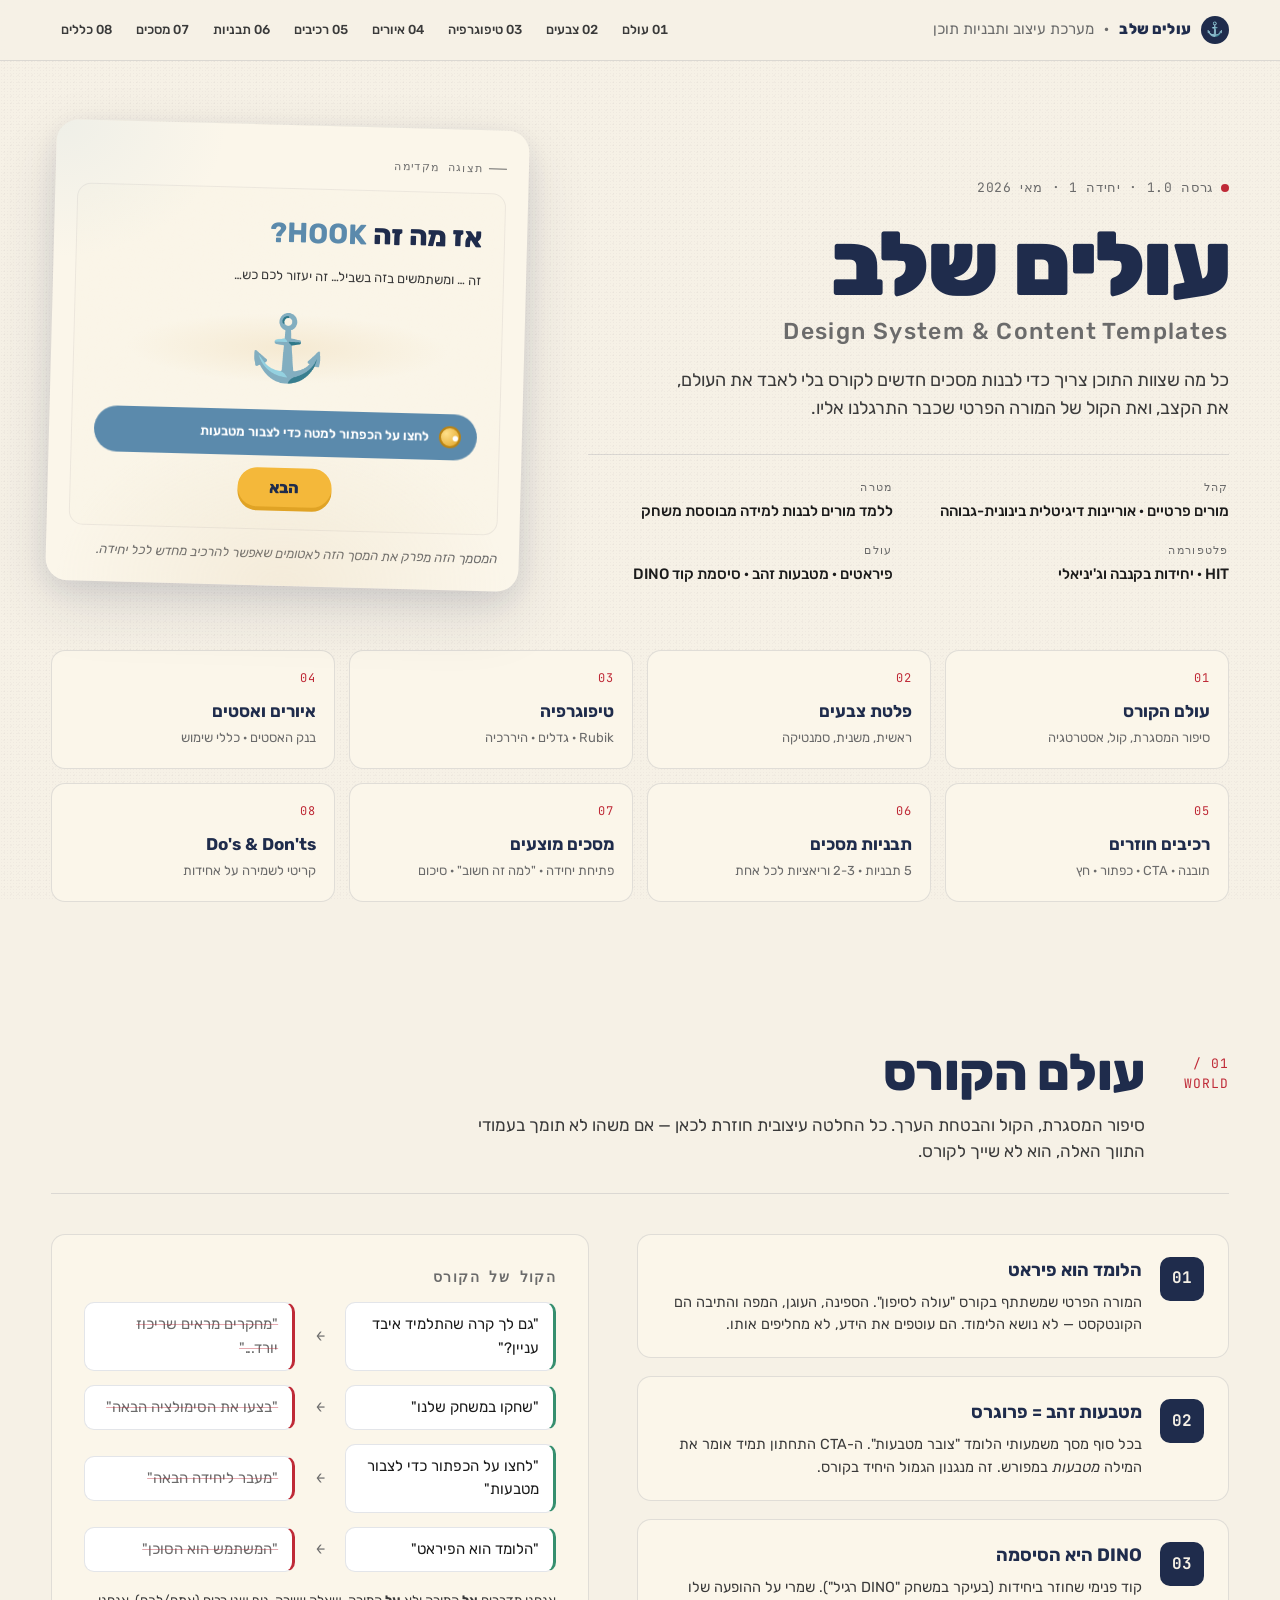
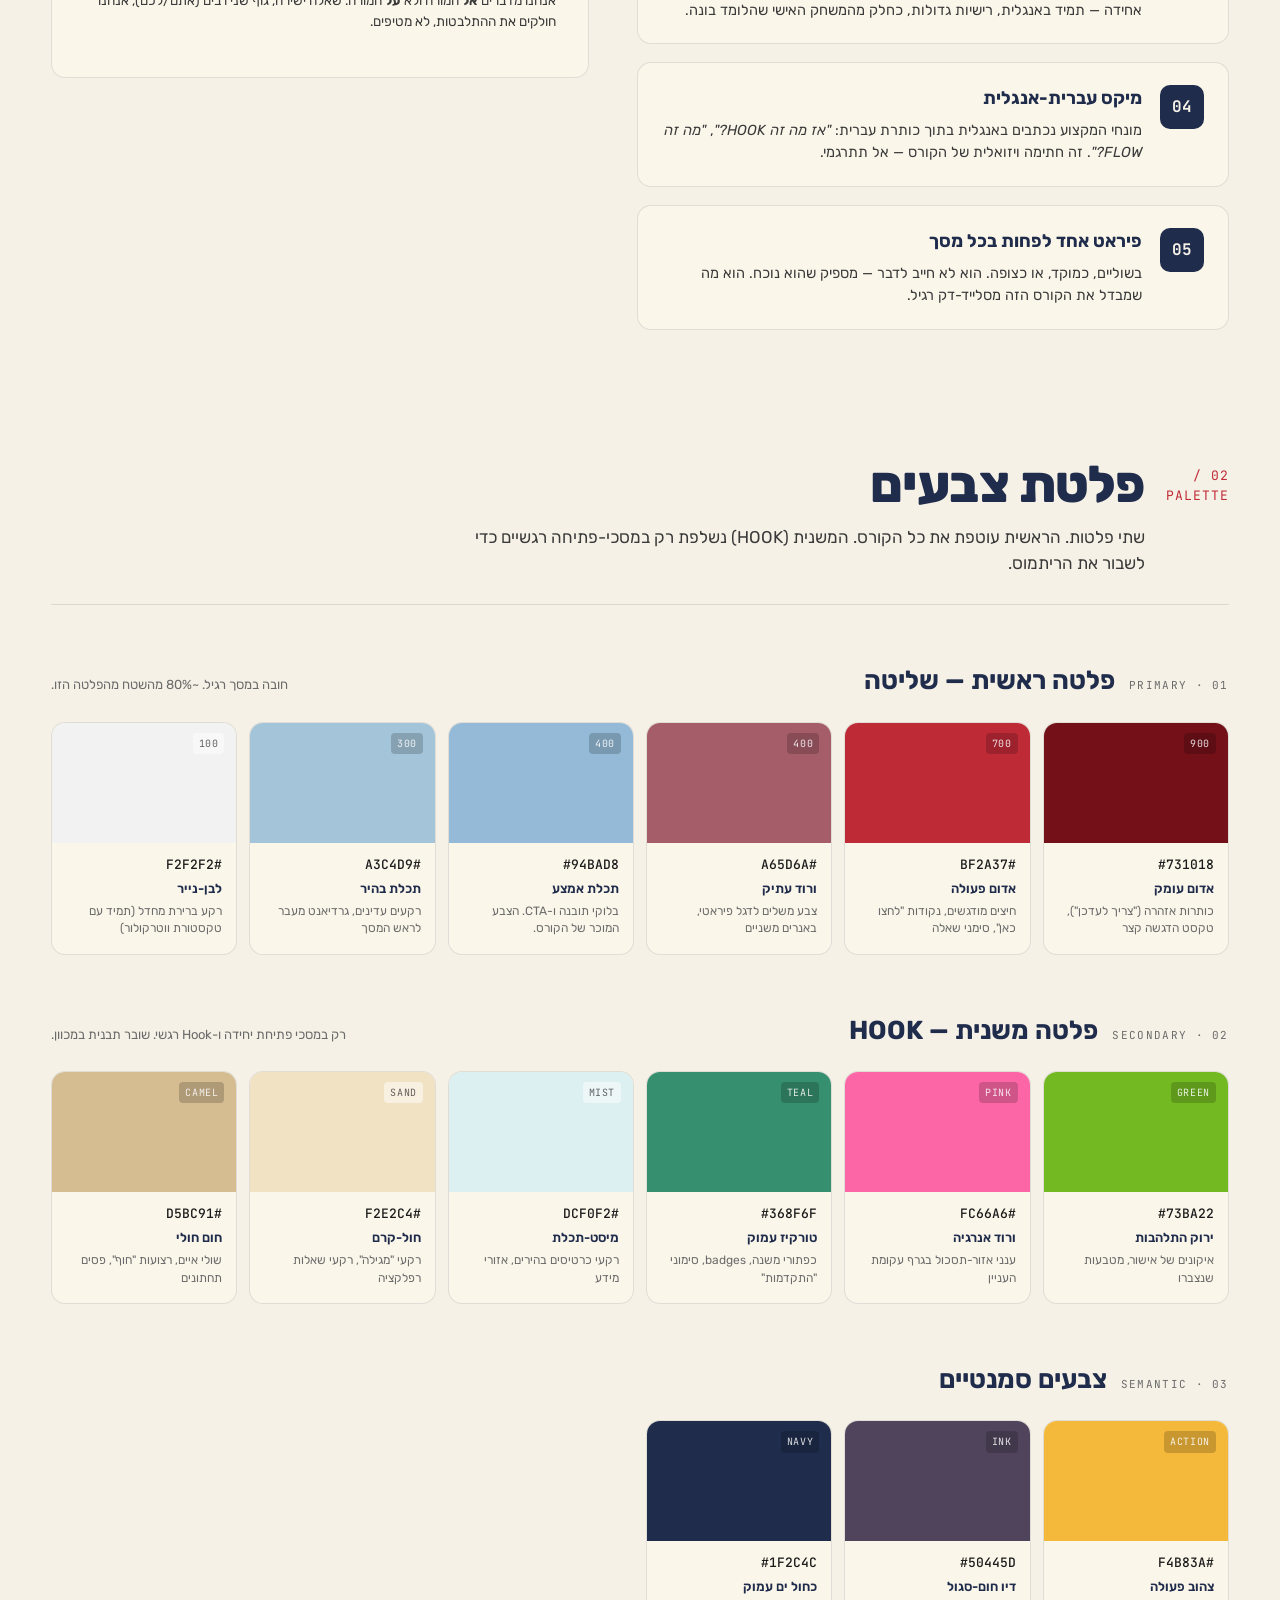
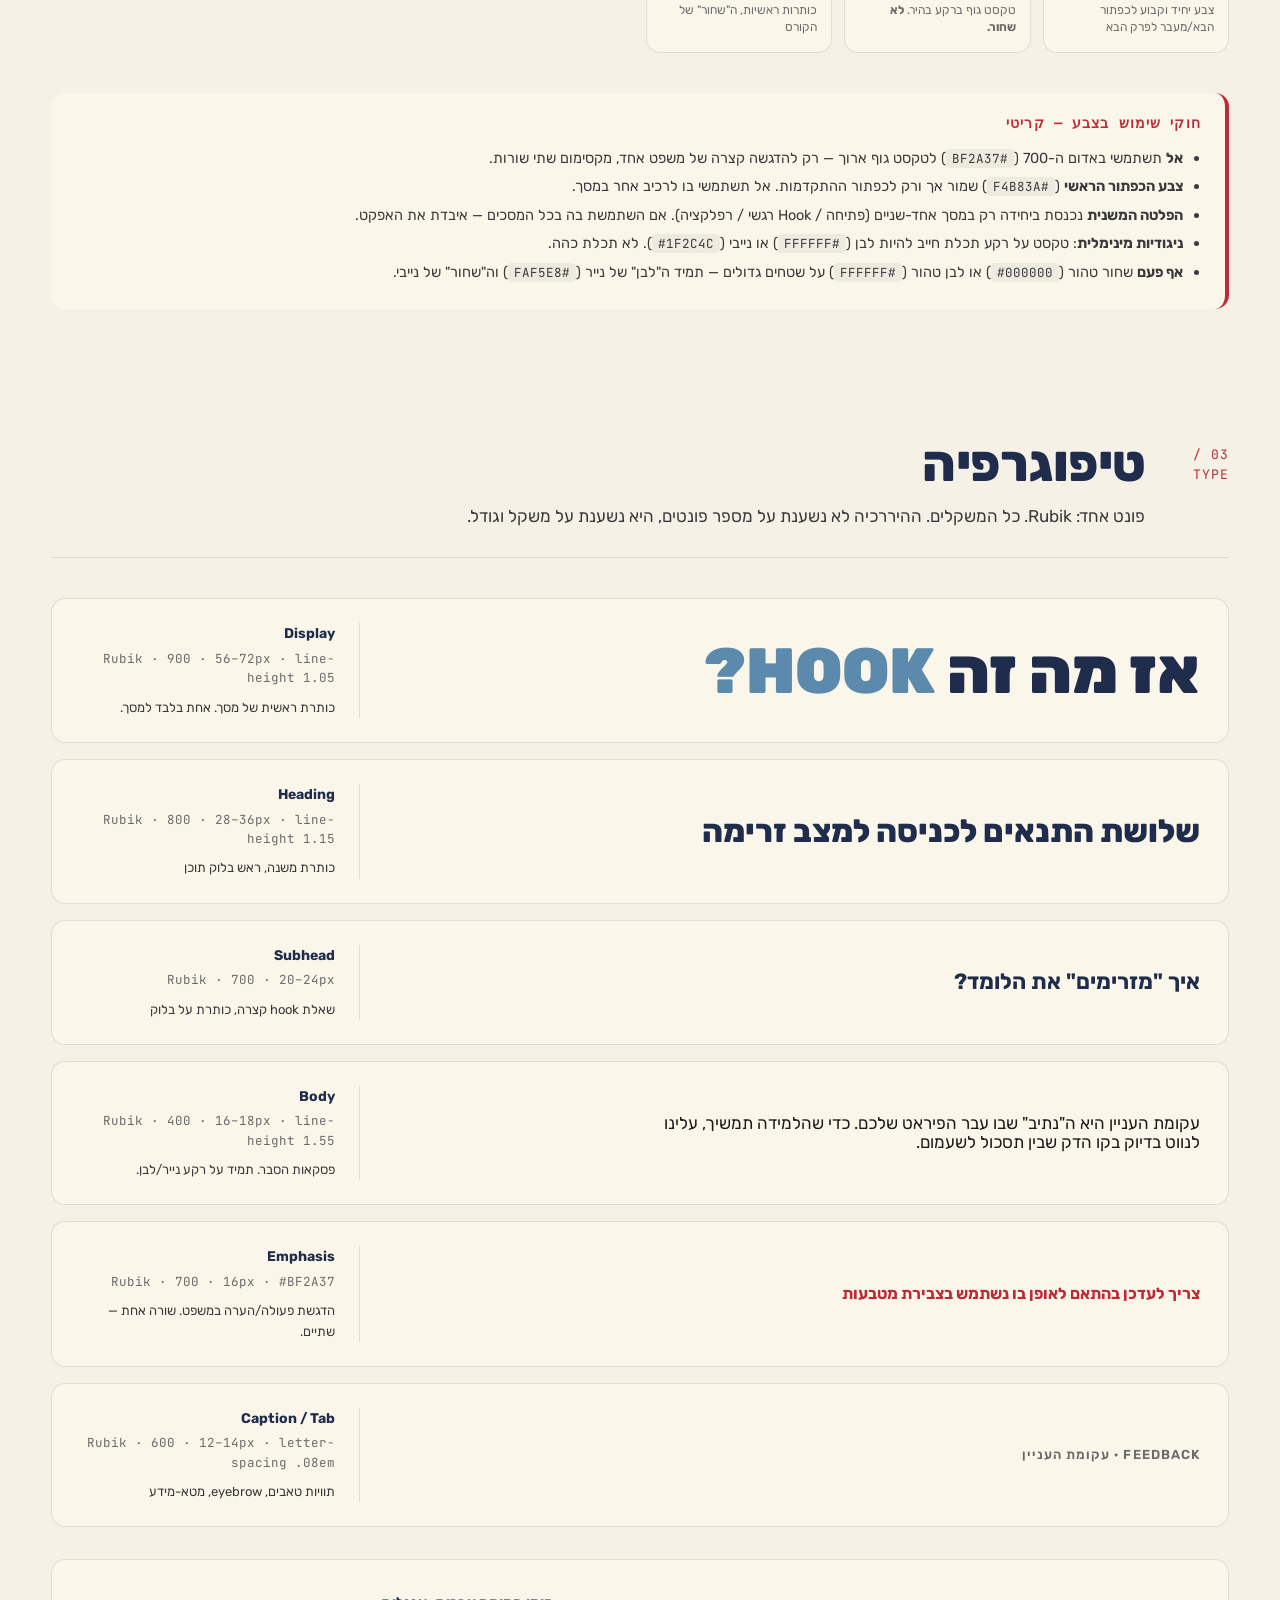
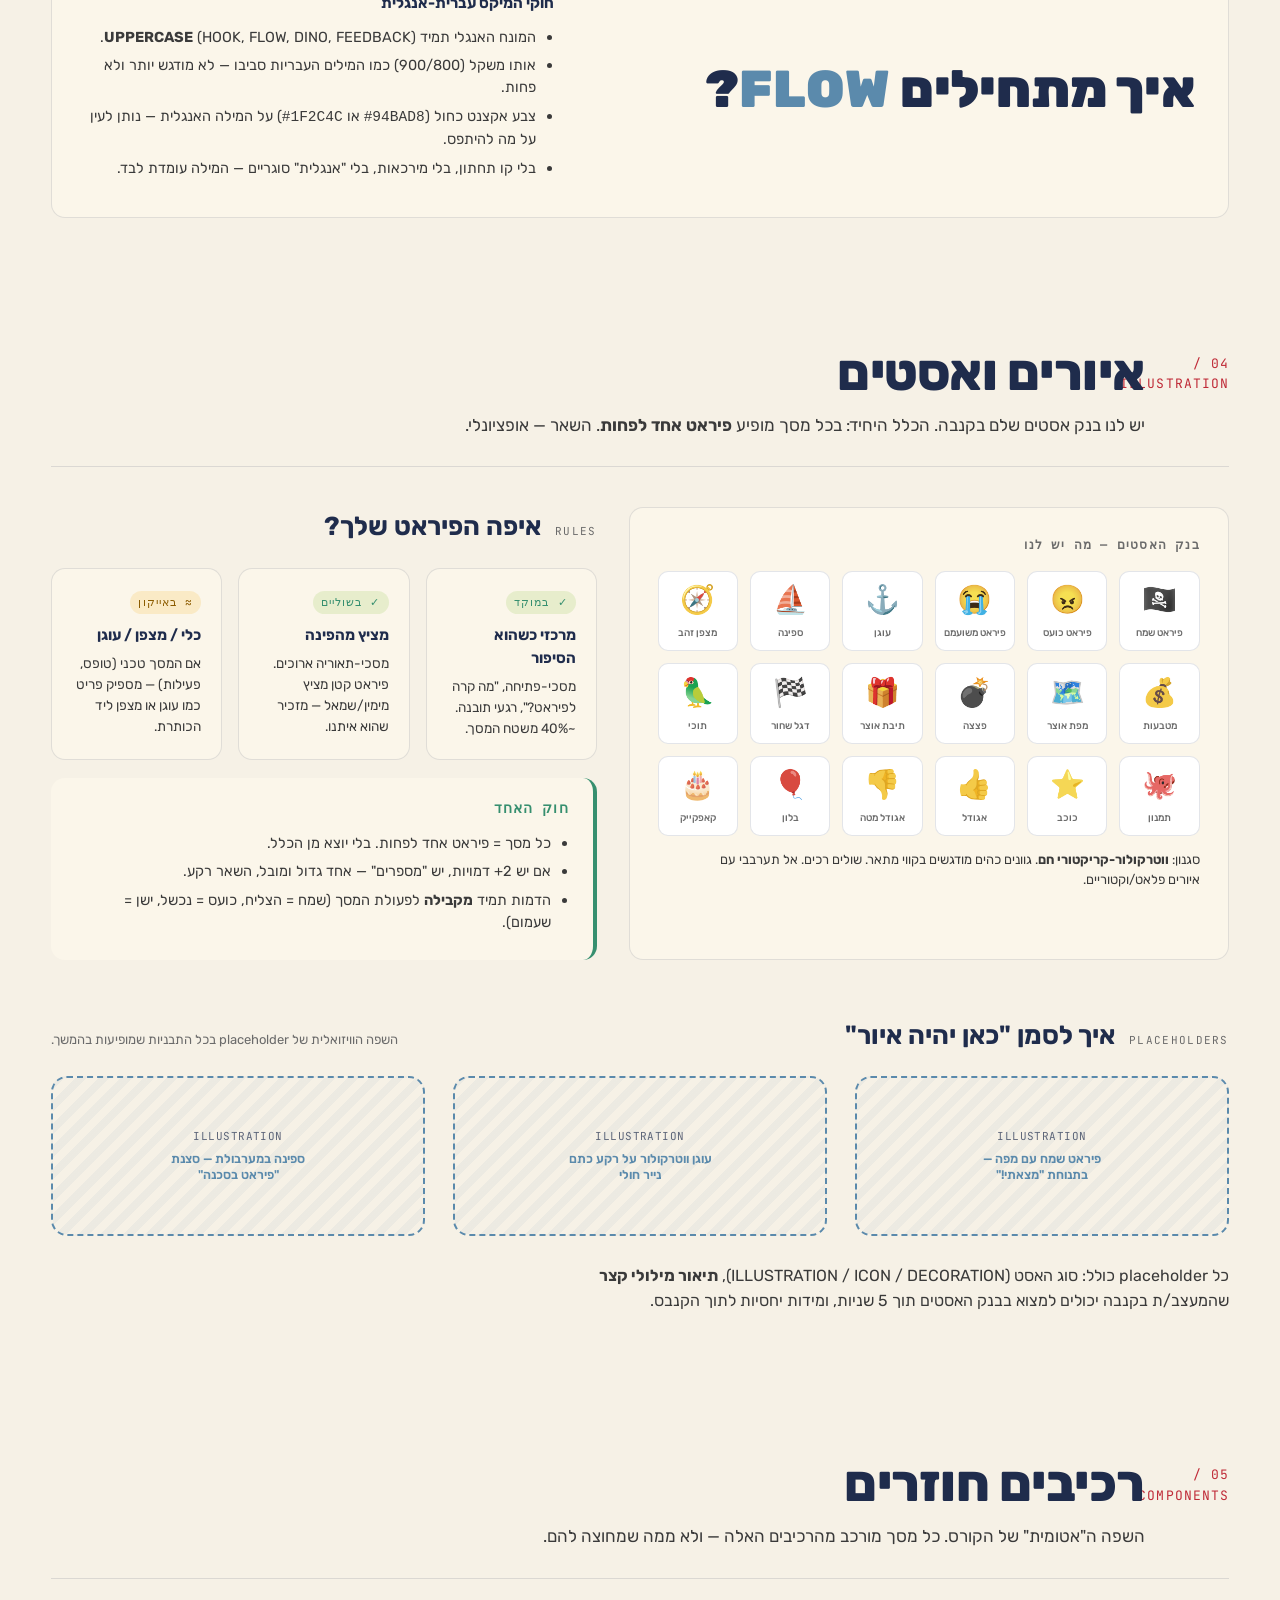
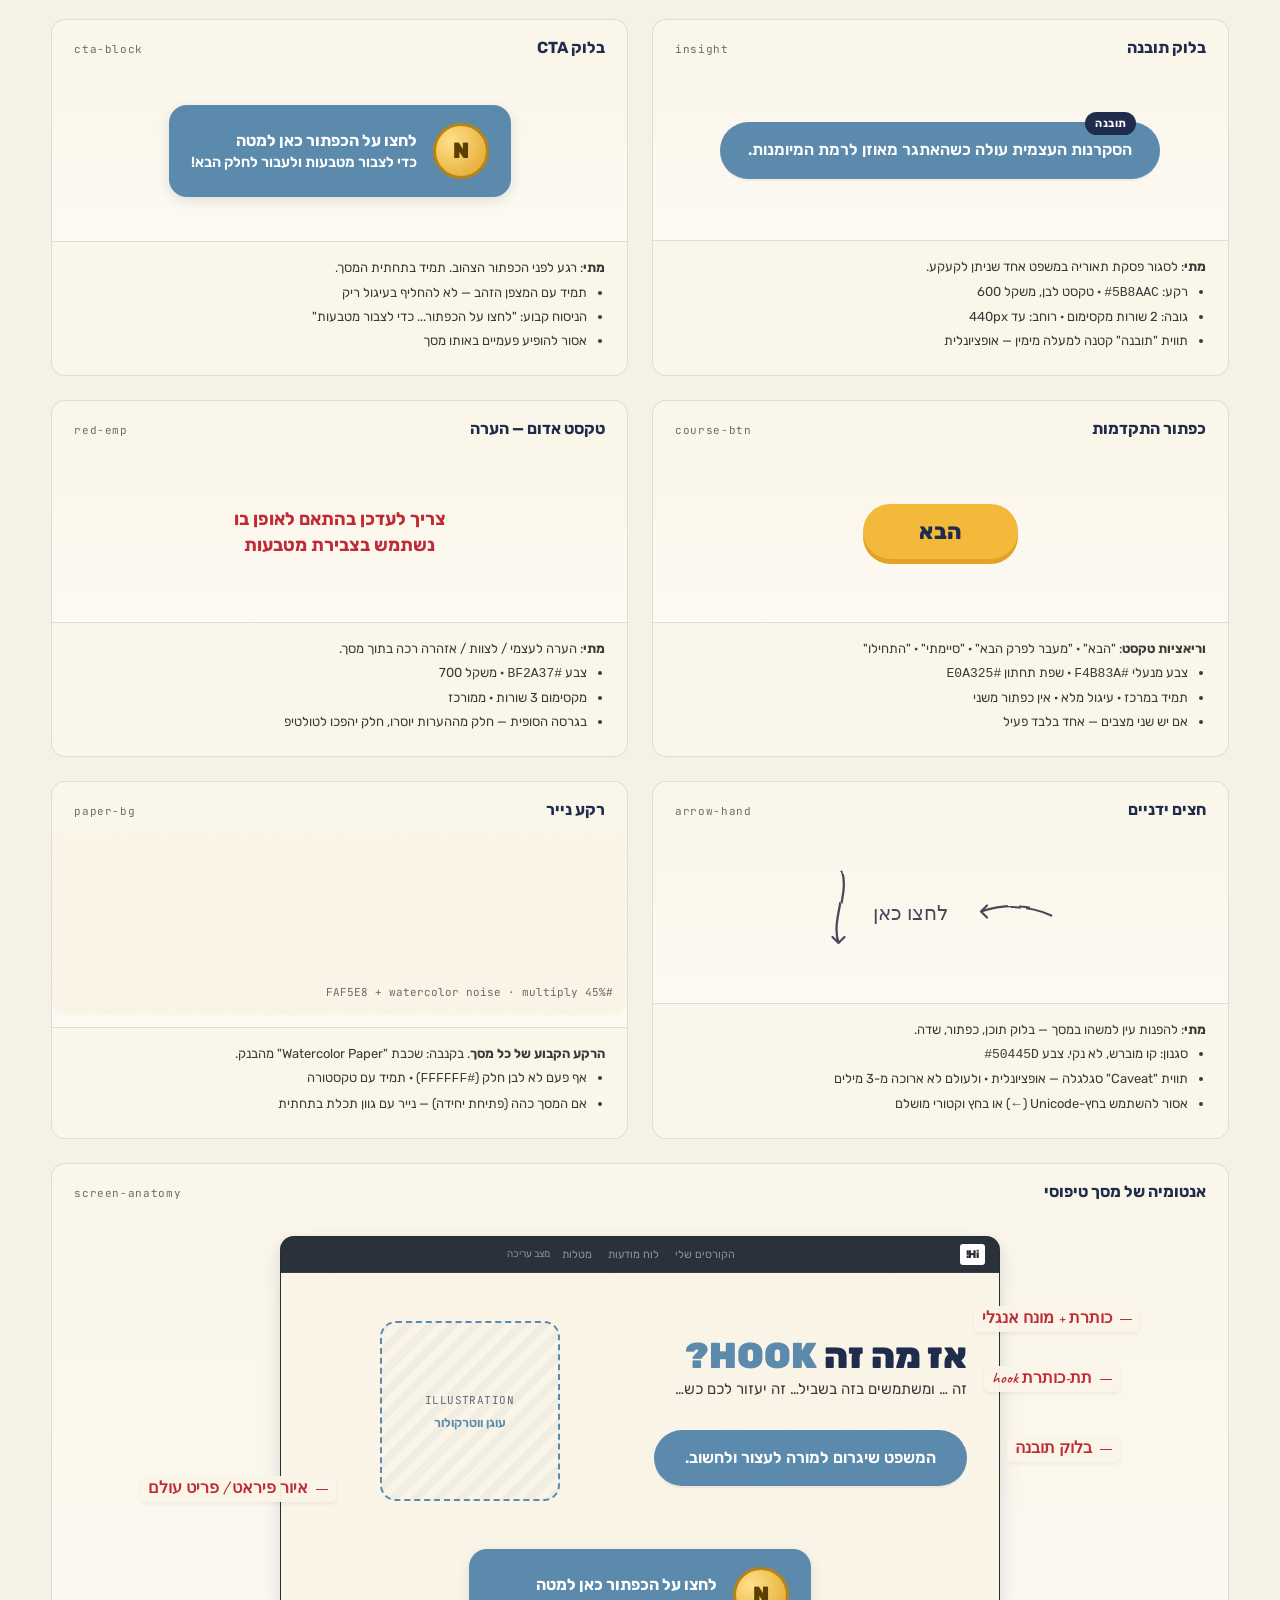
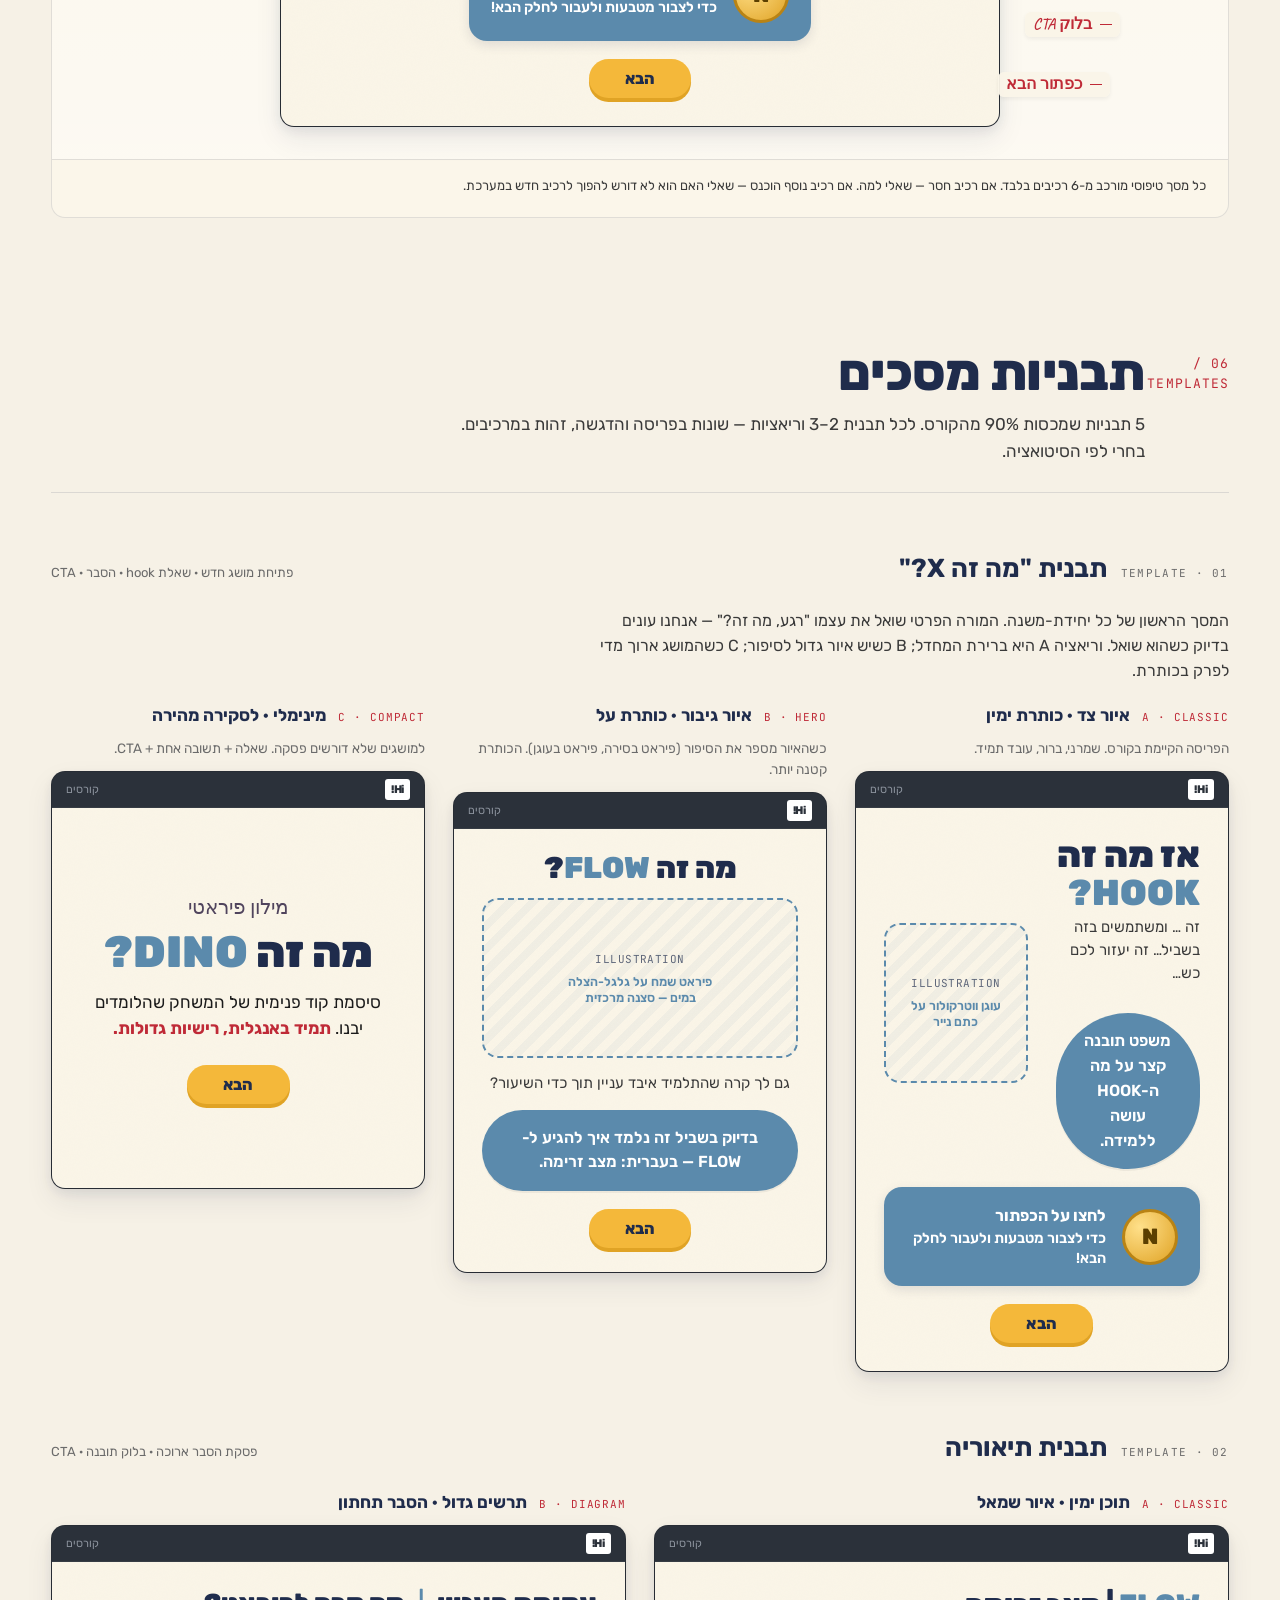
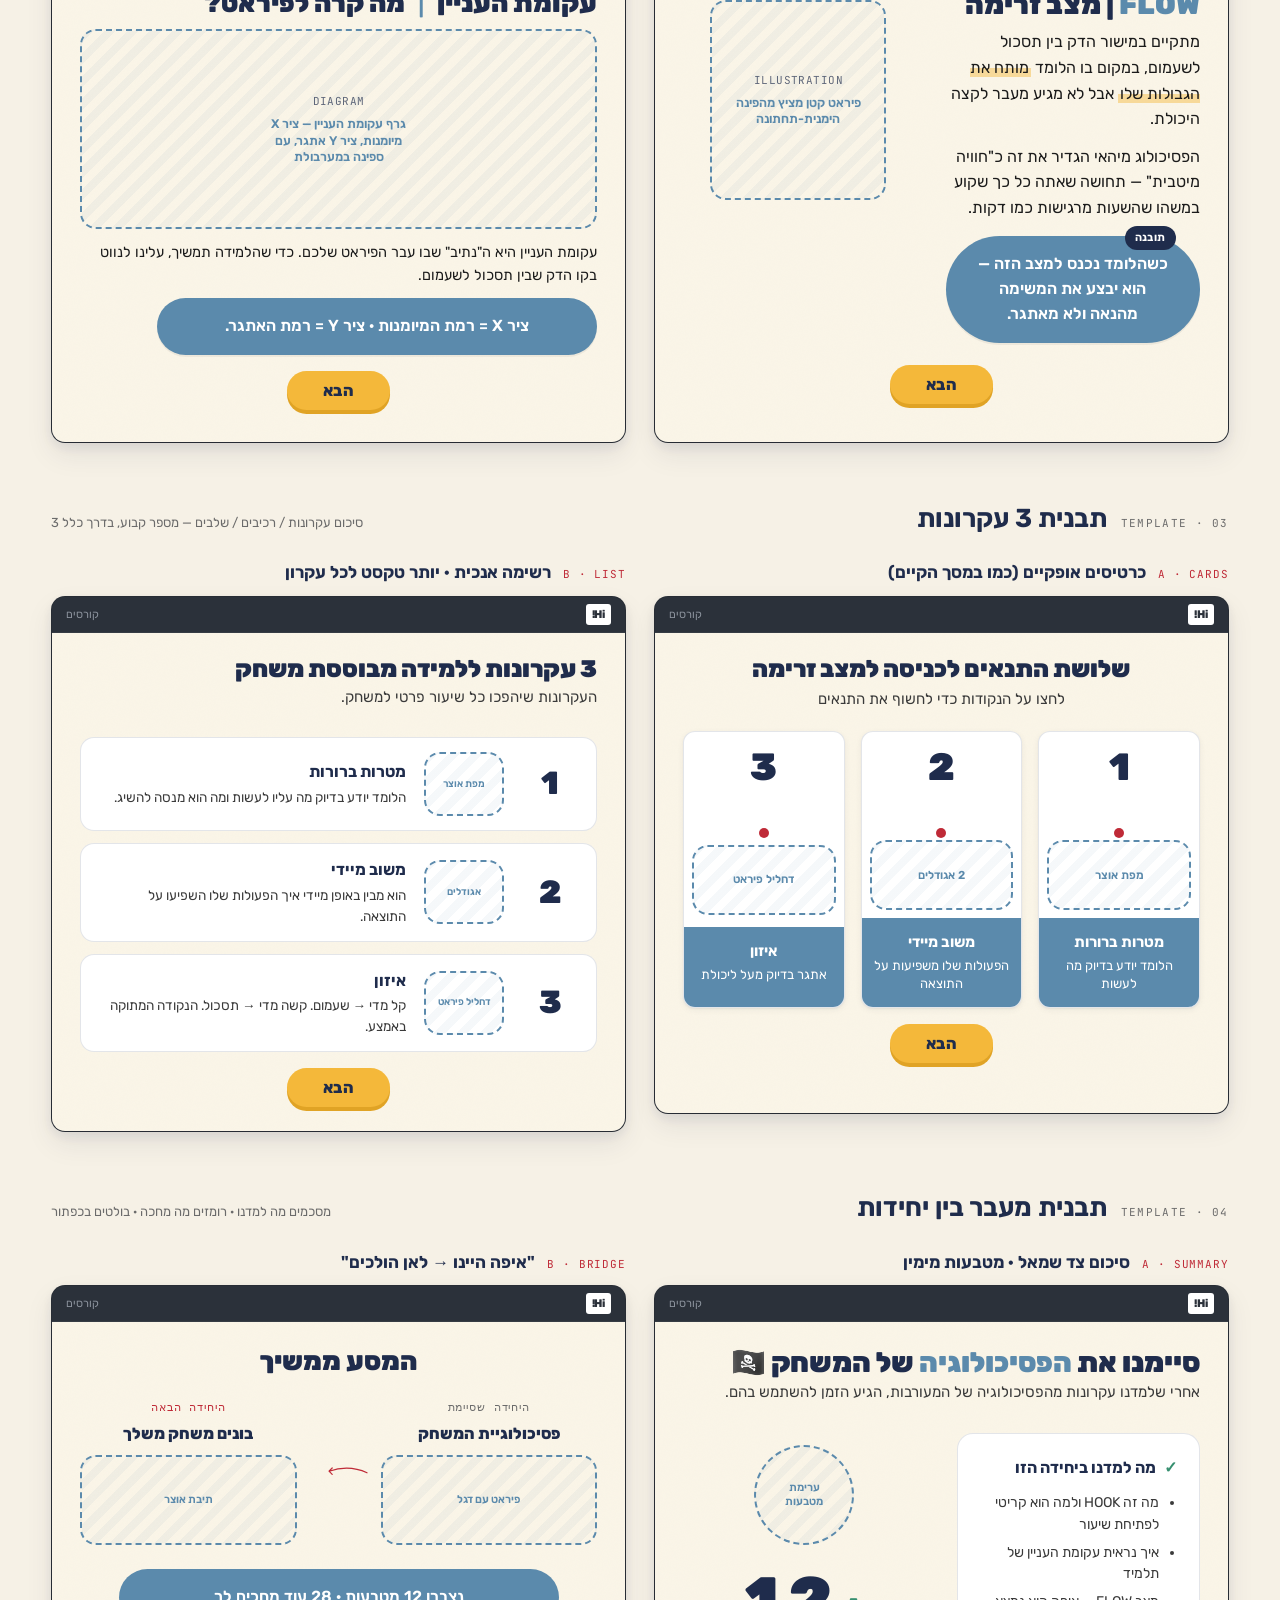
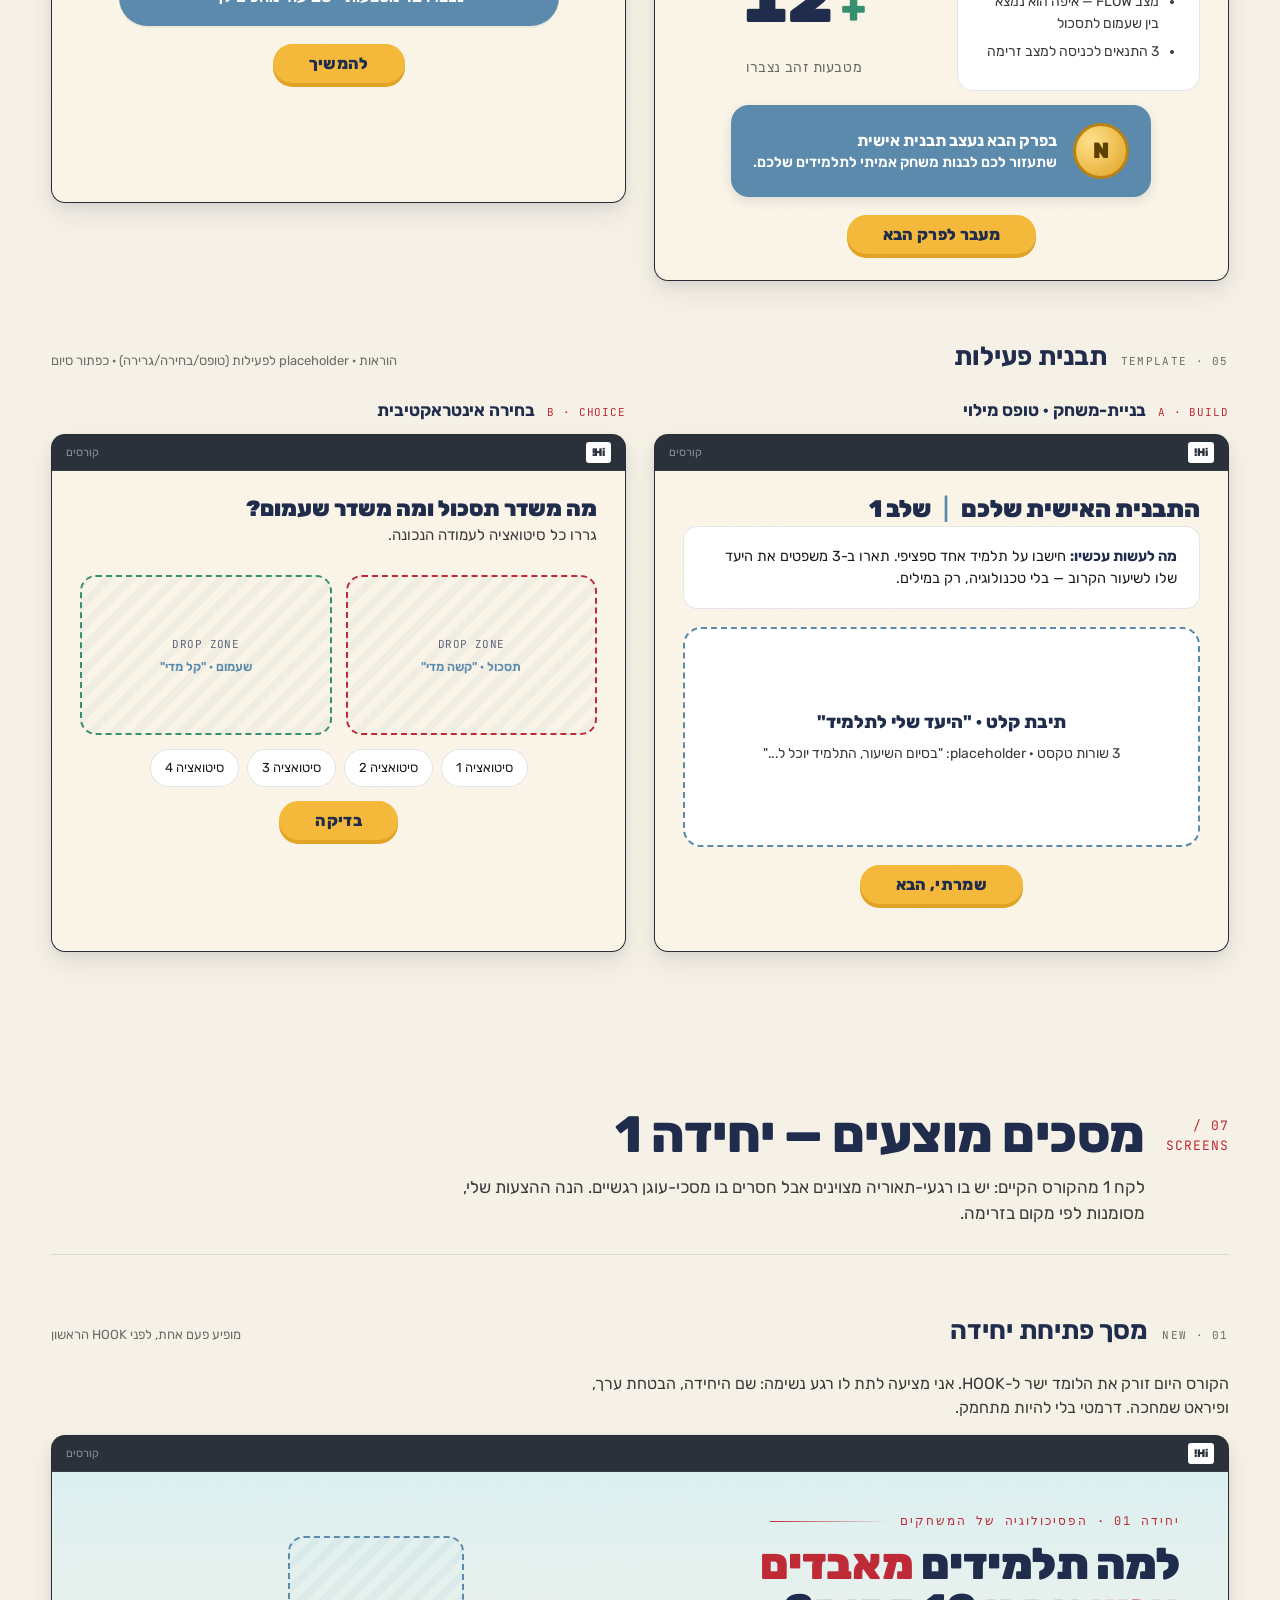
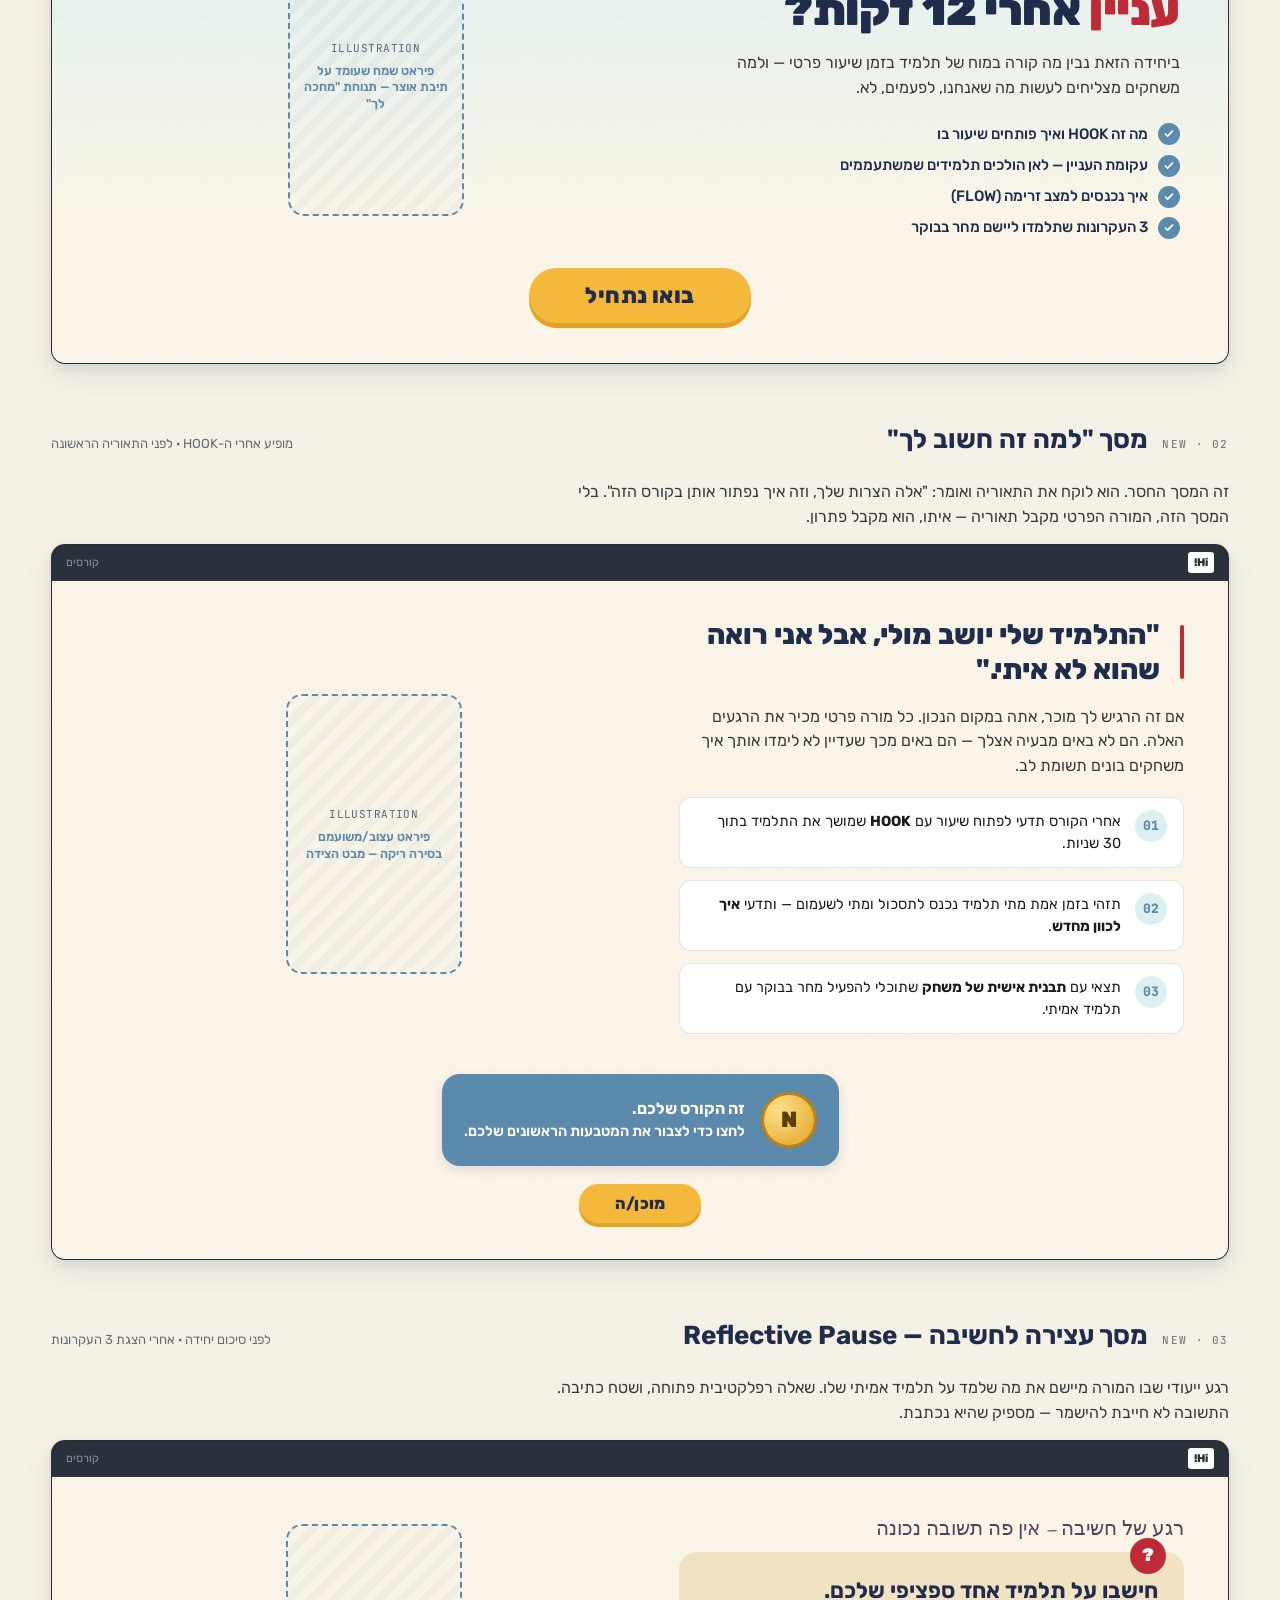
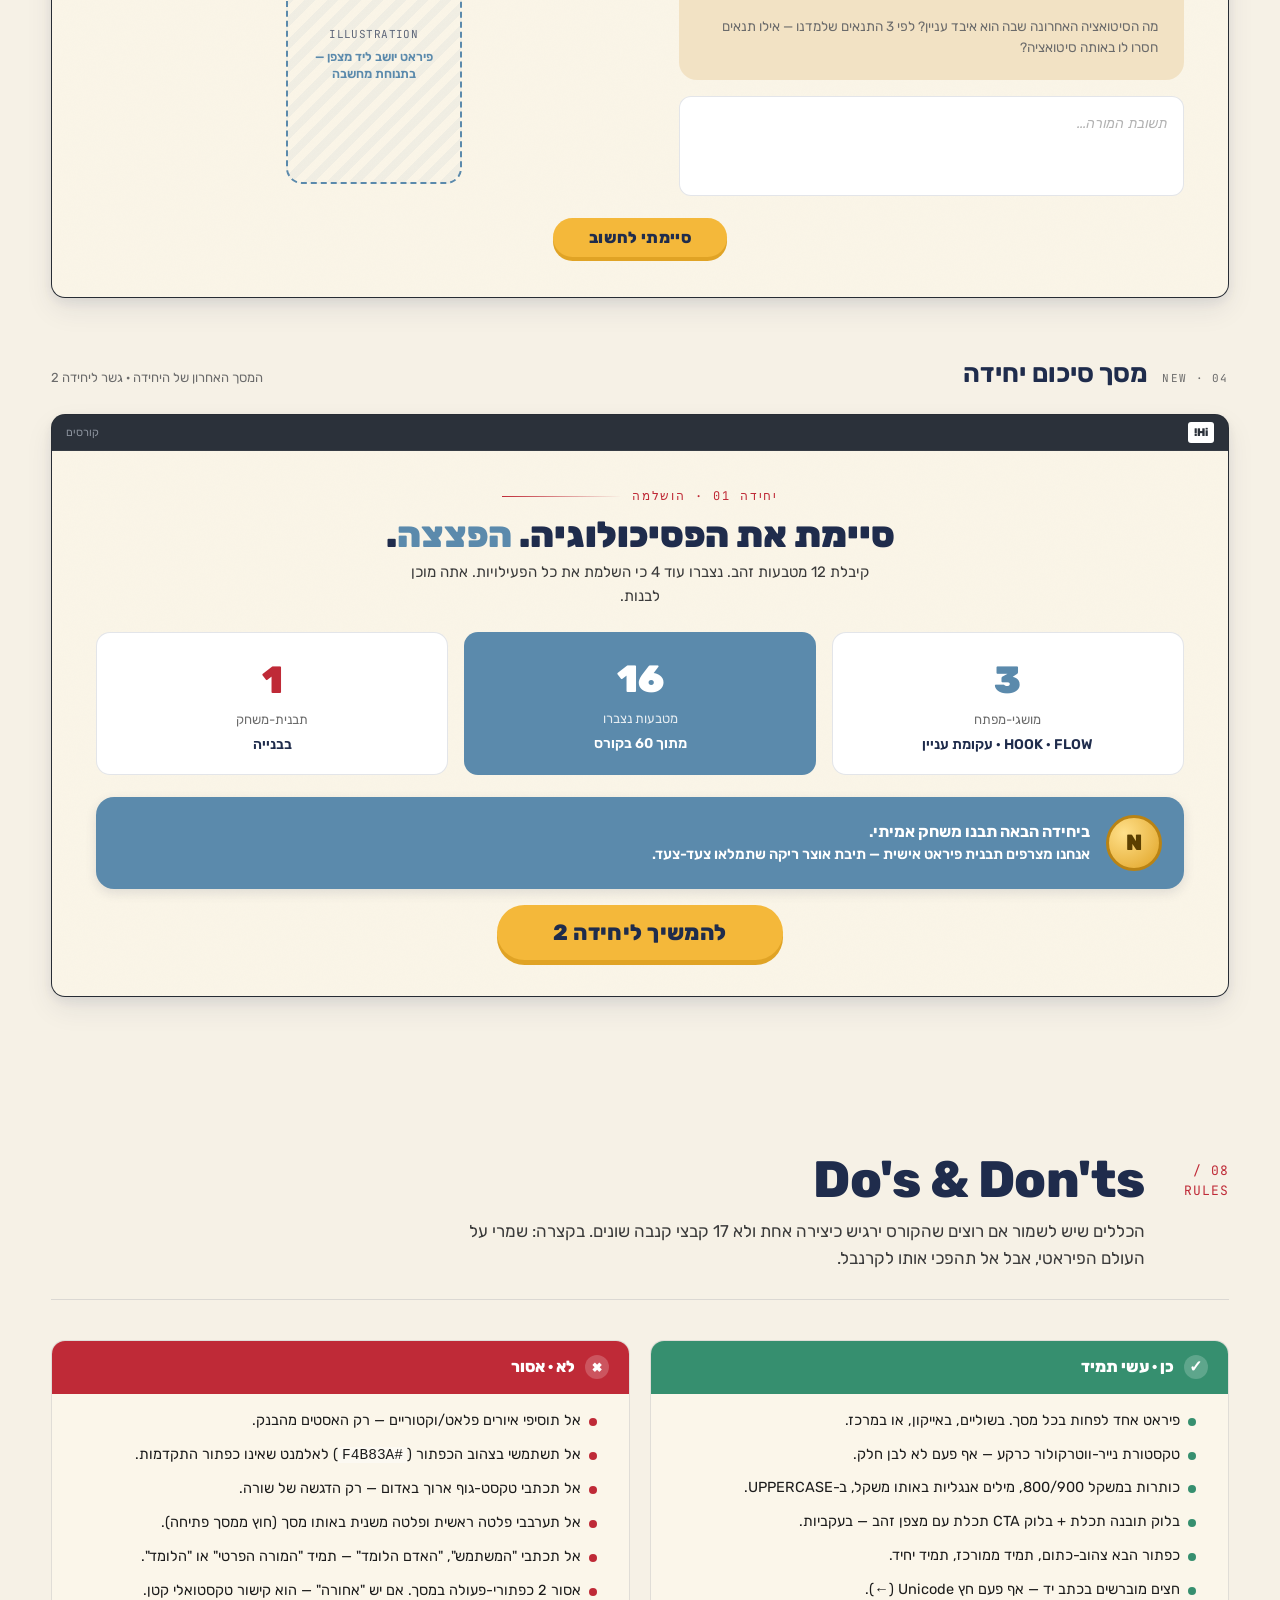
<file: index.html>
<!DOCTYPE html>
<html lang="he" dir="rtl">
<head>
<meta charset="UTF-8">
<meta name="viewport" content="width=device-width, initial-scale=1">
<title>עולים שלב · מערכת עיצוב ותבניות תוכן</title>
<link rel="preconnect" href="https://fonts.googleapis.com">
<link rel="preconnect" href="https://fonts.gstatic.com" crossorigin>
<link href="https://fonts.googleapis.com/css2?family=Rubik:ital,wght@0,300..900;1,300..900&family=Caveat:wght@400..700&family=JetBrains+Mono:wght@400;500&display=swap" rel="stylesheet">
<link rel="stylesheet" href="styles.css">
</head>
<body>

<!-- ============= PAPER TEXTURE (used as background fill via filter url(#paper)) ============= -->
<svg width="0" height="0" style="position:absolute" aria-hidden="true">
  <defs>
    <filter id="paper" x="0" y="0" width="100%" height="100%">
      <feTurbulence type="fractalNoise" baseFrequency="0.85" numOctaves="2" seed="3"/>
      <feColorMatrix values="0 0 0 0 0.95
                             0 0 0 0 0.92
                             0 0 0 0 0.86
                             0 0 0 0.07 0"/>
      <feComposite in2="SourceGraphic" operator="in"/>
    </filter>
    <filter id="paperDeep">
      <feTurbulence type="fractalNoise" baseFrequency="0.9" numOctaves="2" seed="7"/>
      <feColorMatrix values="0 0 0 0 0.9
                             0 0 0 0 0.84
                             0 0 0 0 0.74
                             0 0 0 0.13 0"/>
    </filter>
    <filter id="watercolorEdge" x="-10%" y="-10%" width="120%" height="120%">
      <feTurbulence type="fractalNoise" baseFrequency="0.012" numOctaves="2" seed="5"/>
      <feDisplacementMap in="SourceGraphic" scale="9"/>
    </filter>
    <!-- A hand-drawn arrow shape, used by <use href="#arrowR"> -->
    <symbol id="arrowR" viewBox="0 0 120 40">
      <path d="M5 22 C 35 8, 70 8, 100 18 L 92 10 M 100 18 L 92 26"
            fill="none" stroke="currentColor" stroke-width="3"
            stroke-linecap="round" stroke-linejoin="round"
            filter="url(#watercolorEdge)"/>
    </symbol>
    <symbol id="arrowDown" viewBox="0 0 40 120">
      <path d="M22 5 C 30 35, 8 70, 18 100 L 10 92 M 18 100 L 26 92"
            fill="none" stroke="currentColor" stroke-width="3"
            stroke-linecap="round" stroke-linejoin="round"
            filter="url(#watercolorEdge)"/>
    </symbol>
  </defs>
</svg>

<!-- ============= TOP RIBBON ============= -->
<header class="ribbon">
  <div class="ribbon-inner">
    <div class="brand">
      <span class="brand-mark" aria-hidden="true">⚓</span>
      <span class="brand-name">עולים שלב</span>
      <span class="brand-sep">·</span>
      <span class="brand-doc">מערכת עיצוב ותבניות תוכן</span>
    </div>
    <nav class="anchor-nav">
      <a href="#world">01 עולם</a>
      <a href="#palette">02 צבעים</a>
      <a href="#type">03 טיפוגרפיה</a>
      <a href="#illus">04 איורים</a>
      <a href="#components">05 רכיבים</a>
      <a href="#templates">06 תבניות</a>
      <a href="#screens">07 מסכים</a>
      <a href="#rules">08 כללים</a>
    </nav>
  </div>
</header>

<!-- ============= COVER ============= -->
<section class="cover">
  <div class="cover-grid">
    <div class="cover-text">
      <div class="eyebrow">
        <span class="dot"></span>
        <span>גרסה 1.0 · יחידה 1 · מאי 2026</span>
      </div>
      <h1 class="cover-title">
        <span class="line-1">עולים שלב</span>
        <span class="line-2">Design System &amp; Content Templates</span>
      </h1>
      <p class="cover-lede">
        כל מה שצוות התוכן צריך כדי לבנות מסכים חדשים לקורס בלי לאבד את העולם, את הקצב, ואת הקול של המורה הפרטי שכבר התרגלנו אליו.
      </p>
      <ul class="cover-meta">
        <li><span class="k">קהל</span><span class="v">מורים פרטיים · אוריינות דיגיטלית בינונית-גבוהה</span></li>
        <li><span class="k">מטרה</span><span class="v">ללמד מורים לבנות למידה מבוססת משחק</span></li>
        <li><span class="k">פלטפורמה</span><span class="v">HIT · יחידות בקנבה וג'יניאלי</span></li>
        <li><span class="k">עולם</span><span class="v">פיראטים · מטבעות זהב · סיסמת קוד DINO</span></li>
      </ul>
    </div>
    <aside class="cover-card">
      <div class="cover-card-paper">
        <div class="cover-card-tag">תצוגה מקדימה</div>
        <div class="cover-card-screen">
          <div class="mini-screen mini-screen--hook">
            <div class="mini-title">אז מה זה <strong>HOOK?</strong></div>
            <div class="mini-sub">זה … ומשתמשים בזה בשביל… זה יעזור לכם כש…</div>
            <div class="mini-illus" data-illus="עוגן ווטרקולור על רקע כתם נייר">⚓</div>
            <div class="mini-cta">
              <span class="coin" aria-hidden="true">●</span>
              לחצו על הכפתור למטה כדי לצבור מטבעות
            </div>
            <button class="mini-btn">הבא</button>
          </div>
        </div>
        <div class="cover-card-caption">
          המסמך הזה מפרק את המסך הזה לאטומים שאפשר להרכיב מחדש לכל יחידה.
        </div>
      </div>
    </aside>
  </div>

  <div class="cover-toc">
    <a class="toc-card" href="#world"><span class="toc-num">01</span><span class="toc-title">עולם הקורס</span><span class="toc-sub">סיפור המסגרת, קול, אסטרטגיה</span></a>
    <a class="toc-card" href="#palette"><span class="toc-num">02</span><span class="toc-title">פלטת צבעים</span><span class="toc-sub">ראשית, משנית, סמנטיקה</span></a>
    <a class="toc-card" href="#type"><span class="toc-num">03</span><span class="toc-title">טיפוגרפיה</span><span class="toc-sub">Rubik · גדלים · היררכיה</span></a>
    <a class="toc-card" href="#illus"><span class="toc-num">04</span><span class="toc-title">איורים ואסטים</span><span class="toc-sub">בנק האסטים · כללי שימוש</span></a>
    <a class="toc-card" href="#components"><span class="toc-num">05</span><span class="toc-title">רכיבים חוזרים</span><span class="toc-sub">תובנה · CTA · כפתור · חץ</span></a>
    <a class="toc-card" href="#templates"><span class="toc-num">06</span><span class="toc-title">תבניות מסכים</span><span class="toc-sub">5 תבניות · 2-3 וריאציות לכל אחת</span></a>
    <a class="toc-card" href="#screens"><span class="toc-num">07</span><span class="toc-title">מסכים מוצעים</span><span class="toc-sub">פתיחת יחידה · "למה זה חשוב" · סיכום</span></a>
    <a class="toc-card" href="#rules"><span class="toc-num">08</span><span class="toc-title">Do's &amp; Don'ts</span><span class="toc-sub">קריטי לשמירה על אחידות</span></a>
  </div>
</section>

<main id="main-content">

<!-- ============================================================
     SECTION 01 — WORLD OF THE COURSE
     ============================================================ -->
<section class="part" id="world">
  <header class="part-head">
    <div class="part-num">01 / WORLD</div>
    <div>
      <h2>עולם הקורס</h2>
      <p class="lede">סיפור המסגרת, הקול והבטחת הערך. כל החלטה עיצובית חוזרת לכאן — אם משהו לא תומך בעמודי התווך האלה, הוא לא שייך לקורס.</p>
    </div>
  </header>

  <div class="world-grid">
    <div class="world-pillars">
      <div class="pillar">
        <div class="pillar-num">01</div>
        <div>
          <h4>הלומד הוא פיראט</h4>
          <p>המורה הפרטי שמשתתף בקורס "עולה לסיפון". הספינה, העוגן, המפה והתיבה הם הקונטקסט — לא נושא הלימוד. הם עוטפים את הידע, לא מחליפים אותו.</p>
        </div>
      </div>
      <div class="pillar">
        <div class="pillar-num">02</div>
        <div>
          <h4>מטבעות זהב = פרוגרס</h4>
          <p>בכל סוף מסך משמעותי הלומד "צובר מטבעות". ה-CTA התחתון תמיד אומר את המילה <em>מטבעות</em> במפורש. זה מנגנון הגמול היחיד בקורס.</p>
        </div>
      </div>
      <div class="pillar">
        <div class="pillar-num">03</div>
        <div>
          <h4>DINO היא הסיסמה</h4>
          <p>קוד פנימי שחוזר ביחידות (בעיקר במשחק "DINO רגיל"). שמרי על ההופעה שלו אחידה — תמיד באנגלית, רישיות גדולות, כחלק מהמשחק האישי שהלומד בונה.</p>
        </div>
      </div>
      <div class="pillar">
        <div class="pillar-num">04</div>
        <div>
          <h4>מיקס עברית-אנגלית</h4>
          <p>מונחי המקצוע נכתבים באנגלית בתוך כותרת עברית: <em>"אז מה זה HOOK?"</em>, <em>"מה זה FLOW?"</em>. זה חתימה ויזואלית של הקורס — אל תתרגמי.</p>
        </div>
      </div>
      <div class="pillar">
        <div class="pillar-num">05</div>
        <div>
          <h4>פיראט אחד לפחות בכל מסך</h4>
          <p>בשוליים, כמוקד, או כצופה. הוא לא חייב לדבר — מספיק שהוא נוכח. הוא מה שמבדל את הקורס הזה מסלייד-דק רגיל.</p>
        </div>
      </div>
    </div>

    <aside class="world-voice">
      <h4>הקול של הקורס</h4>
      <div class="voice-list">
        <div class="voice-row">
          <div class="voice-good">"גם לך קרה שהתלמיד איבד עניין?"</div>
          <div class="voice-arrow">←</div>
          <div class="voice-bad">"מחקרים מראים שריכוז יורד..."</div>
        </div>
        <div class="voice-row">
          <div class="voice-good">"שחקו במשחק שלנו"</div>
          <div class="voice-arrow">←</div>
          <div class="voice-bad">"בצעו את הסימולציה הבאה"</div>
        </div>
        <div class="voice-row">
          <div class="voice-good">"לחצו על הכפתור כדי לצבור מטבעות"</div>
          <div class="voice-arrow">←</div>
          <div class="voice-bad">"מעבר ליחידה הבאה"</div>
        </div>
        <div class="voice-row">
          <div class="voice-good">"הלומד הוא הפיראט"</div>
          <div class="voice-arrow">←</div>
          <div class="voice-bad">"המשתמש הוא הסוכן"</div>
        </div>
      </div>
      <p class="body-copy" style="margin-top:18px; font-size:13.5px;">
        אנחנו מדברים <strong>אל</strong> המורה ולא <strong>על</strong> המורה. שאלה ישירה, גוף שני רבים (אתם/לכם), אנחנו חולקים את ההתלבטות, לא מטיפים.
      </p>
    </aside>
  </div>
</section>

<!-- ============================================================
     SECTION 02 — PALETTE
     ============================================================ -->
<section class="part" id="palette">
  <header class="part-head">
    <div class="part-num">02 / PALETTE</div>
    <div>
      <h2>פלטת צבעים</h2>
      <p class="lede">שתי פלטות. הראשית עוטפת את כל הקורס. המשנית (HOOK) נשלפת רק במסכי-פתיחה רגשיים כדי לשבור את הריתמוס.</p>
    </div>
  </header>

  <div class="palette-group">
    <div class="sub-head">
      <span class="tag">PRIMARY · 01</span>
      <h3>פלטה ראשית — שליטה</h3>
      <span class="note">חובה במסך רגיל. ~80% מהשטח מהפלטה הזו.</span>
    </div>
    <div class="palette-grid">
      <div class="swatch"><div class="chip" style="--c:#731018" data-label="900"></div>
        <div class="meta"><span class="hex">#731018</span><span class="role">אדום עומק</span><span class="use">כותרות אזהרה ("צריך לעדכן"), טקסט הדגשה קצר</span></div></div>
      <div class="swatch"><div class="chip" style="--c:#BF2A37" data-label="700"></div>
        <div class="meta"><span class="hex">#BF2A37</span><span class="role">אדום פעולה</span><span class="use">חיצים מודגשים, נקודות "לחצו כאן", סימני שאלה</span></div></div>
      <div class="swatch"><div class="chip" style="--c:#A65D6A" data-label="400"></div>
        <div class="meta"><span class="hex">#A65D6A</span><span class="role">ורוד עתיק</span><span class="use">צבע משלים לדגל פיראטי, באנרים משניים</span></div></div>
      <div class="swatch"><div class="chip" style="--c:#94BAD8" data-label="400"></div>
        <div class="meta"><span class="hex">#94BAD8</span><span class="role">תכלת אמצע</span><span class="use">בלוקי תובנה ו-CTA. הצבע המוכר של הקורס.</span></div></div>
      <div class="swatch"><div class="chip" style="--c:#A3C4D9" data-label="300"></div>
        <div class="meta"><span class="hex">#A3C4D9</span><span class="role">תכלת בהיר</span><span class="use">רקעים עדינים, גרדיאנט מעבר לראש המסך</span></div></div>
      <div class="swatch light"><div class="chip" style="--c:#F2F2F2" data-label="100"></div>
        <div class="meta"><span class="hex">#F2F2F2</span><span class="role">לבן-נייר</span><span class="use">רקע ברירת מחדל (תמיד עם טקסטורת ווטרקולור)</span></div></div>
    </div>
  </div>

  <div class="palette-group">
    <div class="sub-head">
      <span class="tag">SECONDARY · 02</span>
      <h3>פלטה משנית — HOOK</h3>
      <span class="note">רק במסכי פתיחת יחידה ו-Hook רגשי. שובר תבנית במכוון.</span>
    </div>
    <div class="palette-grid">
      <div class="swatch"><div class="chip" style="--c:#73BA22" data-label="GREEN"></div>
        <div class="meta"><span class="hex">#73BA22</span><span class="role">ירוק התלהבות</span><span class="use">איקונים של אישור, מטבעות שנצברו</span></div></div>
      <div class="swatch"><div class="chip" style="--c:#FC66A6" data-label="PINK"></div>
        <div class="meta"><span class="hex">#FC66A6</span><span class="role">ורוד אנרגיה</span><span class="use">ענני אזור-תסכול בגרף עקומת העניין</span></div></div>
      <div class="swatch"><div class="chip" style="--c:#368F6F" data-label="TEAL"></div>
        <div class="meta"><span class="hex">#368F6F</span><span class="role">טורקיז עמוק</span><span class="use">כפתורי משנה, badges, סימוני "התקדמות"</span></div></div>
      <div class="swatch light"><div class="chip" style="--c:#DCF0F2" data-label="MIST"></div>
        <div class="meta"><span class="hex">#DCF0F2</span><span class="role">מיסט-תכלת</span><span class="use">רקעי כרטיסים בהירים, אזורי מידע</span></div></div>
      <div class="swatch light"><div class="chip" style="--c:#F2E2C4" data-label="SAND"></div>
        <div class="meta"><span class="hex">#F2E2C4</span><span class="role">חול-קרם</span><span class="use">רקעי "מגילה", רקעי שאלות רפלקציה</span></div></div>
      <div class="swatch"><div class="chip" style="--c:#D5BC91" data-label="CAMEL"></div>
        <div class="meta"><span class="hex">#D5BC91</span><span class="role">חום חולי</span><span class="use">שולי איים, רצועות "חוף", פסים תחתונים</span></div></div>
    </div>
  </div>

  <div class="palette-group">
    <div class="sub-head">
      <span class="tag">SEMANTIC · 03</span>
      <h3>צבעים סמנטיים</h3>
    </div>
    <div class="palette-grid">
      <div class="swatch"><div class="chip" style="--c:#F4B83A" data-label="ACTION"></div>
        <div class="meta"><span class="hex">#F4B83A</span><span class="role">צהוב פעולה</span><span class="use">צבע יחיד וקבוע לכפתור הבא/מעבר לפרק הבא</span></div></div>
      <div class="swatch"><div class="chip" style="--c:#50445D" data-label="INK"></div>
        <div class="meta"><span class="hex">#50445D</span><span class="role">דיו חום-סגול</span><span class="use">טקסט גוף ברקע בהיר. <strong>לא שחור.</strong></span></div></div>
      <div class="swatch"><div class="chip" style="--c:#1F2C4C" data-label="NAVY"></div>
        <div class="meta"><span class="hex">#1F2C4C</span><span class="role">כחול ים עמוק</span><span class="use">כותרות ראשיות, ה"שחור" של הקורס</span></div></div>
    </div>
  </div>

  <div class="palette-rules">
    <h4>חוקי שימוש בצבע — קריטי</h4>
    <ul>
      <li><strong>אל</strong> תשתמשי באדום ה-700 (<code>#BF2A37</code>) לטקסט גוף ארוך — רק להדגשה קצרה של משפט אחד, מקסימום שתי שורות.</li>
      <li><strong>צבע הכפתור הראשי</strong> (<code>#F4B83A</code>) שמור אך ורק לכפתור ההתקדמות. אל תשתמשי בו לרכיב אחר במסך.</li>
      <li><strong>הפלטה המשנית</strong> נכנסת ביחידה רק במסך אחד-שניים (פתיחה / Hook רגשי / רפלקציה). אם השתמשת בה בכל המסכים — איבדת את האפקט.</li>
      <li><strong>ניגודיות מינימלית</strong>: טקסט על רקע תכלת חייב להיות לבן (<code>#FFFFFF</code>) או נייבי (<code>#1F2C4C</code>). לא תכלת כהה.</li>
      <li><strong>אף פעם</strong> שחור טהור (<code>#000000</code>) או לבן טהור (<code>#FFFFFF</code>) על שטחים גדולים — תמיד ה"לבן" של נייר (<code>#FAF5E8</code>) וה"שחור" של נייבי.</li>
    </ul>
  </div>
</section>

<!-- ============================================================
     SECTION 03 — TYPOGRAPHY
     ============================================================ -->
<section class="part" id="type">
  <header class="part-head">
    <div class="part-num">03 / TYPE</div>
    <div>
      <h2>טיפוגרפיה</h2>
      <p class="lede">פונט אחד: Rubik. כל המשקלים. ההיררכיה לא נשענת על מספר פונטים, היא נשענת על משקל וגודל.</p>
    </div>
  </header>

  <div class="type-stack">
    <div class="type-row">
      <div class="type-sample" style="font-size:64px; font-weight:900;">אז מה זה <span style="color:var(--blue-700)">HOOK?</span></div>
      <div class="type-meta">
        <span class="name">Display</span>
        <span class="spec">Rubik · 900 · 56–72px · line-height 1.05</span>
        <span class="use">כותרת ראשית של מסך. אחת בלבד למסך.</span>
      </div>
    </div>
    <div class="type-row">
      <div class="type-sample" style="font-size:32px; font-weight:800;">שלושת התנאים לכניסה למצב זרימה</div>
      <div class="type-meta">
        <span class="name">Heading</span>
        <span class="spec">Rubik · 800 · 28–36px · line-height 1.15</span>
        <span class="use">כותרת משנה, ראש בלוק תוכן</span>
      </div>
    </div>
    <div class="type-row">
      <div class="type-sample" style="font-size:22px; font-weight:700; color: var(--blue-900);">איך "מזרימים" את הלומד?</div>
      <div class="type-meta">
        <span class="name">Subhead</span>
        <span class="spec">Rubik · 700 · 20–24px</span>
        <span class="use">שאלת hook קצרה, כותרת על בלוק</span>
      </div>
    </div>
    <div class="type-row">
      <div class="type-sample" style="font-size:17px; font-weight:400; color: var(--ink); max-width: 50ch;">
        עקומת העניין היא ה"נתיב" שבו עבר הפיראט שלכם. כדי שהלמידה תמשיך, עלינו לנווט בדיוק בקו הדק שבין תסכול לשעמום.
      </div>
      <div class="type-meta">
        <span class="name">Body</span>
        <span class="spec">Rubik · 400 · 16–18px · line-height 1.55</span>
        <span class="use">פסקאות הסבר. תמיד על רקע נייר/לבן.</span>
      </div>
    </div>
    <div class="type-row">
      <div class="type-sample" style="font-size:16px; font-weight:700; color: var(--red-700);">צריך לעדכן בהתאם לאופן בו נשתמש בצבירת מטבעות</div>
      <div class="type-meta">
        <span class="name">Emphasis</span>
        <span class="spec">Rubik · 700 · 16px · #BF2A37</span>
        <span class="use">הדגשת פעולה/הערה במשפט. שורה אחת — שתיים.</span>
      </div>
    </div>
    <div class="type-row">
      <div class="type-sample" style="font-size:13px; font-weight:600; color: var(--ink-mute); letter-spacing: 0.08em;">FEEDBACK · עקומת העניין</div>
      <div class="type-meta">
        <span class="name">Caption / Tab</span>
        <span class="spec">Rubik · 600 · 12–14px · letter-spacing .08em</span>
        <span class="use">תוויות טאבים, eyebrow, מטא-מידע</span>
      </div>
    </div>
  </div>

  <div class="type-mix-demo">
    <div class="example">
      איך מתחילים <span class="en">FLOW</span>?
    </div>
    <div class="type-mix-rules">
      <h4>חוקי המיקס עברית-אנגלית</h4>
      <ul>
        <li>המונח האנגלי תמיד <strong>UPPERCASE</strong> (HOOK, FLOW, DINO, FEEDBACK).</li>
        <li>אותו משקל (900/800) כמו המילים העבריות סביבו — לא מודגש יותר ולא פחות.</li>
        <li>צבע אקצנט כחול (<code>#94BAD8</code> או <code>#1F2C4C</code>) על המילה האנגלית — נותן לעין על מה להיתפס.</li>
        <li>בלי קו תחתון, בלי מירכאות, בלי "אנגלית" סוגריים — המילה עומדת לבד.</li>
      </ul>
    </div>
  </div>
</section>

<!-- ============================================================
     SECTION 04 — ILLUSTRATIONS
     ============================================================ -->
<section class="part" id="illus">
  <header class="part-head">
    <div class="part-num">04 / ILLUSTRATION</div>
    <div>
      <h2>איורים ואסטים</h2>
      <p class="lede">יש לנו בנק אסטים שלם בקנבה. הכלל היחיד: בכל מסך מופיע <strong>פיראט אחד לפחות</strong>. השאר — אופציונלי.</p>
    </div>
  </header>

  <div class="illus-intro">
    <div class="asset-bank">
      <h4>בנק האסטים — מה יש לנו</h4>
      <div class="asset-grid">
        <div class="asset-tile"><div class="glyph">🏴‍☠️</div><div class="label">פיראט שמח</div></div>
        <div class="asset-tile"><div class="glyph">😠</div><div class="label">פיראט כועס</div></div>
        <div class="asset-tile"><div class="glyph">😭</div><div class="label">פיראט משועמם</div></div>
        <div class="asset-tile"><div class="glyph">⚓</div><div class="label">עוגן</div></div>
        <div class="asset-tile"><div class="glyph">⛵</div><div class="label">ספינה</div></div>
        <div class="asset-tile"><div class="glyph">🧭</div><div class="label">מצפן זהב</div></div>
        <div class="asset-tile"><div class="glyph">💰</div><div class="label">מטבעות</div></div>
        <div class="asset-tile"><div class="glyph">🗺️</div><div class="label">מפת אוצר</div></div>
        <div class="asset-tile"><div class="glyph">💣</div><div class="label">פצצה</div></div>
        <div class="asset-tile"><div class="glyph">🎁</div><div class="label">תיבת אוצר</div></div>
        <div class="asset-tile"><div class="glyph">🏁</div><div class="label">דגל שחור</div></div>
        <div class="asset-tile"><div class="glyph">🦜</div><div class="label">תוכי</div></div>
        <div class="asset-tile"><div class="glyph">🐙</div><div class="label">תמנון</div></div>
        <div class="asset-tile"><div class="glyph">⭐</div><div class="label">כוכב</div></div>
        <div class="asset-tile"><div class="glyph">👍</div><div class="label">אגודל</div></div>
        <div class="asset-tile"><div class="glyph">👎</div><div class="label">אגודל מטה</div></div>
        <div class="asset-tile"><div class="glyph">🎈</div><div class="label">בלון</div></div>
        <div class="asset-tile"><div class="glyph">🎂</div><div class="label">קאפקייק</div></div>
      </div>
      <p class="body-copy" style="margin-top:14px; font-size:13px;">
        סגנון: <strong>ווטרקולור-קריקטורי חם</strong>. גוונים כהים מודגשים בקווי מתאר. שולים רכים. אל תערבבי עם איורים פלאט/וקטוריים.
      </p>
    </div>

    <div>
      <div class="sub-head" style="margin-top:0">
        <span class="tag">RULES</span>
        <h3>איפה הפיראט שלך?</h3>
      </div>
      <div class="illus-usage">
        <div class="usage-card">
          <span class="badge ok">✓ במוקד</span>
          <h5>מרכזי כשהוא הסיפור</h5>
          <p>מסכי-פתיחה, "מה קרה לפיראט?", רגעי תובנה. ~40% משטח המסך.</p>
        </div>
        <div class="usage-card">
          <span class="badge ok">✓ בשוליים</span>
          <h5>מציץ מהפינה</h5>
          <p>מסכי-תאוריה ארוכים. פיראט קטן מציץ מימין/שמאל — מזכיר שהוא איתנו.</p>
        </div>
        <div class="usage-card">
          <span class="badge warn">≈ באייקון</span>
          <h5>כלי / מצפן / עוגן</h5>
          <p>אם המסך טכני (טופס, פעילות) — מספיק פריט כמו עוגן או מצפן ליד הכותרת.</p>
        </div>
      </div>
      <div class="palette-rules" style="margin-top:18px; border-color: var(--teal); border-right-color: var(--teal);">
        <h4 style="color: var(--teal);">חוק האחד</h4>
        <ul>
          <li>כל מסך = פיראט אחד לפחות. בלי יוצא מן הכלל.</li>
          <li>אם יש 2+ דמויות, יש "מספרים" — אחד גדול ומובל, השאר רקע.</li>
          <li>הדמות תמיד <strong>מקבילה</strong> לפעולת המסך (שמח = הצליח, כועס = נכשל, ישן = שעמום).</li>
        </ul>
      </div>
    </div>
  </div>

  <div class="sub-head">
    <span class="tag">PLACEHOLDERS</span>
    <h3>איך לסמן "כאן יהיה איור"</h3>
    <span class="note">השפה הוויזואלית של placeholder בכל התבניות שמופיעות בהמשך.</span>
  </div>
  <div class="frame-row cols-3">
    <div class="ph" style="height:160px">
      <div>
        <div class="ph-label">ILLUSTRATION</div>
        <div class="ph-desc">פיראט שמח עם מפה — בתנוחת "מצאתי!"</div>
      </div>
    </div>
    <div class="ph" style="height:160px">
      <div>
        <div class="ph-label">ILLUSTRATION</div>
        <div class="ph-desc">עוגן ווטרקולור על רקע כתם נייר חולי</div>
      </div>
    </div>
    <div class="ph" style="height:160px">
      <div>
        <div class="ph-label">ILLUSTRATION</div>
        <div class="ph-desc">ספינה במערבולת — סצנת "פיראט בסכנה"</div>
      </div>
    </div>
  </div>
  <p class="body-copy" style="margin-top:14px;">
    כל placeholder כולל: סוג האסט (ILLUSTRATION / ICON / DECORATION), <strong>תיאור מילולי קצר</strong> שהמעצב/ת בקנבה יכולים למצוא בבנק האסטים תוך 5 שניות, ומידות יחסיות לתוך הקנבס.
  </p>
</section>

<!-- ============================================================
     SECTION 05 — COMPONENTS
     ============================================================ -->
<section class="part" id="components">
  <header class="part-head">
    <div class="part-num">05 / COMPONENTS</div>
    <div>
      <h2>רכיבים חוזרים</h2>
      <p class="lede">השפה ה"אטומית" של הקורס. כל מסך מורכב מהרכיבים האלה — ולא ממה שמחוצה להם.</p>
    </div>
  </header>

  <div class="comp-grid">

    <!-- Insight block -->
    <div class="comp-card">
      <div class="comp-head">
        <span class="name">בלוק תובנה</span>
        <span class="id">insight</span>
      </div>
      <div class="comp-stage">
        <div class="insight tag">
          הסקרנות העצמית עולה כשהאתגר מאוזן לרמת המיומנות.
        </div>
      </div>
      <div class="comp-notes">
        <strong>מתי</strong>: לסגור פסקת תאוריה במשפט אחד שניתן לקעקע.<br>
        <ul>
          <li>רקע: <code>#5B8AAC</code> · טקסט לבן, משקל 600</li>
          <li>גובה: 2 שורות מקסימום · רוחב: עד 440px</li>
          <li>תווית "תובנה" קטנה למעלה מימין — אופציונלית</li>
        </ul>
      </div>
    </div>

    <!-- CTA block -->
    <div class="comp-card">
      <div class="comp-head">
        <span class="name">בלוק CTA</span>
        <span class="id">cta-block</span>
      </div>
      <div class="comp-stage">
        <div class="cta-block">
          <div class="compass">N</div>
          <div class="body">
            <strong>לחצו על הכפתור כאן למטה</strong>
            כדי לצבור מטבעות ולעבור לחלק הבא!
          </div>
        </div>
      </div>
      <div class="comp-notes">
        <strong>מתי</strong>: רגע לפני הכפתור הצהוב. תמיד בתחתית המסך.<br>
        <ul>
          <li>תמיד עם המצפן הזהב — לא להחליף בעיגול ריק</li>
          <li>הניסוח קבוע: "לחצו על הכפתור... כדי לצבור מטבעות"</li>
          <li>אסור להופיע פעמיים באותו מסך</li>
        </ul>
      </div>
    </div>

    <!-- Primary button -->
    <div class="comp-card">
      <div class="comp-head">
        <span class="name">כפתור התקדמות</span>
        <span class="id">course-btn</span>
      </div>
      <div class="comp-stage">
        <button class="course-btn">הבא</button>
      </div>
      <div class="comp-notes">
        <strong>וריאציות טקסט</strong>: "הבא" · "מעבר לפרק הבא" · "סיימתי" · "התחילו"<br>
        <ul>
          <li>צבע מנעלי <code>#F4B83A</code> · שפת תחתון <code>#E0A325</code></li>
          <li>תמיד במרכז · עיגול מלא · אין כפתור משני</li>
          <li>אם יש שני מצבים — אחד בלבד פעיל</li>
        </ul>
      </div>
    </div>

    <!-- Red emphasis -->
    <div class="comp-card">
      <div class="comp-head">
        <span class="name">טקסט אדום — הערה</span>
        <span class="id">red-emp</span>
      </div>
      <div class="comp-stage">
        <div class="red-emp">
          צריך לעדכן בהתאם לאופן בו<br>נשתמש בצבירת מטבעות
        </div>
      </div>
      <div class="comp-notes">
        <strong>מתי</strong>: הערה לעצמי / לצוות / אזהרה רכה בתוך מסך.<br>
        <ul>
          <li>צבע <code>#BF2A37</code> · משקל 700</li>
          <li>מקסימום 3 שורות · ממורכז</li>
          <li>בגרסה הסופית — חלק מההערות יוסרו, חלק יהפכו לטולטיפ</li>
        </ul>
      </div>
    </div>

    <!-- Hand-drawn arrows -->
    <div class="comp-card">
      <div class="comp-head">
        <span class="name">חצים ידניים</span>
        <span class="id">arrow-hand</span>
      </div>
      <div class="comp-stage">
        <div class="arrow-demo">
          <svg class="arrow-side" style="transform: scaleX(-1)"><use href="#arrowR"/></svg>
          <span class="caveat">לחצו כאן</span>
          <svg class="arrow-down"><use href="#arrowDown"/></svg>
        </div>
      </div>
      <div class="comp-notes">
        <strong>מתי</strong>: להפנות עין למשהו במסך — בלוק תוכן, כפתור, שדה.<br>
        <ul>
          <li>סגנון: קו מוברש, לא נקי. צבע <code>#50445D</code></li>
          <li>תווית "Caveat" סגלגלה — אופציונלית · ולעולם לא ארוכה מ-3 מילים</li>
          <li>אסור להשתמש בחץ-Unicode (←) או בחץ וקטורי מושלם</li>
        </ul>
      </div>
    </div>

    <!-- Paper background -->
    <div class="comp-card">
      <div class="comp-head">
        <span class="name">רקע נייר</span>
        <span class="id">paper-bg</span>
      </div>
      <div class="comp-stage" style="padding: 0;">
        <div style="width:100%; height: 180px; background: #FAF5E8; position: relative; overflow:hidden; border-radius: 0 0 14px 14px;">
          <div style="position:absolute; inset:0; background-image: url('data:image/svg+xml;utf8,<svg xmlns=%22http://www.w3.org/2000/svg%22 width=%22280%22 height=%22280%22><filter id=%22n%22><feTurbulence type=%22fractalNoise%22 baseFrequency=%220.85%22 numOctaves=%222%22 seed=%226%22/><feColorMatrix values=%220 0 0 0 0.88 0 0 0 0 0.82 0 0 0 0 0.7 0 0 0 0.13 0%22/></filter><rect width=%22280%22 height=%22280%22 filter=%22url(%23n)%22/></svg>'); opacity: 0.45; mix-blend-mode: multiply;"></div>
          <div style="position:absolute; bottom:14px; right:14px; font-family: 'JetBrains Mono', monospace; font-size: 11px; color: var(--ink-mute);">
            #FAF5E8 + watercolor noise · multiply 45%
          </div>
        </div>
      </div>
      <div class="comp-notes">
        <strong>הרקע הקבוע של כל מסך</strong>. בקנבה: שכבת "Watercolor Paper" מהבנק.<br>
        <ul>
          <li>אף פעם לא לבן חלק (<code>#FFFFFF</code>) · תמיד עם טקסטורה</li>
          <li>אם המסך כהה (פתיחת יחידה) — נייר עם גוון תכלת בתחתית</li>
        </ul>
      </div>
    </div>

    <!-- Compound: full screen anatomy -->
    <div class="comp-card full">
      <div class="comp-head">
        <span class="name">אנטומיה של מסך טיפוסי</span>
        <span class="id">screen-anatomy</span>
      </div>
      <div class="comp-stage anatomy" style="padding: 32px; align-items: stretch;">
        <div style="position: relative; width: 100%; max-width: 720px;">
          <div class="hit-frame">
            <div class="hit-topbar">
              <span class="hit-logo">Hi!</span>
              <span class="hit-tabs"><span>הקורסים שלי</span><span>לוח מודעות</span><span>מטלות</span></span>
              <span class="hit-toggle">מצב עריכה</span>
            </div>
            <div class="screen" style="min-height: 380px; padding: 28px 32px;">
              <div class="screen-grid">
                <div>
                  <h1 class="s-title">אז מה זה <em>HOOK?</em></h1>
                  <p class="s-sub">זה … ומשתמשים בזה בשביל… זה יעזור לכם כש…</p>
                  <div class="insight" style="margin-top: 14px;">המשפט שיגרום למורה לעצור ולחשוב.</div>
                </div>
                <div class="screen-side-illus">
                  <div class="ph" style="height: 180px; width: 180px;">
                    <div>
                      <div class="ph-label">ILLUSTRATION</div>
                      <div class="ph-desc">עוגן ווטרקולור</div>
                    </div>
                  </div>
                </div>
              </div>
              <div class="screen-bottom">
                <div class="cta-block" style="max-width:100%;">
                  <div class="compass">N</div>
                  <div class="body"><strong>לחצו על הכפתור כאן למטה</strong> כדי לצבור מטבעות ולעבור לחלק הבא!</div>
                </div>
                <button class="course-btn small">הבא</button>
              </div>
            </div>
          </div>

          <!-- Annotation pins -->
          <div class="annot" style="top: 70px; right: -140px;">כותרת + מונח אנגלי</div>
          <div class="annot" style="top: 130px; right: -120px;">תת-כותרת hook</div>
          <div class="annot" style="top: 200px; right: -120px;">בלוק תובנה</div>
          <div class="annot" style="top: 240px; left: -140px;">איור פיראט / פריט עולם</div>
          <div class="annot" style="bottom: 90px; right: -120px;">בלוק CTA</div>
          <div class="annot" style="bottom: 30px; right: -110px;">כפתור הבא</div>
        </div>
      </div>
      <div class="comp-notes">
        כל מסך טיפוסי מורכב מ-6 רכיבים בלבד. אם רכיב חסר — שאלי למה. אם רכיב נוסף הוכנס — שאלי האם הוא לא דורש להפוך לרכיב חדש במערכת.
      </div>
    </div>

  </div>
</section>

<!-- ============================================================
     SECTION 06 — TEMPLATES (with 2-3 variations each)
     ============================================================ -->
<section class="part" id="templates">
  <header class="part-head">
    <div class="part-num">06 / TEMPLATES</div>
    <div>
      <h2>תבניות מסכים</h2>
      <p class="lede">5 תבניות שמכסות 90% מהקורס. לכל תבנית 2–3 וריאציות — שונות בפריסה והדגשה, זהות במרכיבים. בחרי לפי הסיטואציה.</p>
    </div>
  </header>

  <!-- TEMPLATE 1: WHAT IS X -->
  <div class="sub-head">
    <span class="tag">TEMPLATE · 01</span>
    <h3>תבנית "מה זה X?"</h3>
    <span class="note">פתיחת מושג חדש · שאלת hook · הסבר · CTA</span>
  </div>
  <p class="body-copy" style="margin-bottom: 18px;">
    המסך הראשון של כל יחידת-משנה. המורה הפרטי שואל את עצמו "רגע, מה זה?" — אנחנו עונים בדיוק כשהוא שואל. וריאציה A היא ברירת המחדל; B כשיש איור גדול לסיפור; C כשהמושג ארוך מדי לפרק בכותרת.
  </p>

  <div class="frame-row cols-3">
    <!-- Variation A — current style (anchor-right) -->
    <div class="frame">
      <div class="frame-meta">
        <span class="label">A · CLASSIC</span>
        <span class="name">איור צד · כותרת ימין</span>
      </div>
      <div class="frame-desc">הפריסה הקיימת בקורס. שמרני, ברור, עובד תמיד.</div>
      <div class="hit-frame">
        <div class="hit-topbar"><span class="hit-logo">Hi!</span><span class="hit-tabs"><span>קורסים</span></span></div>
        <div class="screen" style="padding: 28px 28px; min-height: 380px;">
          <div class="screen-grid">
            <div>
              <h1 class="s-title">אז מה זה <em>HOOK?</em></h1>
              <p class="s-sub">זה … ומשתמשים בזה בשביל… זה יעזור לכם כש…</p>
              <div class="insight" style="margin-top: 14px;">משפט תובנה קצר על מה ה-HOOK עושה ללמידה.</div>
            </div>
            <div class="screen-side-illus">
              <div class="ph" style="height: 160px;">
                <div><div class="ph-label">ILLUSTRATION</div><div class="ph-desc">עוגן ווטרקולור על כתם נייר</div></div>
              </div>
            </div>
          </div>
          <div class="screen-bottom" style="margin-top: 18px;">
            <div class="cta-block"><div class="compass">N</div><div class="body"><strong>לחצו על הכפתור</strong> כדי לצבור מטבעות ולעבור לחלק הבא!</div></div>
            <button class="course-btn small">הבא</button>
          </div>
        </div>
      </div>
    </div>

    <!-- Variation B — large hero illustration -->
    <div class="frame">
      <div class="frame-meta">
        <span class="label">B · HERO</span>
        <span class="name">איור גיבור · כותרת על</span>
      </div>
      <div class="frame-desc">כשהאיור מספר את הסיפור (פיראט בסירה, פיראט בעוגן). הכותרת קטנה יותר.</div>
      <div class="hit-frame">
        <div class="hit-topbar"><span class="hit-logo">Hi!</span><span class="hit-tabs"><span>קורסים</span></span></div>
        <div class="screen" style="padding: 24px 28px; min-height: 380px;">
          <div style="text-align: center;">
            <h1 class="s-title" style="font-size: 30px; margin-bottom: 14px;">מה זה <em>FLOW</em>?</h1>
            <div class="ph" style="height: 160px; margin: 0 auto 14px; max-width: 380px;">
              <div><div class="ph-label">ILLUSTRATION</div><div class="ph-desc">פיראט שמח על גלגל-הצלה במים — סצנה מרכזית</div></div>
            </div>
            <p class="s-sub" style="margin: 0 auto 14px; text-align: center;">גם לך קרה שהתלמיד איבד עניין תוך כדי השיעור?</p>
            <div class="insight" style="margin: 0 auto;">בדיוק בשביל זה נלמד איך להגיע ל-FLOW — בעברית: מצב זרימה.</div>
          </div>
          <div class="screen-bottom" style="margin-top: 18px;">
            <button class="course-btn small">הבא</button>
          </div>
        </div>
      </div>
    </div>

    <!-- Variation C — compact, no insight -->
    <div class="frame">
      <div class="frame-meta">
        <span class="label">C · COMPACT</span>
        <span class="name">מינימלי · לסקירה מהירה</span>
      </div>
      <div class="frame-desc">למושגים שלא דורשים פסקה. שאלה + תשובה אחת + CTA.</div>
      <div class="hit-frame">
        <div class="hit-topbar"><span class="hit-logo">Hi!</span><span class="hit-tabs"><span>קורסים</span></span></div>
        <div class="screen" style="padding: 28px 28px; min-height: 380px; display: flex; flex-direction: column; justify-content: center; align-items: center; text-align: center;">
          <div class="caveat" style="margin-bottom: 6px;">מילון פיראטי</div>
          <h1 class="s-title" style="font-size: 44px; margin-bottom: 14px;">מה זה <em>DINO?</em></h1>
          <p style="font-size: 17px; color: var(--ink); max-width: 36ch; margin: 0 0 24px;">סיסמת קוד פנימית של המשחק שהלומדים יבנו. <strong style="color: var(--red-700)">תמיד באנגלית, רישיות גדולות.</strong></p>
          <button class="course-btn small">הבא</button>
        </div>
      </div>
    </div>
  </div>

  <!-- TEMPLATE 2: THEORY -->
  <div class="sub-head">
    <span class="tag">TEMPLATE · 02</span>
    <h3>תבנית תיאוריה</h3>
    <span class="note">פסקת הסבר ארוכה · בלוק תובנה · CTA</span>
  </div>

  <div class="frame-row">
    <!-- Variation A -->
    <div class="frame">
      <div class="frame-meta">
        <span class="label">A · CLASSIC</span>
        <span class="name">תוכן ימין · איור שמאל</span>
      </div>
      <div class="hit-frame">
        <div class="hit-topbar"><span class="hit-logo">Hi!</span><span class="hit-tabs"><span>קורסים</span></span></div>
        <div class="screen" style="padding: 28px;">
          <div class="theory-layout">
            <div>
              <h1 class="s-title" style="font-size: 28px;"><em>FLOW</em> | מצב זרימה</h1>
              <div class="theory-body" style="margin-top: 10px;">
                <p>מתקיים במישור הדק בין תסכול לשעמום, במקום בו הלומד <span class="hl">מותח את הגבולות שלו</span> אבל לא מגיע מעבר לקצה היכולת.</p>
                <p>הפסיכולוג מיהאי הגדיר את זה כ"חוויה מיטבית" — תחושה שאתה כל כך שקוע במשהו שהשעות מרגישות כמו דקות.</p>
              </div>
              <div class="insight tag" style="margin-top: 16px;">
                כשהלומד נכנס למצב הזה — הוא יבצע את המשימה מהנאה ולא מאתגר.
              </div>
            </div>
            <div class="screen-side-illus">
              <div class="ph" style="height: 200px;">
                <div><div class="ph-label">ILLUSTRATION</div><div class="ph-desc">פיראט קטן מציץ מהפינה הימנית-תחתונה</div></div>
              </div>
            </div>
          </div>
          <div class="screen-bottom" style="margin-top: 22px;">
            <button class="course-btn small">הבא</button>
          </div>
        </div>
      </div>
    </div>

    <!-- Variation B — image-as-figure -->
    <div class="frame">
      <div class="frame-meta">
        <span class="label">B · DIAGRAM</span>
        <span class="name">תרשים גדול · הסבר תחתון</span>
      </div>
      <div class="hit-frame">
        <div class="hit-topbar"><span class="hit-logo">Hi!</span><span class="hit-tabs"><span>קורסים</span></span></div>
        <div class="screen" style="padding: 28px;">
          <h1 class="s-title" style="font-size: 26px; margin-bottom: 10px;">עקומת העניין <span class="sep">|</span> מה קרה לפיראט?</h1>
          <div class="ph" style="height: 200px; margin: 12px 0;">
            <div><div class="ph-label">DIAGRAM</div><div class="ph-desc">גרף עקומת העניין — ציר X מיומנות, ציר Y אתגר, עם ספינה במערבולת</div></div>
          </div>
          <p style="font-size: 14.5px; color: var(--ink); margin: 0 0 12px;">
            עקומת העניין היא ה"נתיב" שבו עבר הפיראט שלכם. כדי שהלמידה תמשיך, עלינו לנווט בקו הדק שבין תסכול לשעמום.
          </p>
          <div class="insight" style="margin: 0;">ציר X = רמת המיומנות · ציר Y = רמת האתגר.</div>
          <div class="screen-bottom" style="margin-top: 16px;">
            <button class="course-btn small">הבא</button>
          </div>
        </div>
      </div>
    </div>
  </div>

  <!-- TEMPLATE 3: 3 PRINCIPLES -->
  <div class="sub-head">
    <span class="tag">TEMPLATE · 03</span>
    <h3>תבנית 3 עקרונות</h3>
    <span class="note">סיכום עקרונות / רכיבים / שלבים — מספר קבוע, בדרך כלל 3</span>
  </div>

  <div class="frame-row">
    <!-- Variation A — cards -->
    <div class="frame">
      <div class="frame-meta">
        <span class="label">A · CARDS</span>
        <span class="name">כרטיסים אופקיים (כמו במסך הקיים)</span>
      </div>
      <div class="hit-frame">
        <div class="hit-topbar"><span class="hit-logo">Hi!</span><span class="hit-tabs"><span>קורסים</span></span></div>
        <div class="screen" style="padding: 24px 28px;">
          <h1 class="s-title" style="font-size: 24px; text-align: center; margin-bottom: 6px;">שלושת התנאים לכניסה למצב זרימה</h1>
          <p class="s-sub" style="text-align: center; margin-bottom: 20px;">לחצו על הנקודות כדי לחשוף את התנאים</p>
          <div class="three-cards">
            <div class="principle-card">
              <div class="principle-num">1</div>
              <div class="principle-illus">
                <div class="ph small" style="height: 70px; width: 100%;"><div><div class="ph-desc">מפת אוצר</div></div></div>
              </div>
              <div class="principle-foot"><strong>מטרות ברורות</strong>הלומד יודע בדיוק מה לעשות</div>
            </div>
            <div class="principle-card">
              <div class="principle-num">2</div>
              <div class="principle-illus">
                <div class="ph small" style="height: 70px; width: 100%;"><div><div class="ph-desc">2 אגודלים</div></div></div>
              </div>
              <div class="principle-foot"><strong>משוב מיידי</strong>הפעולות שלו משפיעות על התוצאה</div>
            </div>
            <div class="principle-card">
              <div class="principle-num">3</div>
              <div class="principle-illus">
                <div class="ph small" style="height: 70px; width: 100%;"><div><div class="ph-desc">דחליל פיראט</div></div></div>
              </div>
              <div class="principle-foot"><strong>איזון</strong>אתגר בדיוק מעל ליכולת</div>
            </div>
          </div>
          <div class="screen-bottom" style="margin-top: 16px;">
            <button class="course-btn small">הבא</button>
          </div>
        </div>
      </div>
    </div>

    <!-- Variation B — list -->
    <div class="frame">
      <div class="frame-meta">
        <span class="label">B · LIST</span>
        <span class="name">רשימה אנכית · יותר טקסט לכל עקרון</span>
      </div>
      <div class="hit-frame">
        <div class="hit-topbar"><span class="hit-logo">Hi!</span><span class="hit-tabs"><span>קורסים</span></span></div>
        <div class="screen" style="padding: 24px 28px;">
          <h1 class="s-title" style="font-size: 24px;">3 עקרונות ללמידה מבוססת משחק</h1>
          <p class="s-sub">העקרונות שיהפכו כל שיעור פרטי למשחק.</p>
          <div class="principles-list">
            <div class="row">
              <div class="num">1</div>
              <div class="ph small" style="height: 64px; width: 80px;"><div><div class="ph-desc" style="font-size:10px;">מפת אוצר</div></div></div>
              <div><h5>מטרות ברורות</h5><p>הלומד יודע בדיוק מה עליו לעשות ומה הוא מנסה להשיג.</p></div>
            </div>
            <div class="row">
              <div class="num">2</div>
              <div class="ph small" style="height: 64px; width: 80px;"><div><div class="ph-desc" style="font-size:10px;">אגודלים</div></div></div>
              <div><h5>משוב מיידי</h5><p>הוא מבין באופן מיידי איך הפעולות שלו השפיעו על התוצאה.</p></div>
            </div>
            <div class="row">
              <div class="num">3</div>
              <div class="ph small" style="height: 64px; width: 80px;"><div><div class="ph-desc" style="font-size:10px;">דחליל פיראט</div></div></div>
              <div><h5>איזון</h5><p>קל מדי → שעמום. קשה מדי → תסכול. הנקודה המתוקה באמצע.</p></div>
            </div>
          </div>
          <div class="screen-bottom" style="margin-top: 16px;">
            <button class="course-btn small">הבא</button>
          </div>
        </div>
      </div>
    </div>
  </div>

  <!-- TEMPLATE 4: TRANSITION -->
  <div class="sub-head">
    <span class="tag">TEMPLATE · 04</span>
    <h3>תבנית מעבר בין יחידות</h3>
    <span class="note">מסכמים מה למדנו · רומזים מה מחכה · בולטים בכפתור</span>
  </div>

  <div class="frame-row">
    <div class="frame">
      <div class="frame-meta">
        <span class="label">A · SUMMARY</span>
        <span class="name">סיכום צד שמאל · מטבעות מימין</span>
      </div>
      <div class="hit-frame">
        <div class="hit-topbar"><span class="hit-logo">Hi!</span><span class="hit-tabs"><span>קורסים</span></span></div>
        <div class="screen" style="padding: 26px 28px;">
          <h1 class="s-title" style="font-size: 28px;">סיימנו את <em>הפסיכולוגיה</em> של המשחק 🏴‍☠️</h1>
          <p class="s-sub">אחרי שלמדנו עקרונות מהפסיכולוגיה של המעורבות, הגיע הזמן להשתמש בהם.</p>
          <div class="transition-screen" style="margin-top: 8px;">
            <div class="transition-summary">
              <h5>מה למדנו ביחידה הזו</h5>
              <ul>
                <li>מה זה HOOK ולמה הוא קריטי לפתיחת שיעור</li>
                <li>איך נראית עקומת העניין של תלמיד</li>
                <li>מצב FLOW — איפה הוא נמצא בין שעמום לתסכול</li>
                <li>3 התנאים לכניסה למצב זרימה</li>
              </ul>
            </div>
            <div class="coins-bag">
              <div class="ph circle" style="width: 100px; height: 100px;"><div><div class="ph-desc" style="font-size:11px;">ערימת מטבעות</div></div></div>
              <div class="count">12</div>
              <div class="lbl">מטבעות זהב נצברו</div>
            </div>
          </div>
          <div class="screen-bottom" style="margin-top: 14px;">
            <div class="cta-block"><div class="compass">N</div><div class="body"><strong>בפרק הבא נעצב תבנית אישית</strong> שתעזור לכם לבנות משחק אמיתי לתלמידים שלכם.</div></div>
            <button class="course-btn small">מעבר לפרק הבא</button>
          </div>
        </div>
      </div>
    </div>

    <div class="frame">
      <div class="frame-meta">
        <span class="label">B · BRIDGE</span>
        <span class="name">"איפה היינו → לאן הולכים"</span>
      </div>
      <div class="hit-frame">
        <div class="hit-topbar"><span class="hit-logo">Hi!</span><span class="hit-tabs"><span>קורסים</span></span></div>
        <div class="screen" style="padding: 26px 28px;">
          <h1 class="s-title" style="font-size: 26px; text-align: center;">המסע ממשיך</h1>
          <div style="display: grid; grid-template-columns: 1fr 60px 1fr; gap: 12px; align-items: center; margin: 24px 0;">
            <div style="text-align: center;">
              <div style="font-family: 'JetBrains Mono', monospace; font-size: 11px; color: var(--ink-mute); letter-spacing: 0.08em;">היחידה שסיימת</div>
              <div style="font-weight: 800; color: var(--blue-900); margin-top: 6px;">פסיכולוגיית המשחק</div>
              <div class="ph" style="height: 90px; margin-top: 8px;"><div><div class="ph-desc" style="font-size:11px;">פיראט עם דגל</div></div></div>
            </div>
            <div style="text-align: center; color: var(--red-700);">
              <svg style="width:48px; height:24px; transform: scaleX(-1);" viewBox="0 0 120 40"><path d="M5 22 C 35 8, 70 8, 100 18 L 92 10 M 100 18 L 92 26" fill="none" stroke="currentColor" stroke-width="3" stroke-linecap="round"/></svg>
            </div>
            <div style="text-align: center;">
              <div style="font-family: 'JetBrains Mono', monospace; font-size: 11px; color: var(--red-700); letter-spacing: 0.08em;">היחידה הבאה</div>
              <div style="font-weight: 800; color: var(--blue-900); margin-top: 6px;">בונים משחק משלך</div>
              <div class="ph" style="height: 90px; margin-top: 8px;"><div><div class="ph-desc" style="font-size:11px;">תיבת אוצר</div></div></div>
            </div>
          </div>
          <div class="insight" style="margin: 0 auto;">נצברו 12 מטבעות · 28 עוד מחכים לך</div>
          <div class="screen-bottom" style="margin-top: 18px;">
            <button class="course-btn small">להמשיך</button>
          </div>
        </div>
      </div>
    </div>
  </div>

  <!-- TEMPLATE 5: ACTIVITY -->
  <div class="sub-head">
    <span class="tag">TEMPLATE · 05</span>
    <h3>תבנית פעילות</h3>
    <span class="note">הוראות · placeholder לפעילות (טופס/בחירה/גרירה) · כפתור סיום</span>
  </div>

  <div class="frame-row">
    <div class="frame">
      <div class="frame-meta">
        <span class="label">A · BUILD</span>
        <span class="name">בניית-משחק · טופס מילוי</span>
      </div>
      <div class="hit-frame">
        <div class="hit-topbar"><span class="hit-logo">Hi!</span><span class="hit-tabs"><span>קורסים</span></span></div>
        <div class="screen" style="padding: 26px 28px;">
          <h1 class="s-title" style="font-size: 24px;">התבנית האישית שלכם <span class="sep">|</span> שלב 1</h1>
          <div class="activity-instructions">
            <strong>מה לעשות עכשיו:</strong> חישבו על תלמיד אחד ספציפי. תארו ב-3 משפטים את היעד שלו לשיעור הקרוב — בלי טכנולוגיה, רק במילים.
          </div>
          <div class="activity-card">
            <div>
              <div class="h">תיבת קלט · "היעד שלי לתלמיד"</div>
              <div class="p">3 שורות טקסט · placeholder: "בסיום השיעור, התלמיד יוכל ל..."</div>
            </div>
          </div>
          <div class="screen-bottom" style="margin-top: 18px;">
            <button class="course-btn small">שמרתי, הבא</button>
          </div>
        </div>
      </div>
    </div>

    <div class="frame">
      <div class="frame-meta">
        <span class="label">B · CHOICE</span>
        <span class="name">בחירה אינטראקטיבית</span>
      </div>
      <div class="hit-frame">
        <div class="hit-topbar"><span class="hit-logo">Hi!</span><span class="hit-tabs"><span>קורסים</span></span></div>
        <div class="screen" style="padding: 26px 28px;">
          <h1 class="s-title" style="font-size: 22px;">מה משדר תסכול ומה משדר שעמום?</h1>
          <p class="s-sub">גררו כל סיטואציה לעמודה הנכונה.</p>
          <div style="display: grid; grid-template-columns: 1fr 1fr; gap: 14px; margin-top: 14px;">
            <div class="ph" style="height: 160px; border-color: var(--red-700); color: var(--red-700);">
              <div><div class="ph-label">DROP ZONE</div><div class="ph-desc">תסכול · "קשה מדי"</div></div>
            </div>
            <div class="ph" style="height: 160px; border-color: var(--teal); color: var(--teal);">
              <div><div class="ph-label">DROP ZONE</div><div class="ph-desc">שעמום · "קל מדי"</div></div>
            </div>
          </div>
          <div style="display: flex; gap: 8px; margin-top: 14px; justify-content: center; flex-wrap: wrap;">
            <span style="background: #fff; border: 1px solid var(--line); border-radius: 999px; padding: 8px 14px; font-size: 13px; color: var(--ink);">סיטואציה 1</span>
            <span style="background: #fff; border: 1px solid var(--line); border-radius: 999px; padding: 8px 14px; font-size: 13px; color: var(--ink);">סיטואציה 2</span>
            <span style="background: #fff; border: 1px solid var(--line); border-radius: 999px; padding: 8px 14px; font-size: 13px; color: var(--ink);">סיטואציה 3</span>
            <span style="background: #fff; border: 1px solid var(--line); border-radius: 999px; padding: 8px 14px; font-size: 13px; color: var(--ink);">סיטואציה 4</span>
          </div>
          <div class="screen-bottom" style="margin-top: 14px;">
            <button class="course-btn small">בדיקה</button>
          </div>
        </div>
      </div>
    </div>
  </div>
</section>

<!-- ============================================================
     SECTION 07 — SUGGESTED SCREENS FOR UNIT 1
     ============================================================ -->
<section class="part" id="screens">
  <header class="part-head">
    <div class="part-num">07 / SCREENS</div>
    <div>
      <h2>מסכים מוצעים — יחידה 1</h2>
      <p class="lede">לקח 1 מהקורס הקיים: יש בו רגעי-תאוריה מצוינים אבל חסרים בו מסכי-עוגן רגשיים. הנה ההצעות שלי, מסומנות לפי מקום בזרימה.</p>
    </div>
  </header>

  <!-- Screen 1: Unit Opening -->
  <div class="sub-head">
    <span class="tag">NEW · 01</span>
    <h3>מסך פתיחת יחידה</h3>
    <span class="note">מופיע פעם אחת, לפני HOOK הראשון</span>
  </div>
  <p class="body-copy" style="margin-bottom: 14px;">
    הקורס היום זורק את הלומד ישר ל-HOOK. אני מציעה לתת לו רגע נשימה: שם היחידה, הבטחת ערך, ופיראט שמחכה. דרמטי בלי להיות מתחמק.
  </p>
  <div class="frame-row cols-1">
    <div class="frame">
      <div class="hit-frame">
        <div class="hit-topbar"><span class="hit-logo">Hi!</span><span class="hit-tabs"><span>קורסים</span></span></div>
        <div class="screen unit-intro" style="padding: 40px 48px; min-height: 460px;">
          <div class="screen-grid title-left">
            <div>
              <div class="unit-eyebrow">יחידה 01 · הפסיכולוגיה של המשחקים</div>
              <h1 class="unit-hook">למה תלמידים <span style="color: var(--red-700)">מאבדים עניין</span> אחרי 12 דקות?</h1>
              <p class="unit-promise">
                ביחידה הזאת נבין מה קורה במוח של תלמיד בזמן שיעור פרטי — ולמה משחקים מצליחים לעשות מה שאנחנו, לפעמים, לא.
              </p>
              <div class="unit-checklist">
                <div class="ch">מה זה HOOK ואיך פותחים שיעור בו</div>
                <div class="ch">עקומת העניין — לאן הולכים תלמידים שמשתעממים</div>
                <div class="ch">איך נכנסים למצב זרימה (FLOW)</div>
                <div class="ch">3 העקרונות שתלמדו ליישם מחר בבוקר</div>
              </div>
            </div>
            <div class="screen-side-illus">
              <div class="ph" style="height: 280px;">
                <div><div class="ph-label">ILLUSTRATION</div><div class="ph-desc">פיראט שמח שעומד על תיבת אוצר — תנוחת "מחכה לך"</div></div>
              </div>
            </div>
          </div>
          <div class="screen-bottom" style="margin-top: 28px;">
            <button class="course-btn">בואו נתחיל</button>
          </div>
        </div>
      </div>
    </div>
  </div>

  <!-- Screen 2: Why this matters to you -->
  <div class="sub-head">
    <span class="tag">NEW · 02</span>
    <h3>מסך "למה זה חשוב לך"</h3>
    <span class="note">מופיע אחרי ה-HOOK · לפני התאוריה הראשונה</span>
  </div>
  <p class="body-copy" style="margin-bottom: 14px;">
    זה המסך החסר. הוא לוקח את התאוריה ואומר: "אלה הצרות שלך, וזה איך נפתור אותן בקורס הזה". בלי המסך הזה, המורה הפרטי מקבל תאוריה — איתו, הוא מקבל פתרון.
  </p>
  <div class="frame-row cols-1">
    <div class="frame">
      <div class="hit-frame">
        <div class="hit-topbar"><span class="hit-logo">Hi!</span><span class="hit-tabs"><span>קורסים</span></span></div>
        <div class="screen" style="padding: 36px 44px; min-height: 460px;">
          <div class="screen-grid title-left">
            <div>
              <h1 class="why-quote">
                "התלמיד שלי יושב מולי, אבל אני רואה שהוא לא איתי."
              </h1>
              <p style="font-size: 16px; color: var(--ink-soft); max-width: 50ch; margin: 0 0 6px;">
                אם זה הרגיש לך מוכר, אתה במקום הנכון. כל מורה פרטי מכיר את הרגעים האלה. הם לא באים מבעיה אצלך — הם באים מכך שעדיין לא לימדו אותך איך משחקים בונים תשומת לב.
              </p>
              <div class="why-list">
                <div class="why-row"><div class="ico">01</div><div>אחרי הקורס תדעי לפתוח שיעור עם <strong>HOOK</strong> שמושך את התלמיד בתוך 30 שניות.</div></div>
                <div class="why-row"><div class="ico">02</div><div>תזהי בזמן אמת מתי תלמיד נכנס לתסכול ומתי לשעמום — ותדעי <strong>איך לכוון מחדש</strong>.</div></div>
                <div class="why-row"><div class="ico">03</div><div>תצאי עם <strong>תבנית אישית של משחק</strong> שתוכלי להפעיל מחר בבוקר עם תלמיד אמיתי.</div></div>
              </div>
            </div>
            <div class="screen-side-illus">
              <div class="ph" style="height: 280px;">
                <div><div class="ph-label">ILLUSTRATION</div><div class="ph-desc">פיראט עצוב/משועמם בסירה ריקה — מבט הצידה</div></div>
              </div>
            </div>
          </div>
          <div class="screen-bottom" style="margin-top: 22px;">
            <div class="cta-block"><div class="compass">N</div><div class="body"><strong>זה הקורס שלכם.</strong> לחצו כדי לצבור את המטבעות הראשונים שלכם.</div></div>
            <button class="course-btn small">מוכן/ה</button>
          </div>
        </div>
      </div>
    </div>
  </div>

  <!-- Screen 3: Reflection / Feedback -->
  <div class="sub-head">
    <span class="tag">NEW · 03</span>
    <h3>מסך עצירה לחשיבה — Reflective Pause</h3>
    <span class="note">לפני סיכום יחידה · אחרי הצגת 3 העקרונות</span>
  </div>
  <p class="body-copy" style="margin-bottom: 14px;">
    רגע ייעודי שבו המורה מיישם את מה שלמד על תלמיד אמיתי שלו. שאלה רפלקטיבית פתוחה, ושטח כתיבה. התשובה לא חייבת להישמר — מספיק שהיא נכתבת.
  </p>
  <div class="frame-row cols-1">
    <div class="frame">
      <div class="hit-frame">
        <div class="hit-topbar"><span class="hit-logo">Hi!</span><span class="hit-tabs"><span>קורסים</span></span></div>
        <div class="screen" style="padding: 36px 44px; min-height: 420px;">
          <div class="screen-grid title-left">
            <div>
              <div class="caveat" style="margin-bottom: 8px;">רגע של חשיבה — אין פה תשובה נכונה</div>
              <div class="reflect-prompt">
                <p class="q">חישבו על תלמיד אחד ספציפי שלכם.</p>
                <p class="hint">מה הסיטואציה האחרונה שבה הוא איבד עניין? לפי 3 התנאים שלמדנו — אילו תנאים חסרו לו באותה סיטואציה?</p>
              </div>
              <div class="reflect-input"></div>
            </div>
            <div class="screen-side-illus">
              <div class="ph" style="height: 260px;">
                <div><div class="ph-label">ILLUSTRATION</div><div class="ph-desc">פיראט יושב ליד מצפן — בתנוחת מחשבה</div></div>
              </div>
            </div>
          </div>
          <div class="screen-bottom" style="margin-top: 22px;">
            <button class="course-btn small">סיימתי לחשוב</button>
          </div>
        </div>
      </div>
    </div>
  </div>

  <!-- Screen 4: Unit Summary -->
  <div class="sub-head">
    <span class="tag">NEW · 04</span>
    <h3>מסך סיכום יחידה</h3>
    <span class="note">המסך האחרון של היחידה · גשר ליחידה 2</span>
  </div>
  <div class="frame-row cols-1">
    <div class="frame">
      <div class="hit-frame">
        <div class="hit-topbar"><span class="hit-logo">Hi!</span><span class="hit-tabs"><span>קורסים</span></span></div>
        <div class="screen" style="padding: 36px 44px; min-height: 480px;">
          <div style="text-align: center; margin-bottom: 24px;">
            <div class="unit-eyebrow" style="justify-content: center;">יחידה 01 · הושלמה</div>
            <h1 class="s-title" style="font-size: 36px; margin-bottom: 8px;">סיימת את הפסיכולוגיה. <em>הפצצה</em>.</h1>
            <p class="s-sub" style="margin: 0 auto; max-width: 50ch;">קיבלת 12 מטבעות זהב. נצברו עוד 4 כי השלמת את כל הפעילויות. אתה מוכן לבנות.</p>
          </div>
          <div style="display: grid; grid-template-columns: 1fr 1fr 1fr; gap: 16px; margin-bottom: 22px;">
            <div style="background: #fff; border: 1px solid var(--line); border-radius: 14px; padding: 18px; text-align: center;">
              <div style="font-size: 38px; font-weight: 900; color: var(--blue-700);">3</div>
              <div style="font-size: 13px; color: var(--ink-mute);">מושגי-מפתח</div>
              <div style="font-size: 14px; font-weight: 600; color: var(--blue-900); margin-top: 4px;">HOOK · FLOW · עקומת עניין</div>
            </div>
            <div style="background: var(--blue-700); color: #fff; border-radius: 14px; padding: 18px; text-align: center;">
              <div style="font-size: 38px; font-weight: 900;">16</div>
              <div style="font-size: 13px; opacity: 0.85;">מטבעות נצברו</div>
              <div style="font-size: 14px; font-weight: 600; margin-top: 4px;">מתוך 60 בקורס</div>
            </div>
            <div style="background: #fff; border: 1px solid var(--line); border-radius: 14px; padding: 18px; text-align: center;">
              <div style="font-size: 38px; font-weight: 900; color: var(--red-700);">1</div>
              <div style="font-size: 13px; color: var(--ink-mute);">תבנית-משחק</div>
              <div style="font-size: 14px; font-weight: 600; color: var(--blue-900); margin-top: 4px;">בבנייה</div>
            </div>
          </div>
          <div class="cta-block" style="max-width: 100%;"><div class="compass">N</div><div class="body"><strong>ביחידה הבאה תבנו משחק אמיתי.</strong> אנחנו מצרפים תבנית פיראט אישית — תיבת אוצר ריקה שתמלאו צעד-צעד.</div></div>
          <div class="screen-bottom" style="margin-top: 16px;">
            <button class="course-btn">להמשיך ליחידה 2</button>
          </div>
        </div>
      </div>
    </div>
  </div>
</section>

<!-- ============================================================
     SECTION 08 — DO'S & DON'TS
     ============================================================ -->
<section class="part" id="rules">
  <header class="part-head">
    <div class="part-num">08 / RULES</div>
    <div>
      <h2>Do's &amp; Don'ts</h2>
      <p class="lede">הכללים שיש לשמור אם רוצים שהקורס ירגיש כיצירה אחת ולא 17 קבצי קנבה שונים. בקצרה: שמרי על העולם הפיראטי, אבל אל תהפכי אותו לקרנבל.</p>
    </div>
  </header>

  <div class="dodont-grid">
    <div class="dodont do">
      <div class="dodont-head"><span class="icon">✓</span> כן · עשי תמיד</div>
      <ul>
        <li>פיראט אחד לפחות בכל מסך. בשוליים, באייקון, או במרכז.</li>
        <li>טקסטורת נייר-ווטרקולור כרקע — אף פעם לא לבן חלק.</li>
        <li>כותרות במשקל 800/900, מילים אנגליות באותו משקל, ב-UPPERCASE.</li>
        <li>בלוק תובנה תכלת + בלוק CTA תכלת עם מצפן זהב — בעקביות.</li>
        <li>כפתור הבא צהוב-כתום, תמיד ממורכז, תמיד יחיד.</li>
        <li>חצים מוברשים בכתב יד — אף פעם חץ Unicode (←).</li>
        <li>הניסוח שלך, גוף שני רבים, ישיר ושואל. "גם לך קרה ש...?"</li>
        <li>צבירת מטבעות כל סוף-מקטע — ה-CTA מציין את המילה.</li>
      </ul>
    </div>
    <div class="dodont no">
      <div class="dodont-head"><span class="icon">×</span> לא · אסור</div>
      <ul>
        <li>אל תוסיפי איורים פלאט/וקטוריים — רק האסטים מהבנק.</li>
        <li>אל תשתמשי בצהוב הכפתור (<code style="background:rgba(255,255,255,0.4); padding: 0 4px;">#F4B83A</code>) לאלמנט שאינו כפתור התקדמות.</li>
        <li>אל תכתבי טקסט-גוף ארוך באדום — רק הדגשה של שורה.</li>
        <li>אל תערבבי פלטה ראשית ופלטה משנית באותו מסך (חוץ ממסך פתיחה).</li>
        <li>אל תכתבי "המשתמש", "האדם הלומד" — תמיד "המורה הפרטי" או "הלומד".</li>
        <li>אסור 2 כפתורי-פעולה במסך. אם יש "אחורה" — הוא קישור טקסטואלי קטן.</li>
        <li>אל תכתבי "next" באנגלית בכפתור — תמיד "הבא"/"להמשיך".</li>
        <li>אל תוסיפי מסכי-וידאו ארוכים בלי טקסט סיכום מתחת.</li>
      </ul>
    </div>
  </div>

  <div class="palette-rules" style="margin-top: 32px; border-color: var(--blue-700); border-right-color: var(--blue-700);">
    <h4 style="color: var(--blue-700);">בדיקת-איכות לפני פרסום</h4>
    <ul>
      <li>פיראט אחד נמצא במסך? ✓</li>
      <li>טקסטורת נייר ולא לבן? ✓</li>
      <li>יש בלוק תובנה או CTA — לא שניהם כפולים? ✓</li>
      <li>הכפתור הראשי בצהוב והוא היחיד? ✓</li>
      <li>מילה באנגלית נכתבת ב-UPPERCASE? ✓</li>
      <li>הניסוח בגוף שני רבים? ✓</li>
      <li>אם זה מסך-סיכום — יש ספירת מטבעות? ✓</li>
    </ul>
  </div>
</section>

</main>

<footer class="page-footer">
  <div class="footer-inner">
    <div class="footer-brand">עולים שלב · Design System v1.0</div>
    <div class="footer-meta">נבנה ככלי עבודה לצוות התוכן · מאי 2026</div>
  </div>
</footer>

</body>
</html>
</file>
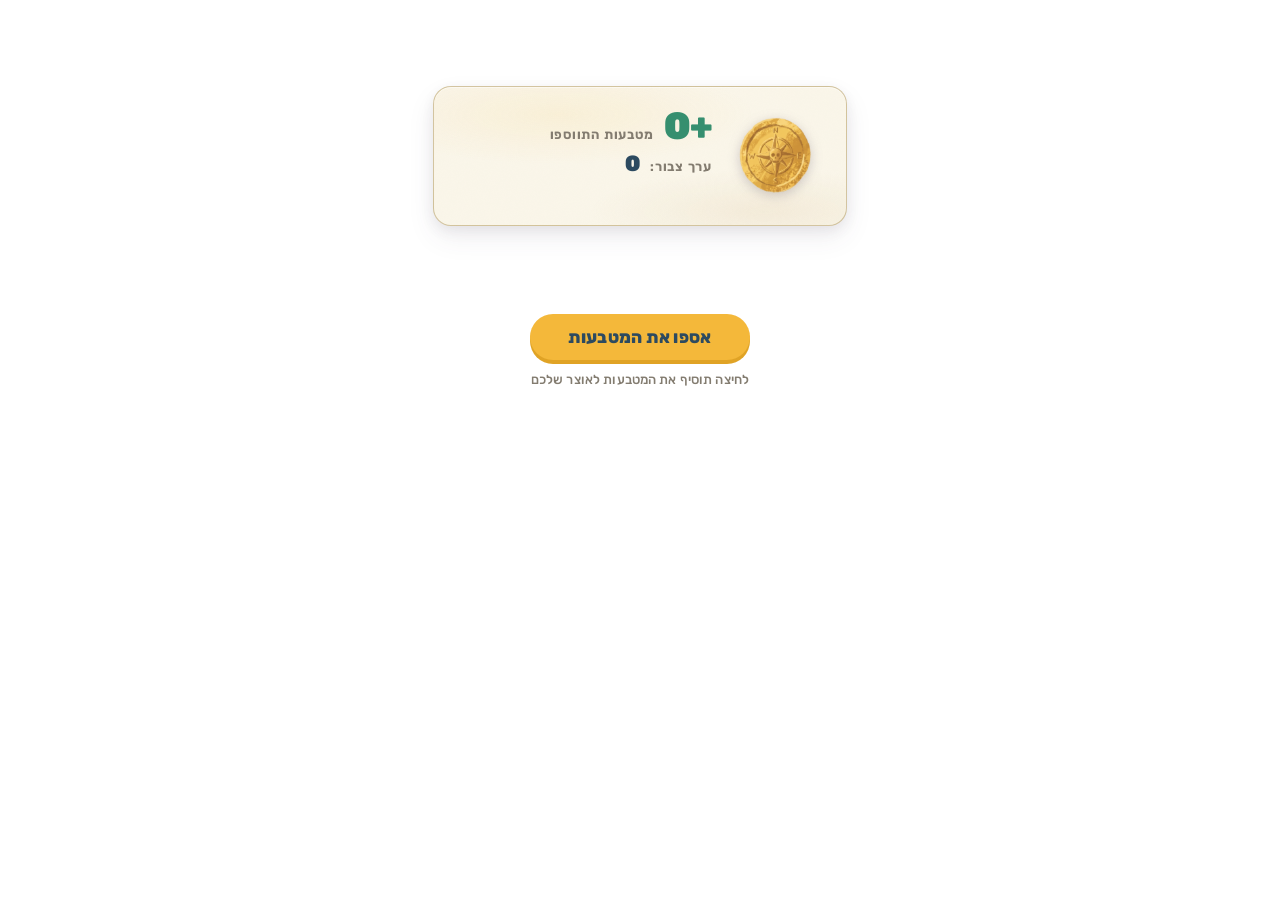
<file: coin-collect.html>
<!DOCTYPE html>
<html lang="he" dir="rtl">

<head>
  <meta charset="UTF-8">
  <meta name="viewport" content="width=device-width, initial-scale=1">
  <title>אוצר מטבעות · עולים שלב</title>
  <link rel="preconnect" href="https://fonts.googleapis.com">
  <link rel="preconnect" href="https://fonts.gstatic.com" crossorigin>
  <link href="https://fonts.googleapis.com/css2?family=Rubik:wght@400;500;600;700;800;900&display=swap"
    rel="stylesheet">
  <style>
    html,
    body {
      margin: 0;
      padding: 0;
      background: transparent;
    }

    /* ============================================================
     רכיב "אוצר מטבעות" — סקשן סיום פרק עולים שלב
     ============================================================
     שימוש בסיסי (HTML):
       מטמיעים את כל הקובץ הזה בתוך פסקה מעוצבת ב-HIT.
       מגדירים את הערכים בעריכה (חפשי את שורות data- בתוך הקוד).

     שימוש כ-iframe (אם רוצים):
       <iframe src="coin-collect.html?add=4&before=..." width="100%" height="380">

     פרמטרים נתמכים (גם כ-data attribute וגם כ-URL):
       data-coins-add       / ?add=4         — כמה מטבעות נצברו בפרק הזה
       data-text-before     / ?before=...    — טקסט לפני האנימציה
       data-text-after      / ?after=...     — טקסט אחרי האנימציה
       data-button-before   / ?btn=...       — טקסט כפתור לפני
       data-button-after    / ?btnAfter=...  — טקסט כפתור אחרי
       data-button-link     / ?link=...      — קישור שהלחיצה על הכפתור תוביל אליו בסיום
       data-show-total      / ?total=1|0     — האם להציג סכום כולל (ברירת מחדל: 1)
       data-auto            / ?auto=0|1      — להפעיל אוטומטית בטעינה (ברירת מחדל: 0)
       data-start-balance   / ?start=0       — יתרת פתיחה (כאשר לא משתמשים באחסון מקומי)
       data-use-storage     / ?useStorage=1|0 — האם להשתמש באחסון מקומי (ברירת מחדל: 0)
  */

    .ols-treasure {
      direction: rtl;
      font-family: 'Rubik', 'Helvetica Neue', Arial, sans-serif;
      color: #2A2620;
      max-width: 760px;
      margin: 0 auto;
      padding: 16px;
      position: relative;
    }

    /* "במה" — שטח שבו המטבעות יכולים לעוף */
    .ols-stage {
      position: relative;
      height: 280px;
      display: grid;
      place-items: center;
      overflow: visible;
    }

    /* הקלף האוצר במרכז */
    .ols-card {
      position: relative;
      background-color: #FAF6EA;
      background-image:
        radial-gradient(ellipse 80% 60% at 30% 20%, rgba(244, 184, 58, 0.10), transparent 60%),
        radial-gradient(ellipse 70% 50% at 80% 90%, rgba(213, 188, 145, 0.18), transparent 60%);
      border: 1.5px solid rgba(139, 105, 20, 0.35);
      border-radius: 18px;
      padding: 20px 28px 20px 24px;
      display: flex;
      align-items: center;
      gap: 22px;
      box-shadow:
        inset 0 1px 0 rgba(255, 255, 255, 0.5),
        0 4px 14px rgba(80, 68, 93, 0.10),
        0 12px 28px rgba(80, 68, 93, 0.08);
      min-width: 360px;
      z-index: 1;
      transition: transform 0.3s cubic-bezier(.25, 1.4, .5, 1), box-shadow 0.3s;
    }

    .ols-card::before {
      /* טקסטורת נייר עדינה */
      content: "";
      position: absolute;
      inset: 0;
      border-radius: inherit;
      background-image: url("data:image/svg+xml;utf8,<svg xmlns='http://www.w3.org/2000/svg' width='200' height='200'><filter id='n'><feTurbulence type='fractalNoise' baseFrequency='0.85' numOctaves='2' seed='4'/><feColorMatrix values='0 0 0 0 0.85 0 0 0 0 0.78 0 0 0 0 0.65 0 0 0 0.12 0'/></filter><rect width='200' height='200' filter='url(%23n)'/></svg>");
      opacity: 0.5;
      pointer-events: none;
      mix-blend-mode: multiply;
    }

    .ols-card>* {
      position: relative;
      z-index: 1;
    }

    .ols-card.ols-card--bump {
      transform: scale(1.05);
      box-shadow:
        inset 0 1px 0 rgba(255, 255, 255, 0.5),
        0 6px 18px rgba(244, 184, 58, 0.25),
        0 14px 32px rgba(80, 68, 93, 0.12);
    }

    .ols-card-coin {
      width: 84px;
      height: 84px;
      flex-shrink: 0;
      filter: drop-shadow(0 3px 6px rgba(80, 68, 93, 0.25));
      transform-origin: 50% 55%;
      transition: transform 0.3s;
    }

    .ols-card.ols-card--bump .ols-card-coin {
      animation: ols-coin-spin 0.5s ease-out;
    }

    @keyframes ols-coin-spin {
      from {
        transform: rotate(-15deg) scale(1);
      }

      50% {
        transform: rotate(8deg) scale(1.15);
      }

      to {
        transform: rotate(0) scale(1);
      }
    }

    .ols-card-text {
      flex: 1;
      text-align: right;
    }

    .ols-card-balance {
      font-family: 'Rubik', sans-serif;
      font-size: 38px;
      font-weight: 900;
      color: #2C4A60;
      line-height: 1;
      font-variant-numeric: tabular-nums;
      letter-spacing: -0.02em;
      display: flex;
      align-items: baseline;
      gap: 10px;
    }

    .ols-card-balance .ols-balance-num {
      color: #2C4A60;
      transition: color 0.3s;
    }

    .ols-card.ols-card--bump .ols-balance-num {
      color: #B8860B;
    }

    .ols-card-balance .ols-balance-label {
      font-size: 13px;
      font-weight: 700;
      color: #837C70;
      letter-spacing: 0.06em;
      text-transform: uppercase;
    }

    .ols-card-msg {
      font-size: 14.5px;
      color: #4A453E;
      margin-top: 8px;
      line-height: 1.5;
      font-weight: 500;
      min-height: 1.5em;
      transition: opacity 0.3s;
      max-width: 32ch;
    }

    .ols-card-msg.ols-msg-fade {
      opacity: 0;
    }

    .ols-card-msg.ols-msg--success {
      color: #368F6F;
      font-weight: 700;
    }

    /* כפתור הפעלה */
    .ols-trigger {
      display: block;
      margin: 18px auto 0;
      background: #F4B83A;
      color: #2C4A60;
      border: none;
      border-radius: 999px;
      padding: 13px 38px;
      font-family: inherit;
      font-weight: 800;
      font-size: 17px;
      box-shadow: 0 4px 0 #E0A325;
      cursor: pointer;
      letter-spacing: 0.02em;
      min-width: 200px;
      transition: transform .12s, box-shadow .12s, opacity .25s;
    }

    .ols-trigger:hover:not(:disabled) {
      transform: translateY(-1px);
      box-shadow: 0 5px 0 #E0A325;
    }

    .ols-trigger:active:not(:disabled) {
      transform: translateY(3px);
      box-shadow: 0 1px 0 #E0A325;
    }

    .ols-trigger:disabled {
      opacity: 0.55;
      cursor: default;
    }

    /* רמז עדין */
    .ols-hint {
      text-align: center;
      margin-top: 12px;
      font-size: 13px;
      color: #837C70;
      font-weight: 500;
      min-height: 1em;
      transition: opacity 0.3s;
      font-family: 'Rubik', sans-serif;
      letter-spacing: 0.01em;
    }

    .ols-hint.ols-hint--success {
      color: #368F6F;
      font-weight: 700;
    }

    /* מטבעות מעופפים */
    .ols-flying {
      position: absolute;
      width: 64px;
      height: 64px;
      background-image: url("[data-uri]");
      background-size: contain;
      background-repeat: no-repeat;
      pointer-events: none;
      z-index: 10;
      filter: drop-shadow(0 6px 10px rgba(110, 75, 15, 0.4));
      will-change: transform, opacity;
      transform: translate(-50%, -50%) scale(0);
      opacity: 0;
      top: 0;
      left: 0;
    }

    /* פעימת רקע — נצנוץ סביב הקלף בעת הצבירה */
    .ols-card-glow {
      position: absolute;
      inset: -30px;
      border-radius: 50%;
      background: radial-gradient(circle, rgba(244, 184, 58, 0.35) 0%, transparent 65%);
      opacity: 0;
      z-index: 0;
      pointer-events: none;
      transition: opacity 0.4s;
    }

    .ols-card.ols-card--bump .ols-card-glow {
      opacity: 1;
      animation: ols-glow-pulse 0.8s ease-out;
    }

    @keyframes ols-glow-pulse {
      0% {
        transform: scale(0.7);
        opacity: 0.9;
      }

      100% {
        transform: scale(1.3);
        opacity: 0;
      }
    }
  </style>
</head>

<body>

  <!-- ======== עורכים את הערכים כאן ↓ ======== -->
  <div class="ols-treasure" id="ols-treasure" data-coins-add="4" data-text-before=""
    data-text-after="✓ המטבעות נכנסו לאוצר שלכם" data-button-before="אספו את המטבעות"
    data-button-after="המשך לפרק הבא" data-button-link="" data-show-total="1" data-auto="0" data-start-balance="0"
    data-use-storage="0">

    <div class="ols-stage" id="ols-stage">
      <div class="ols-card" id="ols-card">
        <div class="ols-card-glow"></div>
        <img class="ols-card-coin" id="ols-card-coin" alt=""
          src="[data-uri]">
        <div class="ols-card-text">
          <div class="ols-card-balance">
            <span class="ols-balance-num" id="ols-added" style="color: #368F6F;">+0</span>
            <span class="ols-balance-label">מטבעות התווספו</span>
          </div>
          <div class="ols-card-balance" style="font-size: 22px; margin-top: 8px;">
            <span class="ols-balance-label" style="font-size: 13px;">ערך צבור:</span>
            <span class="ols-balance-num" id="ols-balance">0</span>
          </div>
          <div class="ols-card-msg" id="ols-msg"></div>
        </div>
      </div>
    </div>

    <button class="ols-trigger" id="ols-trigger" type="button">אספו את המטבעות</button>
    <div class="ols-hint" id="ols-hint">לחיצה תוסיף את המטבעות לאוצר שלכם</div>

  </div>

  <script>
    (function () {
      // ============ helpers ============
      const root = document.getElementById('ols-treasure');
      const stage = document.getElementById('ols-stage');
      const card = document.getElementById('ols-card');
      const balanceEl = document.getElementById('ols-balance');
      const addedEl = document.getElementById('ols-added');
      const msgEl = document.getElementById('ols-msg');
      const triggerBtn = document.getElementById('ols-trigger');
      const hintEl = document.getElementById('ols-hint');

      // קריאת פרמטרים מ-URL (גם אם משובץ כ-iframe)
      const params = new URLSearchParams(window.location.search);
      function attr(name, urlKey, def) {
        const fromUrl = params.get(urlKey);
        const fromAttr = root.dataset[name];
        if (fromUrl !== null && fromUrl !== '') return fromUrl;
        if (fromAttr !== undefined && fromAttr !== '') return fromAttr;
        return def;
      }
      const coinsAdd = Math.max(1, parseInt(attr('coinsAdd', 'add', '4'), 10));
      const textBefore = attr('textBefore', 'textBefore', ''); // Ignore 'before' parameter for text
      const textAfter = attr('textAfter', 'textAfter', '✓ המטבעות נכנסו לאוצר שלכם').replace('{add}', coinsAdd); // Ignore 'after' parameter for text
      const buttonBefore = attr('buttonBefore', 'btn', 'אספו את המטבעות');
      const buttonAfter = attr('buttonAfter', 'btnAfter', 'המשך');
      const buttonLink = attr('buttonLink', 'link', '');
      const showTotal = attr('showTotal', 'total', '1') !== '0';
      const autoStart = attr('auto', 'auto', '0') === '1';
      const urlParams = new URLSearchParams(window.location.search);
      let startVal = urlParams.get('start');
      if (startVal === null) startVal = urlParams.get('before'); // Fallback to 'before' for legacy iframes
      const startParam = startVal !== null ? (parseInt(startVal, 10) || 0) : (parseInt(document.getElementById('ols-treasure')?.getAttribute('data-start-balance'), 10) || 0);
      
      let afterVal = urlParams.get('after');
      let targetEndBalance = null;
      if (afterVal !== null && !isNaN(parseInt(afterVal, 10))) {
          targetEndBalance = parseInt(afterVal, 10);
      }
      const useStorage = attr('useStorage', 'useStorage', '0') === '1';

      // ============ storage ============
      const STORAGE_KEY = 'olsCoins';
      let memoryFallback = startParam;
      function readStore() {
        if (useStorage) {
          try { const v = localStorage.getItem(STORAGE_KEY); if (v !== null) return parseInt(v, 10) || 0; } catch (e) { }
          try { const v = sessionStorage.getItem(STORAGE_KEY); if (v !== null) return parseInt(v, 10) || 0; } catch (e) { }
        }
        return memoryFallback;
      }
      function writeStore(n) {
        memoryFallback = n;
        if (useStorage) {
          try { localStorage.setItem(STORAGE_KEY, String(n)); } catch (e) { }
          try { sessionStorage.setItem(STORAGE_KEY, String(n)); } catch (e) { }
        }
        try { window.parent.postMessage({ type: 'ols-coins-updated', value: n }, '*'); } catch (e) { }
      }

      // ============ initial state ============
      const startBalance = readStore();
      balanceEl.textContent = startBalance;
      addedEl.textContent = '+0';
      msgEl.textContent = textBefore;
      triggerBtn.textContent = buttonBefore;
      hintEl.textContent = 'לחיצה תוסיף את המטבעות לאוצר שלכם';

      // ============ flight logic ============
      let isRunning = false;
      let isCollected = false;

      function spawnCoin(idx, total, onArrive) {
        const coin = document.createElement('div');
        coin.className = 'ols-flying';
        stage.appendChild(coin);

        // מיקום היעד = מרכז הקלף ביחס לבמה
        const stageRect = stage.getBoundingClientRect();
        const cardRect = card.getBoundingClientRect();
        const endX = cardRect.left + cardRect.width / 2 - stageRect.left;
        const endY = cardRect.top + cardRect.height / 2 - stageRect.top;

        // מיקום מוצא = פינה אקראית של הבמה (נכנסים מבחוץ)
        const sw = stage.clientWidth;
        const sh = stage.clientHeight;
        const side = idx % 4;
        let startX, startY;
        const margin = 40;
        switch (side) {
          case 0: startX = sw + margin; startY = sh * (0.15 + Math.random() * 0.7); break; // ימין
          case 1: startX = -margin; startY = sh * (0.15 + Math.random() * 0.7); break; // שמאל
          case 2: startX = sw * (0.15 + Math.random() * 0.7); startY = -margin; break; // למעלה
          default: startX = sw * (0.15 + Math.random() * 0.7); startY = sh + margin;
        }

        // נקודת בקרה לקשת
        const midX = (startX + endX) / 2 + (Math.random() - 0.5) * 120;
        const midY = Math.min(startY, endY) - 80 - Math.random() * 60;

        coin.style.left = '0';
        coin.style.top = '0';

        const dur = 950 + idx * 80 + Math.random() * 250;
        const rotStart = (Math.random() - 0.5) * 360;
        const rotEnd = rotStart + 540 + Math.random() * 360;

        const t0 = performance.now();
        const tickInterval = 16; // ~60fps
        const intervalId = setInterval(() => {
          const t = performance.now();
          const k = Math.min(1, (t - t0) / dur);
          const eased = k;
          const u = 1 - eased;
          const x = u * u * startX + 2 * u * eased * midX + eased * eased * endX;
          const y = u * u * startY + 2 * u * eased * midY + eased * eased * endY;
          const scale = 0.7 + 0.4 * Math.sin(k * Math.PI);
          const land = k > 0.88 ? (k - 0.88) / 0.12 : 0;
          const finalScale = scale * (1 - land * 0.6);
          const rot = rotStart + (rotEnd - rotStart) * k;
          const opacity = k < 0.08 ? k / 0.08 : (k > 0.96 ? Math.max(0, (1 - k) / 0.04) : 1);

          coin.style.transform =
            'translate(' + x + 'px,' + y + 'px) translate(-50%,-50%) rotate(' + rot + 'deg) scale(' + Math.max(0.05, finalScale) + ')';
          coin.style.opacity = opacity;

          if (k >= 1) {
            clearInterval(intervalId);
            coin.remove();
            if (onArrive) onArrive();
          }
        }, tickInterval);
      }

      function bumpCard() {
        card.classList.remove('ols-card--bump');
        void card.offsetWidth;
        card.classList.add('ols-card--bump');
        setTimeout(() => card.classList.remove('ols-card--bump'), 600);
      }

      function animateBalance(fromBal, toBal, fromAdd, toAdd, duration) {
        const t0 = performance.now();
        const id = setInterval(() => {
          const t = performance.now();
          const k = Math.min(1, (t - t0) / duration);
          const eased = 1 - Math.pow(1 - k, 3);
          const vBal = Math.round(fromBal + (toBal - fromBal) * eased);
          const vAdd = Math.round(fromAdd + (toAdd - fromAdd) * eased);
          balanceEl.textContent = vBal;
          addedEl.textContent = '+' + vAdd;
          if (k >= 1) clearInterval(id);
        }, 16);
      }

      function fadeMsgTo(text, success = false) {
        msgEl.classList.add('ols-msg-fade');
        setTimeout(() => {
          msgEl.textContent = text;
          if (success) {
            msgEl.classList.add('ols-msg--success');
          } else {
            msgEl.classList.remove('ols-msg--success');
          }
          msgEl.classList.remove('ols-msg-fade');
        }, 220);
      }

      // ============ main run ============
      function run() {
        if (isRunning) return;
        isRunning = true;
        triggerBtn.disabled = true;
        hintEl.textContent = 'המטבעות בדרך…';
        hintEl.classList.remove('ols-hint--success');

        let arrived = 0;
        for (let i = 0; i < coinsAdd; i++) {
          setTimeout(() => {
            spawnCoin(i, coinsAdd, () => {
              arrived++;
              bumpCard();
              // עדכון מספר אגרסיבי בכל הגעה
              const prevAdd = arrived - 1;
              const nextAdd = arrived;
              
              const prevBal = targetEndBalance !== null ? Math.round(startBalance + (targetEndBalance - startBalance) * (prevAdd / coinsAdd)) : startBalance + prevAdd;
              const nextBal = targetEndBalance !== null ? Math.round(startBalance + (targetEndBalance - startBalance) * (nextAdd / coinsAdd)) : startBalance + nextAdd;
              
              writeStore(nextBal);
              // אנימציית ספירה (קצרה) למספר הבא
              animateBalance(prevBal, nextBal, prevAdd, nextAdd, 350);

              if (arrived === coinsAdd) {
                // סיום
                setTimeout(() => {
                  fadeMsgTo(textAfter, true);
                  triggerBtn.textContent = buttonAfter;
                  triggerBtn.disabled = false;
                  hintEl.textContent = '';
                  hintEl.classList.remove('ols-hint--success');
                  isRunning = false;
                  isCollected = true;
                }, 250);
              }
            });
          }, i * 180);
        }
      }

      // ============ wiring ============
      triggerBtn.addEventListener('click', () => {
        if (!isCollected) {
          run();
        } else {
          if (buttonLink) {
            let parts = buttonLink.split('#');
            let baseUrl = parts[0];
            let hash = parts[1];

            if (hash) {
              let separator = baseUrl.includes('?') ? '&' : '?';
              window.top.location.href = baseUrl + separator + 'reload=' + Date.now() + '#' + hash;
            } else {
              window.top.location.href = buttonLink;
            }
          } else {
            try { window.parent.postMessage({ type: 'ols-treasure-next' }, '*'); } catch (e) { }
          }
        }
      });

      // חשיפה גלובלית — לבדיקות
      window.olsCollect = run;
      window.olsResetCoins = () => {
        writeStore(0);
        balanceEl.textContent = 0;
        addedEl.textContent = '+0';
        msgEl.textContent = textBefore;
        msgEl.classList.remove('ols-msg--success');
        triggerBtn.textContent = buttonBefore;
        triggerBtn.disabled = false;
        hintEl.textContent = 'לחיצה תוסיף את המטבעות לאוצר שלכם';
        hintEl.classList.remove('ols-hint--success');
        isCollected = false;
      };

      if (autoStart) setTimeout(run, 500);
    })();
  </script>
</body>

</html>
</file>
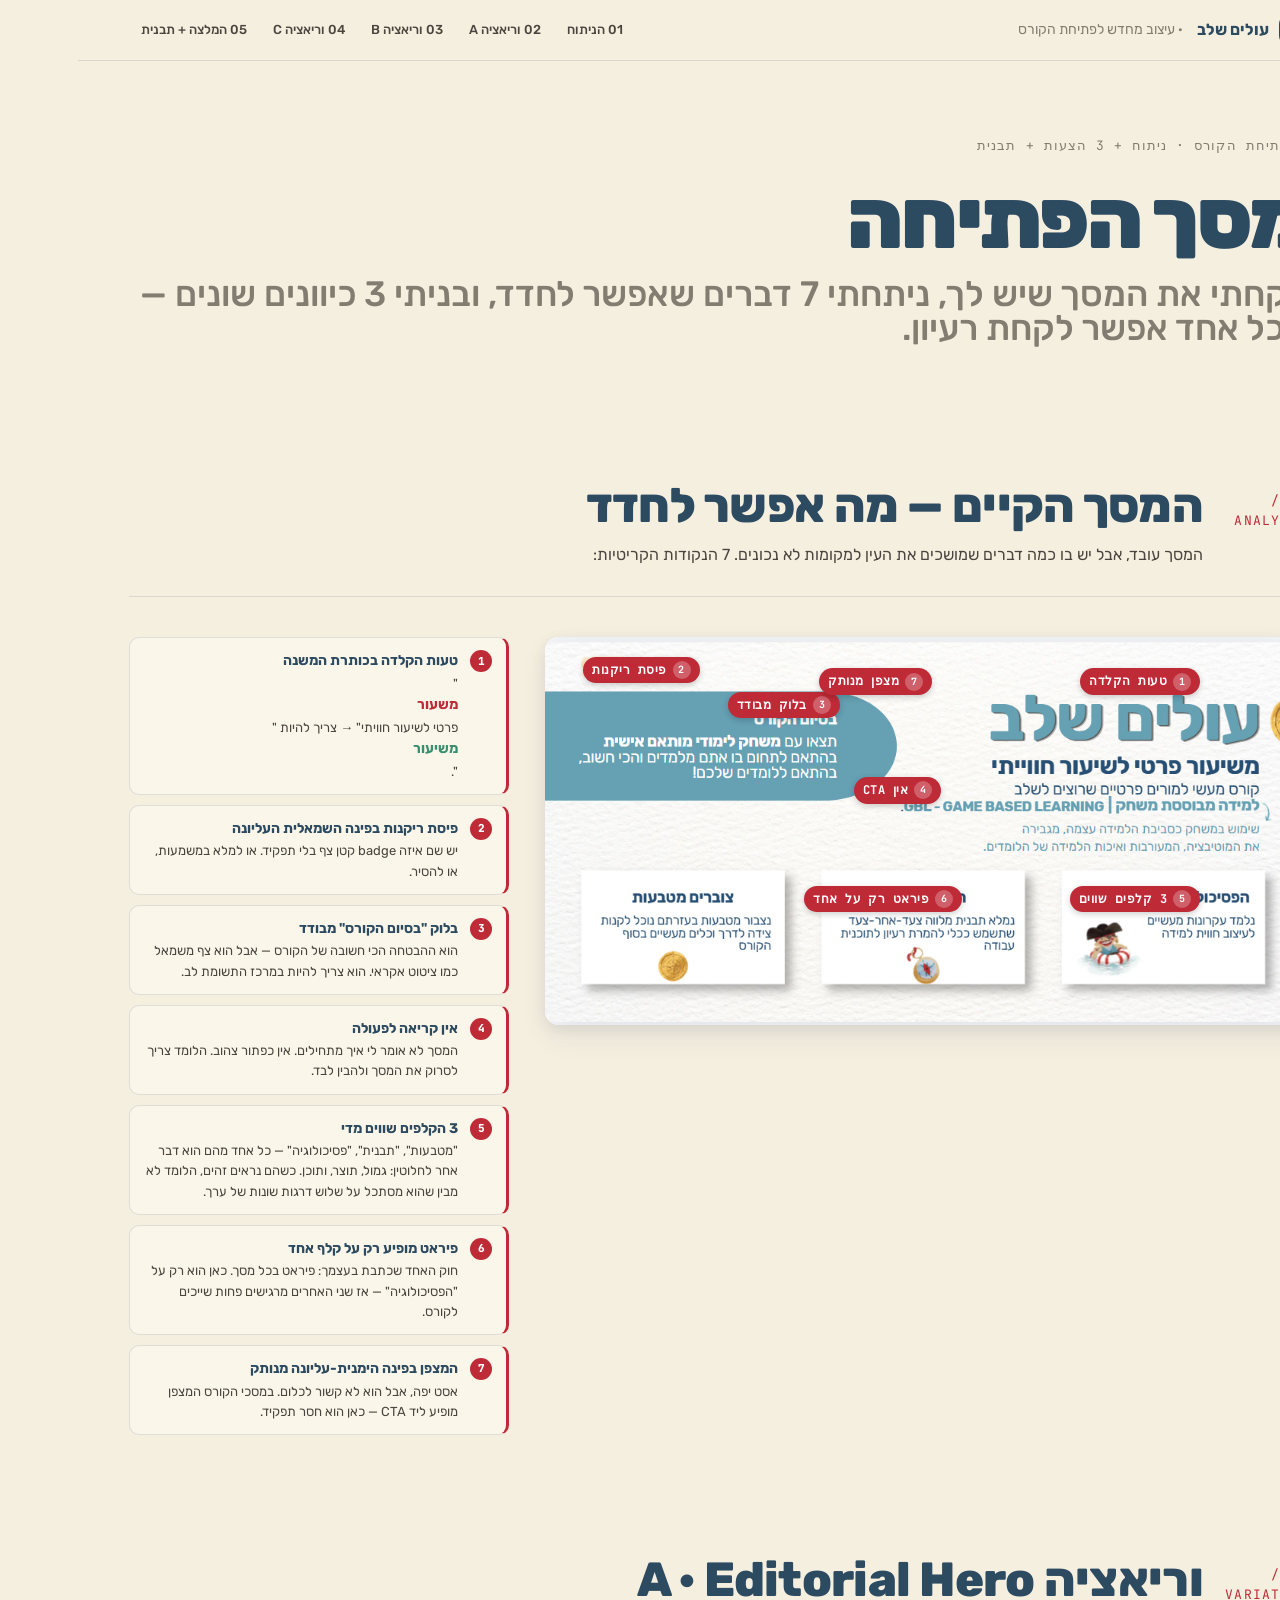
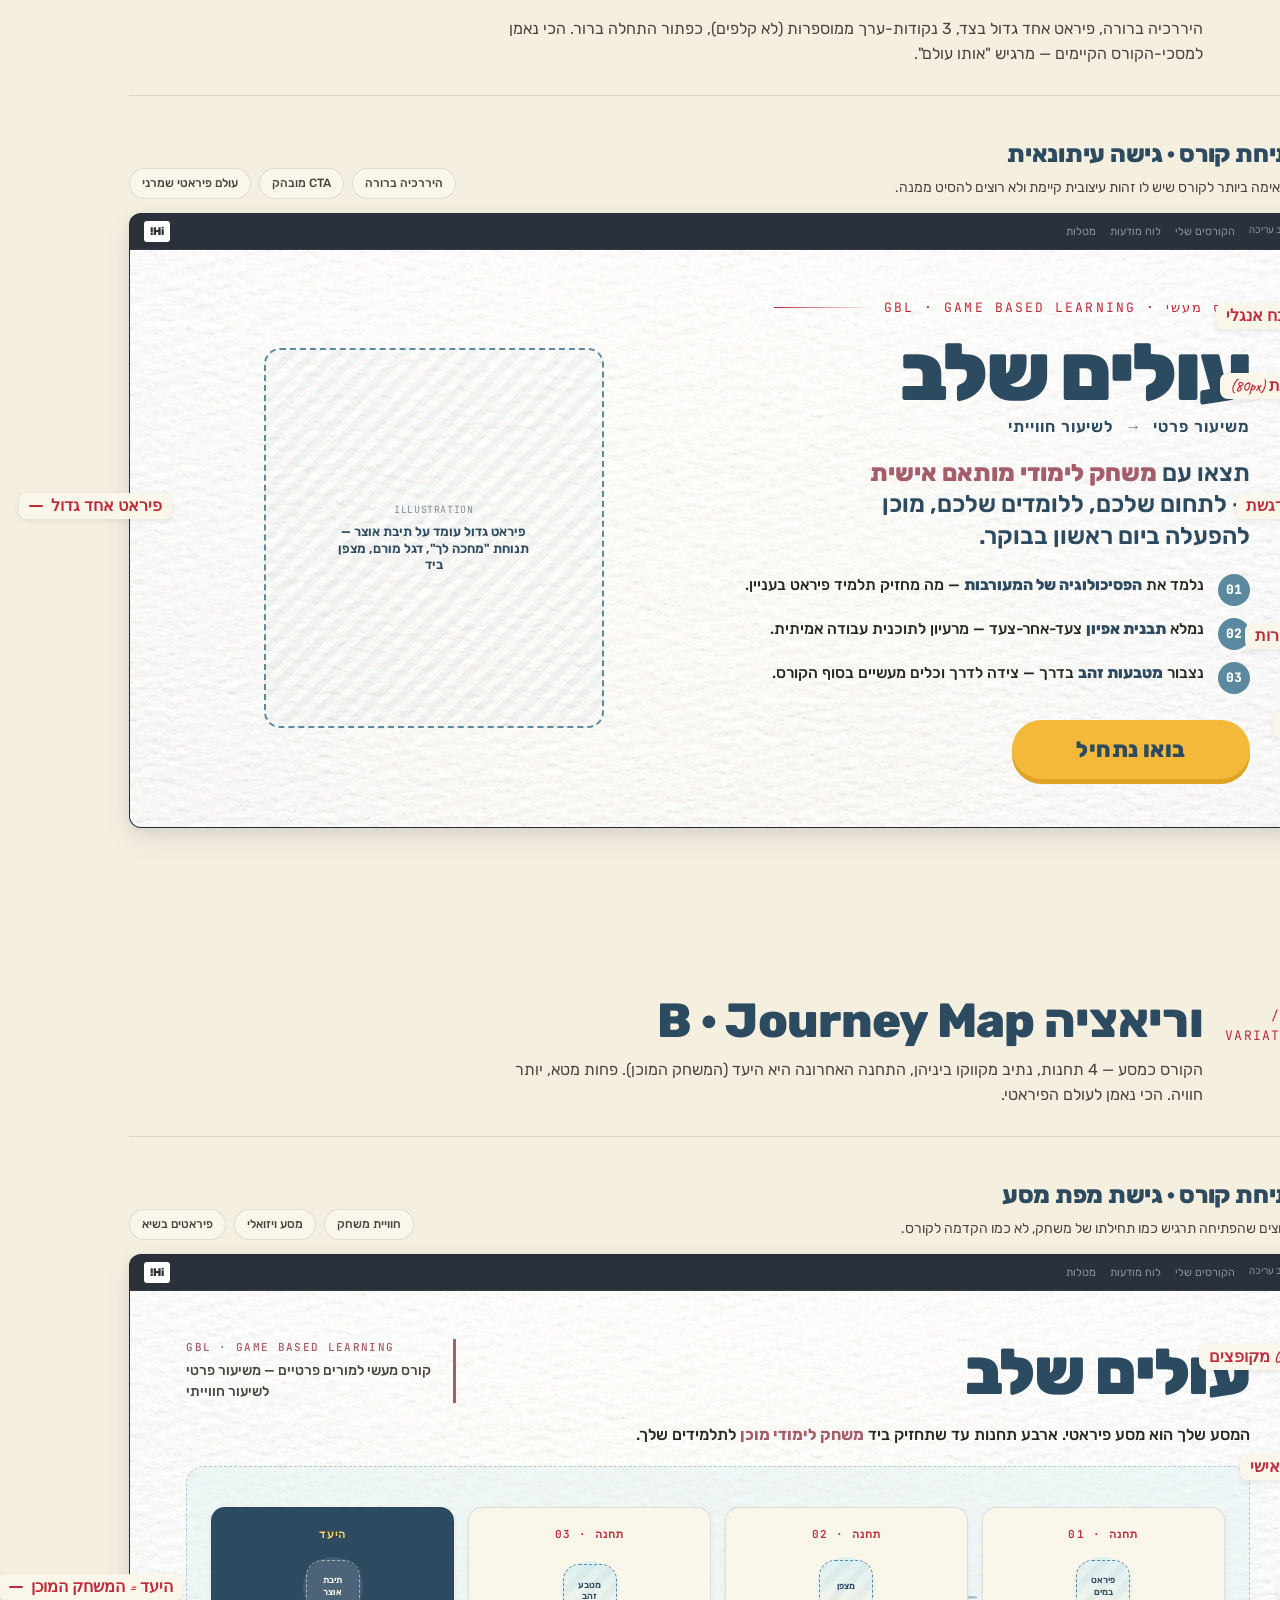
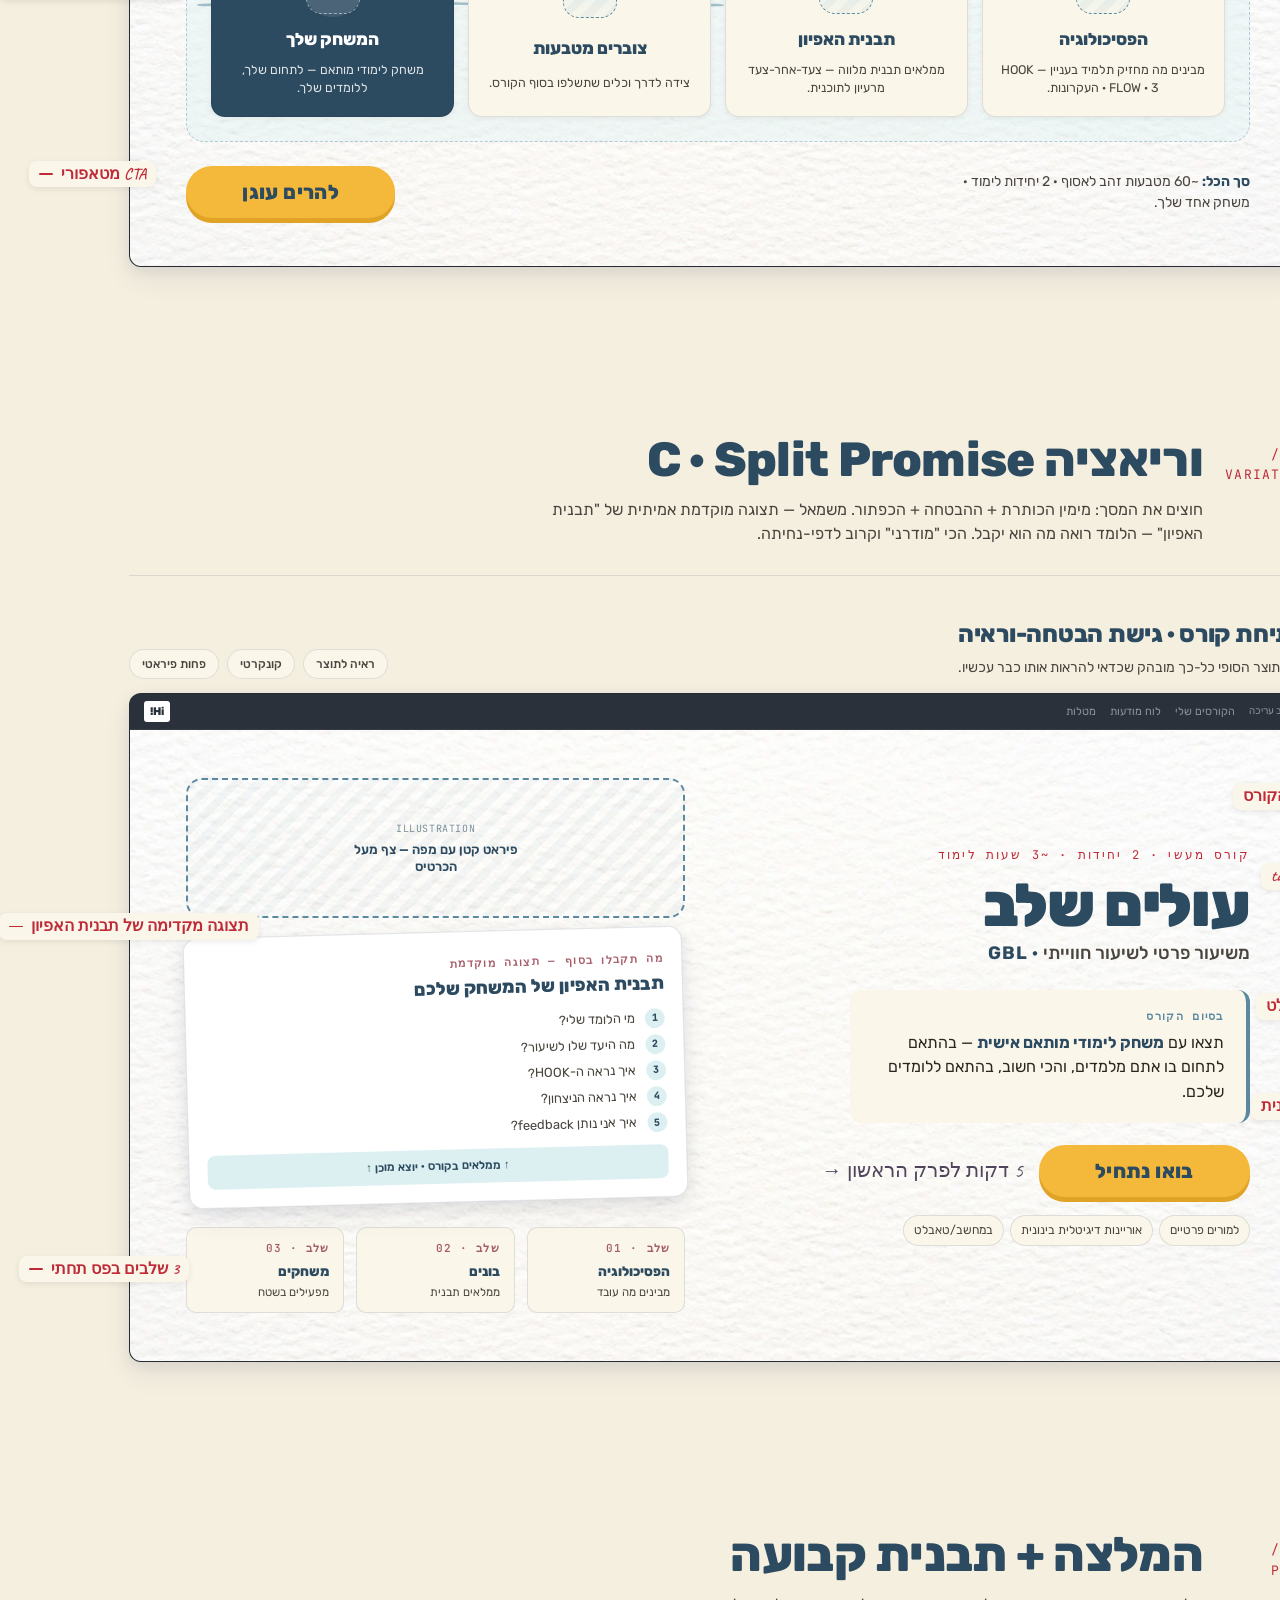
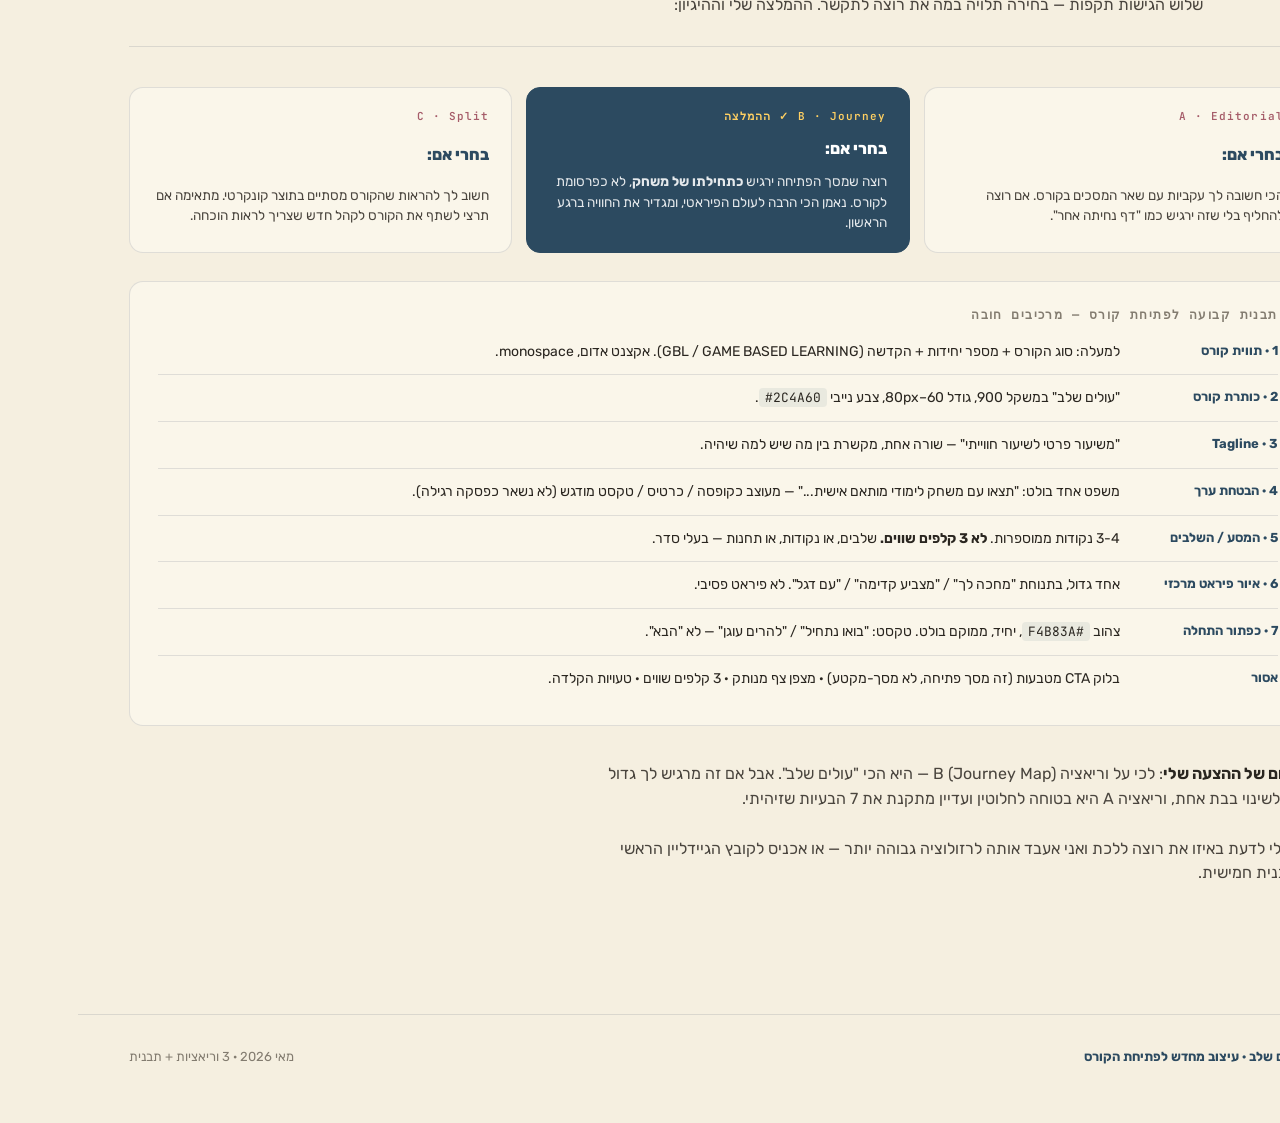
<file: Course Opening - Redesign.html>
<!DOCTYPE html>
<html lang="he" dir="rtl">
<head>
<meta charset="UTF-8">
<meta name="viewport" content="width=device-width, initial-scale=1">
<title>עולים שלב · עיצוב מחדש לפתיחת הקורס</title>
<link rel="preconnect" href="https://fonts.googleapis.com">
<link rel="preconnect" href="https://fonts.gstatic.com" crossorigin>
<link href="https://fonts.googleapis.com/css2?family=Rubik:wght@300;400;500;600;700;800;900&family=Caveat:wght@500;700&family=JetBrains+Mono:wght@400;500&display=swap" rel="stylesheet">
<style>
:root {
  --red-900:#731018; --red-700:#BF2A37; --red-400:#A65D6A;
  --blue-100:#F2F2F2; --blue-200:#DCF0F2; --blue-300:#A3C4D9; --blue-400:#94BAD8;
  --blue-600:#5B8AA0; --blue-700:#2C4A60; --blue-900:#1F2C4C;
  --green:#73BA22; --teal:#368F6F; --pink:#FC66A6;
  --sand:#D5BC91; --cream:#F2E2C4; --plum:#50445D;
  --yellow:#F4B83A; --yellow-d:#E0A325; --highlight:#F2D547;
  --paper:#F5EFE0; --paper-card:#FAF6EA;
  --ink:#2A2620; --ink-soft:#4A453E; --ink-mute:#837C70;
  --line:rgba(31,44,76,0.12);
  --shadow-md:0 4px 14px rgba(31,44,76,0.08), 0 12px 28px rgba(31,44,76,0.07);
  --r-md:14px;
  --pad: clamp(20px, 4vw, 56px);
  --max: 1280px;
}
*,*::before,*::after{box-sizing:border-box;}
html,body{margin:0;padding:0;background:var(--paper);color:var(--ink);font-family:'Rubik','Helvetica Neue',Arial,sans-serif;line-height:1.55;-webkit-font-smoothing:antialiased;}
img,svg{display:block;max-width:100%;}

/* ===== RIBBON ===== */
.ribbon{position:sticky;top:0;z-index:50;background:rgba(245,239,224,0.92);backdrop-filter:saturate(140%) blur(10px);-webkit-backdrop-filter:saturate(140%) blur(10px);border-bottom:1px solid var(--line);}
.ribbon-inner{max-width:var(--max);margin:0 auto;padding:14px var(--pad);display:flex;align-items:center;justify-content:space-between;gap:24px;}
.brand{display:flex;align-items:center;gap:10px;font-weight:700;color:var(--blue-700);}
.brand-mark{width:28px;height:28px;border-radius:8px;background:var(--blue-700);color:var(--paper);display:grid;place-items:center;font-size:14px;}
.brand-doc{color:var(--ink-mute);font-weight:400;font-size:14px;margin-inline-start:4px;}
.anchor-nav{display:flex;gap:2px;flex-wrap:wrap;}
.anchor-nav a{font-size:13px;padding:6px 12px;border-radius:999px;color:var(--ink-soft);font-weight:500;text-decoration:none;}
.anchor-nav a:hover{background:rgba(44,74,96,0.08);color:var(--blue-700);}

/* ===== COVER ===== */
.cover{max-width:var(--max);margin:0 auto;padding:72px var(--pad) 32px;}
.eyebrow{display:inline-flex;align-items:center;gap:10px;color:var(--ink-mute);font-size:13px;letter-spacing:0.08em;font-family:'JetBrains Mono',monospace;margin-bottom:24px;}
.eyebrow .dot{width:8px;height:8px;background:var(--red-700);border-radius:999px;}
.cover h1{font-size:clamp(48px,7vw,84px);line-height:0.95;font-weight:900;letter-spacing:-0.025em;color:var(--blue-700);margin:0 0 16px;}
.cover h1 .small{display:block;font-size:0.42em;font-weight:500;color:var(--ink-mute);margin-top:18px;letter-spacing:0;}
.cover-lede{font-size:clamp(17px,1.3vw,21px);color:var(--ink-soft);max-width:64ch;margin:0 0 32px;text-wrap:pretty;}

/* ===== PART ===== */
.part{max-width:var(--max);margin:0 auto;padding:88px var(--pad) 32px;scroll-margin-top:80px;}
.part-head{display:grid;grid-template-columns:80px 1fr;gap:24px;align-items:start;padding-bottom:28px;margin-bottom:40px;border-bottom:1px solid var(--line);}
.part-num{font-family:'JetBrains Mono',monospace;font-size:13px;color:var(--red-700);letter-spacing:0.08em;padding-top:10px;}
.part-head h2{font-size:clamp(32px,4vw,48px);line-height:1.05;margin:0 0 12px;color:var(--blue-700);font-weight:800;letter-spacing:-0.015em;}
.part-head .lede{font-size:clamp(16px,1.25vw,19px);color:var(--ink-soft);max-width:70ch;margin:0;text-wrap:pretty;}

.sub-head{display:flex;align-items:baseline;gap:14px;margin:48px 0 16px;flex-wrap:wrap;}
.sub-head .tag{font-family:'JetBrains Mono',monospace;font-size:11px;color:var(--ink-mute);letter-spacing:0.12em;text-transform:uppercase;}
.sub-head h3{font-size:22px;font-weight:700;color:var(--blue-700);margin:0;}
.sub-head .note{margin-right:auto;font-size:13px;color:var(--ink-mute);}

.body-copy{font-size:16px;color:var(--ink-soft);max-width:70ch;text-wrap:pretty;}
.body-copy p{margin:0 0 12px;}
.body-copy strong{color:var(--ink);}
code{font-family:'JetBrains Mono',monospace;background:rgba(44,74,96,0.08);padding:1px 6px;border-radius:4px;font-size:0.92em;}

/* ===== CURRENT SCREEN ANALYSIS ===== */
.analysis-grid{display:grid;grid-template-columns:1fr 380px;gap:36px;align-items:start;}
.analysis-img-wrap{position:relative;border-radius:14px;overflow:hidden;box-shadow:var(--shadow-md);background:#fff;}
.analysis-img-wrap img{width:100%;display:block;}
.analysis-pins{position:absolute;inset:0;pointer-events:none;}
.pin{
  position:absolute;
  display:flex;align-items:center;gap:6px;
  background:var(--red-700);color:#fff;
  font-weight:700;font-size:12px;
  padding:4px 9px;border-radius:999px;
  font-family:'JetBrains Mono',monospace;
  letter-spacing:0.04em;
  box-shadow:0 2px 6px rgba(0,0,0,0.2);
}
.pin .n{
  background:rgba(255,255,255,0.25);
  width:18px;height:18px;border-radius:999px;
  display:grid;place-items:center;font-size:10px;
}
.issues-list{display:grid;gap:10px;}
.issue{
  background:var(--paper-card);
  border:1px solid var(--line);
  border-right:3px solid var(--red-700);
  border-radius:10px;
  padding:12px 14px;
  display:grid;grid-template-columns:24px 1fr;gap:10px;align-items:start;
  font-size:14px;color:var(--ink);
}
.issue .n{
  background:var(--red-700);color:#fff;
  width:22px;height:22px;border-radius:999px;
  display:grid;place-items:center;
  font-family:'JetBrains Mono',monospace;
  font-size:11px;font-weight:800;
}
.issue strong{color:var(--blue-700);display:block;margin-bottom:2px;font-size:14px;}
.issue .det{color:var(--ink-soft);font-size:13px;}

/* ===== VARIATION CARD ===== */
.var-block{margin-bottom:48px;}
.var-meta{display:flex;align-items:end;justify-content:space-between;gap:24px;margin-bottom:14px;flex-wrap:wrap;}
.var-meta .left h4{font-size:24px;font-weight:800;color:var(--blue-700);margin:0 0 4px;letter-spacing:-0.01em;}
.var-meta .left .when{font-size:14px;color:var(--ink-soft);}
.var-meta .right{display:flex;gap:8px;flex-wrap:wrap;}
.var-tag{
  background:var(--paper-card);border:1px solid var(--line);
  border-radius:999px;padding:5px 12px;font-size:12px;color:var(--ink-soft);font-weight:500;
}
.var-tag.primary{background:var(--blue-700);color:#fff;border-color:var(--blue-700);}

/* ===== HIT FRAME + SCREEN ===== */
.hit-frame{background:#2B313A;border-radius:12px;overflow:hidden;box-shadow:var(--shadow-md);border:1px solid rgba(0,0,0,0.1);}
.hit-topbar{height:36px;background:#2B313A;display:flex;align-items:center;padding:0 14px;gap:14px;color:#B6BDC8;font-size:11px;border-bottom:1px solid rgba(255,255,255,0.05);}
.hit-topbar .hit-toggle{font-size:10px;opacity:0.7;}
.hit-topbar .hit-logo{background:#fff;color:#2B313A;font-weight:800;font-size:11px;padding:2px 6px;border-radius:3px;margin-inline-start:auto;letter-spacing:-0.02em;}
.hit-topbar .hit-tabs{display:flex;gap:14px;}
.hit-topbar .hit-tabs span{opacity:0.7;}

.screen{
  background-image:url("assets/paper-texture.png");
  background-size:cover;background-position:center;background-color:#FAF6EA;
  padding:48px 56px;min-height:560px;position:relative;font-family:'Rubik',sans-serif;color:var(--ink);
}

/* ===== PLACEHOLDERS ===== */
.ph{
  position:relative;display:grid;place-items:center;text-align:center;
  border:2px dashed var(--blue-600);border-radius:16px;
  background:repeating-linear-gradient(135deg,rgba(91,138,160,0.06) 0,rgba(91,138,160,0.06) 8px,transparent 8px,transparent 16px);
  color:var(--blue-700);padding:14px;min-height:60px;
}
.ph-label{font-family:'JetBrains Mono',monospace;font-size:10px;letter-spacing:0.06em;color:var(--blue-700);text-transform:uppercase;opacity:0.6;margin-bottom:6px;}
.ph-desc{font-size:13px;font-weight:600;color:var(--blue-700);line-height:1.3;max-width:22ch;}
.ph.small{padding:10px;min-height:48px;}
.ph.small .ph-desc{font-size:11.5px;}

/* ===== COURSE BUTTON ===== */
.course-btn{
  background:var(--yellow);color:var(--blue-700);border:none;border-radius:999px;
  padding:14px 56px;font-family:inherit;font-weight:800;font-size:20px;
  box-shadow:0 5px 0 var(--yellow-d);cursor:pointer;letter-spacing:0.02em;
}
.course-btn.small{font-size:15px;padding:10px 32px;box-shadow:0 4px 0 var(--yellow-d);}
.course-btn.large{font-size:22px;padding:16px 64px;}

/* ===== CTA BLOCK ===== */
.cta-block{
  background:var(--blue-600);color:#fff;border-radius:16px;
  padding:16px 22px;display:flex;align-items:center;gap:16px;max-width:520px;
}
.cta-block .compass{
  width:50px;height:50px;flex-shrink:0;border-radius:999px;
  background:radial-gradient(circle at 32% 30%,#FFE598 0%,#E5B339 55%,#B68119 100%);
  border:3px solid #6B4A12;display:grid;place-items:center;color:#4A3209;
  font-weight:900;font-size:14px;font-family:'JetBrains Mono',monospace;
}
.cta-block .body{font-size:14px;line-height:1.4;font-weight:600;}
.cta-block .body strong{display:block;font-weight:800;font-size:15px;margin-bottom:2px;}

/* ===== HIGHLIGHT UNDER EN ===== */
.hl-en{position:relative;display:inline-block;z-index:0;}
.hl-en::after{content:"";position:absolute;left:0;right:0;bottom:0.05em;height:0.32em;background:var(--highlight);z-index:-1;opacity:0.7;border-radius:2px;}

/* ===== VARIATION A — EDITORIAL HERO ===== */
.var-a{display:grid;grid-template-columns:1.05fr 1fr;gap:48px;align-items:center;}
.var-a .course-label{
  font-family:'JetBrains Mono',monospace;font-size:13px;
  color:var(--red-700);letter-spacing:0.16em;text-transform:uppercase;
  display:flex;align-items:center;gap:10px;margin-bottom:18px;
}
.var-a .course-label::after{
  content:"";flex:1;height:1px;
  background:linear-gradient(90deg,var(--red-700),transparent);max-width:100px;
}
.var-a h1.hero{
  font-size:80px;font-weight:900;color:var(--blue-700);
  margin:0 0 6px;line-height:0.92;letter-spacing:-0.03em;
}
.var-a .promise-en{
  font-size:16px;color:var(--blue-700);font-weight:600;
  letter-spacing:0.06em;direction:ltr;text-align:right;
  margin:0 0 18px;
}
.var-a .promise-en .pipe{color:var(--ink-mute);margin:0 6px;}
.var-a .promise-line{
  font-size:24px;color:var(--blue-700);font-weight:600;line-height:1.3;
  margin:0 0 22px;max-width:24ch;
}
.var-a .promise-line strong{color:var(--red-400);font-weight:800;}
.var-a .points{display:grid;gap:12px;margin-bottom:26px;}
.var-a .pt{display:grid;grid-template-columns:32px 1fr;gap:14px;align-items:start;}
.var-a .pt .n{
  width:32px;height:32px;border-radius:999px;
  background:var(--blue-600);color:#fff;
  display:grid;place-items:center;font-weight:900;
  font-family:'JetBrains Mono',monospace;font-size:13px;
}
.var-a .pt .txt{font-size:15.5px;color:var(--ink);line-height:1.5;font-weight:500;}
.var-a .pt .txt strong{color:var(--blue-700);font-weight:800;}
.var-a-illus{
  position:relative;display:grid;place-items:center;
}

/* ===== VARIATION B — JOURNEY MAP ===== */
.var-b{position:relative;}
.var-b .title-row{display:flex;align-items:flex-end;justify-content:space-between;margin-bottom:20px;gap:20px;}
.var-b h1.title{font-size:64px;font-weight:900;color:var(--blue-700);margin:0;line-height:0.95;letter-spacing:-0.02em;}
.var-b .title-row .sub{
  font-size:14px;color:var(--ink-soft);max-width:30ch;text-align:left;
  border-right:3px solid var(--red-400);padding-right:14px;font-weight:500;
}
.var-b .title-row .sub .en{
  display:block;font-family:'JetBrains Mono',monospace;font-size:11px;
  color:var(--red-400);letter-spacing:0.12em;margin-bottom:4px;
}
.var-b .map-wrap{
  position:relative;padding:40px 24px 24px;
  background:rgba(220,240,242,0.4);
  border-radius:18px;
  border:1px dashed rgba(91,138,160,0.4);
}
.var-b .map-path{
  position:absolute;inset:0;pointer-events:none;
}
.var-b .stops{display:grid;grid-template-columns:repeat(4,1fr);gap:14px;position:relative;z-index:1;}
.var-b .stop{
  background:var(--paper-card);
  border-radius:14px;padding:18px 16px 20px;
  box-shadow:0 2px 6px rgba(0,0,0,0.05);
  border:1px solid var(--line);
  display:grid;gap:8px;text-align:center;
}
.var-b .stop .num{
  font-family:'JetBrains Mono',monospace;font-size:11px;
  color:var(--red-700);letter-spacing:0.1em;font-weight:600;
}
.var-b .stop h5{font-size:17px;font-weight:800;color:var(--blue-700);margin:0;line-height:1.2;}
.var-b .stop p{font-size:12.5px;color:var(--ink-soft);margin:4px 0 0;line-height:1.4;}
.var-b .stop .icon-slot{
  width:60px;height:60px;margin:6px auto 4px;
  display:grid;place-items:center;
  background:linear-gradient(180deg,var(--blue-200),transparent);
  border-radius:999px;
}
.var-b .stop.final{
  background:var(--blue-700);color:#fff;
}
.var-b .stop.final .num{color:#FFD062;}
.var-b .stop.final h5{color:#fff;}
.var-b .stop.final p{color:rgba(255,255,255,0.85);}
.var-b .stop.final .icon-slot{background:rgba(255,255,255,0.1);}
.var-b .bottom-row{display:flex;justify-content:space-between;align-items:center;margin-top:24px;gap:20px;flex-wrap:wrap;}

/* ===== VARIATION C — SPLIT PROMISE ===== */
.var-c{display:grid;grid-template-columns:1fr 0.95fr;gap:40px;align-items:stretch;}
.var-c .left-col{display:flex;flex-direction:column;justify-content:center;}
.var-c .course-label{
  font-family:'JetBrains Mono',monospace;font-size:12px;
  color:var(--red-700);letter-spacing:0.18em;text-transform:uppercase;
  margin-bottom:12px;
}
.var-c h1{font-size:60px;font-weight:900;color:var(--blue-700);margin:0 0 6px;line-height:0.95;letter-spacing:-0.02em;}
.var-c .tagline{font-size:18px;color:var(--ink-soft);font-weight:500;margin:0 0 22px;}
.var-c .tagline .en{font-family:'Rubik',sans-serif;color:var(--blue-700);font-weight:700;letter-spacing:0.04em;}
.var-c .promise-card{
  background:var(--paper-card);border-right:4px solid var(--blue-600);
  border-radius:12px;padding:18px 22px;margin:0 0 22px;
  font-size:16px;color:var(--ink);line-height:1.55;max-width:40ch;
}
.var-c .promise-card .lb{
  font-family:'JetBrains Mono',monospace;font-size:11px;
  color:var(--blue-600);letter-spacing:0.12em;text-transform:uppercase;
  margin-bottom:6px;display:block;font-weight:600;
}
.var-c .promise-card strong{color:var(--blue-700);}
.var-c .cta-row{display:flex;align-items:center;gap:16px;}
.var-c .meta-tags{display:flex;gap:6px;margin-top:18px;}
.var-c .meta-tags span{
  font-size:12px;background:var(--paper-card);border:1px solid var(--line);
  padding:5px 10px;border-radius:999px;color:var(--ink-soft);
}
.var-c .right-col{position:relative;}
.var-c .preview-card{
  background:#fff;border-radius:14px;padding:18px;
  box-shadow:var(--shadow-md);transform:rotate(-1.5deg);
  margin-top:14px;border:1px solid var(--line);
}
.var-c .preview-card .lb{
  font-family:'JetBrains Mono',monospace;font-size:11px;
  color:var(--red-400);letter-spacing:0.12em;text-transform:uppercase;
  margin-bottom:10px;font-weight:600;
}
.var-c .preview-card h5{font-size:18px;font-weight:800;color:var(--blue-700);margin:0 0 10px;}
.var-c .preview-steps{display:grid;gap:6px;margin-bottom:12px;}
.var-c .preview-steps .ps{
  display:grid;grid-template-columns:22px 1fr;gap:8px;align-items:center;
  font-size:13px;color:var(--ink-soft);
}
.var-c .preview-steps .ps .n{
  width:20px;height:20px;border-radius:999px;background:var(--blue-200);
  color:var(--blue-700);display:grid;place-items:center;
  font-family:'JetBrains Mono',monospace;font-size:10px;font-weight:800;
}
.var-c .process-strip{
  margin-top:24px;display:grid;grid-template-columns:repeat(3,1fr);gap:12px;
}
.var-c .process-strip .ps-card{
  background:var(--paper-card);border:1px solid var(--line);
  border-radius:10px;padding:12px 14px;
}
.var-c .process-strip .ps-card .n{
  font-family:'JetBrains Mono',monospace;font-size:11px;
  color:var(--red-400);letter-spacing:0.1em;font-weight:600;margin-bottom:4px;
}
.var-c .process-strip .ps-card h6{font-size:13.5px;font-weight:800;color:var(--blue-700);margin:0 0 2px;}
.var-c .process-strip .ps-card p{font-size:11.5px;color:var(--ink-soft);margin:0;line-height:1.4;}

/* ===== ANNOTATIONS ===== */
.annot-wrap{position:relative;}
.annot{
  position:absolute;font-family:'Caveat',cursive;font-weight:600;
  color:var(--red-700);font-size:16px;line-height:1.15;
  background:var(--paper-card);border-radius:8px;padding:4px 10px;
  box-shadow:0 2px 6px rgba(0,0,0,0.08);pointer-events:none;
  display:flex;align-items:center;gap:8px;white-space:nowrap;
}
.annot::before{content:"";width:14px;height:1.5px;background:var(--red-700);border-radius:1px;}
.annot.left::before{order:2;}

/* ===== RECOMMENDATION ===== */
.rec-grid{display:grid;grid-template-columns:repeat(3,1fr);gap:14px;}
.rec-card{
  background:var(--paper-card);border:1px solid var(--line);border-radius:14px;
  padding:20px 22px;display:grid;gap:6px;
}
.rec-card .lbl{
  font-family:'JetBrains Mono',monospace;font-size:11px;
  color:var(--red-400);letter-spacing:0.1em;font-weight:600;margin-bottom:6px;
}
.rec-card h5{font-size:16px;font-weight:800;color:var(--blue-700);margin:0;}
.rec-card p{font-size:13.5px;color:var(--ink-soft);margin:4px 0 0;line-height:1.5;}
.rec-card.pick{background:var(--blue-700);color:#fff;border-color:var(--blue-700);}
.rec-card.pick .lbl{color:#FFD062;}
.rec-card.pick h5{color:#fff;}
.rec-card.pick p{color:rgba(255,255,255,0.88);}

.template-summary{
  background:var(--paper-card);border:1px solid var(--line);border-radius:14px;
  padding:24px 28px;margin-top:28px;
}
.template-summary h4{
  font-family:'JetBrains Mono',monospace;color:var(--ink-mute);
  font-size:12px;letter-spacing:0.12em;text-transform:uppercase;
  margin:0 0 16px;
}
.template-summary .row{
  display:grid;grid-template-columns:140px 1fr;gap:18px;align-items:start;
  padding:12px 0;border-top:1px solid var(--line);
}
.template-summary .row:first-of-type{border-top:none;padding-top:0;}
.template-summary .row .k{
  font-size:13px;font-weight:700;color:var(--blue-700);
}
.template-summary .row .v{font-size:14px;color:var(--ink);line-height:1.55;}
.template-summary .row .v code{font-size:0.92em;}

/* ===== FOOTER ===== */
.page-footer{max-width:var(--max);margin:80px auto 0;padding:32px var(--pad) 56px;border-top:1px solid var(--line);font-size:13px;color:var(--ink-mute);display:flex;justify-content:space-between;flex-wrap:wrap;gap:8px;}
.page-footer .brand{font-weight:700;color:var(--blue-700);}

@media (max-width:1050px){
  .anchor-nav{display:none;}
  .analysis-grid,.var-a,.var-c{grid-template-columns:1fr;}
  .var-b .stops{grid-template-columns:1fr 1fr;}
  .rec-grid,.var-c .process-strip{grid-template-columns:1fr;}
}
</style>
</head>
<body>

<svg width="0" height="0" style="position:absolute" aria-hidden="true">
  <defs>
    <filter id="watercolorEdge"><feTurbulence type="fractalNoise" baseFrequency="0.012" numOctaves="2" seed="5"/><feDisplacementMap in="SourceGraphic" scale="9"/></filter>
    <symbol id="pathArrow" viewBox="0 0 200 30">
      <path d="M2 15 C 40 5, 80 25, 120 12 S 180 18, 196 12 L 188 5 M 196 12 L 188 19"
            fill="none" stroke="currentColor" stroke-width="2.5" stroke-linecap="round" stroke-linejoin="round"
            filter="url(#watercolorEdge)" stroke-dasharray="2 6"/>
    </symbol>
  </defs>
</svg>

<header class="ribbon">
  <div class="ribbon-inner">
    <div class="brand">
      <span class="brand-mark" aria-hidden="true">⚓</span>
      <span>עולים שלב</span>
      <span class="brand-doc">· עיצוב מחדש לפתיחת הקורס</span>
    </div>
    <nav class="anchor-nav">
      <a href="#current">01 הניתוח</a>
      <a href="#var-a">02 וריאציה A</a>
      <a href="#var-b">03 וריאציה B</a>
      <a href="#var-c">04 וריאציה C</a>
      <a href="#recommend">05 המלצה + תבנית</a>
    </nav>
  </div>
</header>

<section class="cover">
  <div class="eyebrow">
    <span class="dot"></span>
    <span>פתיחת הקורס · ניתוח + 3 הצעות + תבנית</span>
  </div>
  <h1>
    מסך הפתיחה
    <span class="small">לקחתי את המסך שיש לך, ניתחתי 7 דברים שאפשר לחדד, ובניתי 3 כיוונים שונים — מכל אחד אפשר לקחת רעיון.</span>
  </h1>
</section>

<main>

<!-- ============== CURRENT SCREEN ANALYSIS ============== -->
<section class="part" id="current">
  <header class="part-head">
    <div class="part-num">01 / ANALYSIS</div>
    <div>
      <h2>המסך הקיים — מה אפשר לחדד</h2>
      <p class="lede">המסך עובד, אבל יש בו כמה דברים שמושכים את העין למקומות לא נכונים. 7 הנקודות הקריטיות:</p>
    </div>
  </header>

  <div class="analysis-grid">
    <div class="analysis-img-wrap">
      <img src="refs/course-opening-current.png" alt="מסך הפתיחה הנוכחי">
      <div class="analysis-pins">
        <div class="pin" style="top:8%; right:14%;"><span class="n">1</span> טעות הקלדה</div>
        <div class="pin" style="top:5%; left:5%;"><span class="n">2</span> פיסת ריקנות</div>
        <div class="pin" style="top:14%; left:24%;"><span class="n">3</span> בלוק מבודד</div>
        <div class="pin" style="top:36%; right:48%;"><span class="n">4</span> אין CTA</div>
        <div class="pin" style="top:64%; right:14%;"><span class="n">5</span> 3 קלפים שווים</div>
        <div class="pin" style="top:64%; left:34%;"><span class="n">6</span> פיראט רק על אחד</div>
        <div class="pin" style="top:8%; left:36%;"><span class="n">7</span> מצפן מנותק</div>
      </div>
    </div>

    <div class="issues-list">
      <div class="issue"><div class="n">1</div><div><strong>טעות הקלדה בכותרת המשנה</strong><div class="det">"<strong style="color:var(--red-700)">משעור</strong> פרטי לשיעור חוויתי" → צריך להיות "<strong style="color:var(--teal)">משיעור</strong>".</div></div></div>

      <div class="issue"><div class="n">2</div><div><strong>פיסת ריקנות בפינה השמאלית העליונה</strong><div class="det">יש שם איזה badge קטן צף בלי תפקיד. או למלא במשמעות, או להסיר.</div></div></div>

      <div class="issue"><div class="n">3</div><div><strong>בלוק "בסיום הקורס" מבודד</strong><div class="det">הוא ההבטחה הכי חשובה של הקורס — אבל הוא צף משמאל כמו ציטוט אקראי. הוא צריך להיות במרכז התשומת לב.</div></div></div>

      <div class="issue"><div class="n">4</div><div><strong>אין קריאה לפעולה</strong><div class="det">המסך לא אומר לי איך מתחילים. אין כפתור צהוב. הלומד צריך לסרוק את המסך ולהבין לבד.</div></div></div>

      <div class="issue"><div class="n">5</div><div><strong>3 הקלפים שווים מדי</strong><div class="det">"מטבעות", "תבנית", "פסיכולוגיה" — כל אחד מהם הוא דבר אחר לחלוטין: גמול, תוצר, ותוכן. כשהם נראים זהים, הלומד לא מבין שהוא מסתכל על שלוש דרגות שונות של ערך.</div></div></div>

      <div class="issue"><div class="n">6</div><div><strong>פיראט מופיע רק על קלף אחד</strong><div class="det">חוק האחד שכתבת בעצמך: פיראט בכל מסך. כאן הוא רק על "הפסיכולוגיה" — אז שני האחרים מרגישים פחות שייכים לקורס.</div></div></div>

      <div class="issue"><div class="n">7</div><div><strong>המצפן בפינה הימנית-עליונה מנותק</strong><div class="det">אסט יפה, אבל הוא לא קשור לכלום. במסכי הקורס המצפן מופיע ליד CTA — כאן הוא חסר תפקיד.</div></div></div>
    </div>
  </div>
</section>

<!-- ============== VARIATION A — EDITORIAL HERO ============== -->
<section class="part" id="var-a">
  <header class="part-head">
    <div class="part-num">02 / VARIATION A</div>
    <div>
      <h2>וריאציה A · Editorial Hero</h2>
      <p class="lede">היררכיה ברורה, פיראט אחד גדול בצד, 3 נקודות-ערך ממוספרות (לא קלפים), כפתור התחלה ברור. הכי נאמן למסכי-הקורס הקיימים — מרגיש "אותו עולם".</p>
    </div>
  </header>

  <div class="var-block">
    <div class="var-meta">
      <div class="left">
        <h4>פתיחת קורס · גישה עיתונאית</h4>
        <div class="when">המתאימה ביותר לקורס שיש לו זהות עיצובית קיימת ולא רוצים להסיט ממנה.</div>
      </div>
      <div class="right">
        <span class="var-tag">היררכיה ברורה</span>
        <span class="var-tag">CTA מובהק</span>
        <span class="var-tag">עולם פיראטי שמרני</span>
      </div>
    </div>

    <div class="annot-wrap">
      <div class="hit-frame">
        <div class="hit-topbar">
          <span class="hit-toggle">מצב עריכה</span>
          <span class="hit-tabs"><span>הקורסים שלי</span><span>לוח מודעות</span><span>מטלות</span></span>
          <span class="hit-logo">Hi!</span>
        </div>
        <div class="screen var-a">
          <div>
            <div class="course-label">קורס מעשי · GBL · GAME BASED LEARNING</div>
            <h1 class="hero">עולים שלב</h1>
            <p class="promise-en">משיעור פרטי <span class="pipe">→</span> לשיעור חווייתי</p>
            <p class="promise-line">
              תצאו עם <strong>משחק לימודי מותאם אישית</strong> — לתחום שלכם, ללומדים שלכם, מוכן להפעלה ביום ראשון בבוקר.
            </p>
            <div class="points">
              <div class="pt"><span class="n">01</span><span class="txt">נלמד את <strong>הפסיכולוגיה של המעורבות</strong> — מה מחזיק תלמיד פיראט בעניין.</span></div>
              <div class="pt"><span class="n">02</span><span class="txt">נמלא <strong>תבנית אפיון</strong> צעד-אחר-צעד — מרעיון לתוכנית עבודה אמיתית.</span></div>
              <div class="pt"><span class="n">03</span><span class="txt">נצבור <strong>מטבעות זהב</strong> בדרך — צידה לדרך וכלים מעשיים בסוף הקורס.</span></div>
            </div>
            <button class="course-btn large">בואו נתחיל</button>
          </div>
          <div class="var-a-illus">
            <div class="ph" style="height:380px;width:100%;max-width:340px;">
              <div>
                <div class="ph-label">ILLUSTRATION</div>
                <div class="ph-desc">פיראט גדול עומד על תיבת אוצר — תנוחת "מחכה לך", דגל מורם, מצפן ביד</div>
              </div>
            </div>
          </div>
        </div>
      </div>

      <div class="annot" style="top:90px;right:-110px;">תווית קורס + מונח אנגלי</div>
      <div class="annot" style="top:160px;right:-90px;">כותרת מסיבית (80px)</div>
      <div class="annot" style="top:280px;right:-110px;">הבטחת ערך מודגשת</div>
      <div class="annot" style="top:410px;right:-110px;">3 נקודות ממוספרות</div>
      <div class="annot" style="bottom:90px;right:-100px;">CTA יחיד וברור</div>
      <div class="annot left" style="top:280px;left:-110px;">פיראט אחד גדול</div>
    </div>
  </div>
</section>

<!-- ============== VARIATION B — JOURNEY MAP ============== -->
<section class="part" id="var-b">
  <header class="part-head">
    <div class="part-num">03 / VARIATION B</div>
    <div>
      <h2>וריאציה B · Journey Map</h2>
      <p class="lede">הקורס כמסע — 4 תחנות, נתיב מקווקו ביניהן, התחנה האחרונה היא היעד (המשחק המוכן). פחות מטא, יותר חוויה. הכי נאמן לעולם הפיראטי.</p>
    </div>
  </header>

  <div class="var-block">
    <div class="var-meta">
      <div class="left">
        <h4>פתיחת קורס · גישת מפת מסע</h4>
        <div class="when">כשרוצים שהפתיחה תרגיש כמו תחילתו של משחק, לא כמו הקדמה לקורס.</div>
      </div>
      <div class="right">
        <span class="var-tag">חוויית משחק</span>
        <span class="var-tag">מסע ויזואלי</span>
        <span class="var-tag">פיראטים בשיא</span>
      </div>
    </div>

    <div class="annot-wrap">
      <div class="hit-frame">
        <div class="hit-topbar">
          <span class="hit-toggle">מצב עריכה</span>
          <span class="hit-tabs"><span>הקורסים שלי</span><span>לוח מודעות</span><span>מטלות</span></span>
          <span class="hit-logo">Hi!</span>
        </div>
        <div class="screen var-b">
          <div class="title-row">
            <h1 class="title">עולים שלב</h1>
            <div class="sub">
              <span class="en">GBL · GAME BASED LEARNING</span>
              קורס מעשי למורים פרטיים — משיעור פרטי לשיעור חווייתי
            </div>
          </div>

          <p style="font-size:16px;color:var(--ink);margin:0 0 18px;max-width:60ch;font-weight:500;">
            המסע שלך הוא מסע פיראטי. ארבע תחנות עד שתחזיק ביד <strong style="color:var(--red-400);">משחק לימודי מוכן</strong> לתלמידים שלך.
          </p>

          <div class="map-wrap">
            <svg style="position:absolute; left:0; right:0; top:50%; width:100%; height:30px; transform:translateY(-50%); color:var(--blue-600); opacity:0.5;" preserveAspectRatio="none" viewBox="0 0 200 30">
              <use href="#pathArrow"/>
            </svg>
            <div class="stops">
              <div class="stop">
                <div class="num">תחנה · 01</div>
                <div class="icon-slot">
                  <div class="ph small" style="width:54px;height:54px;border:1.5px dashed var(--blue-600);"><div><div class="ph-desc" style="font-size:9px;">פיראט במים</div></div></div>
                </div>
                <h5>הפסיכולוגיה</h5>
                <p>מבינים מה מחזיק תלמיד בעניין — HOOK · FLOW · 3 העקרונות.</p>
              </div>
              <div class="stop">
                <div class="num">תחנה · 02</div>
                <div class="icon-slot">
                  <div class="ph small" style="width:54px;height:54px;border:1.5px dashed var(--blue-600);"><div><div class="ph-desc" style="font-size:9px;">מצפן</div></div></div>
                </div>
                <h5>תבנית האפיון</h5>
                <p>ממלאים תבנית מלווה — צעד-אחר-צעד מרעיון לתוכנית.</p>
              </div>
              <div class="stop">
                <div class="num">תחנה · 03</div>
                <div class="icon-slot">
                  <div class="ph small" style="width:54px;height:54px;border:1.5px dashed var(--blue-600);"><div><div class="ph-desc" style="font-size:9px;">מטבע זהב</div></div></div>
                </div>
                <h5>צוברים מטבעות</h5>
                <p>צידה לדרך וכלים שתשלפו בסוף הקורס.</p>
              </div>
              <div class="stop final">
                <div class="num">היעד</div>
                <div class="icon-slot">
                  <div class="ph small" style="width:54px;height:54px;border:1.5px dashed rgba(255,255,255,0.5);background:rgba(255,255,255,0.05);"><div><div class="ph-desc" style="font-size:9px;color:#fff;">תיבת אוצר</div></div></div>
                </div>
                <h5>המשחק שלך</h5>
                <p>משחק לימודי מותאם — לתחום שלך, ללומדים שלך.</p>
              </div>
            </div>
          </div>

          <div class="bottom-row">
            <div style="font-size:14px;color:var(--ink-soft);max-width:34ch;">
              <strong style="color:var(--blue-700);">סך הכל:</strong> ~60 מטבעות זהב לאסוף · 2 יחידות לימוד · משחק אחד שלך.
            </div>
            <button class="course-btn">להרים עוגן</button>
          </div>
        </div>
      </div>

      <div class="annot" style="top:90px;right:-110px;">כותרת + תיוג GBL מקופצים</div>
      <div class="annot" style="top:200px;right:-100px;">משפט פתיחה אישי</div>
      <div class="annot" style="top:320px;right:-110px;">4 תחנות במסע</div>
      <div class="annot left" style="top:320px;left:-130px;">היעד = המשחק המוכן</div>
      <div class="annot" style="bottom:80px;right:-110px;">סיכום כמותי</div>
      <div class="annot left" style="bottom:80px;left:-100px;">CTA מטאפורי</div>
    </div>
  </div>
</section>

<!-- ============== VARIATION C — SPLIT PROMISE ============== -->
<section class="part" id="var-c">
  <header class="part-head">
    <div class="part-num">04 / VARIATION C</div>
    <div>
      <h2>וריאציה C · Split Promise</h2>
      <p class="lede">חוצים את המסך: מימין הכותרת + ההבטחה + הכפתור. משמאל — תצוגה מוקדמת אמיתית של "תבנית האפיון" — הלומד רואה מה הוא יקבל. הכי "מודרני" וקרוב לדפי-נחיתה.</p>
    </div>
  </header>

  <div class="var-block">
    <div class="var-meta">
      <div class="left">
        <h4>פתיחת קורס · גישת הבטחה-וראיה</h4>
        <div class="when">כשהתוצר הסופי כל-כך מובהק שכדאי להראות אותו כבר עכשיו.</div>
      </div>
      <div class="right">
        <span class="var-tag">ראיה לתוצר</span>
        <span class="var-tag">קונקרטי</span>
        <span class="var-tag">פחות פיראטי</span>
      </div>
    </div>

    <div class="annot-wrap">
      <div class="hit-frame">
        <div class="hit-topbar">
          <span class="hit-toggle">מצב עריכה</span>
          <span class="hit-tabs"><span>הקורסים שלי</span><span>לוח מודעות</span><span>מטלות</span></span>
          <span class="hit-logo">Hi!</span>
        </div>
        <div class="screen var-c">
          <div class="left-col">
            <div class="course-label">קורס מעשי · 2 יחידות · ~3 שעות לימוד</div>
            <h1>עולים שלב</h1>
            <p class="tagline">משיעור פרטי לשיעור חווייתי <span class="en">· GBL</span></p>
            <div class="promise-card">
              <span class="lb">בסיום הקורס</span>
              תצאו עם <strong>משחק לימודי מותאם אישית</strong> — בהתאם לתחום בו אתם מלמדים, והכי חשוב, בהתאם ללומדים שלכם.
            </div>
            <div class="cta-row">
              <button class="course-btn">בואו נתחיל</button>
              <span class="caveat" style="font-family:'Caveat',cursive;font-size:20px;color:var(--plum);">5 דקות לפרק הראשון →</span>
            </div>
            <div class="meta-tags">
              <span>למורים פרטיים</span>
              <span>אוריינות דיגיטלית בינונית</span>
              <span>במחשב/טאבלט</span>
            </div>
          </div>
          <div class="right-col">
            <div class="ph" style="height:140px;margin-bottom:8px;">
              <div><div class="ph-label">ILLUSTRATION</div><div class="ph-desc">פיראט קטן עם מפה — צף מעל הכרטיס</div></div>
            </div>
            <div class="preview-card">
              <span class="lb">מה תקבלו בסוף — תצוגה מוקדמת</span>
              <h5>תבנית האפיון של המשחק שלכם</h5>
              <div class="preview-steps">
                <div class="ps"><span class="n">1</span> מי הלומד שלי?</div>
                <div class="ps"><span class="n">2</span> מה היעד שלו לשיעור?</div>
                <div class="ps"><span class="n">3</span> איך נראה ה-HOOK?</div>
                <div class="ps"><span class="n">4</span> איך נראה הניצחון?</div>
                <div class="ps"><span class="n">5</span> איך אני נותן feedback?</div>
              </div>
              <div style="background:var(--blue-200);border-radius:8px;padding:8px 12px;font-size:11.5px;color:var(--blue-700);font-weight:600;text-align:center;">
                ↑ ממלאים בקורס · יוצא מוכן ↑
              </div>
            </div>
            <div class="process-strip">
              <div class="ps-card"><div class="n">שלב · 01</div><h6>הפסיכולוגיה</h6><p>מבינים מה עובד</p></div>
              <div class="ps-card"><div class="n">שלב · 02</div><h6>בונים</h6><p>ממלאים תבנית</p></div>
              <div class="ps-card"><div class="n">שלב · 03</div><h6>משחקים</h6><p>מפעילים בשטח</p></div>
            </div>
          </div>
        </div>
      </div>

      <div class="annot" style="top:90px;right:-110px;">מטא-מידע על הקורס</div>
      <div class="annot" style="top:170px;right:-90px;">כותרת + tagline</div>
      <div class="annot" style="top:300px;right:-130px;">הבטחה בכרטיס בולט</div>
      <div class="annot" style="top:400px;right:-100px;">CTA + הערה ידנית</div>
      <div class="annot left" style="top:220px;left:-130px;">תצוגה מקדימה של תבנית האפיון</div>
      <div class="annot left" style="bottom:80px;left:-110px;">3 שלבים בפס תחתי</div>
    </div>
  </div>
</section>

<!-- ============== RECOMMENDATION + TEMPLATE ============== -->
<section class="part" id="recommend">
  <header class="part-head">
    <div class="part-num">05 / PICK</div>
    <div>
      <h2>המלצה + תבנית קבועה</h2>
      <p class="lede">שלוש הגישות תקפות — בחירה תלויה במה את רוצה לתקשר. ההמלצה שלי וההיגיון:</p>
    </div>
  </header>

  <div class="rec-grid">
    <div class="rec-card">
      <span class="lbl">A · Editorial</span>
      <h5>בחרי אם:</h5>
      <p>הכי חשובה לך עקביות עם שאר המסכים בקורס. אם רוצה להחליף בלי שזה ירגיש כמו "דף נחיתה אחר".</p>
    </div>
    <div class="rec-card pick">
      <span class="lbl">B · Journey ✓ ההמלצה</span>
      <h5>בחרי אם:</h5>
      <p>רוצה שמסך הפתיחה ירגיש <strong>כתחילתו של משחק</strong>, לא כפרסומת לקורס. נאמן הכי הרבה לעולם הפיראטי, ומגדיר את החוויה ברגע הראשון.</p>
    </div>
    <div class="rec-card">
      <span class="lbl">C · Split</span>
      <h5>בחרי אם:</h5>
      <p>חשוב לך להראות שהקורס מסתיים בתוצר קונקרטי. מתאימה אם תרצי לשתף את הקורס לקהל חדש שצריך לראות הוכחה.</p>
    </div>
  </div>

  <div class="template-summary">
    <h4>תבנית קבועה לפתיחת קורס — מרכיבים חובה</h4>
    <div class="row"><div class="k">1 · תווית קורס</div><div class="v">למעלה: סוג הקורס + מספר יחידות + הקדשה (GBL / GAME BASED LEARNING). אקצנט אדום, monospace.</div></div>
    <div class="row"><div class="k">2 · כותרת קורס</div><div class="v">"עולים שלב" במשקל 900, גודל 60–80px, צבע נייבי <code>#2C4A60</code>.</div></div>
    <div class="row"><div class="k">3 · Tagline</div><div class="v">"משיעור פרטי לשיעור חווייתי" — שורה אחת, מקשרת בין מה שיש למה שיהיה.</div></div>
    <div class="row"><div class="k">4 · הבטחת ערך</div><div class="v">משפט אחד בולט: "תצאו עם משחק לימודי מותאם אישית..." — מעוצב כקופסה / כרטיס / טקסט מודגש (לא נשאר כפסקה רגילה).</div></div>
    <div class="row"><div class="k">5 · המסע / השלבים</div><div class="v">3-4 נקודות ממוספרות. <strong>לא 3 קלפים שווים.</strong> שלבים, או נקודות, או תחנות — בעלי סדר.</div></div>
    <div class="row"><div class="k">6 · איור פיראט מרכזי</div><div class="v">אחד גדול, בתנוחת "מחכה לך" / "מצביע קדימה" / "עם דגל". לא פיראט פסיבי.</div></div>
    <div class="row"><div class="k">7 · כפתור התחלה</div><div class="v">צהוב <code>#F4B83A</code>, יחיד, ממוקם בולט. טקסט: "בואו נתחיל" / "להרים עוגן" — לא "הבא".</div></div>
    <div class="row"><div class="k">אסור</div><div class="v">בלוק CTA מטבעות (זה מסך פתיחה, לא מסך-מקטע) · מצפן צף מנותק · 3 קלפים שווים · טעויות הקלדה.</div></div>
  </div>

  <p class="body-copy" style="margin-top:36px;">
    <strong>סיכום של ההצעה שלי</strong>: לכי על וריאציה B (Journey Map) — היא הכי "עולים שלב". אבל אם זה מרגיש לך גדול מדי לשינוי בבת אחת, וריאציה A היא בטוחה לחלוטין ועדיין מתקנת את 7 הבעיות שזיהיתי.
    <br><br>
    תני לי לדעת באיזו את רוצה ללכת ואני אעבד אותה לרזולוציה גבוהה יותר — או אכניס לקובץ הגיידליין הראשי כתבנית חמישית.
  </p>
</section>

</main>

<footer class="page-footer">
  <span class="brand">עולים שלב · עיצוב מחדש לפתיחת הקורס</span>
  <span>מאי 2026 · 3 וריאציות + תבנית</span>
</footer>

</body>
</html>
</file>
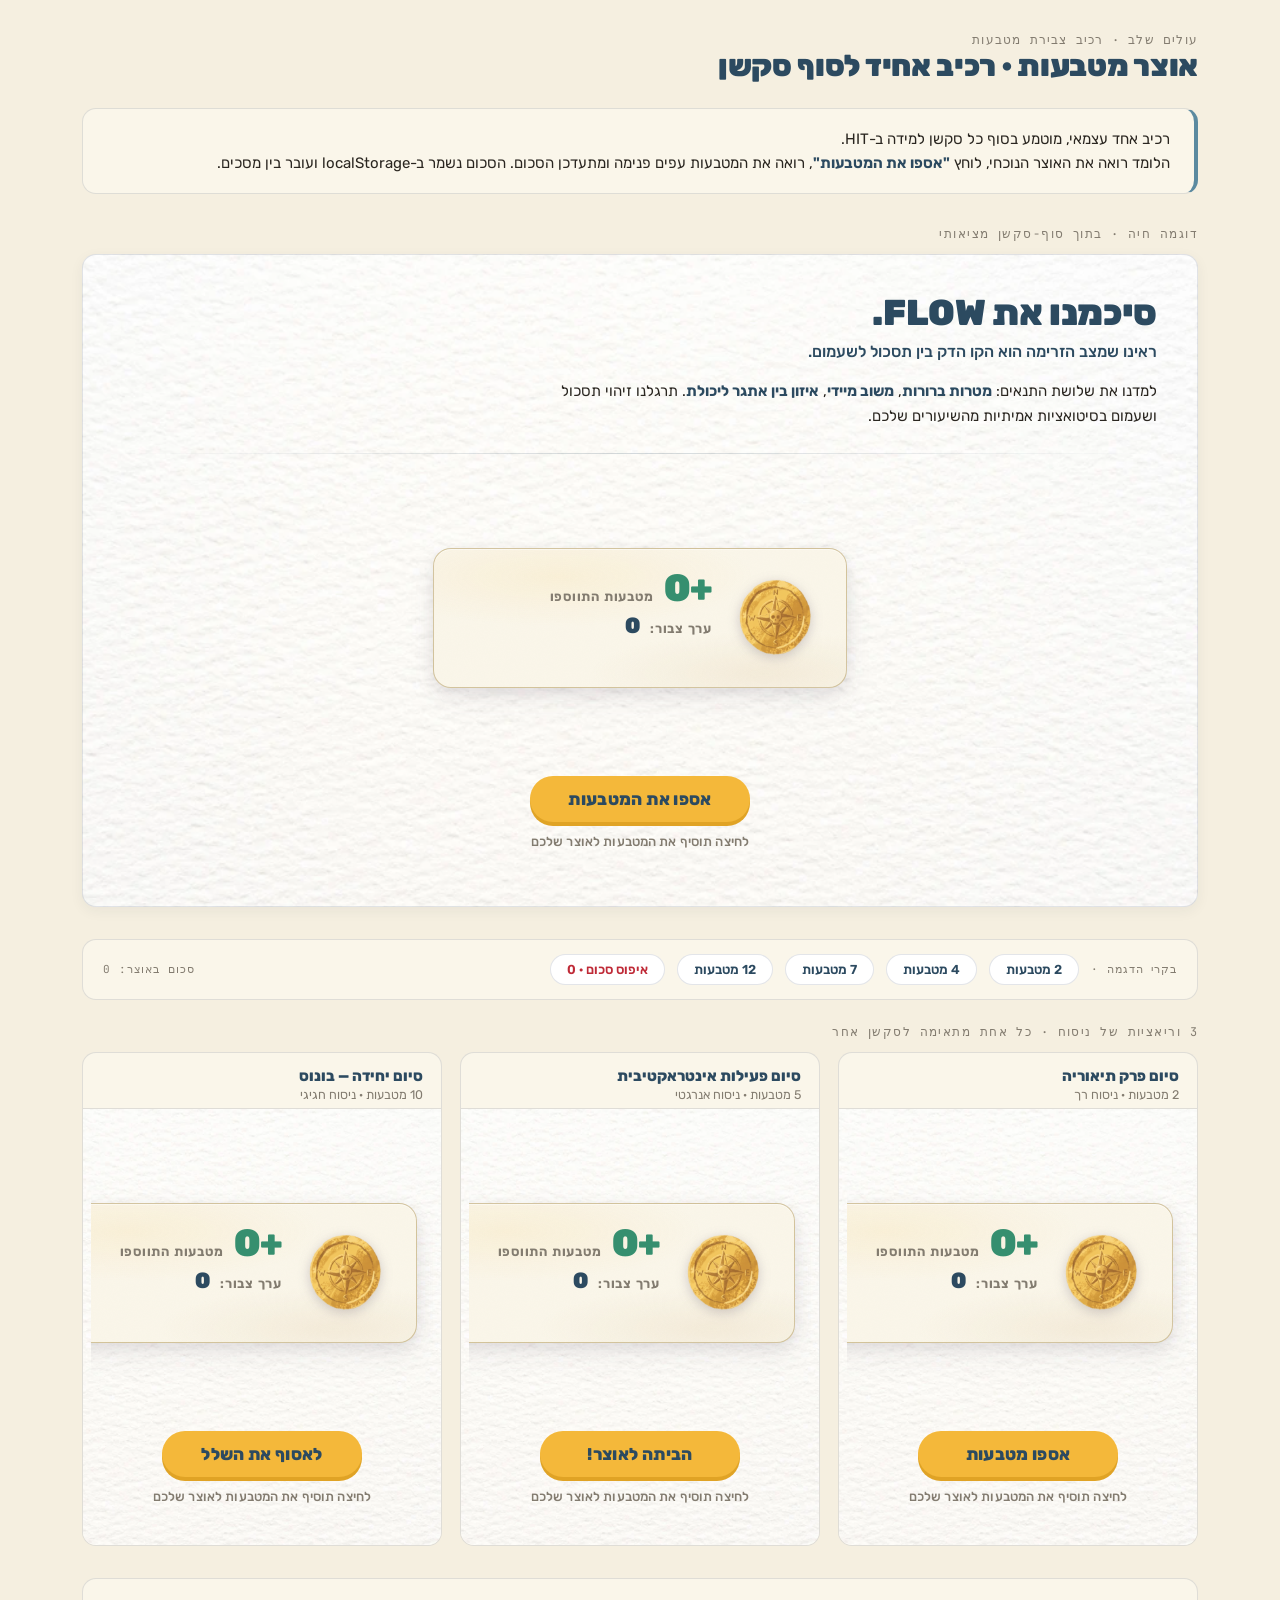
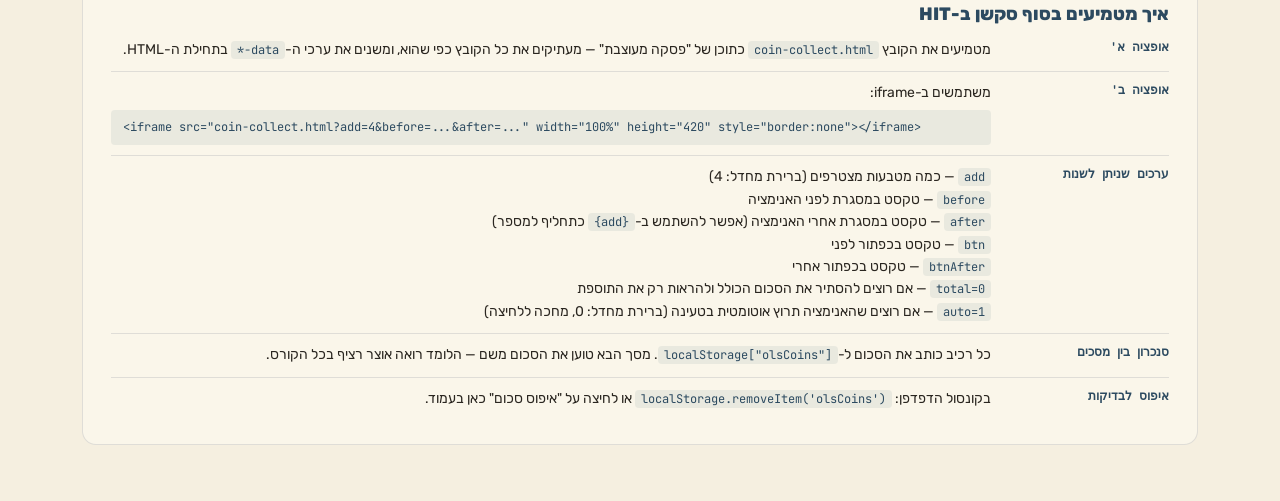
<file: demo-coins.html>
<!DOCTYPE html>
<html lang="he" dir="rtl">
<head>
<meta charset="UTF-8">
<meta name="viewport" content="width=device-width, initial-scale=1">
<title>הדגמה · רכיב צבירת מטבעות · עולים שלב</title>
<link rel="preconnect" href="https://fonts.googleapis.com">
<link rel="preconnect" href="https://fonts.gstatic.com" crossorigin>
<link href="https://fonts.googleapis.com/css2?family=Rubik:wght@400;500;600;700;800;900&family=JetBrains+Mono:wght@400;500&display=swap" rel="stylesheet">
<style>
:root {
  --paper:#F5EFE0; --paper-card:#FAF6EA;
  --blue-700:#2C4A60; --blue-600:#5B8AA0; --blue-200:#DCF0F2;
  --red-700:#BF2A37; --red-400:#A65D6A;
  --yellow:#F4B83A; --yellow-d:#E0A325;
  --ink:#2A2620; --ink-soft:#4A453E; --ink-mute:#837C70;
  --line:rgba(31,44,76,0.12);
}
*{box-sizing:border-box;}
html,body{margin:0;padding:0;background:var(--paper);font-family:'Rubik',sans-serif;color:var(--ink);}

.page{max-width:1180px;margin:0 auto;padding:32px 32px 56px;}

/* ===== HEADER ===== */
.demo-header{
  display:flex;align-items:center;justify-content:space-between;margin-bottom:24px;gap:18px;flex-wrap:wrap;
}
.demo-header h1{font-size:30px;font-weight:900;color:var(--blue-700);margin:0;letter-spacing:-0.01em;}
.demo-header .crumb{font-family:'JetBrains Mono',monospace;font-size:12px;color:var(--ink-mute);letter-spacing:0.1em;text-transform:uppercase;}

.intro{
  background:var(--paper-card);border:1px solid var(--line);
  border-right:4px solid var(--blue-600);
  border-radius:14px;padding:18px 24px;margin-bottom:32px;
  font-size:15px;color:var(--ink);line-height:1.6;
}
.intro strong{color:var(--blue-700);}

/* ===== VARIANT GRID ===== */
.section-title{
  font-family:'JetBrains Mono',monospace;font-size:12px;letter-spacing:0.12em;
  text-transform:uppercase;color:var(--ink-mute);margin:24px 0 12px;
}

.variant-grid{display:grid;grid-template-columns:repeat(3,1fr);gap:18px;margin-bottom:32px;}
.variant-card{
  background:var(--paper-card);border:1px solid var(--line);
  border-radius:14px;padding:0;overflow:hidden;
}
.variant-head{padding:14px 18px 6px;border-bottom:1px solid var(--line);}
.variant-head h3{font-size:15px;font-weight:800;color:var(--blue-700);margin:0 0 2px;}
.variant-head .desc{font-size:12.5px;color:var(--ink-mute);}
.variant-body{padding:8px;background:#FAF6EA;
  background-image:url("assets/paper-texture.png");
  background-size:cover;background-position:center;
}
.variant-body iframe{
  width:100%; height:420px; border:none; background:transparent; display:block;
}

/* ===== LIVE EXAMPLE — inside a mock course screen ===== */
.mock-screen{
  background-image:url("assets/paper-texture.png");
  background-size:cover;background-position:center;background-color:#FAF6EA;
  border-radius:14px;padding:36px 40px 24px;border:1px solid var(--line);
  margin-bottom:32px;box-shadow:0 4px 14px rgba(31,44,76,0.06);
}
.mock-screen h2{font-size:36px;font-weight:900;color:var(--blue-700);margin:0 0 8px;letter-spacing:-0.01em;}
.mock-screen h2 .en{position:relative;display:inline-block;}
.mock-screen h2 .en::after{content:"";position:absolute;left:0;right:0;bottom:0.05em;height:0.32em;background:#F2D547;z-index:-1;opacity:0.7;border-radius:2px;}
.mock-screen .lead{font-size:16px;color:var(--blue-700);font-weight:500;margin:0 0 18px;max-width:60ch;}
.mock-screen .body-text{font-size:15px;color:var(--ink);line-height:1.65;margin:0 0 12px;max-width:60ch;}
.mock-screen .body-text strong{color:var(--blue-700);}
.mock-screen .divider{
  margin:24px 0 8px;height:1px;
  background:linear-gradient(90deg,transparent,rgba(44,74,96,0.2),transparent);
}

/* ===== HOW TO USE PANEL ===== */
.howto{
  background:var(--paper-card);border:1px solid var(--line);
  border-radius:14px;padding:24px 28px;margin-top:32px;
}
.howto h3{font-size:18px;font-weight:800;color:var(--blue-700);margin:0 0 14px;}
.howto-row{
  display:grid;grid-template-columns:160px 1fr;gap:18px;
  padding:10px 0;border-top:1px solid var(--line);
}
.howto-row:first-of-type{border-top:none;padding-top:0;}
.howto-row .k{font-family:'JetBrains Mono',monospace;font-size:12px;color:var(--blue-700);font-weight:600;}
.howto-row .v{font-size:14px;color:var(--ink);line-height:1.6;}
.howto-row .v code{
  background:rgba(44,74,96,0.08);color:var(--blue-700);
  padding:1px 6px;border-radius:4px;
  font-family:'JetBrains Mono',monospace;font-size:12px;direction:ltr;
}

/* ===== CONTROLS ===== */
.controls{
  background:var(--paper-card);border:1px solid var(--line);border-radius:14px;
  padding:14px 20px;display:flex;align-items:center;gap:12px;flex-wrap:wrap;margin-top:18px;
}
.controls .lbl{font-family:'JetBrains Mono',monospace;font-size:11px;color:var(--ink-mute);letter-spacing:0.08em;text-transform:uppercase;}
.controls button{
  background:#fff;border:1px solid var(--line);color:var(--blue-700);
  border-radius:999px;padding:7px 16px;font-family:inherit;font-weight:600;
  font-size:13px;cursor:pointer;
}
.controls button:hover{background:var(--blue-200);border-color:var(--blue-600);}
.controls button.danger{color:var(--red-700);}

@media (max-width:900px){
  .variant-grid{grid-template-columns:1fr;}
  .demo-header{flex-direction:column;align-items:flex-start;}
  .mock-screen{padding:24px;}
}
</style>
</head>
<body>

<div class="page">

  <div class="demo-header">
    <div>
      <div class="crumb">עולים שלב · רכיב צבירת מטבעות</div>
      <h1>אוצר מטבעות · רכיב אחיד לסוף סקשן</h1>
    </div>
  </div>

  <div class="intro">
    רכיב אחד עצמאי, מוטמע בסוף כל סקשן למידה ב-HIT.<br>
    הלומד רואה את האוצר הנוכחי, לוחץ <strong>"אספו את המטבעות"</strong>, רואה את המטבעות עפים פנימה ומתעדכן הסכום. הסכום נשמר ב-localStorage ועובר בין מסכים.
  </div>

  <!-- ====== LIVE EXAMPLE INSIDE A COURSE SCREEN ====== -->
  <div class="section-title">דוגמה חיה · בתוך סוף-סקשן מציאותי</div>

  <div class="mock-screen">
    <h2>סיכמנו את <span class="en">FLOW</span>.</h2>
    <p class="lead">ראינו שמצב הזרימה הוא הקו הדק בין תסכול לשעמום.</p>
    <p class="body-text">
      למדנו את שלושת התנאים: <strong>מטרות ברורות</strong>, <strong>משוב מיידי</strong>, <strong>איזון בין אתגר ליכולת</strong>. תרגלנו זיהוי תסכול ושעמום בסיטואציות אמיתיות מהשיעורים שלכם.
    </p>
    <div class="divider"></div>

    <!-- ↓↓↓ הרכיב המוטמע ↓↓↓ -->
    <iframe
      id="live-frame"
      src="coin-collect.html?add=4"
      width="100%" height="420"
      style="border:none;display:block;background:transparent;"
      title="צבירת מטבעות זהב">
    </iframe>
    <!-- ↑↑↑ -->
  </div>

  <div class="controls">
    <span class="lbl">בקרי הדגמה ·</span>
    <button onclick="reloadWith(2)">2 מטבעות</button>
    <button onclick="reloadWith(4)">4 מטבעות</button>
    <button onclick="reloadWith(7)">7 מטבעות</button>
    <button onclick="reloadWith(12)">12 מטבעות</button>
    <button class="danger" onclick="resetAll()">איפוס סכום · 0</button>
    <span class="lbl" id="current-state" style="margin-inline-start:auto;">סכום באוצר: 0</span>
  </div>

  <!-- ====== VARIANTS ====== -->
  <div class="section-title">3 וריאציות של ניסוח · כל אחת מתאימה לסקשן אחר</div>

  <div class="variant-grid">
    <div class="variant-card">
      <div class="variant-head">
        <h3>סיום פרק תיאוריה</h3>
        <div class="desc">2 מטבעות · ניסוח רך</div>
      </div>
      <div class="variant-body">
        <iframe src="coin-collect.html?add=2&before=סיימת+את+הפרק!+אספ%2Fי+את+שני+המטבעות+שצברת&after=%2B2+מטבעות+נכנסו+לאוצר.+כל+הכבוד!&btn=אספו+מטבעות&btnAfter=המשך" loading="lazy"></iframe>
      </div>
    </div>
    <div class="variant-card">
      <div class="variant-head">
        <h3>סיום פעילות אינטראקטיבית</h3>
        <div class="desc">5 מטבעות · ניסוח אנרגטי</div>
      </div>
      <div class="variant-body">
        <iframe src="coin-collect.html?add=5&before=הפעלת+חשיבה+מעמיקה+—+מגיע+לך!&after=%2B5+מטבעות+על+חשיבה+פעילה+%E2%9C%A8&btn=הביתה+לאוצר!&btnAfter=הבא" loading="lazy"></iframe>
      </div>
    </div>
    <div class="variant-card">
      <div class="variant-head">
        <h3>סיום יחידה — בונוס</h3>
        <div class="desc">10 מטבעות · ניסוח חגיגי</div>
      </div>
      <div class="variant-body">
        <iframe src="coin-collect.html?add=10&before=סיימת+יחידה+שלמה+%E2%80%94+זה+שלל+פיראטי+אמיתי&after=ענק!+%2B10+מטבעות+על+יחידה+מושלמת&btn=לאסוף+את+השלל&btnAfter=ליחידה+הבאה" loading="lazy"></iframe>
      </div>
    </div>
  </div>

  <!-- ====== HOW TO USE ====== -->
  <div class="howto">
    <h3>איך מטמיעים בסוף סקשן ב-HIT</h3>
    <div class="howto-row">
      <div class="k">אופציה א'</div>
      <div class="v">
        מטמיעים את הקובץ <code>coin-collect.html</code> כתוכן של "פסקה מעוצבת" — מעתיקים את כל הקובץ כפי שהוא, ומשנים את ערכי ה-<code>data-*</code> בתחילת ה-HTML.
      </div>
    </div>
    <div class="howto-row">
      <div class="k">אופציה ב'</div>
      <div class="v">
        משתמשים ב-iframe:
        <code style="display:block;padding:8px 12px;margin-top:6px;direction:ltr;text-align:left;">
&lt;iframe src="coin-collect.html?add=4&before=...&after=..." width="100%" height="420" style="border:none"&gt;&lt;/iframe&gt;
        </code>
      </div>
    </div>
    <div class="howto-row">
      <div class="k">ערכים שניתן לשנות</div>
      <div class="v">
        <div><code>add</code> — כמה מטבעות מצטרפים (ברירת מחדל: 4)</div>
        <div><code>before</code> — טקסט במסגרת לפני האנימציה</div>
        <div><code>after</code> — טקסט במסגרת אחרי האנימציה (אפשר להשתמש ב-<code>{add}</code> כתחליף למספר)</div>
        <div><code>btn</code> — טקסט בכפתור לפני</div>
        <div><code>btnAfter</code> — טקסט בכפתור אחרי</div>
        <div><code>total=0</code> — אם רוצים להסתיר את הסכום הכולל ולהראות רק את התוספת</div>
        <div><code>auto=1</code> — אם רוצים שהאנימציה תרוץ אוטומטית בטעינה (ברירת מחדל: 0, מחכה ללחיצה)</div>
      </div>
    </div>
    <div class="howto-row">
      <div class="k">סנכרון בין מסכים</div>
      <div class="v">
        כל רכיב כותב את הסכום ל-<code>localStorage["olsCoins"]</code>. מסך הבא טוען את הסכום משם — הלומד רואה אוצר רציף בכל הקורס.
      </div>
    </div>
    <div class="howto-row">
      <div class="k">איפוס לבדיקות</div>
      <div class="v">
        בקונסול הדפדפן: <code>localStorage.removeItem('olsCoins')</code> או לחיצה על "איפוס סכום" כאן בעמוד.
      </div>
    </div>
  </div>

</div>

<script>
function updateState(){
  const v = parseInt(localStorage.getItem('olsCoins') || '0', 10);
  document.getElementById('current-state').textContent = 'סכום באוצר: ' + v;
}
updateState();
setInterval(updateState, 400);

function reloadWith(add){
  const f = document.getElementById('live-frame');
  f.src = 'coin-collect.html?add=' + add + '&_t=' + Date.now();
}

function resetAll(){
  localStorage.setItem('olsCoins', '0');
  updateState();
  // טען מחדש את כל ה-iframes כדי שיציגו 0
  document.querySelectorAll('iframe').forEach(f => { f.src = f.src.split('&_t=')[0] + '&_t=' + Date.now(); });
}

// האזנה לעדכונים מתוך iframes
window.addEventListener('message', (e) => {
  if (e.data && e.data.type === 'ols-coins-updated') updateState();
});
</script>

</body>
</html>
</file>
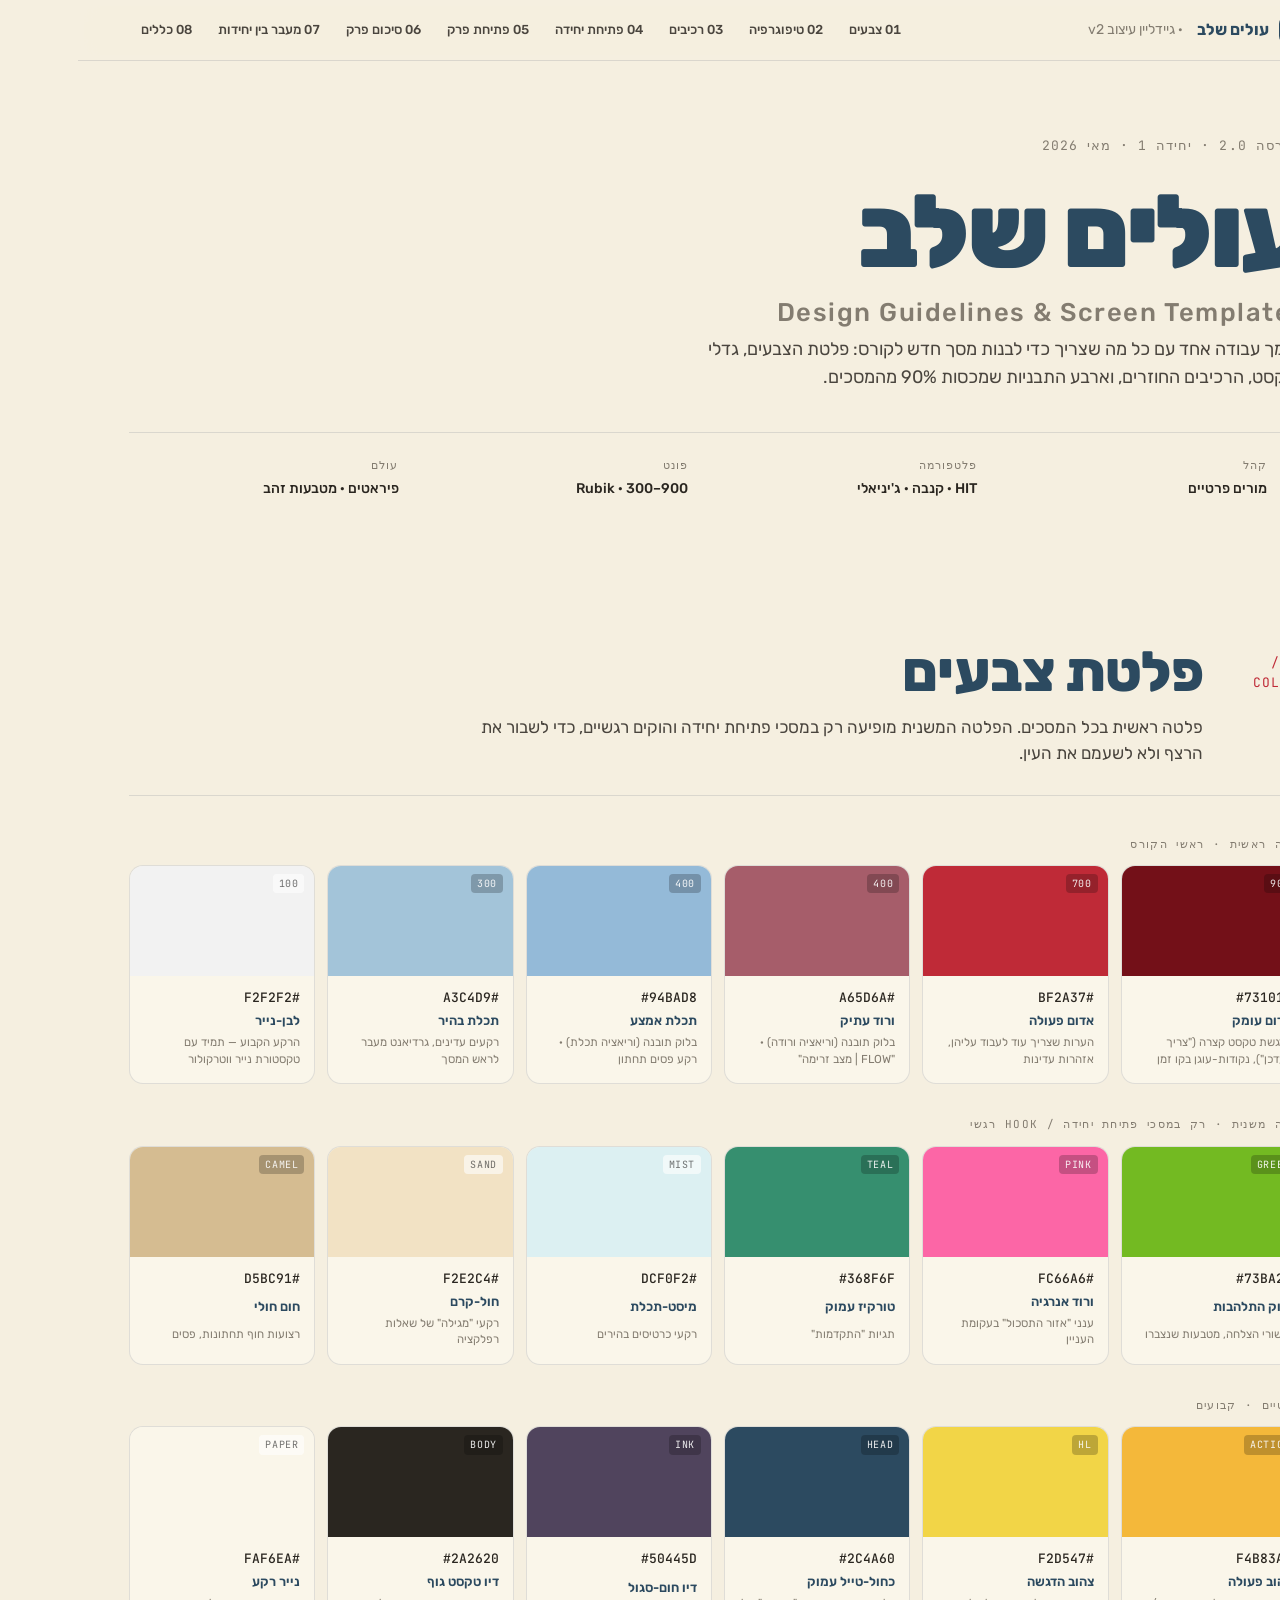
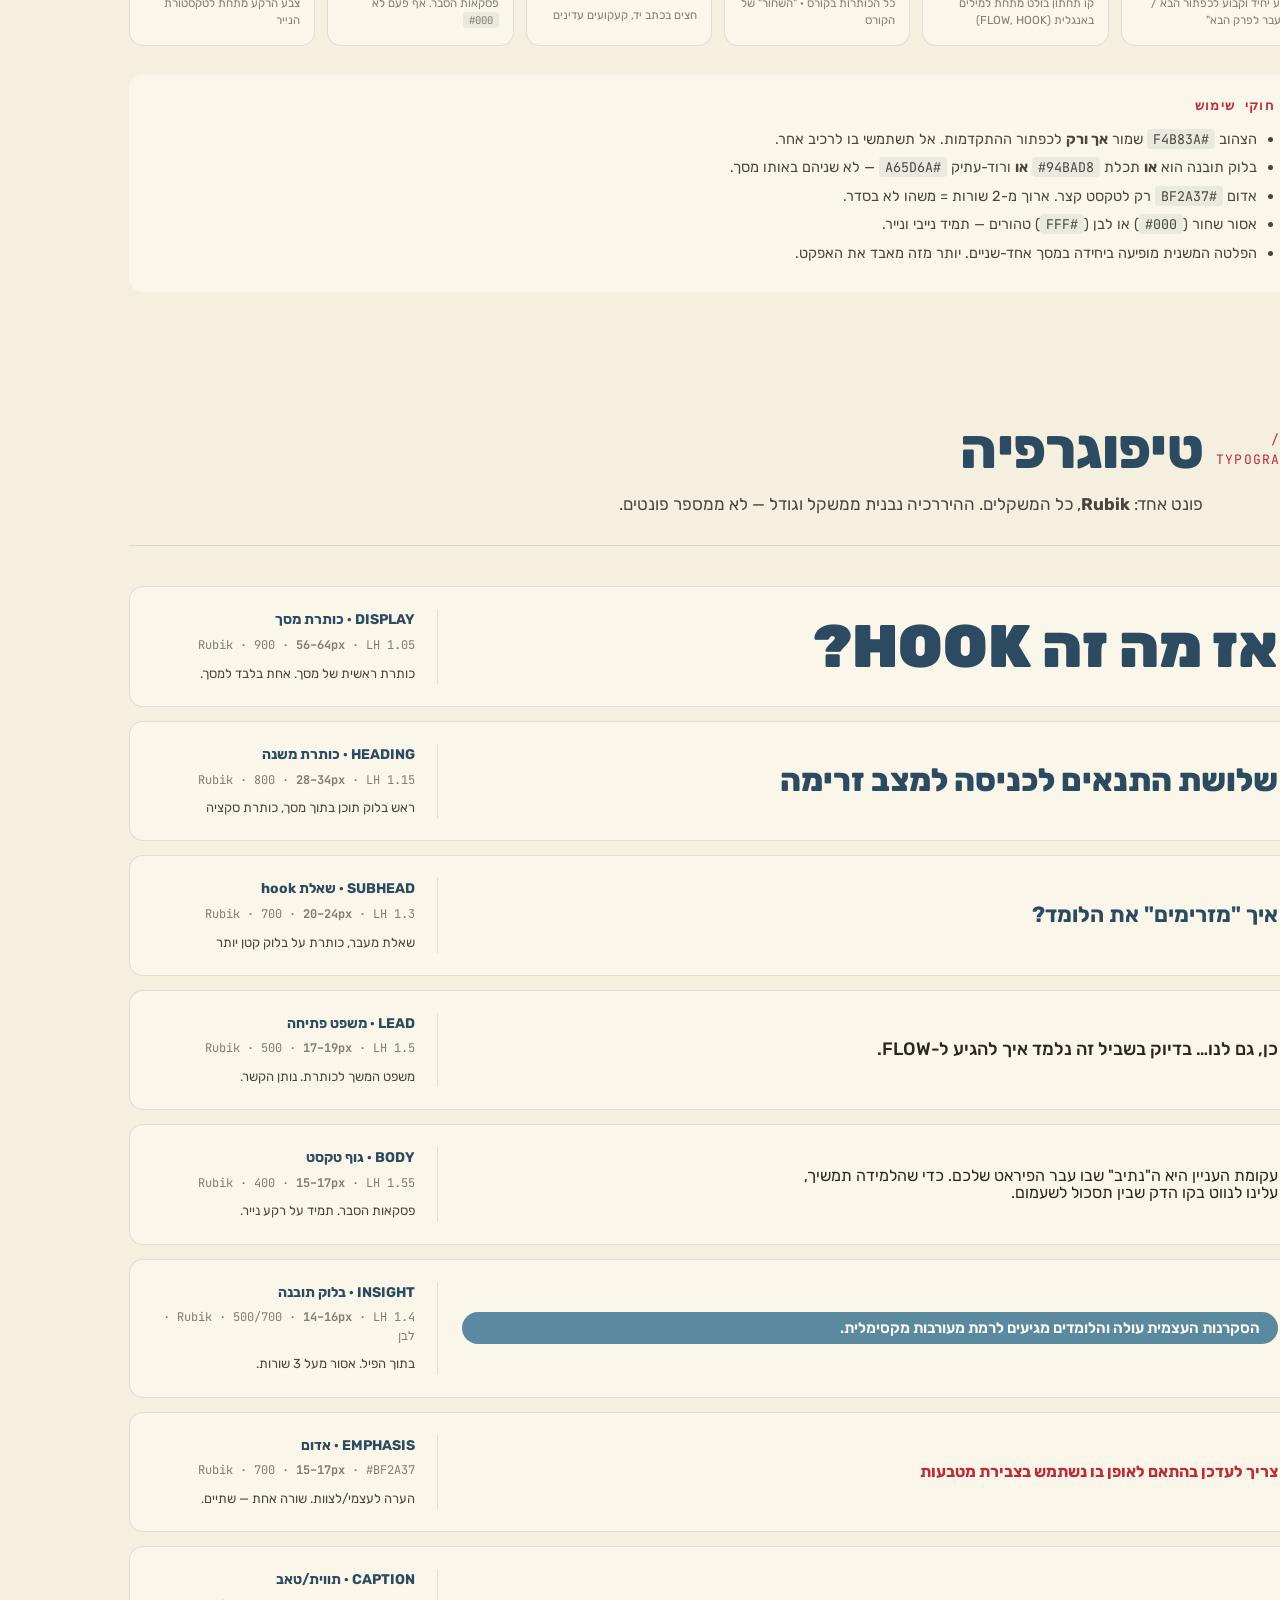
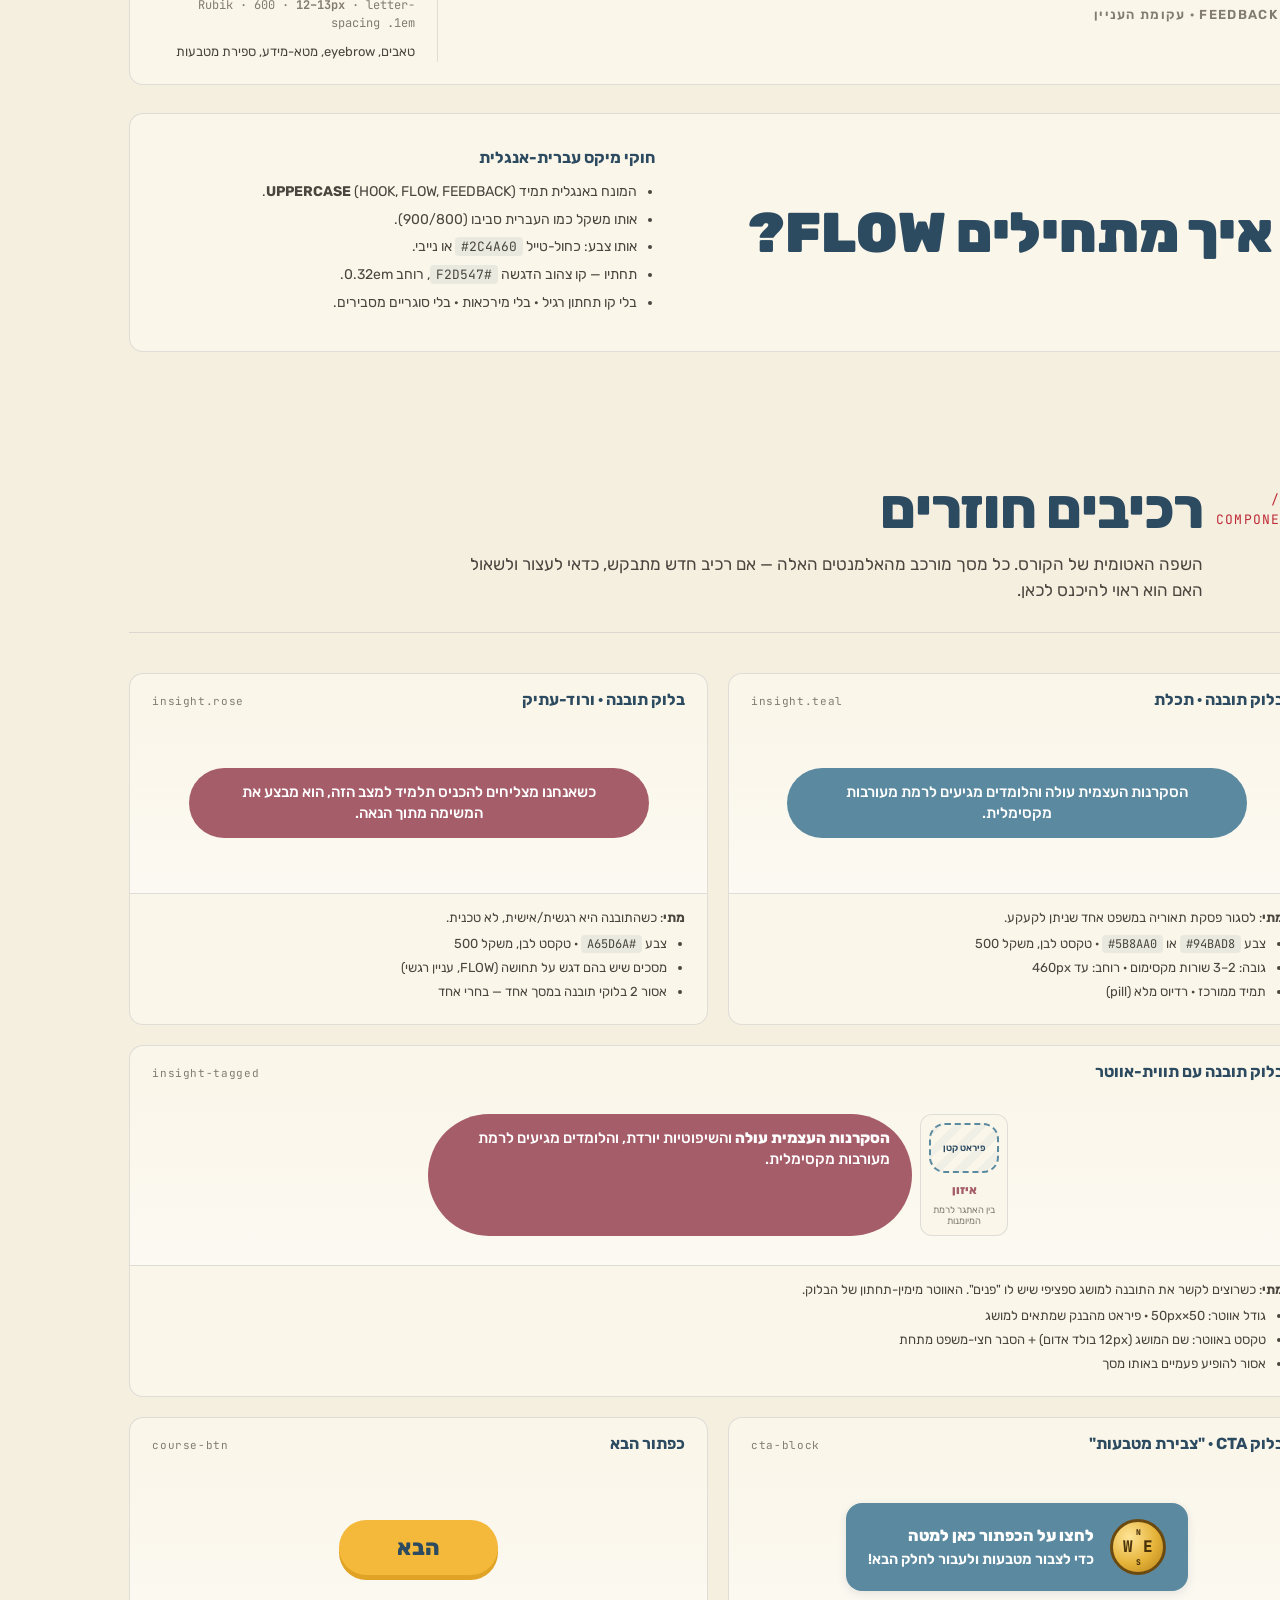
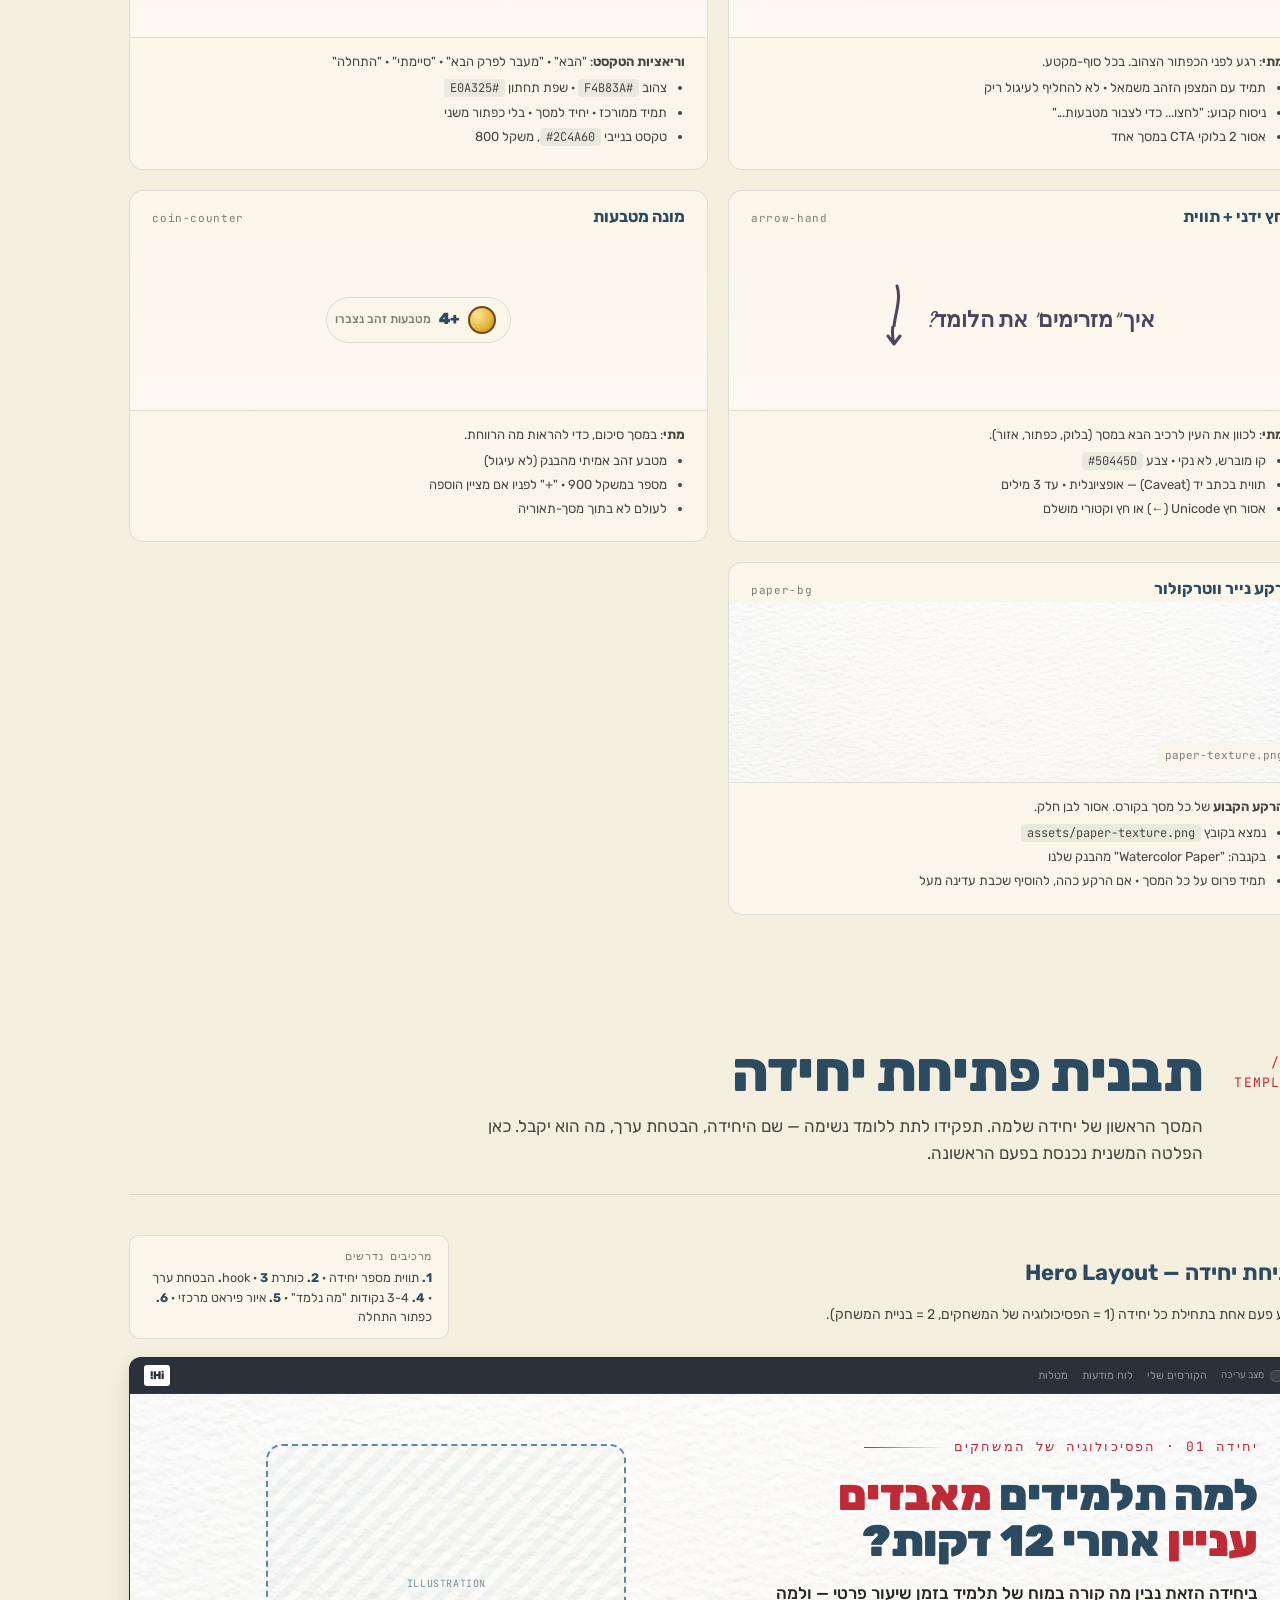
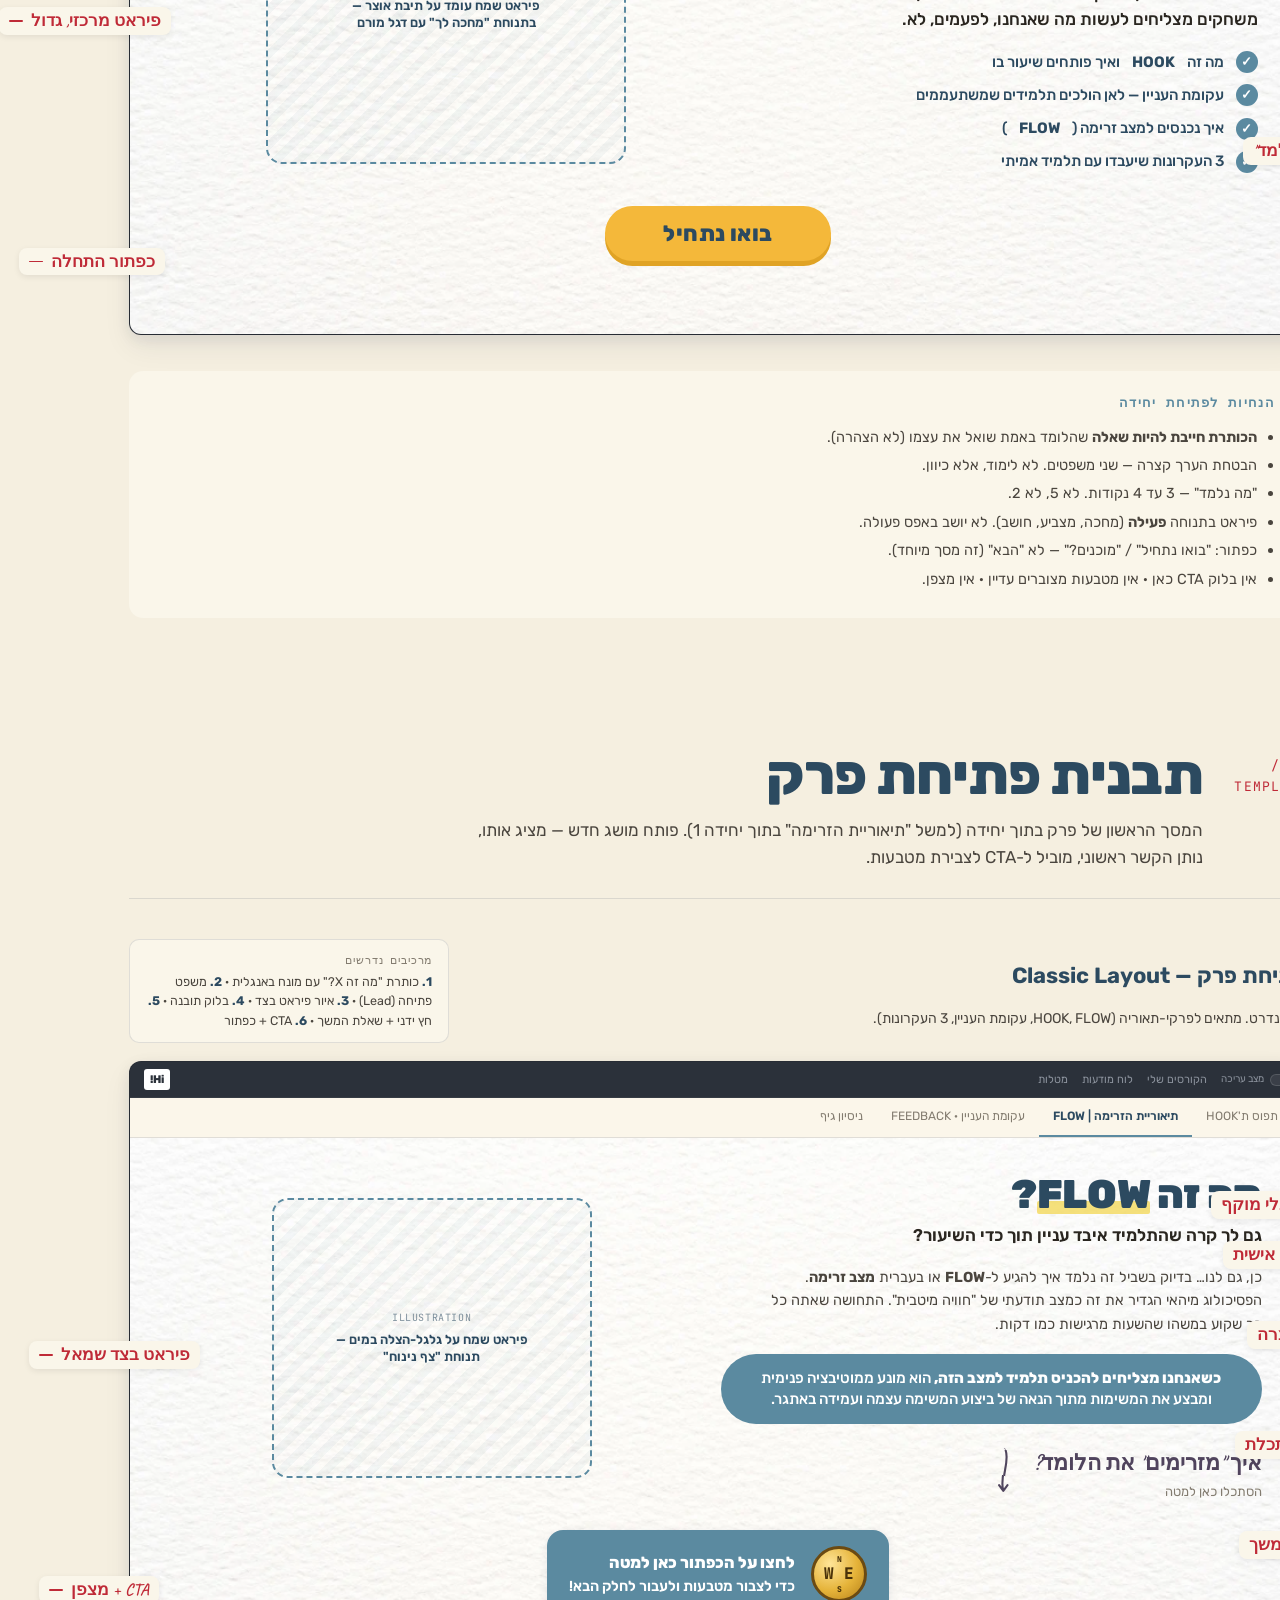
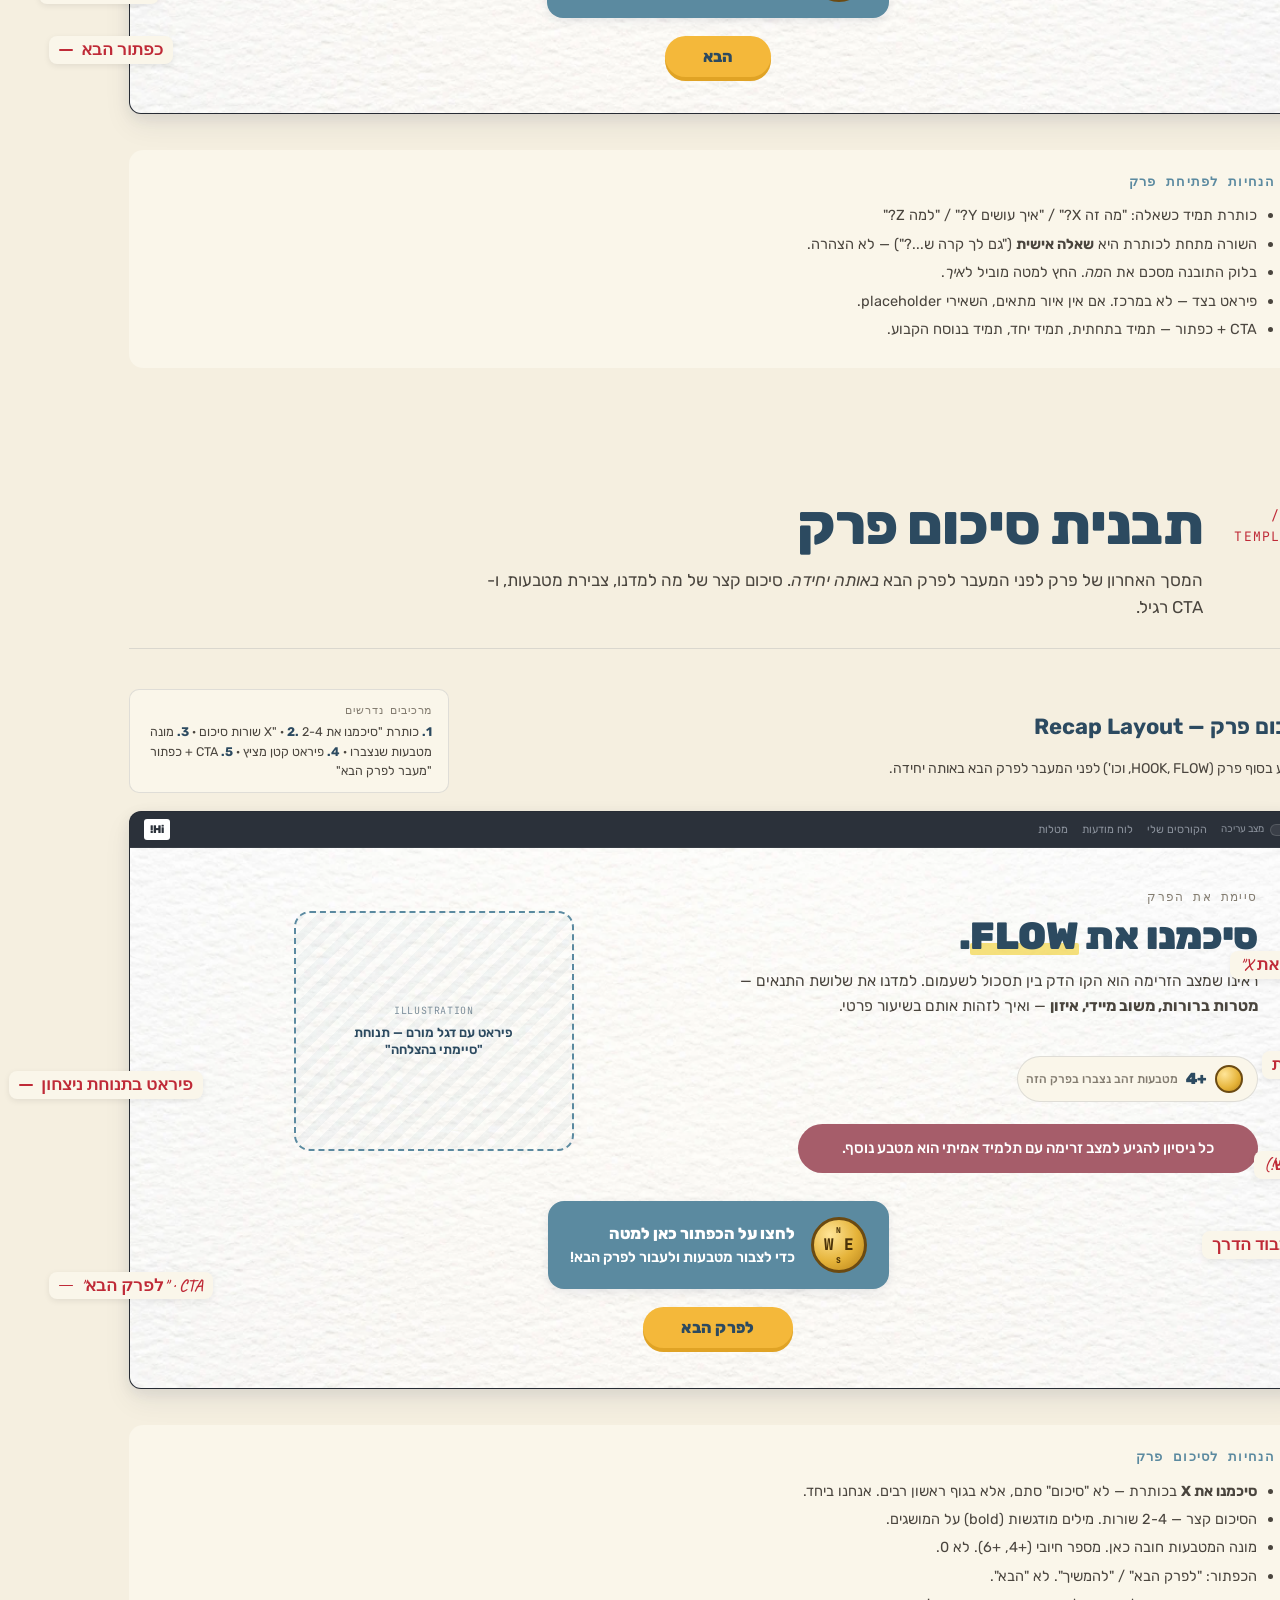
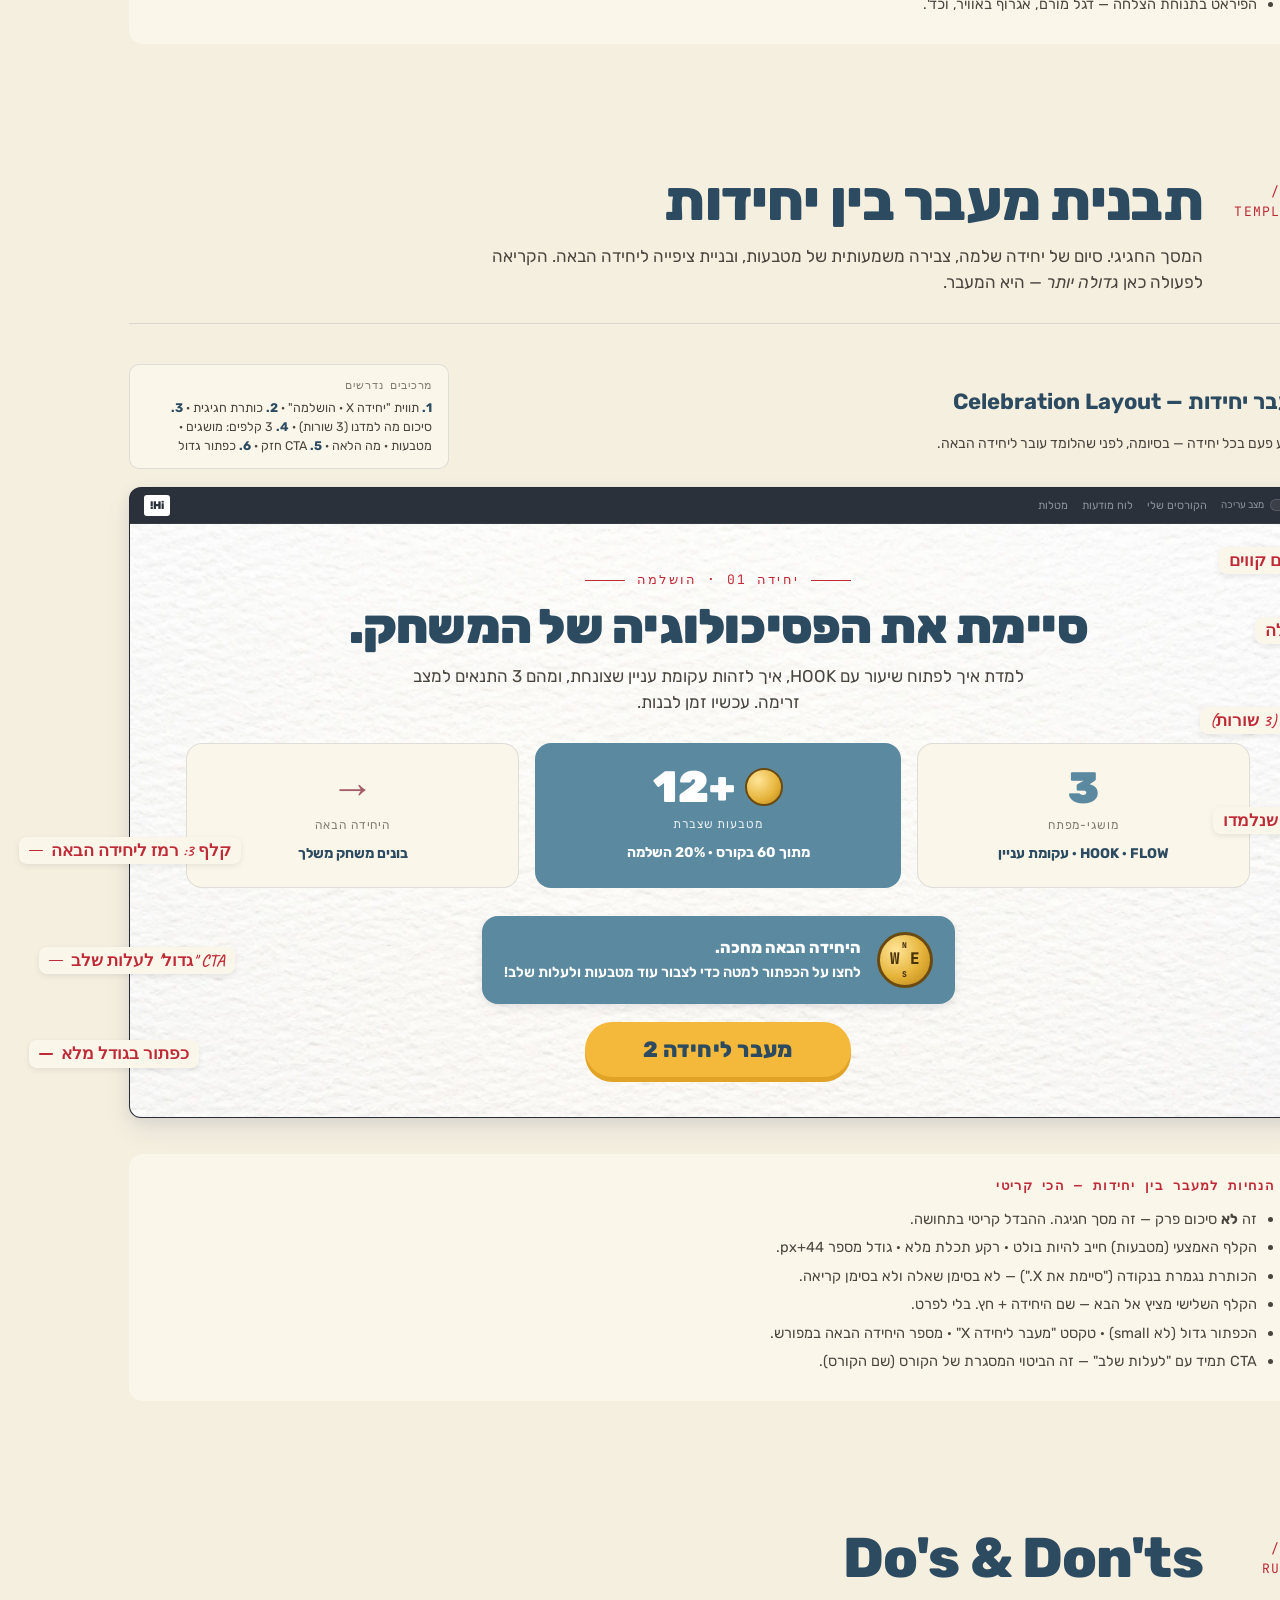
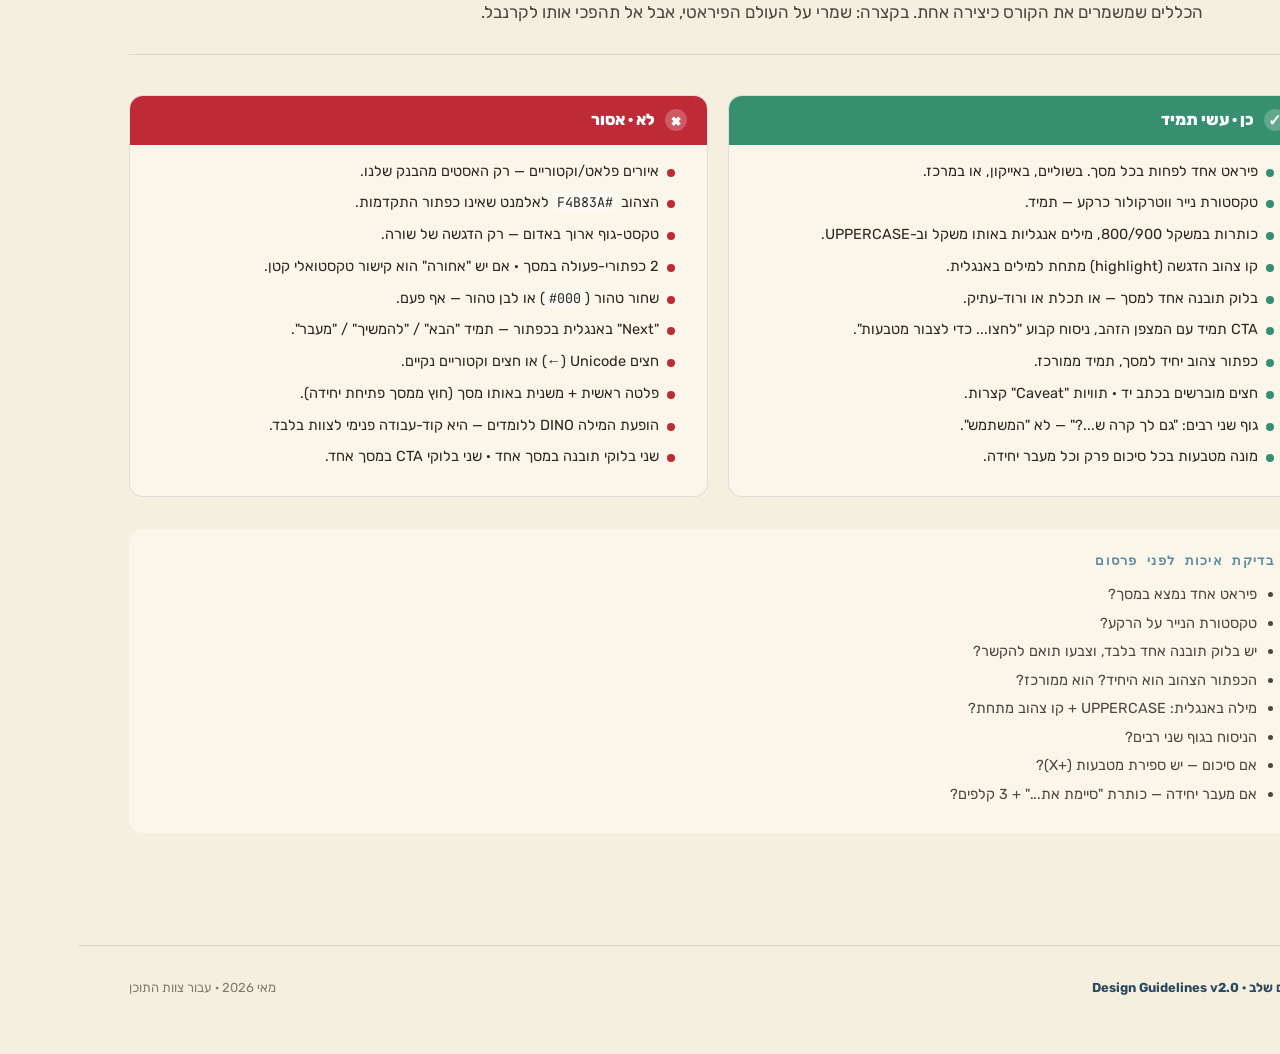
<file: Design System v2.html>
<!DOCTYPE html>
<html lang="he" dir="rtl">
<head>
<meta charset="UTF-8">
<meta name="viewport" content="width=device-width, initial-scale=1">
<title>עולים שלב · גיידליין עיצוב + תבניות</title>
<link rel="preconnect" href="https://fonts.googleapis.com">
<link rel="preconnect" href="https://fonts.gstatic.com" crossorigin>
<link href="https://fonts.googleapis.com/css2?family=Rubik:wght@300;400;500;600;700;800;900&family=Caveat:wght@500;700&family=JetBrains+Mono:wght@400;500&display=swap" rel="stylesheet">
<style>
/* ============================================================
   עולים שלב · Design System v2
   Tight, focused. Uses real paper-texture asset.
   ============================================================ */

:root {
  /* PALETTE — primary */
  --red-900:  #731018;
  --red-700:  #BF2A37;
  --red-400:  #A65D6A;  /* insight pill — rose variant */

  --blue-100: #F2F2F2;
  --blue-200: #DCF0F2;
  --blue-300: #A3C4D9;
  --blue-400: #94BAD8;
  --blue-600: #5B8AA0;  /* insight pill — teal variant */
  --blue-700: #2C4A60;  /* the dark teal-navy used for headings + FLOW term */
  --blue-900: #1F2C4C;

  /* PALETTE — secondary (used sparingly) */
  --green:    #73BA22;
  --teal:     #368F6F;
  --pink:     #FC66A6;

  --sand:     #D5BC91;
  --cream:    #F2E2C4;
  --plum:     #50445D;

  /* SEMANTIC */
  --yellow:   #F4B83A;
  --yellow-d: #E0A325;
  --highlight: #F2D547; /* yellow underline pad */

  /* DOC chrome */
  --paper:        #F5EFE0;
  --paper-card:   #FAF6EA;
  --ink:          #2A2620;
  --ink-soft:     #4A453E;
  --ink-mute:     #837C70;
  --line:         rgba(31, 44, 76, 0.12);
  --line-strong:  rgba(31, 44, 76, 0.22);
  --shadow-sm:    0 1px 2px rgba(31,44,76,0.05), 0 2px 6px rgba(31,44,76,0.06);
  --shadow-md:    0 4px 14px rgba(31,44,76,0.08), 0 12px 28px rgba(31,44,76,0.07);

  --r-sm: 8px;
  --r-md: 14px;
  --r-lg: 22px;
  --pad: clamp(20px, 4vw, 56px);
  --max: 1280px;
}

*, *::before, *::after { box-sizing: border-box; }

html, body {
  margin: 0; padding: 0;
  background: var(--paper);
  color: var(--ink);
  font-family: 'Rubik', 'Helvetica Neue', Arial, sans-serif;
  line-height: 1.55;
  -webkit-font-smoothing: antialiased;
  text-rendering: optimizeLegibility;
}

a { color: inherit; text-decoration: none; }
img, svg { display: block; max-width: 100%; }

/* ===================== TOP RIBBON ===================== */
.ribbon {
  position: sticky; top: 0; z-index: 50;
  background: rgba(245, 239, 224, 0.92);
  backdrop-filter: saturate(140%) blur(10px);
  -webkit-backdrop-filter: saturate(140%) blur(10px);
  border-bottom: 1px solid var(--line);
}
.ribbon-inner {
  max-width: var(--max); margin: 0 auto;
  padding: 14px var(--pad);
  display: flex; align-items: center; justify-content: space-between;
  gap: 24px;
}
.brand {
  display: flex; align-items: center; gap: 10px;
  font-weight: 700; color: var(--blue-700);
}
.brand-mark {
  width: 28px; height: 28px; border-radius: 8px;
  background: var(--blue-700); color: var(--paper);
  display: grid; place-items: center; font-size: 14px;
}
.brand-doc { color: var(--ink-mute); font-weight: 400; font-size: 14px; margin-inline-start: 4px; }
.anchor-nav { display: flex; gap: 2px; flex-wrap: wrap; }
.anchor-nav a {
  font-size: 13px; padding: 6px 12px; border-radius: 999px;
  color: var(--ink-soft); font-weight: 500;
  transition: background .15s, color .15s;
  font-variant-numeric: tabular-nums;
}
.anchor-nav a:hover { background: rgba(44, 74, 96, 0.08); color: var(--blue-700); }

/* ===================== COVER ===================== */
.cover { max-width: var(--max); margin: 0 auto; padding: 72px var(--pad) 32px; }
.cover-eyebrow {
  display: inline-flex; align-items: center; gap: 10px;
  color: var(--ink-mute); font-size: 13px;
  letter-spacing: 0.08em;
  font-family: 'JetBrains Mono', monospace;
  margin-bottom: 28px;
}
.cover-eyebrow .dot {
  width: 8px; height: 8px; background: var(--red-700); border-radius: 999px;
}
.cover h1 {
  font-size: clamp(56px, 8vw, 104px);
  line-height: 0.95;
  font-weight: 900;
  letter-spacing: -0.025em;
  color: var(--blue-700);
  margin: 0 0 12px;
}
.cover h1 .en {
  display: block;
  font-size: clamp(20px, 2vw, 28px);
  font-weight: 500;
  letter-spacing: 0.06em;
  color: var(--ink-mute);
  margin-top: 18px;
  direction: ltr;
  text-align: right;
}
.cover-lede {
  font-size: clamp(18px, 1.4vw, 22px);
  color: var(--ink-soft);
  max-width: 60ch;
  margin: 8px 0 40px;
  text-wrap: pretty;
}
.cover-meta {
  display: grid; grid-template-columns: repeat(4, 1fr); gap: 20px;
  border-top: 1px solid var(--line);
  padding-top: 24px;
}
.cover-meta li { list-style: none; display: grid; gap: 4px; }
.cover-meta .k {
  font-family: 'JetBrains Mono', monospace;
  font-size: 11px; letter-spacing: 0.1em; text-transform: uppercase;
  color: var(--ink-mute);
}
.cover-meta .v { font-size: 14px; color: var(--ink); font-weight: 500; }
.cover-meta ul { padding: 0; margin: 0; display: contents; }

/* ===================== PART (section) ===================== */
.part {
  max-width: var(--max); margin: 0 auto;
  padding: 96px var(--pad) 32px;
  scroll-margin-top: 80px;
}
.part-head {
  display: grid; grid-template-columns: 80px 1fr;
  gap: 24px; align-items: start;
  padding-bottom: 28px; margin-bottom: 40px;
  border-bottom: 1px solid var(--line);
}
.part-num {
  font-family: 'JetBrains Mono', monospace;
  font-size: 13px; color: var(--red-700); letter-spacing: 0.08em;
  padding-top: 10px;
}
.part-head h2 {
  font-size: clamp(36px, 4.5vw, 56px);
  line-height: 1.05; margin: 0 0 12px;
  color: var(--blue-700); font-weight: 800;
  letter-spacing: -0.015em;
}
.part-head .lede {
  font-size: clamp(17px, 1.3vw, 20px);
  color: var(--ink-soft); max-width: 68ch; margin: 0;
  text-wrap: pretty;
}

.sub-head {
  display: flex; align-items: baseline; gap: 14px;
  margin: 56px 0 16px;
  flex-wrap: wrap;
}
.sub-head .tag {
  font-family: 'JetBrains Mono', monospace;
  font-size: 11px; color: var(--ink-mute);
  letter-spacing: 0.12em; text-transform: uppercase;
}
.sub-head h3 { font-size: 26px; font-weight: 700; color: var(--blue-700); margin: 0; }
.sub-head .note { margin-right: auto; font-size: 13px; color: var(--ink-mute); }

.body-copy { font-size: 16px; color: var(--ink-soft); max-width: 70ch; text-wrap: pretty; }
.body-copy p { margin: 0 0 12px; }
.body-copy strong { color: var(--ink); }
code {
  font-family: 'JetBrains Mono', monospace;
  background: rgba(44,74,96,0.08); padding: 1px 6px; border-radius: 4px;
  font-size: 0.92em;
}

/* ===================== PALETTE ===================== */
.palette-grid {
  display: grid; grid-template-columns: repeat(6, 1fr); gap: 12px;
}
.swatch {
  background: var(--paper-card);
  border-radius: var(--r-md); overflow: hidden;
  border: 1px solid var(--line);
  display: grid; grid-template-rows: 110px 1fr;
}
.swatch .chip { background: var(--c); position: relative; }
.swatch .chip::after {
  content: attr(data-tag);
  position: absolute; top: 8px; right: 10px;
  font-family: 'JetBrains Mono', monospace;
  font-size: 10px; letter-spacing: 0.06em;
  background: rgba(0,0,0,0.22); color: rgba(255,255,255,0.9);
  padding: 2px 6px; border-radius: 4px;
}
.swatch.light .chip::after { background: rgba(255,255,255,0.6); color: rgba(0,0,0,0.55); }
.swatch .meta { padding: 12px 14px 16px; display: grid; gap: 3px; }
.swatch .hex { font-family: 'JetBrains Mono', monospace; font-size: 13px; font-weight: 500; }
.swatch .role { font-size: 13px; color: var(--blue-700); font-weight: 600; }
.swatch .use { font-size: 11.5px; color: var(--ink-mute); line-height: 1.45; }

.palette-section-title {
  font-family: 'JetBrains Mono', monospace;
  font-size: 11px; letter-spacing: 0.12em; text-transform: uppercase;
  color: var(--ink-mute); margin: 32px 0 12px;
}
.palette-section-title:first-of-type { margin-top: 0; }

.palette-rules {
  margin-top: 28px;
  background: var(--paper-card);
  border-right: 4px solid var(--red-700);
  border-radius: var(--r-md);
  padding: 22px 28px;
}
.palette-rules h4 {
  margin: 0 0 12px; color: var(--red-700); font-size: 13px;
  letter-spacing: 0.1em; font-family: 'JetBrains Mono', monospace;
  text-transform: uppercase;
}
.palette-rules ul { margin: 0; padding-inline-start: 18px; color: var(--ink-soft); }
.palette-rules li { margin-bottom: 6px; font-size: 14.5px; }

/* ===================== TYPOGRAPHY ===================== */
.type-stack { display: grid; gap: 14px; }
.type-row {
  background: var(--paper-card);
  border: 1px solid var(--line);
  border-radius: var(--r-md);
  padding: 22px 28px;
  display: grid;
  grid-template-columns: 1fr 280px;
  gap: 24px; align-items: center;
}
.type-sample { color: var(--blue-700); line-height: 1.1; }
.type-meta {
  border-right: 1px solid var(--line);
  padding-right: 22px;
  display: grid; gap: 5px;
}
.type-meta .name { font-weight: 700; color: var(--blue-700); font-size: 14px; }
.type-meta .spec {
  font-family: 'JetBrains Mono', monospace;
  color: var(--ink-mute); font-size: 12px;
}
.type-meta .use { color: var(--ink-soft); margin-top: 4px; font-size: 13px; }

.type-mix {
  margin-top: 28px;
  background: var(--paper-card);
  border-radius: var(--r-md);
  border: 1px solid var(--line);
  padding: 32px;
  display: grid;
  grid-template-columns: 1.2fr 1fr;
  gap: 28px; align-items: center;
}
.type-mix .example {
  font-size: 56px; font-weight: 900;
  color: var(--blue-700); line-height: 1;
}
.type-mix .example .en {
  position: relative;
  display: inline-block;
}
.type-mix .example .en::after {
  content: ""; position: absolute;
  left: 0; right: 0; bottom: 4px;
  height: 8px; background: var(--highlight);
  z-index: -1; opacity: 0.7;
  border-radius: 2px;
}
.type-mix h4 { color: var(--blue-700); margin: 0 0 10px; font-size: 16px; }
.type-mix ul { margin: 0; padding-inline-start: 18px; font-size: 14px; color: var(--ink-soft); }
.type-mix li { margin-bottom: 6px; }

/* ===================== COMPONENTS / RECURRING ELEMENTS ===================== */
.comp-grid { display: grid; grid-template-columns: 1fr 1fr; gap: 20px; }
.comp-card {
  background: var(--paper-card);
  border: 1px solid var(--line);
  border-radius: var(--r-md);
  overflow: hidden;
  display: grid;
  grid-template-rows: auto 1fr auto;
}
.comp-card.full { grid-column: 1 / -1; }
.comp-head {
  padding: 14px 22px 0;
  display: flex; align-items: baseline; justify-content: space-between;
  gap: 14px;
}
.comp-head .name { font-weight: 700; color: var(--blue-700); font-size: 16px; }
.comp-head .id {
  font-family: 'JetBrains Mono', monospace;
  font-size: 11px; color: var(--ink-mute); letter-spacing: 0.06em;
}
.comp-stage {
  padding: 24px; display: grid; place-items: center;
  background: linear-gradient(180deg, transparent, rgba(255,255,255,0.4));
  min-height: 180px;
}
.comp-notes {
  padding: 14px 22px 18px;
  border-top: 1px solid var(--line);
  font-size: 13px; color: var(--ink-soft);
}
.comp-notes ul { margin: 6px 0 0; padding-inline-start: 18px; }
.comp-notes li { margin-bottom: 4px; }

/* — Insight pill (TEAL variant — for technical/cognitive insight) — */
.insight {
  border-radius: 999px;
  padding: 14px 28px;
  color: #fff; font-weight: 500;
  text-align: center;
  font-size: 15px;
  max-width: 460px;
  line-height: 1.4;
  background: var(--blue-600);
}
.insight.rose { background: var(--red-400); }
.insight.teal { background: var(--blue-600); }
.insight strong { font-weight: 800; }

/* — Insight with attached avatar tag (like איזון in references) — */
.insight-tagged {
  display: grid;
  grid-template-columns: 88px 1fr;
  gap: 8px;
  align-items: stretch;
  max-width: 580px;
}
.insight-tag {
  background: var(--paper-card);
  border-radius: 12px;
  border: 1px solid var(--line);
  padding: 8px;
  text-align: center;
  display: grid; gap: 4px; align-content: center;
}
.insight-tag .av {
  width: 50px; height: 50px; border-radius: 8px;
  margin: 0 auto;
  background: var(--blue-200);
  display: grid; place-items: center;
  font-size: 22px;
}
.insight-tag .lb { font-weight: 800; font-size: 12px; color: var(--red-400); }
.insight-tag .ln { font-size: 9.5px; color: var(--ink-mute); line-height: 1.2; }
.insight-tagged .insight { padding: 14px 22px; text-align: right; max-width: none; }

/* — CTA block (always with compass) — */
.cta-block {
  background: var(--blue-600);
  color: #fff;
  border-radius: 16px;
  padding: 16px 22px;
  display: flex; align-items: center; gap: 16px;
  max-width: 520px;
  box-shadow: 0 3px 10px rgba(31,44,76,0.10);
}
.cta-block .compass {
  width: 56px; height: 56px; flex-shrink: 0;
  border-radius: 999px;
  background:
    radial-gradient(circle at 32% 30%, #FFE598 0%, #E5B339 55%, #B68119 100%);
  border: 3px solid #6B4A12;
  display: grid; place-items: center;
  color: #4A3209;
  font-weight: 900; font-size: 16px;
  font-family: 'JetBrains Mono', monospace;
  position: relative;
}
.cta-block .compass::before {
  content: "N"; position: absolute; top: 4px;
  font-size: 8px;
}
.cta-block .compass::after {
  content: "S"; position: absolute; bottom: 4px;
  font-size: 8px;
}
.cta-block .body {
  font-size: 14.5px; line-height: 1.4; font-weight: 600;
}
.cta-block .body strong { display: block; font-weight: 800; font-size: 16px; margin-bottom: 2px; }

/* — Primary button (yellow) — */
.course-btn {
  background: var(--yellow);
  color: var(--blue-700);
  border: none;
  border-radius: 999px;
  padding: 14px 58px;
  font-family: inherit;
  font-weight: 800; font-size: 22px;
  box-shadow: 0 5px 0 var(--yellow-d);
  cursor: pointer;
  letter-spacing: 0.02em;
}
.course-btn.small { font-size: 16px; padding: 11px 38px; box-shadow: 0 4px 0 var(--yellow-d); }

/* — Hand-drawn arrow — */
.arrow-down-svg { width: 30px; height: 80px; color: var(--plum); }
.arrow-side-svg { width: 90px; height: 36px; color: var(--plum); }
.caveat-label {
  font-family: 'Caveat', cursive;
  color: var(--plum);
  font-size: 22px; font-weight: 600;
}

/* — Yellow highlight under English term — */
.hl-en {
  position: relative; display: inline-block;
  z-index: 0;
}
.hl-en::after {
  content: ""; position: absolute;
  left: 0; right: 0; bottom: 0.05em;
  height: 0.32em;
  background: var(--highlight);
  z-index: -1;
  opacity: 0.7;
  border-radius: 2px;
}

/* ===================== TEMPLATE MOCKUPS ===================== */
/* Frame wrap with annotation pins outside */
.template-block { margin-bottom: 36px; }
.template-meta {
  display: grid;
  grid-template-columns: 1fr 320px;
  gap: 32px;
  margin-bottom: 18px;
  align-items: end;
}
.template-meta h4 {
  font-size: 22px; font-weight: 700;
  color: var(--blue-700); margin: 0 0 6px;
}
.template-meta .when {
  font-size: 14px; color: var(--ink-soft);
}
.template-meta .ingredients {
  background: var(--paper-card);
  border: 1px solid var(--line);
  border-radius: 10px;
  padding: 12px 16px;
  font-size: 12.5px;
  color: var(--ink-soft);
}
.template-meta .ingredients .k {
  font-family: 'JetBrains Mono', monospace;
  font-size: 10.5px; letter-spacing: 0.08em;
  color: var(--ink-mute); text-transform: uppercase;
  display: block; margin-bottom: 4px;
}
.template-meta .ingredients .v strong { color: var(--blue-700); }

/* — HIT browser-frame around the screen — */
.hit-frame {
  background: #2B313A;
  border-radius: 12px;
  overflow: hidden;
  box-shadow: var(--shadow-md);
  border: 1px solid rgba(0,0,0,0.1);
}
.hit-topbar {
  height: 36px; background: #2B313A;
  display: flex; align-items: center;
  padding: 0 14px; gap: 14px;
  color: #B6BDC8; font-size: 11px;
  border-bottom: 1px solid rgba(255,255,255,0.05);
}
.hit-topbar .hit-toggle {
  font-size: 10px; opacity: 0.7;
  display: flex; align-items: center; gap: 6px;
}
.hit-topbar .hit-toggle::before {
  content: ""; width: 22px; height: 12px; border-radius: 999px;
  background: rgba(255,255,255,0.1); border: 1px solid rgba(255,255,255,0.2);
  position: relative;
}
.hit-topbar .hit-logo {
  background: #fff; color: #2B313A;
  font-weight: 800; font-size: 11px;
  padding: 2px 6px; border-radius: 3px;
  margin-inline-start: auto;
  letter-spacing: -0.02em;
}
.hit-topbar .hit-tabs { display: flex; gap: 14px; }
.hit-topbar .hit-tabs span { opacity: 0.7; }
.hit-tabs-secondary {
  background: #FBF6EA;
  display: flex; padding: 0 14px;
  font-size: 12px; color: var(--ink-mute);
  border-bottom: 1px solid var(--line);
  gap: 0;
}
.hit-tabs-secondary .tab { padding: 9px 14px; border-bottom: 2px solid transparent; }
.hit-tabs-secondary .tab.active {
  color: var(--blue-700);
  border-bottom-color: var(--blue-600);
  font-weight: 600;
}

/* — The actual course screen (paper texture) — */
.screen {
  background-image: url("assets/paper-texture.png");
  background-size: cover;
  background-position: center;
  background-color: #FAF6EA;
  padding: 40px 48px 44px;
  min-height: 540px;
  position: relative;
  font-family: 'Rubik', sans-serif;
  color: var(--ink);
}

.screen h1.s-title {
  font-size: 38px;
  font-weight: 900;
  color: var(--blue-700);
  margin: 0 0 6px;
  line-height: 1.05;
  letter-spacing: -0.01em;
}
.screen h1.s-title em { font-style: normal; color: var(--blue-700); }
.screen h1.s-title .en {
  direction: ltr; display: inline-block; letter-spacing: -0.02em;
}
.screen h1.s-title .sep { color: var(--blue-700); margin: 0 6px; font-weight: 600; }
.screen .s-sub {
  color: var(--ink); font-size: 16px;
  margin: 0 0 18px; max-width: 60ch; font-weight: 500;
}
.screen .s-body {
  color: var(--ink-soft); font-size: 14.5px; line-height: 1.6;
  margin: 0 0 16px; max-width: 56ch;
}

.screen-grid-2 {
  display: grid;
  grid-template-columns: 1.05fr 1fr;
  gap: 32px; align-items: center;
}
.screen-grid-2.left { grid-template-columns: 1fr 1.05fr; }

.screen-bottom {
  margin-top: 28px;
  display: flex; flex-direction: column; align-items: center; gap: 18px;
}

/* ===================== ILLUSTRATION PLACEHOLDERS ===================== */
.ph {
  position: relative;
  display: grid; place-items: center;
  text-align: center;
  border: 2px dashed var(--blue-600);
  border-radius: 16px;
  background:
    repeating-linear-gradient(135deg,
      rgba(91,138,160,0.06) 0,
      rgba(91,138,160,0.06) 8px,
      transparent 8px, transparent 16px);
  color: var(--blue-700);
  padding: 14px;
  min-height: 60px;
}
.ph-label {
  font-family: 'JetBrains Mono', monospace;
  font-size: 10px; letter-spacing: 0.06em;
  color: var(--blue-700); text-transform: uppercase;
  opacity: 0.6; margin-bottom: 6px;
}
.ph-desc {
  font-size: 13px; font-weight: 600;
  color: var(--blue-700); line-height: 1.3;
  max-width: 22ch;
}
.ph.small { padding: 10px; min-height: 48px; }
.ph.small .ph-desc { font-size: 11.5px; }

/* ===================== ANNOTATIONS ===================== */
.annot-wrap { position: relative; }
.annot {
  position: absolute;
  font-family: 'Caveat', cursive;
  font-weight: 600;
  color: var(--red-700);
  font-size: 17px;
  line-height: 1.15;
  background: var(--paper-card);
  border-radius: 8px;
  padding: 4px 10px;
  box-shadow: 0 2px 6px rgba(0,0,0,0.08);
  pointer-events: none;
  display: flex; align-items: center; gap: 8px;
  white-space: nowrap;
}
.annot::before {
  content: "";
  width: 14px; height: 1.5px;
  background: var(--red-700);
  border-radius: 1px;
}
.annot.left::before { order: 2; }

/* ===================== COIN COUNTER ===================== */
.coin-counter {
  display: inline-flex; align-items: center; gap: 8px;
  background: var(--paper-card);
  border: 1px solid var(--line);
  border-radius: 999px;
  padding: 8px 14px 8px 8px;
  font-weight: 700; color: var(--blue-700);
  font-size: 16px;
}
.coin-counter .coin {
  width: 28px; height: 28px; border-radius: 999px;
  background: radial-gradient(circle at 32% 30%, #FFE598, #E5B339 60%, #B68119);
  border: 2px solid #6B4A12;
}
.coin-counter .num { font-variant-numeric: tabular-nums; font-weight: 900; }
.coin-counter .label { color: var(--ink-mute); font-size: 12px; font-weight: 500; }

/* ===================== DO / DON'T ===================== */
.dodont-grid { display: grid; grid-template-columns: 1fr 1fr; gap: 20px; }
.dodont {
  background: var(--paper-card);
  border-radius: var(--r-md);
  overflow: hidden;
  border: 1px solid var(--line);
}
.dodont-head {
  padding: 12px 20px;
  display: flex; align-items: center; gap: 10px;
  font-weight: 800; font-size: 16px; color: #fff;
}
.dodont.do .dodont-head { background: var(--teal); }
.dodont.no .dodont-head { background: var(--red-700); }
.dodont-head .icon {
  width: 22px; height: 22px; border-radius: 999px;
  background: rgba(255,255,255,0.22);
  display: grid; place-items: center; font-weight: 900;
}
.dodont ul { margin: 0; padding: 16px 32px 18px 20px; list-style: none; }
.dodont li {
  position: relative; padding-right: 16px;
  margin-bottom: 10px; font-size: 14.5px;
  color: var(--ink); line-height: 1.5;
}
.dodont li::before {
  content: ""; position: absolute;
  right: 0; top: 8px;
  width: 8px; height: 8px; border-radius: 999px;
}
.dodont.do li::before { background: var(--teal); }
.dodont.no li::before { background: var(--red-700); }

/* ===================== FOOTER ===================== */
.page-footer {
  max-width: var(--max); margin: 80px auto 0;
  padding: 32px var(--pad) 56px;
  border-top: 1px solid var(--line);
  font-size: 13px; color: var(--ink-mute);
  display: flex; justify-content: space-between; flex-wrap: wrap; gap: 8px;
}
.page-footer .brand { font-weight: 700; color: var(--blue-700); }

/* ===================== RESPONSIVE ===================== */
@media (max-width: 1050px) {
  .anchor-nav { display: none; }
  .palette-grid { grid-template-columns: repeat(3, 1fr); }
  .cover-meta { grid-template-columns: 1fr 1fr; }
  .comp-grid, .dodont-grid { grid-template-columns: 1fr; }
  .type-row { grid-template-columns: 1fr; }
  .type-meta { border-right: none; border-top: 1px solid var(--line); padding: 14px 0 0; }
  .template-meta { grid-template-columns: 1fr; }
  .type-mix { grid-template-columns: 1fr; }
  .screen-grid-2, .screen-grid-2.left { grid-template-columns: 1fr; }
}
</style>
</head>
<body>

<!-- SVG defs (arrows) -->
<svg width="0" height="0" style="position:absolute" aria-hidden="true">
  <defs>
    <filter id="watercolorEdge" x="-10%" y="-10%" width="120%" height="120%">
      <feTurbulence type="fractalNoise" baseFrequency="0.012" numOctaves="2" seed="5"/>
      <feDisplacementMap in="SourceGraphic" scale="9"/>
    </filter>
    <symbol id="arrowDownHand" viewBox="0 0 30 80">
      <path d="M16 5 C 22 22, 8 44, 14 64 L 8 56 M 14 64 L 20 56"
            fill="none" stroke="currentColor" stroke-width="3"
            stroke-linecap="round" stroke-linejoin="round"
            filter="url(#watercolorEdge)"/>
    </symbol>
    <symbol id="arrowSideHand" viewBox="0 0 90 36">
      <path d="M4 18 C 26 8, 56 8, 84 16 L 76 8 M 84 16 L 76 24"
            fill="none" stroke="currentColor" stroke-width="3"
            stroke-linecap="round" stroke-linejoin="round"
            filter="url(#watercolorEdge)"/>
    </symbol>
  </defs>
</svg>

<!-- ============== RIBBON ============== -->
<header class="ribbon">
  <div class="ribbon-inner">
    <div class="brand">
      <span class="brand-mark" aria-hidden="true">⚓</span>
      <span>עולים שלב</span>
      <span class="brand-doc">· גיידליין עיצוב v2</span>
    </div>
    <nav class="anchor-nav">
      <a href="#colors">01 צבעים</a>
      <a href="#type">02 טיפוגרפיה</a>
      <a href="#components">03 רכיבים</a>
      <a href="#tpl-unit">04 פתיחת יחידה</a>
      <a href="#tpl-chapter">05 פתיחת פרק</a>
      <a href="#tpl-summary">06 סיכום פרק</a>
      <a href="#tpl-transition">07 מעבר בין יחידות</a>
      <a href="#rules">08 כללים</a>
    </nav>
  </div>
</header>

<!-- ============== COVER ============== -->
<section class="cover">
  <div class="cover-eyebrow">
    <span class="dot"></span>
    <span>גרסה 2.0 · יחידה 1 · מאי 2026</span>
  </div>
  <h1>
    עולים שלב
    <span class="en">Design Guidelines &amp; Screen Templates</span>
  </h1>
  <p class="cover-lede">
    מסמך עבודה אחד עם כל מה שצריך כדי לבנות מסך חדש לקורס: פלטת הצבעים, גדלי הטקסט, הרכיבים החוזרים, וארבע התבניות שמכסות 90% מהמסכים.
  </p>
  <ul class="cover-meta">
    <li><span class="k">קהל</span><span class="v">מורים פרטיים</span></li>
    <li><span class="k">פלטפורמה</span><span class="v">HIT · קנבה · ג'יניאלי</span></li>
    <li><span class="k">פונט</span><span class="v">Rubik · 300–900</span></li>
    <li><span class="k">עולם</span><span class="v">פיראטים · מטבעות זהב</span></li>
  </ul>
</section>

<main>

<!-- ============== 01 · COLORS ============== -->
<section class="part" id="colors">
  <header class="part-head">
    <div class="part-num">01 / COLORS</div>
    <div>
      <h2>פלטת צבעים</h2>
      <p class="lede">פלטה ראשית בכל המסכים. הפלטה המשנית מופיעה רק במסכי פתיחת יחידה והוקים רגשיים, כדי לשבור את הרצף ולא לשעמם את העין.</p>
    </div>
  </header>

  <div class="palette-section-title">פלטה ראשית · ראשי הקורס</div>
  <div class="palette-grid">
    <div class="swatch">
      <div class="chip" style="--c:#731018" data-tag="900"></div>
      <div class="meta">
        <span class="hex">#731018</span>
        <span class="role">אדום עומק</span>
        <span class="use">הדגשת טקסט קצרה ("צריך לעדכן"), נקודות-עוגן בקו זמן</span>
      </div>
    </div>
    <div class="swatch">
      <div class="chip" style="--c:#BF2A37" data-tag="700"></div>
      <div class="meta">
        <span class="hex">#BF2A37</span>
        <span class="role">אדום פעולה</span>
        <span class="use">הערות שצריך עוד לעבוד עליהן, אזהרות עדינות</span>
      </div>
    </div>
    <div class="swatch">
      <div class="chip" style="--c:#A65D6A" data-tag="400"></div>
      <div class="meta">
        <span class="hex">#A65D6A</span>
        <span class="role">ורוד עתיק</span>
        <span class="use">בלוק תובנה (וריאציה ורודה) · "FLOW | מצב זרימה"</span>
      </div>
    </div>
    <div class="swatch">
      <div class="chip" style="--c:#94BAD8" data-tag="400"></div>
      <div class="meta">
        <span class="hex">#94BAD8</span>
        <span class="role">תכלת אמצע</span>
        <span class="use">בלוק תובנה (וריאציה תכלת) · רקע פסים תחתון</span>
      </div>
    </div>
    <div class="swatch">
      <div class="chip" style="--c:#A3C4D9" data-tag="300"></div>
      <div class="meta">
        <span class="hex">#A3C4D9</span>
        <span class="role">תכלת בהיר</span>
        <span class="use">רקעים עדינים, גרדיאנט מעבר לראש המסך</span>
      </div>
    </div>
    <div class="swatch light">
      <div class="chip" style="--c:#F2F2F2" data-tag="100"></div>
      <div class="meta">
        <span class="hex">#F2F2F2</span>
        <span class="role">לבן-נייר</span>
        <span class="use">הרקע הקבוע — תמיד עם טקסטורת נייר ווטרקולור</span>
      </div>
    </div>
  </div>

  <div class="palette-section-title">פלטה משנית · רק במסכי פתיחת יחידה / Hook רגשי</div>
  <div class="palette-grid">
    <div class="swatch"><div class="chip" style="--c:#73BA22" data-tag="GREEN"></div>
      <div class="meta"><span class="hex">#73BA22</span><span class="role">ירוק התלהבות</span><span class="use">אישורי הצלחה, מטבעות שנצברו</span></div></div>
    <div class="swatch"><div class="chip" style="--c:#FC66A6" data-tag="PINK"></div>
      <div class="meta"><span class="hex">#FC66A6</span><span class="role">ורוד אנרגיה</span><span class="use">ענני "אזור התסכול" בעקומת העניין</span></div></div>
    <div class="swatch"><div class="chip" style="--c:#368F6F" data-tag="TEAL"></div>
      <div class="meta"><span class="hex">#368F6F</span><span class="role">טורקיז עמוק</span><span class="use">תגיות "התקדמות"</span></div></div>
    <div class="swatch light"><div class="chip" style="--c:#DCF0F2" data-tag="MIST"></div>
      <div class="meta"><span class="hex">#DCF0F2</span><span class="role">מיסט-תכלת</span><span class="use">רקעי כרטיסים בהירים</span></div></div>
    <div class="swatch light"><div class="chip" style="--c:#F2E2C4" data-tag="SAND"></div>
      <div class="meta"><span class="hex">#F2E2C4</span><span class="role">חול-קרם</span><span class="use">רקעי "מגילה" של שאלות רפלקציה</span></div></div>
    <div class="swatch"><div class="chip" style="--c:#D5BC91" data-tag="CAMEL"></div>
      <div class="meta"><span class="hex">#D5BC91</span><span class="role">חום חולי</span><span class="use">רצועות חוף תחתונות, פסים</span></div></div>
  </div>

  <div class="palette-section-title">סמנטיים · קבועים</div>
  <div class="palette-grid">
    <div class="swatch"><div class="chip" style="--c:#F4B83A" data-tag="ACTION"></div>
      <div class="meta"><span class="hex">#F4B83A</span><span class="role">צהוב פעולה</span><span class="use">צבע יחיד וקבוע לכפתור הבא / "מעבר לפרק הבא"</span></div></div>
    <div class="swatch"><div class="chip" style="--c:#F2D547" data-tag="HL"></div>
      <div class="meta"><span class="hex">#F2D547</span><span class="role">צהוב הדגשה</span><span class="use">קו תחתון בולט מתחת למילים באנגלית (FLOW, HOOK)</span></div></div>
    <div class="swatch"><div class="chip" style="--c:#2C4A60" data-tag="HEAD"></div>
      <div class="meta"><span class="hex">#2C4A60</span><span class="role">כחול-טייל עמוק</span><span class="use">כל הכותרות בקורס · "השחור" של הקורס</span></div></div>
    <div class="swatch"><div class="chip" style="--c:#50445D" data-tag="INK"></div>
      <div class="meta"><span class="hex">#50445D</span><span class="role">דיו חום-סגול</span><span class="use">חצים בכתב יד, קעקועים עדינים</span></div></div>
    <div class="swatch"><div class="chip" style="--c:#2A2620" data-tag="BODY"></div>
      <div class="meta"><span class="hex">#2A2620</span><span class="role">דיו טקסט גוף</span><span class="use">פסקאות הסבר. אף פעם לא <code>#000</code></span></div></div>
    <div class="swatch light"><div class="chip" style="--c:#FAF6EA" data-tag="PAPER"></div>
      <div class="meta"><span class="hex">#FAF6EA</span><span class="role">נייר רקע</span><span class="use">צבע הרקע מתחת לטקסטורת הנייר</span></div></div>
  </div>

  <div class="palette-rules">
    <h4>חוקי שימוש</h4>
    <ul>
      <li>הצהוב <code>#F4B83A</code> שמור <strong>אך ורק</strong> לכפתור ההתקדמות. אל תשתמשי בו לרכיב אחר.</li>
      <li>בלוק תובנה הוא <strong>או</strong> תכלת <code>#94BAD8</code> <strong>או</strong> ורוד-עתיק <code>#A65D6A</code> — לא שניהם באותו מסך.</li>
      <li>אדום <code>#BF2A37</code> רק לטקסט קצר. ארוך מ-2 שורות = משהו לא בסדר.</li>
      <li>אסור שחור (<code>#000</code>) או לבן (<code>#FFF</code>) טהורים — תמיד נייבי ונייר.</li>
      <li>הפלטה המשנית מופיעה ביחידה במסך אחד-שניים. יותר מזה מאבד את האפקט.</li>
    </ul>
  </div>
</section>

<!-- ============== 02 · TYPOGRAPHY ============== -->
<section class="part" id="type">
  <header class="part-head">
    <div class="part-num">02 / TYPOGRAPHY</div>
    <div>
      <h2>טיפוגרפיה</h2>
      <p class="lede">פונט אחד: <strong>Rubik</strong>, כל המשקלים. ההיררכיה נבנית ממשקל וגודל — לא ממספר פונטים.</p>
    </div>
  </header>

  <div class="type-stack">
    <div class="type-row">
      <div class="type-sample" style="font-size:60px; font-weight:900;">אז מה זה <span style="color:var(--blue-700)">HOOK?</span></div>
      <div class="type-meta">
        <span class="name">DISPLAY · כותרת מסך</span>
        <span class="spec">Rubik · 900 · <strong>56–64px</strong> · LH 1.05</span>
        <span class="use">כותרת ראשית של מסך. אחת בלבד למסך.</span>
      </div>
    </div>
    <div class="type-row">
      <div class="type-sample" style="font-size:32px; font-weight:800;">שלושת התנאים לכניסה למצב זרימה</div>
      <div class="type-meta">
        <span class="name">HEADING · כותרת משנה</span>
        <span class="spec">Rubik · 800 · <strong>28–34px</strong> · LH 1.15</span>
        <span class="use">ראש בלוק תוכן בתוך מסך, כותרת סקציה</span>
      </div>
    </div>
    <div class="type-row">
      <div class="type-sample" style="font-size:22px; font-weight:700; color:var(--blue-700);">איך "מזרימים" את הלומד?</div>
      <div class="type-meta">
        <span class="name">SUBHEAD · שאלת hook</span>
        <span class="spec">Rubik · 700 · <strong>20–24px</strong> · LH 1.3</span>
        <span class="use">שאלת מעבר, כותרת על בלוק קטן יותר</span>
      </div>
    </div>
    <div class="type-row">
      <div class="type-sample" style="font-size:18px; font-weight:500; color: var(--ink);">
        כן, גם לנו… בדיוק בשביל זה נלמד איך להגיע ל-FLOW.
      </div>
      <div class="type-meta">
        <span class="name">LEAD · משפט פתיחה</span>
        <span class="spec">Rubik · 500 · <strong>17–19px</strong> · LH 1.5</span>
        <span class="use">משפט המשך לכותרת. נותן הקשר.</span>
      </div>
    </div>
    <div class="type-row">
      <div class="type-sample" style="font-size:16px; font-weight:400; color: var(--ink); max-width: 50ch;">
        עקומת העניין היא ה"נתיב" שבו עבר הפיראט שלכם. כדי שהלמידה תמשיך, עלינו לנווט בקו הדק שבין תסכול לשעמום.
      </div>
      <div class="type-meta">
        <span class="name">BODY · גוף טקסט</span>
        <span class="spec">Rubik · 400 · <strong>15–17px</strong> · LH 1.55</span>
        <span class="use">פסקאות הסבר. תמיד על רקע נייר.</span>
      </div>
    </div>
    <div class="type-row">
      <div class="type-sample" style="font-size:15px; font-weight:600; color: #fff; background: var(--blue-600); padding: 8px 18px; border-radius: 999px; display: inline-block;">
        הסקרנות העצמית עולה והלומדים מגיעים לרמת מעורבות מקסימלית.
      </div>
      <div class="type-meta">
        <span class="name">INSIGHT · בלוק תובנה</span>
        <span class="spec">Rubik · 500/700 · <strong>14–16px</strong> · LH 1.4 · לבן</span>
        <span class="use">בתוך הפיל. אסור מעל 3 שורות.</span>
      </div>
    </div>
    <div class="type-row">
      <div class="type-sample" style="font-size:16px; font-weight:700; color: var(--red-700);">צריך לעדכן בהתאם לאופן בו נשתמש בצבירת מטבעות</div>
      <div class="type-meta">
        <span class="name">EMPHASIS · אדום</span>
        <span class="spec">Rubik · 700 · <strong>15–17px</strong> · #BF2A37</span>
        <span class="use">הערה לעצמי/לצוות. שורה אחת — שתיים.</span>
      </div>
    </div>
    <div class="type-row">
      <div class="type-sample" style="font-size:13px; font-weight:600; color: var(--ink-mute); letter-spacing: 0.1em; text-transform: uppercase;">FEEDBACK · עקומת העניין</div>
      <div class="type-meta">
        <span class="name">CAPTION · תווית/טאב</span>
        <span class="spec">Rubik · 600 · <strong>12–13px</strong> · letter-spacing .1em</span>
        <span class="use">טאבים, eyebrow, מטא-מידע, ספירת מטבעות</span>
      </div>
    </div>
  </div>

  <div class="type-mix">
    <div class="example">
      איך מתחילים <span class="en">FLOW</span>?
    </div>
    <div>
      <h4>חוקי מיקס עברית-אנגלית</h4>
      <ul>
        <li>המונח באנגלית תמיד <strong>UPPERCASE</strong> (HOOK, FLOW, FEEDBACK).</li>
        <li>אותו משקל כמו העברית סביבו (900/800).</li>
        <li>אותו צבע: כחול-טייל <code>#2C4A60</code> או נייבי.</li>
        <li>תחתיו — קו צהוב הדגשה <code>#F2D547</code>, רוחב 0.32em.</li>
        <li>בלי קו תחתון רגיל · בלי מירכאות · בלי סוגריים מסבירים.</li>
      </ul>
    </div>
  </div>
</section>

<!-- ============== 03 · COMPONENTS ============== -->
<section class="part" id="components">
  <header class="part-head">
    <div class="part-num">03 / COMPONENTS</div>
    <div>
      <h2>רכיבים חוזרים</h2>
      <p class="lede">השפה האטומית של הקורס. כל מסך מורכב מהאלמנטים האלה — אם רכיב חדש מתבקש, כדאי לעצור ולשאול האם הוא ראוי להיכנס לכאן.</p>
    </div>
  </header>

  <div class="comp-grid">

    <!-- Insight pill — teal -->
    <div class="comp-card">
      <div class="comp-head">
        <span class="name">בלוק תובנה · תכלת</span>
        <span class="id">insight.teal</span>
      </div>
      <div class="comp-stage">
        <div class="insight teal">
          הסקרנות העצמית עולה והלומדים מגיעים לרמת מעורבות מקסימלית.
        </div>
      </div>
      <div class="comp-notes">
        <strong>מתי</strong>: לסגור פסקת תאוריה במשפט אחד שניתן לקעקע.
        <ul>
          <li>צבע <code>#94BAD8</code> או <code>#5B8AA0</code> · טקסט לבן, משקל 500</li>
          <li>גובה: 2–3 שורות מקסימום · רוחב: עד 460px</li>
          <li>תמיד ממורכז · רדיוס מלא (pill)</li>
        </ul>
      </div>
    </div>

    <!-- Insight pill — rose -->
    <div class="comp-card">
      <div class="comp-head">
        <span class="name">בלוק תובנה · ורוד-עתיק</span>
        <span class="id">insight.rose</span>
      </div>
      <div class="comp-stage">
        <div class="insight rose">
          כשאנחנו מצליחים להכניס תלמיד למצב הזה, הוא מבצע את המשימה מתוך הנאה.
        </div>
      </div>
      <div class="comp-notes">
        <strong>מתי</strong>: כשהתובנה היא רגשית/אישית, לא טכנית.
        <ul>
          <li>צבע <code>#A65D6A</code> · טקסט לבן, משקל 500</li>
          <li>מסכים שיש בהם דגש על תחושה (FLOW, עניין רגשי)</li>
          <li>אסור 2 בלוקי תובנה במסך אחד — בחרי אחד</li>
        </ul>
      </div>
    </div>

    <!-- Insight with avatar tag -->
    <div class="comp-card full">
      <div class="comp-head">
        <span class="name">בלוק תובנה עם תווית-אווטר</span>
        <span class="id">insight-tagged</span>
      </div>
      <div class="comp-stage">
        <div class="insight-tagged">
          <div class="insight-tag">
            <div class="ph small" style="height: 50px; margin-bottom: 4px;"><div><div class="ph-desc" style="font-size:9.5px;">פיראט קטן</div></div></div>
            <div class="lb">איזון</div>
            <div class="ln">בין האתגר לרמת המיומנות</div>
          </div>
          <div class="insight rose">
            <strong>הסקרנות העצמית עולה</strong> והשיפוטיות יורדת, והלומדים מגיעים לרמת מעורבות מקסימלית.
          </div>
        </div>
      </div>
      <div class="comp-notes">
        <strong>מתי</strong>: כשרוצים לקשר את התובנה למושג ספציפי שיש לו "פנים". האווטר מימין-תחתון של הבלוק.
        <ul>
          <li>גודל אווטר: 50×50px · פיראט מהבנק שמתאים למושג</li>
          <li>טקסט באווטר: שם המושג (12px בולד אדום) + הסבר חצי-משפט מתחת</li>
          <li>אסור להופיע פעמיים באותו מסך</li>
        </ul>
      </div>
    </div>

    <!-- CTA block -->
    <div class="comp-card">
      <div class="comp-head">
        <span class="name">בלוק CTA · "צבירת מטבעות"</span>
        <span class="id">cta-block</span>
      </div>
      <div class="comp-stage">
        <div class="cta-block">
          <div class="compass">W&nbsp;E</div>
          <div class="body">
            <strong>לחצו על הכפתור כאן למטה</strong>
            כדי לצבור מטבעות ולעבור לחלק הבא!
          </div>
        </div>
      </div>
      <div class="comp-notes">
        <strong>מתי</strong>: רגע לפני הכפתור הצהוב. בכל סוף-מקטע.
        <ul>
          <li>תמיד עם המצפן הזהב משמאל · לא להחליף לעיגול ריק</li>
          <li>ניסוח קבוע: "לחצו... כדי לצבור מטבעות..."</li>
          <li>אסור 2 בלוקי CTA במסך אחד</li>
        </ul>
      </div>
    </div>

    <!-- Primary button -->
    <div class="comp-card">
      <div class="comp-head">
        <span class="name">כפתור הבא</span>
        <span class="id">course-btn</span>
      </div>
      <div class="comp-stage">
        <button class="course-btn">הבא</button>
      </div>
      <div class="comp-notes">
        <strong>וריאציות הטקסט</strong>: "הבא" · "מעבר לפרק הבא" · "סיימתי" · "התחלה"
        <ul>
          <li>צהוב <code>#F4B83A</code> · שפת תחתון <code>#E0A325</code></li>
          <li>תמיד ממורכז · יחיד למסך · בלי כפתור משני</li>
          <li>טקסט בנייבי <code>#2C4A60</code>, משקל 800</li>
        </ul>
      </div>
    </div>

    <!-- Hand-drawn arrow -->
    <div class="comp-card">
      <div class="comp-head">
        <span class="name">חץ ידני + תווית</span>
        <span class="id">arrow-hand</span>
      </div>
      <div class="comp-stage">
        <div style="display: flex; align-items: center; gap: 16px;">
          <span class="caveat-label">איך "מזרימים" את הלומד?</span>
          <svg class="arrow-down-svg"><use href="#arrowDownHand"/></svg>
        </div>
      </div>
      <div class="comp-notes">
        <strong>מתי</strong>: לכוון את העין לרכיב הבא במסך (בלוק, כפתור, אזור).
        <ul>
          <li>קו מוברש, לא נקי · צבע <code>#50445D</code></li>
          <li>תווית בכתב יד (Caveat) — אופציונלית · עד 3 מילים</li>
          <li>אסור חץ Unicode (←) או חץ וקטורי מושלם</li>
        </ul>
      </div>
    </div>

    <!-- Coin counter -->
    <div class="comp-card">
      <div class="comp-head">
        <span class="name">מונה מטבעות</span>
        <span class="id">coin-counter</span>
      </div>
      <div class="comp-stage">
        <div class="coin-counter">
          <span class="coin"></span>
          <span class="num">+4</span>
          <span class="label">מטבעות זהב נצברו</span>
        </div>
      </div>
      <div class="comp-notes">
        <strong>מתי</strong>: במסך סיכום, כדי להראות מה הרווחת.
        <ul>
          <li>מטבע זהב אמיתי מהבנק (לא עיגול)</li>
          <li>מספר במשקל 900 · "+" לפניו אם מציין הוספה</li>
          <li>לעולם לא בתוך מסך-תאוריה</li>
        </ul>
      </div>
    </div>

    <!-- Paper texture -->
    <div class="comp-card">
      <div class="comp-head">
        <span class="name">רקע נייר ווטרקולור</span>
        <span class="id">paper-bg</span>
      </div>
      <div class="comp-stage" style="padding: 0;">
        <div style="width:100%; height: 180px; background-image: url('assets/paper-texture.png'); background-size: cover; background-position: center; position: relative;">
          <div style="position:absolute; bottom:14px; right:14px; font-family: 'JetBrains Mono', monospace; font-size: 11px; color: var(--ink-mute); background: rgba(250,246,234,0.85); padding: 4px 8px; border-radius: 4px;">
            paper-texture.png
          </div>
        </div>
      </div>
      <div class="comp-notes">
        <strong>הרקע הקבוע</strong> של כל מסך בקורס. אסור לבן חלק.
        <ul>
          <li>נמצא בקובץ <code>assets/paper-texture.png</code></li>
          <li>בקנבה: "Watercolor Paper" מהבנק שלנו</li>
          <li>תמיד פרוס על כל המסך · אם הרקע כהה, להוסיף שכבת עדינה מעל</li>
        </ul>
      </div>
    </div>

  </div>
</section>

<!-- ============== 04 · UNIT OPENING TEMPLATE ============== -->
<section class="part" id="tpl-unit">
  <header class="part-head">
    <div class="part-num">04 / TEMPLATE</div>
    <div>
      <h2>תבנית פתיחת יחידה</h2>
      <p class="lede">המסך הראשון של יחידה שלמה. תפקידו לתת ללומד נשימה — שם היחידה, הבטחת ערך, מה הוא יקבל. כאן הפלטה המשנית נכנסת בפעם הראשונה.</p>
    </div>
  </header>

  <div class="template-block">
    <div class="template-meta">
      <div>
        <h4>פתיחת יחידה — Hero Layout</h4>
        <p class="when">מופיע פעם אחת בתחילת כל יחידה (1 = הפסיכולוגיה של המשחקים, 2 = בניית המשחק).</p>
      </div>
      <div class="ingredients">
        <span class="k">מרכיבים נדרשים</span>
        <span class="v">
          <strong>1.</strong> תווית מספר יחידה · <strong>2.</strong> כותרת hook · <strong>3.</strong> הבטחת ערך · <strong>4.</strong> 3-4 נקודות "מה נלמד" · <strong>5.</strong> איור פיראט מרכזי · <strong>6.</strong> כפתור התחלה
        </span>
      </div>
    </div>

    <div class="annot-wrap">
      <div class="hit-frame">
        <div class="hit-topbar">
          <span class="hit-toggle">מצב עריכה</span>
          <span class="hit-tabs"><span>הקורסים שלי</span><span>לוח מודעות</span><span>מטלות</span></span>
          <span class="hit-logo">Hi!</span>
        </div>
        <div class="screen" style="background-color: #EEF6F8;">
          <div class="screen-grid-2 left">
            <div>
              <div style="display: inline-flex; align-items: center; gap: 10px; font-family: 'JetBrains Mono', monospace; font-size: 13px; color: var(--red-700); letter-spacing: 0.16em; margin-bottom: 14px;">
                יחידה 01 · הפסיכולוגיה של המשחקים
                <span style="flex:1; height:1px; background: linear-gradient(90deg, var(--red-700), transparent); width: 80px;"></span>
              </div>
              <h1 class="s-title" style="font-size: 44px; margin-bottom: 16px; line-height: 1.05;">
                למה תלמידים <span style="color: var(--red-700)">מאבדים עניין</span> אחרי 12 דקות?
              </h1>
              <p class="s-sub" style="font-size: 17px; max-width: 44ch;">
                ביחידה הזאת נבין מה קורה במוח של תלמיד בזמן שיעור פרטי — ולמה משחקים מצליחים לעשות מה שאנחנו, לפעמים, לא.
              </p>
              <div style="display: grid; gap: 10px; margin-top: 18px;">
                <div style="display: flex; align-items: center; gap: 12px; font-size: 15px; color: var(--blue-700); font-weight: 500;">
                  <span style="width:22px; height:22px; border-radius:999px; background: var(--blue-600); color: #fff; display:grid; place-items:center; font-size:13px; font-weight:800;">✓</span>
                  מה זה <strong>HOOK</strong> ואיך פותחים שיעור בו
                </div>
                <div style="display: flex; align-items: center; gap: 12px; font-size: 15px; color: var(--blue-700); font-weight: 500;">
                  <span style="width:22px; height:22px; border-radius:999px; background: var(--blue-600); color: #fff; display:grid; place-items:center; font-size:13px; font-weight:800;">✓</span>
                  עקומת העניין — לאן הולכים תלמידים שמשתעממים
                </div>
                <div style="display: flex; align-items: center; gap: 12px; font-size: 15px; color: var(--blue-700); font-weight: 500;">
                  <span style="width:22px; height:22px; border-radius:999px; background: var(--blue-600); color: #fff; display:grid; place-items:center; font-size:13px; font-weight:800;">✓</span>
                  איך נכנסים למצב זרימה (<strong>FLOW</strong>)
                </div>
                <div style="display: flex; align-items: center; gap: 12px; font-size: 15px; color: var(--blue-700); font-weight: 500;">
                  <span style="width:22px; height:22px; border-radius:999px; background: var(--blue-600); color: #fff; display:grid; place-items:center; font-size:13px; font-weight:800;">✓</span>
                  3 העקרונות שיעבדו עם תלמיד אמיתי
                </div>
              </div>
            </div>
            <div style="display: grid; place-items: center;">
              <div class="ph" style="height: 320px; width: 100%; max-width: 360px;">
                <div>
                  <div class="ph-label">ILLUSTRATION</div>
                  <div class="ph-desc">פיראט שמח עומד על תיבת אוצר — בתנוחת "מחכה לך" עם דגל מורם</div>
                </div>
              </div>
            </div>
          </div>
          <div class="screen-bottom" style="margin-top: 32px;">
            <button class="course-btn">בואו נתחיל</button>
          </div>
        </div>
      </div>

      <div class="annot" style="top: 80px; right: -130px;">תווית "יחידה 01"</div>
      <div class="annot" style="top: 150px; right: -110px;">כותרת hook</div>
      <div class="annot" style="top: 260px; right: -110px;">הבטחת ערך</div>
      <div class="annot" style="top: 380px; right: -130px;">3-4 נקודות "מה נלמד"</div>
      <div class="annot left" style="top: 250px; left: -130px;">פיראט מרכזי, גדול</div>
      <div class="annot left" style="bottom: 60px; left: -110px;">כפתור התחלה</div>
    </div>
  </div>

  <div class="palette-rules" style="border-right-color: var(--blue-600); border-color: rgba(91,138,160,0.3);">
    <h4 style="color: var(--blue-600);">הנחיות לפתיחת יחידה</h4>
    <ul>
      <li><strong>הכותרת חייבת להיות שאלה</strong> שהלומד באמת שואל את עצמו (לא הצהרה).</li>
      <li>הבטחת הערך קצרה — שני משפטים. לא לימוד, אלא כיוון.</li>
      <li>"מה נלמד" — 3 עד 4 נקודות. לא 5, לא 2.</li>
      <li>פיראט בתנוחה <strong>פעילה</strong> (מחכה, מצביע, חושב). לא יושב באפס פעולה.</li>
      <li>כפתור: "בואו נתחיל" / "מוכנים?" — לא "הבא" (זה מסך מיוחד).</li>
      <li>אין בלוק CTA כאן · אין מטבעות מצוברים עדיין · אין מצפן.</li>
    </ul>
  </div>
</section>

<!-- ============== 05 · CHAPTER OPENING TEMPLATE ============== -->
<section class="part" id="tpl-chapter">
  <header class="part-head">
    <div class="part-num">05 / TEMPLATE</div>
    <div>
      <h2>תבנית פתיחת פרק</h2>
      <p class="lede">המסך הראשון של פרק בתוך יחידה (למשל "תיאוריית הזרימה" בתוך יחידה 1). פותח מושג חדש — מציג אותו, נותן הקשר ראשוני, מוביל ל-CTA לצבירת מטבעות.</p>
    </div>
  </header>

  <div class="template-block">
    <div class="template-meta">
      <div>
        <h4>פתיחת פרק — Classic Layout</h4>
        <p class="when">הסטנדרט. מתאים לפרקי-תאוריה (HOOK, FLOW, עקומת העניין, 3 העקרונות).</p>
      </div>
      <div class="ingredients">
        <span class="k">מרכיבים נדרשים</span>
        <span class="v">
          <strong>1.</strong> כותרת "מה זה X?" עם מונח באנגלית · <strong>2.</strong> משפט פתיחה (Lead) · <strong>3.</strong> איור פיראט בצד · <strong>4.</strong> בלוק תובנה · <strong>5.</strong> חץ ידני + שאלת המשך · <strong>6.</strong> CTA + כפתור
        </span>
      </div>
    </div>

    <div class="annot-wrap">
      <div class="hit-frame">
        <div class="hit-topbar">
          <span class="hit-toggle">מצב עריכה</span>
          <span class="hit-tabs"><span>הקורסים שלי</span><span>לוח מודעות</span><span>מטלות</span></span>
          <span class="hit-logo">Hi!</span>
        </div>
        <div class="hit-tabs-secondary">
          <span class="tab">תפוס ת'HOOK</span>
          <span class="tab active">תיאוריית הזרימה | FLOW</span>
          <span class="tab">עקומת העניין · FEEDBACK</span>
          <span class="tab">ניסיון גיף</span>
        </div>
        <div class="screen" style="padding: 36px 44px;">
          <div class="screen-grid-2">
            <div>
              <h1 class="s-title" style="font-size: 40px;">
                מה זה <span class="hl-en"><em>FLOW</em></span>?
              </h1>
              <p class="s-sub" style="font-weight: 600; font-size: 17px;">גם לך קרה שהתלמיד איבד עניין תוך כדי השיעור?</p>
              <p class="s-body">
                כן, גם לנו… בדיוק בשביל זה נלמד איך להגיע ל-<strong>FLOW</strong> או בעברית <strong>מצב זרימה</strong>.
                הפסיכולוג מיהאי הגדיר את זה כמצב תודעתי של "חוויה מיטבית". התחושה שאתה כל כך שקוע במשהו שהשעות מרגישות כמו דקות.
              </p>
              <div class="insight teal" style="margin-top: 18px; max-width: 100%;">
                <strong>כשאנחנו מצליחים להכניס תלמיד למצב הזה,</strong> הוא מונע ממוטיבציה פנימית ומבצע את המשימות מתוך הנאה של ביצוע המשימה עצמה ועמידה באתגר.
              </div>
              <div style="display: flex; align-items: center; gap: 14px; margin-top: 22px;">
                <div>
                  <div class="caveat-label" style="font-size: 22px;">איך "מזרימים" את הלומד?</div>
                  <div style="font-size: 13px; color: var(--ink-mute); margin-top: 2px;">הסתכלו כאן למטה</div>
                </div>
                <svg class="arrow-down-svg" style="height: 56px;"><use href="#arrowDownHand"/></svg>
              </div>
            </div>
            <div style="display: grid; place-items: center;">
              <div class="ph" style="height: 280px; width: 100%; max-width: 320px;">
                <div>
                  <div class="ph-label">ILLUSTRATION</div>
                  <div class="ph-desc">פיראט שמח על גלגל-הצלה במים — תנוחת "צף נינוח"</div>
                </div>
              </div>
            </div>
          </div>
          <div class="screen-bottom" style="margin-top: 28px;">
            <div class="cta-block">
              <div class="compass">W&nbsp;E</div>
              <div class="body"><strong>לחצו על הכפתור כאן למטה</strong> כדי לצבור מטבעות ולעבור לחלק הבא!</div>
            </div>
            <button class="course-btn small">הבא</button>
          </div>
        </div>
      </div>

      <div class="annot" style="top: 130px; right: -130px;">כותרת + מונח אנגלי מוקף</div>
      <div class="annot" style="top: 180px; right: -100px;">שאלת פתיחה אישית</div>
      <div class="annot" style="top: 260px; right: -120px;">פסקת הסבר קצרה</div>
      <div class="annot" style="top: 370px; right: -100px;">בלוק תובנה תכלת</div>
      <div class="annot" style="top: 470px; right: -130px;">חץ ידני + שאלת המשך</div>
      <div class="annot left" style="top: 280px; left: -100px;">פיראט בצד שמאל</div>
      <div class="annot left" style="bottom: 110px; left: -90px;">CTA + מצפן</div>
      <div class="annot left" style="bottom: 50px; left: -80px;">כפתור הבא</div>
    </div>
  </div>

  <div class="palette-rules" style="border-right-color: var(--blue-600); border-color: rgba(91,138,160,0.3);">
    <h4 style="color: var(--blue-600);">הנחיות לפתיחת פרק</h4>
    <ul>
      <li>כותרת תמיד כשאלה: "מה זה X?" / "איך עושים Y?" / "למה Z?"</li>
      <li>השורה מתחת לכותרת היא <strong>שאלה אישית</strong> ("גם לך קרה ש...?") — לא הצהרה.</li>
      <li>בלוק התובנה מסכם את ה<em>מה</em>. החץ למטה מוביל ל<em>איך</em>.</li>
      <li>פיראט בצד — לא במרכז. אם אין איור מתאים, השאירי placeholder.</li>
      <li>CTA + כפתור — תמיד בתחתית, תמיד יחד, תמיד בנוסח הקבוע.</li>
    </ul>
  </div>
</section>

<!-- ============== 06 · CHAPTER SUMMARY TEMPLATE ============== -->
<section class="part" id="tpl-summary">
  <header class="part-head">
    <div class="part-num">06 / TEMPLATE</div>
    <div>
      <h2>תבנית סיכום פרק</h2>
      <p class="lede">המסך האחרון של פרק לפני המעבר לפרק הבא <em>באותה יחידה</em>. סיכום קצר של מה למדנו, צבירת מטבעות, ו-CTA רגיל.</p>
    </div>
  </header>

  <div class="template-block">
    <div class="template-meta">
      <div>
        <h4>סיכום פרק — Recap Layout</h4>
        <p class="when">מופיע בסוף פרק (HOOK, FLOW, וכו') לפני המעבר לפרק הבא באותה יחידה.</p>
      </div>
      <div class="ingredients">
        <span class="k">מרכיבים נדרשים</span>
        <span class="v">
          <strong>1.</strong> כותרת "סיכמנו את X" · <strong>2.</strong> 2-4 שורות סיכום · <strong>3.</strong> מונה מטבעות שנצברו · <strong>4.</strong> פיראט קטן מציץ · <strong>5.</strong> CTA + כפתור "מעבר לפרק הבא"
        </span>
      </div>
    </div>

    <div class="annot-wrap">
      <div class="hit-frame">
        <div class="hit-topbar">
          <span class="hit-toggle">מצב עריכה</span>
          <span class="hit-tabs"><span>הקורסים שלי</span><span>לוח מודעות</span><span>מטלות</span></span>
          <span class="hit-logo">Hi!</span>
        </div>
        <div class="screen" style="padding: 40px 48px;">
          <div class="screen-grid-2">
            <div>
              <div style="font-family: 'JetBrains Mono', monospace; font-size: 12px; color: var(--ink-mute); letter-spacing: 0.12em; text-transform: uppercase; margin-bottom: 10px;">
                סיימת את הפרק
              </div>
              <h1 class="s-title" style="font-size: 38px;">
                סיכמנו את <span class="hl-en"><em>FLOW</em></span>.
              </h1>
              <p class="s-body" style="font-size: 15.5px; margin-top: 12px;">
                ראינו שמצב הזרימה הוא הקו הדק בין תסכול לשעמום. למדנו את שלושת התנאים — <strong>מטרות ברורות, משוב מיידי, איזון</strong> — ואיך לזהות אותם בשיעור פרטי.
              </p>
              <div class="coin-counter" style="margin-top: 22px;">
                <span class="coin"></span>
                <span class="num">+4</span>
                <span class="label">מטבעות זהב נצברו בפרק הזה</span>
              </div>
              <div class="insight rose" style="margin-top: 22px;">
                כל ניסיון להגיע למצב זרימה עם תלמיד אמיתי הוא מטבע נוסף.
              </div>
            </div>
            <div style="display: grid; place-items: center;">
              <div class="ph" style="height: 240px; width: 100%; max-width: 280px;">
                <div>
                  <div class="ph-label">ILLUSTRATION</div>
                  <div class="ph-desc">פיראט עם דגל מורם — תנוחת "סיימתי בהצלחה"</div>
                </div>
              </div>
            </div>
          </div>
          <div class="screen-bottom" style="margin-top: 28px;">
            <div class="cta-block">
              <div class="compass">W&nbsp;E</div>
              <div class="body"><strong>לחצו על הכפתור כאן למטה</strong> כדי לצבור מטבעות ולעבור לפרק הבא!</div>
            </div>
            <button class="course-btn small">לפרק הבא</button>
          </div>
        </div>
      </div>

      <div class="annot" style="top: 80px; right: -120px;">תווית "סיימת"</div>
      <div class="annot" style="top: 140px; right: -110px;">כותרת "סיכמנו את X"</div>
      <div class="annot" style="top: 240px; right: -110px;">סיכום 2-4 שורות</div>
      <div class="annot" style="top: 340px; right: -140px;">מונה מטבעות (חדש!)</div>
      <div class="annot" style="top: 420px; right: -130px;">תובנה אחרונה לכבוד הדרך</div>
      <div class="annot left" style="top: 260px; left: -120px;">פיראט בתנוחת ניצחון</div>
      <div class="annot left" style="bottom: 90px; left: -80px;">CTA · "לפרק הבא"</div>
    </div>
  </div>

  <div class="palette-rules" style="border-right-color: var(--blue-600); border-color: rgba(91,138,160,0.3);">
    <h4 style="color: var(--blue-600);">הנחיות לסיכום פרק</h4>
    <ul>
      <li><strong>סיכמנו את X</strong> בכותרת — לא "סיכום" סתם, אלא בגוף ראשון רבים. אנחנו ביחד.</li>
      <li>הסיכום קצר — 2-4 שורות. מילים מודגשות (bold) על המושגים.</li>
      <li>מונה המטבעות חובה כאן. מספר חיובי (+4, +6). לא 0.</li>
      <li>הכפתור: "לפרק הבא" / "להמשיך". לא "הבא".</li>
      <li>הפיראט בתנוחת הצלחה — דגל מורם, אגרוף באוויר, וכד'.</li>
    </ul>
  </div>
</section>

<!-- ============== 07 · INTER-UNIT TRANSITION TEMPLATE ============== -->
<section class="part" id="tpl-transition">
  <header class="part-head">
    <div class="part-num">07 / TEMPLATE</div>
    <div>
      <h2>תבנית מעבר בין יחידות</h2>
      <p class="lede">המסך החגיגי. סיום של יחידה שלמה, צבירה משמעותית של מטבעות, ובניית ציפייה ליחידה הבאה. הקריאה לפעולה כאן <em>גדולה יותר</em> — היא המעבר.</p>
    </div>
  </header>

  <div class="template-block">
    <div class="template-meta">
      <div>
        <h4>מעבר יחידות — Celebration Layout</h4>
        <p class="when">מופיע פעם בכל יחידה — בסיומה, לפני שהלומד עובר ליחידה הבאה.</p>
      </div>
      <div class="ingredients">
        <span class="k">מרכיבים נדרשים</span>
        <span class="v">
          <strong>1.</strong> תווית "יחידה X · הושלמה" · <strong>2.</strong> כותרת חגיגית · <strong>3.</strong> סיכום מה למדנו (3 שורות) · <strong>4.</strong> 3 קלפים: מושגים · מטבעות · מה הלאה · <strong>5.</strong> CTA חזק · <strong>6.</strong> כפתור גדול
        </span>
      </div>
    </div>

    <div class="annot-wrap">
      <div class="hit-frame">
        <div class="hit-topbar">
          <span class="hit-toggle">מצב עריכה</span>
          <span class="hit-tabs"><span>הקורסים שלי</span><span>לוח מודעות</span><span>מטלות</span></span>
          <span class="hit-logo">Hi!</span>
        </div>
        <div class="screen" style="padding: 40px 56px; background-color: #F8F1E0;">
          <div style="text-align: center; margin-bottom: 28px;">
            <div style="display: inline-flex; align-items: center; gap: 12px; font-family: 'JetBrains Mono', monospace; font-size: 13px; color: var(--red-700); letter-spacing: 0.16em; text-transform: uppercase; margin-bottom: 12px;">
              <span style="width:40px; height:1px; background: var(--red-700);"></span>
              יחידה 01 · הושלמה
              <span style="width:40px; height:1px; background: var(--red-700);"></span>
            </div>
            <h1 class="s-title" style="font-size: 48px; margin-bottom: 10px;">
              סיימת את <span style="color: var(--blue-700)">הפסיכולוגיה של המשחק</span>.
            </h1>
            <p style="font-size: 17px; color: var(--ink-soft); max-width: 56ch; margin: 0 auto;">
              למדת איך לפתוח שיעור עם HOOK, איך לזהות עקומת עניין שצונחת, ומהם 3 התנאים למצב זרימה. עכשיו זמן לבנות.
            </p>
          </div>

          <div style="display: grid; grid-template-columns: 1fr 1.1fr 1fr; gap: 16px; margin-bottom: 28px;">
            <div style="background: var(--paper-card); border: 1px solid var(--line); border-radius: 16px; padding: 22px 18px; text-align: center;">
              <div style="font-size: 44px; font-weight: 900; color: var(--blue-600); line-height: 1;">3</div>
              <div style="font-size: 12px; color: var(--ink-mute); letter-spacing: 0.08em; margin-top: 6px; text-transform: uppercase;">מושגי-מפתח</div>
              <div style="font-size: 14px; font-weight: 700; color: var(--blue-700); margin-top: 8px;">HOOK · FLOW · עקומת עניין</div>
            </div>
            <div style="background: var(--blue-600); color: #fff; border-radius: 16px; padding: 22px 18px; text-align: center;">
              <div style="display: flex; align-items: center; justify-content: center; gap: 10px;">
                <span style="width:38px; height:38px; border-radius:999px; background: radial-gradient(circle at 32% 30%, #FFE598, #E5B339 60%, #B68119); border: 2px solid #6B4A12;"></span>
                <span style="font-size: 44px; font-weight: 900; line-height: 1;">+12</span>
              </div>
              <div style="font-size: 12px; opacity: 0.85; letter-spacing: 0.08em; margin-top: 6px; text-transform: uppercase;">מטבעות שצברת</div>
              <div style="font-size: 14px; font-weight: 700; margin-top: 8px;">מתוך 60 בקורס · 20% השלמה</div>
            </div>
            <div style="background: var(--paper-card); border: 1px solid var(--line); border-radius: 16px; padding: 22px 18px; text-align: center;">
              <div style="font-size: 44px; font-weight: 900; color: var(--red-400); line-height: 1;">→</div>
              <div style="font-size: 12px; color: var(--ink-mute); letter-spacing: 0.08em; margin-top: 6px; text-transform: uppercase;">היחידה הבאה</div>
              <div style="font-size: 14px; font-weight: 700; color: var(--blue-700); margin-top: 8px;">בונים משחק משלך</div>
            </div>
          </div>

          <div class="screen-bottom" style="margin-top: 8px;">
            <div class="cta-block" style="max-width: 620px;">
              <div class="compass">W&nbsp;E</div>
              <div class="body">
                <strong>היחידה הבאה מחכה.</strong>
                לחצו על הכפתור למטה כדי לצבור עוד מטבעות ולעלות שלב!
              </div>
            </div>
            <button class="course-btn">מעבר ליחידה 2</button>
          </div>
        </div>
      </div>

      <div class="annot" style="top: 60px; right: -130px;">תווית "הושלמה" עם קווים</div>
      <div class="annot" style="top: 130px; right: -130px;">כותרת חגיגית גדולה</div>
      <div class="annot" style="top: 220px; right: -100px;">סיכום היחידה (3 שורות)</div>
      <div class="annot" style="top: 320px; right: -110px;">קלף 1: מושגים שנלמדו</div>
      <div class="annot left" style="top: 350px; left: -110px;">קלף 3: רמז ליחידה הבאה</div>
      <div class="annot left" style="top: 460px; left: -90px;">CTA "גדול" לעלות שלב</div>
      <div class="annot left" style="bottom: 50px; left: -100px;">כפתור בגודל מלא</div>
    </div>
  </div>

  <div class="palette-rules" style="border-right-color: var(--red-700);">
    <h4 style="color: var(--red-700);">הנחיות למעבר בין יחידות — הכי קריטי</h4>
    <ul>
      <li>זה <strong>לא</strong> סיכום פרק — זה מסך חגיגה. ההבדל קריטי בתחושה.</li>
      <li>הקלף האמצעי (מטבעות) חייב להיות בולט · רקע תכלת מלא · גודל מספר 44+px.</li>
      <li>הכותרת נגמרת בנקודה ("סיימת את X.") — לא בסימן שאלה ולא בסימן קריאה.</li>
      <li>הקלף השלישי מציץ אל הבא — שם היחידה + חץ. בלי לפרט.</li>
      <li>הכפתור גדול (לא small) · טקסט "מעבר ליחידה X" · מספר היחידה הבאה במפורש.</li>
      <li>CTA תמיד עם "לעלות שלב" — זה הביטוי המסגרת של הקורס (שם הקורס).</li>
    </ul>
  </div>
</section>

<!-- ============== 08 · DO / DON'T ============== -->
<section class="part" id="rules">
  <header class="part-head">
    <div class="part-num">08 / RULES</div>
    <div>
      <h2>Do's &amp; Don'ts</h2>
      <p class="lede">הכללים שמשמרים את הקורס כיצירה אחת. בקצרה: שמרי על העולם הפיראטי, אבל אל תהפכי אותו לקרנבל.</p>
    </div>
  </header>

  <div class="dodont-grid">
    <div class="dodont do">
      <div class="dodont-head"><span class="icon">✓</span> כן · עשי תמיד</div>
      <ul>
        <li>פיראט אחד לפחות בכל מסך. בשוליים, באייקון, או במרכז.</li>
        <li>טקסטורת נייר ווטרקולור כרקע — תמיד.</li>
        <li>כותרות במשקל 800/900, מילים אנגליות באותו משקל וב-UPPERCASE.</li>
        <li>קו צהוב הדגשה (highlight) מתחת למילים באנגלית.</li>
        <li>בלוק תובנה אחד למסך — או תכלת או ורוד-עתיק.</li>
        <li>CTA תמיד עם המצפן הזהב, ניסוח קבוע "לחצו... כדי לצבור מטבעות".</li>
        <li>כפתור צהוב יחיד למסך, תמיד ממורכז.</li>
        <li>חצים מוברשים בכתב יד · תוויות "Caveat" קצרות.</li>
        <li>גוף שני רבים: "גם לך קרה ש...?" — לא "המשתמש".</li>
        <li>מונה מטבעות בכל סיכום פרק וכל מעבר יחידה.</li>
      </ul>
    </div>
    <div class="dodont no">
      <div class="dodont-head"><span class="icon">×</span> לא · אסור</div>
      <ul>
        <li>איורים פלאט/וקטוריים — רק האסטים מהבנק שלנו.</li>
        <li>הצהוב <code style="background:rgba(255,255,255,0.4); padding:0 4px;">#F4B83A</code> לאלמנט שאינו כפתור התקדמות.</li>
        <li>טקסט-גוף ארוך באדום — רק הדגשה של שורה.</li>
        <li>2 כפתורי-פעולה במסך · אם יש "אחורה" הוא קישור טקסטואלי קטן.</li>
        <li>שחור טהור (<code style="background:rgba(255,255,255,0.4); padding:0 4px;">#000</code>) או לבן טהור — אף פעם.</li>
        <li>"Next" באנגלית בכפתור — תמיד "הבא" / "להמשיך" / "מעבר".</li>
        <li>חצים Unicode (←) או חצים וקטוריים נקיים.</li>
        <li>פלטה ראשית + משנית באותו מסך (חוץ ממסך פתיחת יחידה).</li>
        <li>הופעת המילה DINO ללומדים — היא קוד-עבודה פנימי לצוות בלבד.</li>
        <li>שני בלוקי תובנה במסך אחד · שני בלוקי CTA במסך אחד.</li>
      </ul>
    </div>
  </div>

  <div class="palette-rules" style="margin-top: 32px; border-right-color: var(--blue-600);">
    <h4 style="color: var(--blue-600);">בדיקת איכות לפני פרסום</h4>
    <ul>
      <li>פיראט אחד נמצא במסך?</li>
      <li>טקסטורת הנייר על הרקע?</li>
      <li>יש בלוק תובנה אחד בלבד, וצבעו תואם להקשר?</li>
      <li>הכפתור הצהוב הוא היחיד? הוא ממורכז?</li>
      <li>מילה באנגלית: UPPERCASE + קו צהוב מתחת?</li>
      <li>הניסוח בגוף שני רבים?</li>
      <li>אם סיכום — יש ספירת מטבעות (+X)?</li>
      <li>אם מעבר יחידה — כותרת "סיימת את..." + 3 קלפים?</li>
    </ul>
  </div>
</section>

</main>

<footer class="page-footer">
  <span class="brand">עולים שלב · Design Guidelines v2.0</span>
  <span>מאי 2026 · עבור צוות התוכן</span>
</footer>

</body>
</html>
</file>
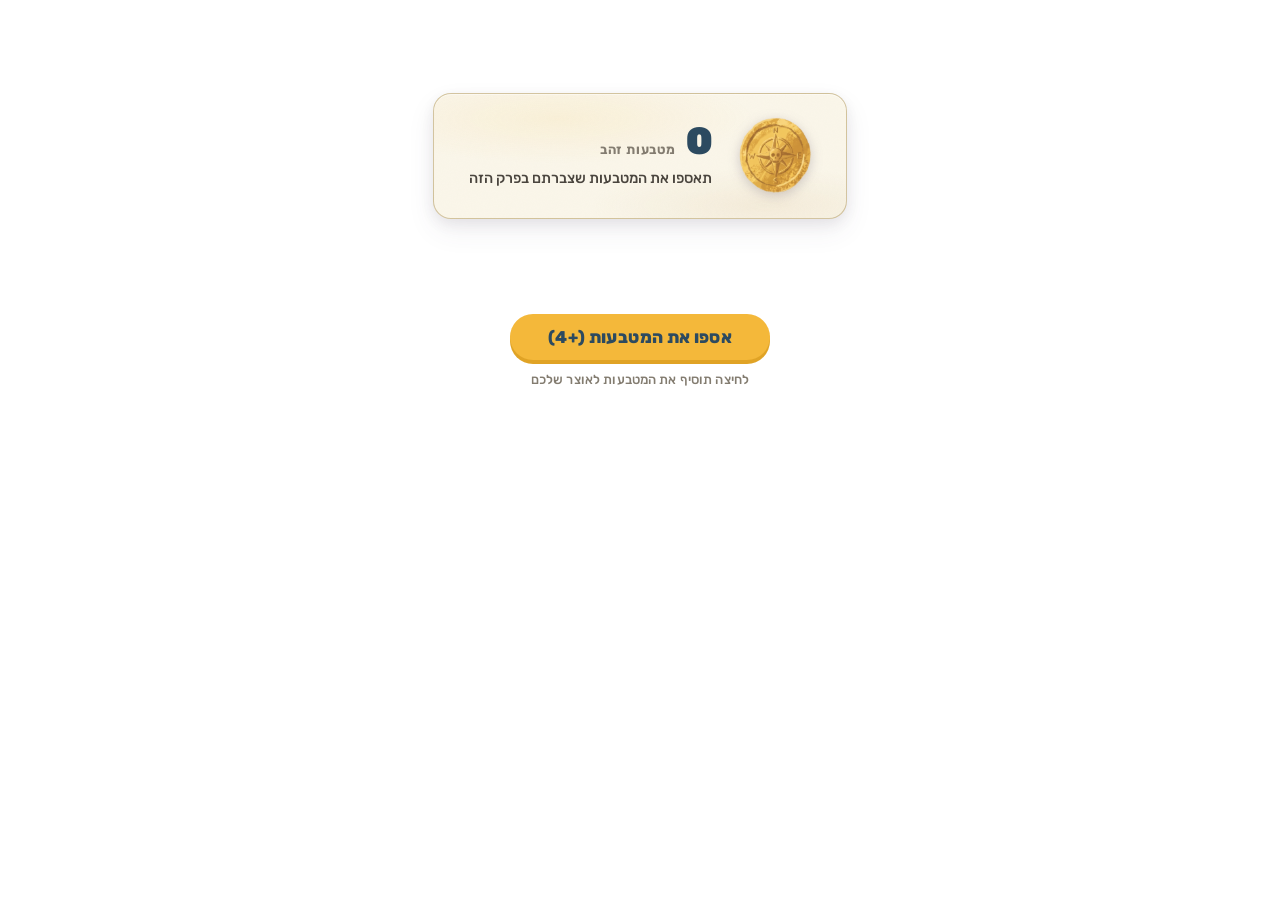
<file: export/coin-collect-standalone.html>
<!DOCTYPE html>
<html>
<head>
  <meta charset="utf-8">
  <title>אוצר מטבעות · עולים שלב</title>
  <style>
    * { margin: 0; padding: 0; box-sizing: border-box; }
    body { background: #faf9f5; display: flex; align-items: center; justify-content: center; min-height: 100vh; font-family: -apple-system, BlinkMacSystemFont, sans-serif; }
    #__bundler_loading { position: fixed; bottom: 20px; right: 20px; font: 13px/1.4 -apple-system, BlinkMacSystemFont, sans-serif; color: #666; background: #fff; padding: 8px 14px; border-radius: 8px; box-shadow: 0 1px 4px rgba(0,0,0,0.12); z-index: 10000; }
    #__bundler_thumbnail { position: fixed; inset: 0; width: 100%; height: 100%; display: flex; align-items: center; justify-content: center; background: #faf9f5; z-index: 9999; }
    #__bundler_thumbnail svg { width: 100%; height: 100%; object-fit: contain; }
    #__bundler_placeholder { color: #999; font-size: 14px; }
  </style>
  <noscript>
    <style>#__bundler_loading { display: none; }</style>
    <div style="position:fixed;bottom:12px;left:12px;font:13px/1.4 -apple-system,BlinkMacSystemFont,sans-serif;color:#999;background:rgba(255,255,255,0.9);padding:6px 12px;border-radius:6px;box-shadow:0 1px 4px rgba(0,0,0,0.08);z-index:10000;">
      This page requires JavaScript to display.
    </div>
  </noscript>
</head>
<body>
  <div id="__bundler_thumbnail">
<svg xmlns="http://www.w3.org/2000/svg" viewBox="0 0 100 100">
  <rect width="100" height="100" fill="#FAF6EA"></rect>
  <circle cx="50" cy="50" r="22" fill="#F4B83A" stroke="#8B6914" stroke-width="2"></circle>
  <text x="50" y="56" font-family="serif" font-size="18" font-weight="900" text-anchor="middle" fill="#3D2B1F">★</text>
</svg>
</div>
  <div id="__bundler_loading">Unpacking...</div>

  <script>
    
document.addEventListener('DOMContentLoaded', async function() {
  const loading = document.getElementById('__bundler_loading');
  function setStatus(msg) { if (loading) loading.textContent = msg; }

  // Error sink persists across replaceWith since it's on window, not the DOM.
  window.addEventListener('error', function(e) {
    var p = document.body || document.documentElement;
    var d = document.getElementById('__bundler_err') || p.appendChild(document.createElement('div'));
    d.id = '__bundler_err';
    d.style.cssText = 'position:fixed;bottom:12px;left:12px;right:12px;font:12px/1.4 ui-monospace,monospace;background:#2a1215;color:#ff8a80;padding:10px 14px;border-radius:8px;border:1px solid #5c2b2e;z-index:99999;white-space:pre-wrap;max-height:40vh;overflow:auto';
    d.textContent = (d.textContent ? d.textContent + String.fromCharCode(10) : '') +
      '[bundle] ' + (e.message || e.type) +
      (e.filename ? ' (' + e.filename.slice(0, 60) + ':' + e.lineno + ')' : '');
  }, true);

  try {
    const manifestEl = document.querySelector('script[type="__bundler/manifest"]');
    const templateEl = document.querySelector('script[type="__bundler/template"]');
    if (!manifestEl || !templateEl) {
      setStatus('Error: missing bundle data');
      console.error('[bundler] Missing script tags — manifestEl:', !!manifestEl, 'templateEl:', !!templateEl);
      return;
    }

    const manifest = JSON.parse(manifestEl.textContent);
    let template = JSON.parse(templateEl.textContent);

    const uuids = Object.keys(manifest);
    setStatus('Unpacking ' + uuids.length + ' assets...');

    const blobUrls = {};
    await Promise.all(uuids.map(async (uuid) => {
      const entry = manifest[uuid];
      try {
        const binaryStr = atob(entry.data);
        const bytes = new Uint8Array(binaryStr.length);
        for (let i = 0; i < binaryStr.length; i++) bytes[i] = binaryStr.charCodeAt(i);

        let finalBytes = bytes;
        if (entry.compressed) {
          if (typeof DecompressionStream !== 'undefined') {
            const ds = new DecompressionStream('gzip');
            const writer = ds.writable.getWriter();
            const reader = ds.readable.getReader();
            writer.write(bytes);
            writer.close();
            const chunks = [];
            let totalLen = 0;
            while (true) {
              const { done, value } = await reader.read();
              if (done) break;
              chunks.push(value);
              totalLen += value.length;
            }
            finalBytes = new Uint8Array(totalLen);
            let offset = 0;
            for (const chunk of chunks) { finalBytes.set(chunk, offset); offset += chunk.length; }
          } else {
            console.warn('DecompressionStream not available, asset ' + uuid + ' may not render');
          }
        }

        blobUrls[uuid] = URL.createObjectURL(new Blob([finalBytes], { type: entry.mime }));
      } catch (err) {
        console.error('Failed to decode asset ' + uuid + ':', err);
        blobUrls[uuid] = URL.createObjectURL(new Blob([], { type: entry.mime }));
      }
    }));

    const extResEl = document.querySelector('script[type="__bundler/ext_resources"]');
    const extResources = extResEl ? JSON.parse(extResEl.textContent) : [];
    const resourceMap = {};
    for (const entry of extResources) {
      if (blobUrls[entry.uuid]) resourceMap[entry.id] = blobUrls[entry.uuid];
    }

    setStatus('Rendering...');
    for (const uuid of uuids) template = template.split(uuid).join(blobUrls[uuid]);

    // Strip integrity + crossorigin — blob URLs from a file:// document inherit
    // a null origin, so crossorigin forces a CORS fetch that SRI then rejects.
    // The manifest bytes are ours; SRI protects against CDN compromise, not this.
    template = template.replace(/\s+integrity="[^"]*"/gi, '').replace(/\s+crossorigin="[^"]*"/gi, '');

    const resourceScript = '<script>window.__resources = ' +
      JSON.stringify(resourceMap).split('</' + 'script>').join('<\\/' + 'script>') +
      ';</' + 'script>';
    // Inject after <head> so the DOCTYPE stays first; prepending the script
    // would push the parser into quirks mode. DOMParser always emits a <head>
    // (synthesizing one if the source HTML omitted it) but may carry
    // attributes through, so match the full opening tag. slice() rather than
    // replace() keeps us clear of $-pattern substitution in resourceScript.
    const headOpen = template.match(/<head[^>]*>/i);
    if (headOpen) {
      const i = headOpen.index + headOpen[0].length;
      template = template.slice(0, i) + resourceScript + template.slice(i);
    }

    // Parse the template and swap the root element. Scripts inserted via
    // DOMParser/replaceWith are inert per spec — re-create each with
    // createElement so they execute, awaiting onload for src scripts to
    // preserve ordering (React before ReactDOM before Babel before text/babel).
    const doc = new DOMParser().parseFromString(template, 'text/html');
    document.documentElement.replaceWith(doc.documentElement);
    const dead = Array.from(document.scripts);
    for (const old of dead) {
      const s = document.createElement('script');
      for (const a of old.attributes) s.setAttribute(a.name, a.value);
      s.textContent = old.textContent;
      // text/babel scripts with a src: fetch and inline. transformScriptTags
      // does XHR against the src, but blob:null/ from a file:// origin is
      // silently dropped. Inlining makes it a plain inline babel script,
      // which transformScriptTags handles unconditionally.
      if ((s.type === 'text/babel' || s.type === 'text/jsx') && s.src) {
        const r = await fetch(s.src);
        s.textContent = await r.text();
        s.removeAttribute('src');
      }
      const p = s.src ? new Promise(function(r) { s.onload = s.onerror = r; }) : null;
      old.replaceWith(s);
      if (p) await p;
    }
    // Babel standalone auto-transforms type=text/babel on DOMContentLoaded,
    // which fired before we swapped the document. Trigger manually if present.
    if (window.Babel && typeof window.Babel.transformScriptTags === 'function') {
      window.Babel.transformScriptTags();
    }
  } catch (err) {
    setStatus('Error unpacking: ' + err.message);
    console.error('Bundle unpack error:', err);
  }
});

  </script>

  <script type="__bundler/manifest">
{"af4c85ff-d9b0-407e-aaa5-5c4d96a354cd":{"mime":"font/woff2","compressed":false,"data":"d09GMgABAAAAAH7UABUAAAABqrgAAH5bAAEAAAAAAAAAAAAAAAAAAAAAAAAAAAAAGoNXG65sHIgyP0hWQVKFej9NVkFSMwZgP1NUQVSBHCcqAIYAL1wRCAqC/QSCsFELhR4AMILZVgE2AiQDiXAEIAWFSgebbAwHW3mAcYJ2+YVsx20DOKY47zSuZDbCBt3hUOiZ3kUWyE0v43ZQvHvr22T//3/S0TGGA9tAU8uqfhCKjATTEKpsAZFB7USPZB2zJSoVAwpDRCDAwKBijyNJMIMgeGY1BO1CO7Cu0W5BqN2dxNM1oFsTDepjWUGyhCiX9KrkkrYTV80AuUOyA/EE8Rr64a8rNlLB9MfoAxn2TFUQNCTUuxkEV0PjScVwY0gUSGnfAwn5ZzI8umLBl2ZscZZVfOYQ+mt2h4YON7h5tNYRzdTDxO6k/fXtXqyNQ5aGa8p5wxXLJ296tfRFoDr/ebdqD/NzGqoR/tlsQLY5ZOD5itr0Hh2X+T5kydqa7iLAbeJHRKTxPiJ8Ud0//YnIrKrui4Hslfi/V4JX8moAvDqiNat6xHZ3VllsWRZfyLKLx2HBQ5yIGBZHFshE/UOUiJGE44g5kRMj7iSfkIQkZJG1AX5t/iOvkiu44rioftdccnd0SgqKNQnt+Y3CSLT/rMLe2m3GqoxF2YueL6++TM9y9i95knEFmYpcqaTCVuLmICMuzPO+vXH49/z6k17N9K6Jv92nTwsDFQrUwCdg06BNIZ7//3vJfc770xpJVoiGMoKpQOlE4Yi2ThzLv8O3WX2PmIAHD5YgFggkTiAp1TGrmS8qNfN397yX2x7NTiba5lV90Wb//5257zwxOyZjnkCQEIIHPHgIBEggTmQmz2S7/Ou/2Pz6OzELAB54p/+7aZr119gs9bRt2cojLAeLsEsYFEO5WcmdZ8UipXtLr1Sy5rUTa/dMIussK6bwhedNEqRQhRLUKg6Fik2Sz+MeP/1xLt6kdPgR2Q4doSK8Iag5QD1hpj8Qbkdt2iQvDROkm811rC8gDA6taP79/v8ba3vRDdNKJhEiIb/ikky3ui+NkDkoYOcXU1LazCc7Wve/LkDcHMI61NxGccluQSVpAgiFnPu3th8BAUiAneZ+bSAqAPb/N1W/9l0MxxwonAVEBUCSj4HV8hzAdAD1fXqRjhtztVuGaivMGwCDmcEQAClZGIARFP8ChPT/gFAAKembgAgShAgq2PkHh5C1aUBYXpBygEjJif4pZP2/KYTyVwQruvPvvN1uZ2/16+1SqJu/RbvV1ltWC0+1X2m3503fBagDgMbsJNYtUG8f8a+vQiwRrSIXGSUjTIxx8f9/rrSTLaIlScYQHs9KLBDJIirOzP1v6GfbLDDokq9QdarCoXA9NXZeVH4xO1U7qnZdhbOF//9f+1E//2z8JqD1SZ1SGHuDHfxGLIuFJN6ILFpiEWoklI75y7JXSWBn6+nyEIL9uhVMMPFpbvtf7R2mfQZqW5J6JIoierFexGcpwS+EEOoSO9ee5z+G0yrHxOyxQ0OGxtr9sZ/ii+E6Nu17X41dywGnQBiSISLS7kWdEh7/XoMMMicpCvpCInDmIVgC8CUE/3YSjpEibIwCY3QMnP0yBJ81VOPsdO9bgyDAlQAFsM9zMhFTvh7hWX4I0QsWn4yhQVAgWMQg5KbKINtuI55QjQrERJEKkUUjAqwBzDi2MXm1LLLKLodcCipEBoSipJFNTjIAXjaGS167i2kHgYB+ZZ/FKBqDxRNJZAqVBkIsDpfHFwg1tUUSGu9Aua4plWlz5q1Yg8J1SQyeDwAQ8Ng7ORYflLmOVlTd8YIwipOUMhCl1MY6LzhBUnSJ3Uh7WBwxj0T+pKvXPYtdyCni8gUisVQmVyhVGq3OYDRbbHaH0+UGPV5fIBgqjsiHF1TdtHqOH4T9KE6ycVFOq8129/C4X7XAbsj1G4kJUPMn+GFkODp96gdwdOZ6msPReVEwhaOL/PkYfuh5GwFA7wSAwGTBdVf8wrOnY+DlUysUPJy2tAMRGCDStjHsVm8NQF3mEkUWq6KNCttBIYPgQCDy2SAyISHQ01LhwPm91qUrMDGA82ePQyx1e4eyZy/5FdkbFn+7Mf3Rsm9aL7Aqu7/zbW8VLBUAbRoJxHRiqFGeqNnCaAJLPQdy58h2bbHbQotSjJxkm/hgTtwmbGVCjsNOBrT4DvWzLPYKaGBgzxV1IKcdc3SzrW8VTSBefRX1z3q/bq/d1VILK5psLE+bvhwv+8t4qSix4i2SUpj/5se8mb/nhRzNtqzJZJoWUAAW5arx13AdzsFeWAhzoAxkUISy1dhbeByo8d7mTajbMesscaEpzkZteqlT2qWNWqFuNSkmi1RiiCgAnsPDVJTQbjvK8pIkE/2BZJIoNWTCZTXyzNJNlr/bskjB4p9sTArPxZTlywWOLVkimPimWTJkVdlr7m6o/ARsfaxq219uLMJpDBXlm0WAUr1O8bXcTIsSheqAkd9YFD1cURV4tcjqk5dYXT3IWaAdXtLmnj22XOJg7tywds78PNRoNs2PevRRG5ClFVbphGOeC8JsfZBXc/mRO9CfLM61ZnE1q3PS/DfnL1GDtoS8cOPUIbrO3dh5yovUAjj5Oa954TXqyIfVsaVBnzfy99bwMNTU42t0CQ7wSOta1s8DzeJMASQroE86PH+8ZBENUTcyhMo0XsfDwZmYjtFoIKLpRGnF4B1avXArP2EU3INGjKKHRzQw/zssuNZTS9TNxtjHqqlfj1pCblBav5uRDwOIbk4CcHAYzsozswtj/UCq49jgCLptyB/qBsvFxMTynRlmK2MgO4nOkWsobKGZ0H91RUNMvnc0Mj0ENwq3+JgxcgPEKzQNtEJHhEEI43npkvi5LvyDMiv7HmmaQQZBVN6w92ERR5CLqmnMJQTgeLhj9aR7JKvvebt3Q0bfdO3hOci9hFikyUXSVs10ZtYa8hKOq3EU13S9a/zovNKjVPafNZ5C5SBK9j0H3fqpxTcbLTiAoRKQnQYkqog/otWvDDFHWCyH+46jiFCCnKwF8fBxPUWNGeC1nmdkRXuAyaQLwEV688EYhzfq+ly92A6v1aXUSBnUnmF/zdI+Xx0W4pRIGK/DbWU3X2u/CW46D4LrqfH7jEymmxiBwLmPY1dlsaMA4FJzrcqsVVWs0Z+HQ9VCPbIx8zVkGHi5KED0iJ9h36FOK7bwl6BF+nlv1HSq1n4qwmbNn9preHs2cIyACxK0bGsujX8b1uaj8XsVfXXxfBww7NuoDRxur5/BdnATOeZ6rDSQo5qEOgSUr55H1J2WJ/qynb8QqxsenqvW+pu3VwvuajCJXhrDOKRT1tillhOOwFQqRCADTQCOMselSZvClo08gUVPwY8mgqWUXcH5/wGaxX64qJnp0YKrubc1C/8facinYOSr2/7t56RMFLe+JytN7JPblTzMqHrIbFobnd4nzefnel0/0VBGTF/[base64]/28m/[base64]/vwUNgMsVndWguGd4psBQJbLqyohHhtLwAU1kCl3C1LB4gLzEcaygLzA/MkAH0HgjcEYTZUMgIXEJtoNpX3YcyIjc03INq9EM5NTVcpv3xEuN46EsTeznTfFgdrRM0BG7BdQzL6cVtc0zTK3dw08ago72uoHx3z87repfLaJgMpUE2etepWSexDN04dDlAGaya9OrvaAX+Kyhf+1QuCrmZ/oVRd5aHcZtU5lM42lO3uzC87AlAfjV7WGe15G2mROEPJidFuKu55+/lECgdR46J7kldbCJXGy08v7eH8UTfyprrGI0mzGrG1VZHh3j5FR6sGuCohyjaa8GWezMwKhDYSDOg6SuYqQ+mJrXCNH0BSUGgQW93Q2XgXewXK9TmAC/Pe2jyCjKvP4TqxP/KwkyfOVe25WhMpEobFkrUtRflUYkd0zurVLZe4OHIZIm/Q1i3fF+2mqunq0NuqdlD7kFBL3H1RqZpRqp1NNJUfIpaDas3H2qaOSPjoughTt4VArKE6dLXrPKvO2ZiC6ZAgd4JJza/EKTY24E5PiG3Qfpzvaqkul1RrV5EvEHsI35Wwj9gPdZxd/[base64]/zm2xSxgAhUBBq5IaQDtJBfZZ2vSEPtG1ZLHb4JEy8ffjPVSbIzR6Ip0OMR3lSJokY01tfu5/[base64]/n1TY0ph95yocHvd9p5yyFfeHQw/Dppafww2ggjBWr8VfK2yJCuuWztKwaKSUi6dfxOGiYAV/wdxQSTVo+92wedgQavIB4VBS0X0TJvo6G1g4yGKx9btA/KNPrV0ArehlemfaS2cF9DOTlVr7od5HHx/j6j4NAia9WucPLoIiqihAUDl9P0nV0EylxPsRo399ImfeCKjyRAE7U1U68JfFdKGgo2LpVRiTz+32qLKS61Uo2nt+m6WEZwJnZ7dXI7r8USNGwMGAMw+sYID3rIQXARvx5bzqtc9SC9fg02OxBKNaTqNmqFrK28UFpwQ92m9PaC/BVJO28vgPIehetaqyT59nxosJ7Na8nkZqAvJLSaX1OGSg8TZ955qiE4gWgF3/uqjmwvVNsHgxfxOknoHqWPYxBAoi3AAYSfNqx+DegOFN/qoHP21Rgf0uuTLrgoDAIpsvcUzy/qg1P6+1yfbVKjpiYQ8ax/2uUMWc5w4AqDnNgiHB/HmDE86UY1a6X+/9BDI+MgpoXLX/BwhhFidNBJ13EMwP5FYtJKlOlTpM20/QYMMNsLxjDk6kgxObw1LVlOnoG5lVmzFm26hU1DS0dGAKF0cUTyVQ6yOLwBBK+00QrNpGIBkR/ObCIkCBFzo0nH36ChAoXKVZ7HXXWVYJkPiFRJUpVqtWoVZdu/YbMMs8ojkRhMFkwV6glVerqG5oybdaSFS+rqmtqQ+FINBZHIFFoDCaby9eX8oMW2kQgClBqRfWaZBT4t3yJv5vu2+pQKPYz5y+XApEYeK7j/woY41F1eDQQhDqCKRqaGEZ6/jTUZPGQqXj5yVSi3GSqi7xkKkEgmeoqH5kyK0CmdgUbr0aWtSchLZ6JKjPNTstTFc7npqc+X3De0JlWMv2UHAJpeVAQB7GeKQNR9OiSVqAwYUK3SBIZiN4FJWgawdbwzoY2BBv7IgCWMo1dJiLmOa0Kq/nynkmF4yEsQ8AMZLWLqJZMCKdmJDvWCG+nEcYXRZBu2lU0DhmOHchLiMhjh/KHQR7bxEzL8zvegQitLhGdYAZg6cN1J6NOJsTBmSaC3z54BwYGPCFMIoPBqOohXoKYQEemeYVBu4CMAS3zbCHjoUZyo88EJ7pxrsMSnUgvGX2O8Knp2wGOZNh0gKLxrQaA9ZfTSVCgCE946IEIhBCNSCRgFSTN/EXcGOPT5gUIdQR0JBdRKkADmjMtnHgwF0sAOQSNFG7PdqU3N2w8gCZgCAxzoVMgyrw8095lFLaDLZqWIhoS8Nu+OWHOj3lCpYHKb8qXDewFQMB3fhlWMdliFUuSFM0KYlvRurphWrbjem+htgbvPOZk8pDUA8eGn0qiatmuF/QHyTAfTWaL6uHxXdIuUIb0s8f9wtYWGosMLSPMDuQ/QbXuXEkgAd/tMgAOFDeuU1DFwPSbrHY0H/zrIb1c4Iqz/ifg+3oukBvo9mrAmzCAB+wCBKvBQbseCVhK8wNrwa49N5nXAODzZvK1joZlNAwamyKmShsMsHgk9t2qBtNaxp2gcFoCNT0sSmxwetEvqriuueEL35pOibVD1J2P+QkLAMvJ52eA250X6Lb4FvZ5E2LvYtZVE5iGsJQDLLSEGz5Tv4RDDkY6iXZYD0aJKe/KrKaaru21r86rC+vGurNO1gP1SD1fb9TWl8Y2pId+H8yu2f/2xJEh9Q0trBNEMhMrW7/Ak+lMeFtNts7cpT9f3zmlZtWrqZHYBrXV6qH3ln/tOJaUUmggsYbXFxuZW/s5jkQFWf52SOY+a4t/f+3+8QupKkU1AQDvfA7i7Y+83fe29+1i676351vbrUQr03YeAOTXL+E5+7Qjv5dn7875MQgVf+G8KTvgYjw7EqE7xUpf6vcEvmFODSvun4w1AgAEdKQ/[base64]/[base64]/c2kjr8ZcPmYEDVUYTQUM6YIKwPKQ2eNbxGts7xqjSqm0ZshKZboDH6oglRw4zbNNfoNixEQqwIh9WGU2WdBo5LWn07bqOoYPHGthEjKm7WgvUahUqFFooEDYJaRnSFnqI020+TA/QHhjAfbRfMtr6JfENnho8u9MW5siCMoE0GeqOBz01mGjrpEPiIRw+tBb/HgMGJgEce8LmAEIu5VFhKhS98zfmFqe1rTQRROhNL7gtKN/Ezs237mikVHo4EXzQvUNRq9D2+jYORC+SiiaIRr2XNk1dQ9CSgV1AiHBjMbG2XjFeApJ+6ixD6A/HUac6oBOMrzggRY2WcGoGwFi+Of8I3XxBhP1iWw1CVloYsw6AuOlTVcwixXeEAxXuNhmHIjQZ7eXN34YaFCy/8ePl72PwJpcJFs/jRbzTqGmasIsqUUZLWoE0gzggIAQysIsmt9QDAwnUdFohktUWieF1BRVnT1iTpBkFAFED6MphAZFxp4s2pmyicDaCmBceLGJMzHXdW1U/[base64]/di/9MmwdnLGAbGdOdk+r3VHOa/AM6FqwB5q1qXZ/GefweSCsmTJe1oj+1Yl0wyVUBoKGVu0Zno7OsotLFrQCLdk4jUrskokUw483Ayr8Nt0kCsSP6tgMGiyzUrgRFyYDr7ge4Jrdbt6qA1CewQDGaqSywg9x+vLsYGEAnp5LdbI+NoPE8y+QgxLIIz2gzx/PT/7ZevlTSevyKV2uLXv9M3O0U5dlddBE60FpJRAT+0FNeE5b2oZz4LDJiKUkgWDmehs5vDg1aAayEjSC8aYmP5+MMdbo9wmkaVPWiCyRdj6IJ/2DAZZBAxxb38HSySmQ3POYcrz1V3tVX45IIIgO6dONQYaclNvX26hWHHT06x/APdG/j3MsR7hdRdoOXqqB4IKuswbu3M9cXqnvPZSpGqLGh4zVjFIv9Nbl17kHjb9kSc0gNq3vtuSkr2+kvjuhzkwEGRGndX3jMvWAq4RSksI43OqsPBjxIsA43sduEfZVUvScudBENNmLw9OqdNO4Ff/iINiJYd+1CUrFArivhlaB4MLlwL3Yijb9404r6mfAUEW3iWgMxLW5MkXMnpWTFYxl3YTqwcNqdH91wDYeG1IuDcJMenLjfbfkecydXVW1wnJg+W8F6Xsbc1NdgHk6M1XUpvju0tszKSA/TOhwH/UTRE1fq1lKJluKdVAGAMym4VNVU80ivpvGfVjs7cACjFYuNGfVnTnSiqsVFDX4jdAiPwebWxcAHcNc1s8PzZWa7zXTYbYlmb15qlhmYqNh0Z39uBvKzMlh/n5Mq34IDMD5/oIlvqWemhs/FWo2rwWb3OgRFlHIltKhxhP+IDdgwaiDWbd3lTCxEWS6E0Py6Xt1Ce2AxaFyADqgGnjU/eqeV7MNYPYqN/TNTEJta71wJrUvIuOENfeYGSrRvJKE/POUnaSiinMgDgsO7bCx9+KQTB5mmJIcDPASt1HPt3bADW1pUNnrvVKpWXiA5Okswd3LCkPNY1Wro7D0sdFpQt0bm7pR1LRjFhGXu3vOtdXAJYp1BLoiySEaQjIM0L9nGrYFiQKdA/CTLc76+yUqctDoCfpkUF/aG5PaeYzWyZ28Kr6Iv5E3k3CV5OJ/TGNFZiZ7usUiCczXOiuzE4xHLfAuwcjiMUKQOe/q8n4zyb4E4LjKYgA/3U+3JxQfOmlqHbJgHkDslD2zRX9cXK0Ln0JVsPWTIkphSDoPqKzvZ7YM1N9mlAway3Hso32U2qcU/Bk98tbPW1NzbOS4TmmKuLNFN4dxMeprhQqw7XF4MuDuoy/GtTdZMYaE1NJRS6RuI7juH56MtywfC0zfPwt6TXb6yDdZ0TbSGzrEv5tm0SKX6fWhuak52FJvVHhvKcYyoUpEa28/8/nVbZ2zMuW0a6Dc46Umly12D+kLl55yJ+QI777LbxGe6sp63jkOeVe0Sml9WtvW8i8Naa+RVvaoaP1cpuXU9LvSHCcP3aD/waOXAMphCV5jYFpOoyswQSO1oWZjgf/1QxLBSa4bbiWypNKv275weH9Bc52u3HxE/EVtVDFB4tcmt8WfavwuwkcmqtqZmfs00rcH38BJVnChSWydArvme7F3b87G2UZQjrRztcA8hLek0OznG1TdL80Fv6kH8tyJbaZMcEKb6rr4uZydqjiXo+s5KR0exFRkpGsvD7oWFr9pT+ELBMV++vf2YKz5+ODpO+Lriryg0oTwS83blm/5eJpHYUia4V79PXOO/JGxLNbBZI34PrWSbbQaA0dsNzt7quXmrgxDc8dL0QMiIzToF6OO4qfOjPYJ/WxNS9GHSz+W/1/D7xwN+pmP6RVV/h88xvXWlp2AN6FPi4z9lHjabRXli52XRteN2iJccw3GdOwax7mfB0eRhAC61W7YJzZc4bXV0TaxLnglD7IAMf3YBNDxnmMmT2z9hE/NtH9eZTD04hJuLSNEx4d3zLoqIL8URdX9HUimDr78/W/DTmMSSBfKaYzMst5teH9Ez3tzva3KQC/al7mDD3zkBoOSBbRtofY7v+pGOH1yTYw6zS99r/[base64]/kRrC3UvYCEzN1nlTik7DtO/Fsyrrt9uUS/JfO6+jkcRLa9Grm+I8ZpKve0CVAg/Hsiea+P8YU1Fi+/o5fgkGmELMXte3jTKuDiDlmlZDU6kwHdWxb2F/PPHaDaGIE7LGLMKbhSGOGAw2GJk0GPs20bX5wAyiBwLEIQimJPe4kyMP4jyBZdBoFzRj9WDAWrOCSvo6Bv5uBorr1XRb5RpU3WwA2CnHXNHZenE/N5iGJsvN4V2jTfO1e8+6Tz7efFiZ1NLjYkYJW+P90HH9rY8XL2ZLGg3lHqSWA8weC5gq7XcQXFHfC7Ny+7CUrAmFj9TCLzSXCtTZIE7sxCksTZJwLDVOzUriLRjX0/XRt2MJncjyWLG/T7Oum7DUeX17EQ7oo+Hm7UlMTYG40QATNqw+sklNS1VKibWlgBdivv00LcV7rwGMmuQBPkxJ7kFYzPFZXP7ouaf2VTE83GhNsOTSZT3uSZfEEacfBCu3TkD7KsENtOhSRn76drFxogFY3oIMYbA+dTvISXlrcH/uGYafxnooX6XLIRnxqenHRuIu07yJOiJ9WdO9K9K9zeWMFkLrbthHDPkdDmYWVNWH2WIXwcD3MpTCp77XO5vkB+XmScUisTA+pKEyBTrCS+QU++SRIIwlF/OAG0c77dm6U3TSIhRwrOjSHKMV7yyIwN5UpD7/zbGtW1Ct9ex2htMIE5TsrE/fL0T7kG9WiqqF8i0idQZ5PkJc58697dXnXGOPGh0wBg24kX3qvF6wFdhclGUaSAP/qCJ0FuZvV/w7gigq07ttLgVmdvtWfVrEvBhHDhbxTqoOiLXKnkIoNfPQBTX/+f0WpHFqd7JaMAA7+UT3UV9txB26A4qVGNHR4/PJrW8ZZfit0tHGqv4zAA8blZmsfjHkP+iDsmgu4vaPuyDoDoUeV3N+wQ7PjbTtEYCON2R0NDGcwojt+M87oS9Iy0VrrCL/JBjfdQdqxdRL/q03B4eMe88uTYtMZKMd9VSzkDfCQpulZLTnRSlDRAsMy743GGl7wEIdgRYAVHloqTQ6+lUSvtXwMLn9Ffcf4VF9sGztxgxLZqATvYhWzlTyZLik7qhjRAEIIDvwr6LwAfR5kuNzMYDXrSFNtMfJ3SuqKUUnRFdvtlX3JBM1lhmIzXIIfNmGmbPlw7mx6/HIahDRbZD7nQMUQC4CBldIXRWhCoY6eM+uwurRFGOyOLzc3wtqCzfbzkNfYfC1D8wOcwL2VN2UG6AXTqRj56F8jQmiw/Qnjq6JsJlCSVu7oO1QMf6Td+sYboIMwL5fYSgTMpG3OtWeRENrs2SlerFhKqz2i1GD3CQwxdekiSL74Kf/3/EFwtj/4OS9Sf6A1pQhc/MIl/hZby2sbaN/ejl3i3kpcwf0v/[base64]/GA4WUMcoRVqe2IP6q8fAt8KPafZOK3HW9YFLGl8x+9u1tRmA4nD+C6DuglYg8+t8aeN/Vj6inYeIC/Hwc53bmyWcRg5r/exAfqkTuevaJcxWCQEAjEPD6XQbfARDQMcYRVaVtaDxzUuHdZUPcCr2A+wYi5wGpMUNiXcpGx7lz+WsnffV+0yYqy9uvrXvgrMV7dZLXcjpXHi+685L98+GG/GJPdC49yX4exsIIdL3fVmGJRYlXMVHDcj6fak0Ba0SSfnChDG8GcqRYgo9glC94Wikird6Hhjz4h0WZ4uxKpDlAJjcHQkX/AvO6s0Yi24ULUoZHNAQVLuYCERF/rQ9o7OftYAccRbUoBDg0q2Wnpwrurycst9T4dAGyp8AgSrfJKzeQyTgyOcOecxMkdMsGOVzaSv1GJDKPiLqLbRLwn1cccRPFdPQsNBZ+AfEr+p8G6X60fwLjRoIYNWJ5lkapMeAO8FH86fHoQGza5yBC/blmh+ZzNxz8fCnQOEn9nc2ibI9VVnPLOQe/Sjha1SGWPAENre3+ZELZD9kHyS6gH/4Q3riBr0IlLdIZ3VPu0Q5vWPyZCqn+TA2bl3VDjVidK1v0u8/fpvb5Gg+CcNXBoh1FBxcuOTgzJCXgowCU7x8FjN7yca6T22JyEzeWLowJO6klFmWSpvYBruHy6RsGWTJYFYSI/hNefeS2Pk78t2xtEeKeCZzES+96iBINWc9cj02zz5KP4N0jHmoF2nbtSBb/ReNfeqaFHKcCJGsK2fAtcGJ66Oy8OQVrgJVzC+lw8tz1w7Kmv/ZdbZ23uXzlSRaf4/BwFUfPFfuSBiba6HQWytG9032vGGUD/JN3jBV/cYjHWSb9BisM8l598wWVG6A3cVsRZPgBhNRbYiua5tfgw1/a2dc9q9/wXCVMkySUizpiaYZHwGutm9nKhvs3/EcJ7yoaGUnnFEwf3WCjEPGIbzZyX947GepGfbxeGQIszxKDLvNwVhzYVBO7sfr5nZDg8Dgqt6m6Z1rGzRq5Nq0XxE9sEKxYBe46BOnc3Tbnmsq4VJ2Ab4ET0ltHwlpnNPfx0emmPDBbkA0dqn/[base64]/bLsXKHUwh7jjxzmEx1lFajRPkB9xSS1DeIxfOiwDmZ65aodVLL4EBdOKfwV27vbtnGR6toKt4JUkV2Nc2UJVfdvwASCTe2S/Cu298+yZe87SxEbvHGJEKQtKQO72C2xOszdyv+EzBqHYVt0jCjMutfXar3OV2mtqsJZ1ArA9g6Qd9dOFh+jVXltabJ7St9wuFocYeDfhVD/4zuyUwxhzEBwQC+hc4yo5XBYhXGwWEu19T7WO/N2unK9lfECjntXcvGnN6Vfx4HUiPcdPr3OVC78moGMgR/5RC9DpKArY2N8Bt7Rh/weE+bz7kuCBnK3OzNd6ZSu8bR+/jEIGfl0PCAw+ji6HvXnDo/EP/dxSptnvhn3VpLidlO7aukUC88y8TIAXfivz7lc10Wac5bebaKvDp/4/RHYU2XUmpWMX5qfz97cW1lqxTy4bJNpdbw/jdXKRkzCgev+3P90vP7VzNbAvzfg/2i+TyaKsiubnOv/cBhEnxWXxPRUYoW9rQXV+tGanTNZdywoJoj7d/nJZHhi9Fr2zl7YYPMyL67Qum/ZjC4Al3X/10NVHWUmlXsC74NHtqrkUcNOyBLzXcAPbEutm//seDEDUJjSbRgVxqCEVG/9Y0Awl6+8EFPZ82n5p8po6gqK7tydR91bbTg2S1UP5Ohk7RB3KqX1u1/NebldCHc3tCNir2jctybhx7AsiQ1EKI6N/guyfWDPNcQm/fo1nDbo6A+B6xAf3k5+gE2LyMfuzvY6DJTDlg7z9NrIubGDjn3QtksvN0kOGUuVptNSPOTPQSZA4W04z5UvceuSwz/MWKMLVQARZxXBKF1Ofn8y3FFm6n145rkIDxQmdBDstNHkRuqxSz3q4kig8D9oQqypcMt1juOas/WUuK+9RUBz19XRfO0coDIZ5I5OWJvXKOEHZ/sz6UYYDMgEyRJhXLdsO2b/6rbgmYJUO3BtS+QmlSIbgqlfwLxTS7Dz5wZUE04X2vZccqA2EZx1Uq/U/TQ44MZbwmmD0R/[base64]/TWz5IPNhoOSvl8veI0+e1/rSmxlY0JcyT+sUz54PGOm72rJt8ec0+42EaS6arITmmYuWOsn8K8U+izxJ2+v0UVXuCgsdDCfh+Mj63Y71XNXgbLdejos5muHZr+aKk+0BubpPKu1qKL3Cy5XZ5NRRU+xiDEp3WshW776j79AcY86U87FSdwK3BNkea/BpbcwHu61+u/vj9ARSCVFV7Y91ZeC6sa6/1DL74yPAQtJBhL1SxRbYG+OUHopTnfk/ZXxcXHF736dXfN6JwyCN7yafgOP/p9df/YuYb9IFyjjaXvsoURDDMVNHEXBxWvsneG8O6OSC0yr31b697nQY5dn4ys0SGZX6KN5fdOMDG1s44HyiNov7KLJBDUbP6rQ+ff/mtZKdP1WdnHbkeOb/6+e4NpuubaBpuOq52ERunzesbTvTvm2FvUY832iR0MBNFG7mqDcrO0GGEZnz+WWrJXmTv6SBhsK/fGtlVbLc9SWPDMrZybFQREkc5qxPJHoPruNkz9TiMFwnERI5+BRIBv55M/hbUO/oQKUdjQigQuMSCkEKmCXez0jhoVOtRwU9k8uOpdYWFqrVCcTgGL9t4ECjl2Hc9ImFvjEv4Nm88z/Xhz/eKVexN7xVdv/9YCfJ8BM2rmRKTwwTE858HSihS+va9Weyu/STqCeCXnynjepze11mcQ/IWccYo46uXgmBH0wenIvmbYBkMPz2v7hfyMQd7NjCNJnmuOjnSBXgojeZ1QULoh3luO3iWJQ0ppQkNl5t1NM9BLkDkQOx0Ys2t53tdhecAy8J4n9nSG6ajihfWzfF/S7sA91MrumpS5ga+qTJShA0ddXvu3GnfeQEdF7qFzSFPIwdQXor1mI0dfp6JJ9orE91dM3LqmJilpZrs64dsnrerl/Wp0db8l4X5ZzTEH2sYUAKfg69faQYIMPtUOJhM5hWYTxCWyw/6+covi+RkeobXExKzKxgunrQUeC/Zbc8uHglyeHafx8j5CdQM9ojFsB+hMtgUVGBqUipzO3PJlALZOC/[base64]/hh3LZfwLWI1JXCL7rJ6pS5smbFd4LWJq4w/B86H44o2LArl2Y2R6fYZlcWjI9q2+cYkVvWNg9pxJV7hqP1qYCQ8Aw3JQwdXyiZ/TS0b9MzeVlCyzBDpBU89WrX588VeEs7fzzZ7bSGG2T+h2BaezPePh/1Nr1eZ9dZqtsJT1qH4eQ8UcLuQJBIBapKhi6Es5z74Ku9TkgxM8/zZIoAiXazgILkHjlbSsE7eyUmk+vVvluNsIbre37yA6hUhytkYZrgnViJTPJlBPzSCTiCTSGQivgPIsJCCkeVinDXcJNrrh7n88S+fFrapDtZ38pR3dEfdT9nxql/g9E8D93CmxlvgMMwqg0vwsDcujZECKNgbaJimcJrlfaa1Ylb++m2ftbyTUF5Uk56YTw/+Lr61k/CEEgWkb3Db2K8v/dH6FunITh4avXuhG4HjSx7rfTO1NQFHJXFbL7zoK5ItVno5XYzUF+P5y290zCYBhvL3fIjSWqYdVDv7467dG1PYYVXFq9pm5Bq6L578GnrcnRJ5VX4djfO0U2A3ZW3cEbkl8b6MH/5ef7jcDPuy7A6JgGP2xfIypCayqoDLy487wMYrq4XvJzX6mLcuRsotQwSk8jRsDrVFPXGt+a940vFwl+dBa4N9wUdo2Vrfkssu4dm3/E9hVhlK2qxo6Bp6X/iO5W3lrt9M94JKg0O5n9+1iOMBe1eyZ1oHkLyg/106PKsY5w+uMq52Pnoj7qvOcMh3owTpcNWipkxG0g1jcUfJijQV7e5w/+vkDDLN/C+k0TgNPYDrObLRprnAWt9l18DZ74wUm5ahfJjYTze4GdSU2FLlsCrrnVtI0oWiH1r9xJZ1D6efqSvbZv9tSmPYTlaPA9ClVHOT/EzUKJLNqoiAFa3Uofqojg59jbJ401tJWFhSOfg5igWcOrcUgjVKEqyDImSWGJ9X029o/ALyMxLfNNvv9XvEvinlEk99P7GThzSnTWNc4VypwRaS1FCSR7VgXnnFznpll8pBvd+V0t2lWDnD8xHJga85dvzhoOqs9k2YNnikM1MeqnzRaPiVDufJ4xXA4q8T8Xb8jekRJJSyzUZVt01E+bEueVRzarkeAjDULzCETC2T6m5liolsLBXk6DL+wuO1SFw/Za811gtzW8JMyLvuMi1WlMtT6+6kGzgAWOn8PSrVOFyb1jIgGDECvd5/xGqle6P1+y+PPFX88dmGjebLXJpoPgiImJDBGlLjSzxcS3UGKNXegzp1ZS8cGTR/6W4O6bvSnRwNWk6SAMJBOY2Awo1/1LOkKzY8wGfoZXjU/kpzSqZpseNcF/cx/aiM1tQ6bGuScaObOXXDiss7GTXk25TPZhUVhTLKi/NmFuxJYzo58FN3eA1DTahGn53yEmxSMvZbhrV5Kkph0jAjhwtYXlS2hfV0sD7dTwH871Vh46QhU3C7Lm1DEMHf8yf1JM0OFh/2CGFXuJFu6Pf3vFVokZNt/IOb1j8vSfo3yWHbiBFe6fPzKRhra7sdloIPLH9/4cQuJjCaNgVOkxk6KynXiW8433ETr884H9X5/Vor6apHe8plVp8SBb4a+qzeXnI6drqqNsq9xsxGEg4LrK0/H2Lheu6Gb2gmx9Is9/2vJPeRSR1JNVQDwU9fTQbTdbEkw105HXc/yyRw+Vf35bTHEVcZE2eyDHBpIAGqP5bTEvhoQXIXQub7syAM55e4jQvCxGcfDYrLx8d7e2A9m8KCgxPGNZ4W5LC2mu/Dihbu3/PdMyOqzvL73RZ4xBjx1+6DtwXyWGqQa+NUeYyljaFVBSh2l9NONHgfBahtoD9TcBXajaSThoO/8Jf4ML0Hesrh0AOvTmyb7DKd+PFeCRyaA1EJW/DWF2C3+qDQCIf8OgTR5eHn8RvtUGrI+6rnrnmG81GfCqGPBOq3qi7f/XiKoTgdaNfEm5+JRULW+pVnJZKZx8cFGkuH8WucD5FXqGn8oPvQbA9eTJEatwOZlpcr7IYC2SMhzgdKXJacSz0rmEZIANohYtvIb4vQn2ClxT4B2S/Ju7RDBAn3RYoK5RA1TraBWIWp5R3cuoC6dvg7D+1ZoRh+CwGGKoaqO5vIybqlPiojPQsVfDL3ox/8Ugr3lHNQ8lb9yxPHvrUc0jNaImNEdvAPKH+RV51ayRISgKNWP1dxs+xvJqBajpjafhRNTk5DiSuBpLOuGH7BqCYdDXq5a3iBhHTh/j9WcNVMiBOExv6tIa2Nfi10GIi1LPGthYL3R2/Bt7FqKYHMwlVtZ0pSg6vuFj4+84flxMg6CdUPKy/JeQUshwLswgHzceRDyteO6hAeBXYEsKnWoB0eVSGp0EVnzuDS1kPNj+Yw7cJ7gJS/syKwup1TlKC5SFbgxyTReptt63z606Lp/qXi/4GAo3Ce4wtV0FmbtKXf8tTLNpi0KyQyGGLYORoJthYt17RYpRVQC2DIqCLYMFDDRH90wUdTDrpV46ofeSt50aRgN6Jh5AXOaLRP+mitwkFfTonWmop6Zc4WhTlODbbp+lSrzqiTZKSifnfwrxXxWDjUPFkIm+vCDpXi9bWVL4bC3k8Z8hOOiGlQCTM5cqFaUUBL/R7Y/x+fygwOblVmUByVHVFQprp8Lpj0kzHPIKn0IgDZklNWprJAZsI+BvIAMRrgGmsCQnd9WLMBb145H1rhwO3Zm14IkEwdOgXodCGIGcKL4oN9Xu1p44T/4//iBBuK/+jz6Z6aLcOBcNhI1ioueYejJZ3x/[base64]//WyFP9Puyj+5n8alvzrZL98JeuVlNyhLoGvlH4JuJn13MFack/rwo7fsbP50kNZ2VZCQOwYBL0z8673dJPuDyFwzWTq/6XwTtfTILzaUrAnjKfgr9W6yxYMBW1KoVEszJgX8kyGTzfmb9MluTcLKZzhrvVShPcpc+xcd0ojCwt9CkaA1YI3b9Gxr/62dyojTQCazTsMvwHnwqQQ3HtpbcPinAP42jJjeYJteWB70uda0alt1Y7FAe4BQd7NnD8LehosRH8oGG+3TOcaLJzb2kqdVu8blC5YXTm9kygiQVtjjekkf7ujwcLKWIuI6O+wGjIdNQUTrOVWYrTNmwIq2DSLI1M7TbwCyCs0KG8j1HljCyd5OCuqBF9DJNS69/bieP/3UpHItdMyQk+ClgNThFDZ1KIVJzqGyu7l/v3JewK3i4QFyxlubJc4TuP0wLf7MLS5Oxc3uxZXyAWB67f4tbOiR9OFFuRGhATjLbroWMZ4LIDi8oM6XIIAoX5qJQm1Bo3Bo1FYUytXQnAUzp3midwtg+HNfCwSFKF1NR6PfJRXlcxHJhtMwAnLSTyb0ofNGKd/uSkPRqBPAkgnkF2Te3BbH/Xg6J0BRoBBTO+59cDzj/xyqg8V83n6PvweVgURjUCgcGskEukYQcCjM7XMSIv6NOR4Libr95k0nJJAxXKGOxHjxc25cE/Y5MP52qFkn2zjh/REJds13PBOHx/105cA+PPnIgoD79OiTnQQiulYcRi6//2TTZhlwMZtxg0lZvD+f/nHhi8LGAHGYgC3BEWaEyyoFJIbvwPTyG/iMxUJBMDH8IcZIIEDArrKha3A480aK0xZAN8EwsE1QyhIudwnlcGgFFr+tIQBbBwTQ1INXQEVPlgMtq4r+hZZLmLJUZlOAIQ/G/AJApkbPmbrc8lQYLpYLBafNlVcW9ndPVHXYXYx5aSyNzcZm4zmDMp29xQzqXMjKQ/1+91FVfaDbbJJpApSm0qQmwm+3o3KHUKNt3WVMJ8N479FtRGxSdl9dGtXo4aHUoet+39m5UEKmoMUtcvqUER5rYaEHH9Y4Wz+7csf5/v94RCfGPTp+aVKrKScccmcXhRl058St1GuStfTDSD8V6nu9V5mRux1Sc+9bZubeh3gxQ8o+2pc7ZZYMatTZwz/bePDl5gPXxRADmzCTYyizrCnJkw7pt57myQMPyRKdYukzR6Y26vLGty1KU2kqTZjIPmVQa98WOVI9swejNIjhNgWzAFlmV+uwnIwXZ1+skGzO/i4r38xMDY2Vjs0442MVs61zivWnovGaWN1gIaNm06lw/pq1Wl7/Nt19SfQOFom+K3IubKLr5Qu2yraNdagsDrs+cRfh4Fz0FxM13o9d/wUwPvDw2bOmB7p/pdTdvxtUByL+4/ijiH83gxDTuhKCdSM0vX/D+9sv3wzhdc23JebXkDzmXMQBZESIkSBHSbCErK8jteXQjOmXpbJrc0Jet6NY1hF6zXQNayRu72fmdbtMJPZhzcMxN5yWyLZpl2v9TIy8QyY+Y5fWmQdRTv9MqwkdSc0dP5LUYzJPkT6H+PsF9H+rD15fsceQdI3X/mTu+odDyUccoF7FQSy61Ayg31m1FgDLAV8RvcKyE/7Y+B49CwLtFgnkI+Njv/CiqKWr+sBkRbF6ct3WgN7Q+6lcSumZxak0493v6hgwmL3AOu/6eqhADUAfqAHonhrAP+dreKJumOOyOR4010Pdyzlnr3JUaxHa7Lc1DzF9kZ9oMIhZIi2raJvpHJdT7k0BGhzC0A3LkQbQkxby+lwP97oukgTdn5CHKkJdhg4VwDj+WesmrBOQ/8hRekO3xewo13sClp5/r7mgCgf7aI/bLQBKisjFfsAPqZgx3AUo3zkmx+1V+tHXu2vhg466DYt9tO3tes/9Y+K/xK+z9jzcNaxiPYfnf8Kvz40g+VXZu3Qr2jqT/KVn6FWKIl3/2DLygnX9B/fHyIdf7Lie02ESfVlTqYJvjtcsQ3ttpj3w0l7OwSPSejeJnEZYKtb9b+yJamTdIh/g7VQShvX/3CFYZ7JuzmhX9R659HAz+CrDgAAecX9k883lUYDfyAzDvnCRoQ3WBua08m3AsWNMK7xQ8kSXwVjr130zIqlc+A3iPlTx3rFxoq1EYKID7iIatMmNMHGwO3EW0CsX4Jgx4gUUPKHmv+MOa4c0KaI7g0Zt/B/6RMM4nyyzQe1rvf0PlBmpVniDDvgn3xqubZ1s8QqPgrsLqBAvqcQm5gBZ3XwH5Ed01Ptrimjxt/6/WdhMB2YjFAMbbLERLjWUqtV638Gu8Ta/5s+22rXWcFlQozBEoQ5LeCIcpVEX7dEXs2NBrIgNsSPp+W4+zFclokzWHKpnLa31tbMO1uP194bRYjq2dbeZbbQtb+uH/GHvmMMOHRvHrnFwnDd+Mek3OTL5fYrRVwQSQUKwEG2IV5DuyDSyDtmBnI6ch3wdZUKNo95BPUC9Qn1C/Wy6+CqagKaj+Wgl2oz2oPdgcjEVmF2YH7Aa7HLsOux27AHsCRwKNxt3HvdUocaP4ZfiV+PvE9yENYRPiQhiMXGIuIb4YR4lrzFve97+vGN55/Ku5/2qtpG6SIfJ+eS55EXkVeQPKBQKmyKizKdcobxBuU2lU5upz7w6aQO0ObQx2lLaKtpG2jHaM29lfk/+sfzz+dfz38q/k/9Z/tf5DwtCBZfoKfophoJxlFnMXMF8wPyZ1cx66lfN/t1/nGPnvFxUy83lvsgz8r7iHxEEBN8Jd4sWiRHiTRK75KF0hcwo+9P0isKsmFKmlf+pzqlHNRLNXe1l3WH9IcM5I9d4yKQ0vWsetKgtF631tizbRft8R6WjxTHgmOdY5vjBmXTecdW4rroN7s0gEVwNPvT0en7y/s/7j2++H+rfGigJvB5MBO+GSkK/FS8NR8Ld4RXhA+GT4Y8jtEh9ZFnkaORW5Gm0KCqOqqLGqCM6M3ou+lv03xgzxotJY5pYQ2xj7GlcF7fGwXhPfGv8w/hPiawELeFMtCW2JW7mxGc/VvK5kq+dYd1Jt+ruu786u//ssbOPnX3q7Itn/3v2z5/9x/7fPn923pUtOZBTeSJX8l7+1fmnzv/63D88/8UMDob5ARgYFAGqH33P89xmgxQeAoOrrYUCAACZy/6IbDX778ehpcGjs+Pd60C775FlRxhy5qxVbModNlpAUlxVFUcJKDrKPqU/hIAAAzQA+G7Xgqa4lMtFUPjQfeuIMs5BX2x0AnCkrFJRh5Npksxmw8CsIe8kPox3aHmCE/R83xGBQMCbBaMHAMGCOJbrmVTL1vyRgZwozs8uRnH0343dsJciauKmQwI9qLXh01iESFtJRm4fRQJoRGPEM+V55eSHCtQpGrDhf8vxii02lJeUxcSPKwsMQCrQ1vvwjqCUW4SSxwQgQRUJVmiBPfg2YM/YshA88Cj7gGOFBbS11uIdX5E+MIEuQeY22a38brob7c3vXJ3LHyjgCBIrd+WtRQUlTLs9eY8Ajb8k1DkqRO1JDiEMefahma0rSgOgkSDyFVqgcsgLpBAOM1dNn03J57WfhdEWShQZJV0tK0DoOZ3aXV5sCxi8KtANobtaYhSq/0Af1Y/6W6qlM4PA93h2pGHwQvRuYBgOPc/39uxjjF9Yd6U04M8Yvgng33++DqRmnaGFCkMZ+XrFAKkX+Wn68m1JxJHVoWGa5mYCjiC1Hu7ErWuucFASAFODrhhSXl5UnaDrml7tqt2LVeS7EVQWCQ8lULsTgKGCXCRSiAaORg/JQEORxGJdZaXdUFT8mITz4TR80TQx/WKRoZrGZGCYZk2y7cca8fIEfwW8VjjUK4quD9IGWyLpfyjFT4mnltTpR2dAM2ViQqn5PgIMgbeCK9cPuh8+IGqLEUxs85TUQ1OCjhcNtrA8J+g0OfXAo5+/y/VLdfXxEzpdRwvcMy8UD/VBIcithffW7Qyy8XJuyAxF2zkBXDceFFqeq2P325yiZGk6ehGuc9dotqM5MhC6weSSKdheSg9ISrfbE+MZ2uAXtPp93BLi3MJfWI5E4tY2D44RZNai6SUvDcfzuaYIHdYdE8AsLwxrSTTFDUTKlABjjUB7JjDg3Dd0C1/O/rhfUS12zTwk4ZeErRuipoVZh9J2vKGMXmYOZka/4r7LqvjyhD4txcRcQHI0uFqsbhJaXB7FUVa96airj3CGoGABt0Kebya2KWKpdGCyBK0H/eW235ikEWODWz3/yrgV/zVoLRUpoIuIuCkQILBCvfbJ5qVDd4ADZK3lVaSp+eh8DMpI+nOQh54BPzRlzE2B4QuEENpchP9BbbD1LRhNKF/anavRUGPxoB7ZqdJ7JoTZ9BcZDGRTcmQeyfVtEakwoKoiJoU0TVE006HMroDfRTcU5B6Nna/zhhOks2r7KPJqbnMMy717zQ/mi8Vs0HfwvlKr1uhAbyhcVV2Frwz5o06HwxVLlJa3trU2l5UADlgs2D/4wJ6JJflSrdFw+wvEz2BVga2OPINfNnMzYRQ6pgHN3PrzT2Yo1P7OufrBjtrSIkviX3zCMJdR+UKp3OK0KWRCPpVMvgfBSqujusc8qdnicidKkkkPaDNLxZm/M6oMOk5yT023OIEF827poetfGcjhFzoinogTWAsrgoabKuPxSCQcChoMNl9xJA6c90zTAlg8ewmMGucZBHy+wGh1RuOxiNNu4JHySGSeQCqz2m0WqVh6fP3ykSk0ek8A1CmBFgGLx7P1/kBpa8/AdL64mO+n492YBFJsAYc20bxx/EGRqNFJQoIkmHSuNBcwYRjx6F3qh5Ogt/nkFRZkA2vs6P/VF/HzY1YK0UTxs3sKwI9gqrV4nHCTgVRWFkVzQRvIZsxtUIzN9jRotEsuXSD//nGZtFC2+3n2oeFl8pNo44k/nQL5ZMuQzw54Mfnb1JXCFUlXRVuS0Nl6cEl84vRkosmgxTZA6pEu4U/vxQ6xW9ZFujkt2Bin9CYZ2jihW7eR/[base64]/XTZBDFJp9jIDKsjt7X1VHceSKKJqfb/UF5VvUqKyHpmzCWRcAd2lTqq9q6VC+OTFF+FLBHvL7Fm1FPtxKkoY19+i5egM96ju7cvDhUn0bbkhzEdfV/cKVAWmHsC9WOBQbPYzkkRF/Fl4fPA2q29rY5Toun3yKAwni2BTkpTQ8bMOP5Dwtag36f/sjMBC3dsCQNXfa2fmNf0DYkObiPMWzX1Vlq0uOihWI8gjJieprNPHCeilr6pgLAoMb5gbNlvEMjd/tuHwWeFCwTEkQarOVrrjTb+OkeAUlfVeZhBn6kKHEGKUFGm6SqhTSRuj+MNEHOkIRi3bFlHrmHURokhPrAfw49MWO9lwfev+3Kx3aSZhiQKC8Fcs4tX1M8AjClznXGX2+CcbACTSrhXbQoySJ7JqmyyD+M3ibHXIjwEEB/6p8w9XaxiF4Z5AUKNC5aRvGUBMDKOX4qyFDP1/TgRJIrStKHVNk26dNPJhSCRwJC7wa/[base64]/akMiFFImme7aQan3aAndxFCPgBQMPZD3I4Yej7JDt/A62Y3nJSVG7Mo8GHMPo5/9n99beXivh5xNzEjw9+WkUsOsbtQ+7xszrtjSA/Oz8rgV5yquZ4JjhM4GwzkbpjDar59+Z1Sne0POt0SJHggzUorSijK0hRFw7iYnmu8JAJQzbZSRTWseWWuewra1QqK74aNK973PtX6inZbs0/vovFK9RI/1rUeCawlJ3JdCB9jOIoXfgq8L9rK/a4pqeAMgbFpejcmvICvM1Ep2vmdJmJpiQEsbqsk9xnUHfj+Zr1dp6HOP4W0XZVQjOuzHN9C5qjWcxF9rFp/a7esSr+0eSL0Ejo9DpD6ccVMN2CSC0/16RnKWZ6HIjT85gPLMqGpxq+YtmOryPc6vThcV0yOpXTl0XYWWOKFyn17dp8N46k7W2MEyAFOFygVSSuzU+8Zr30+cSy2zJwM/ahYPGKARLN9lKJBkM+GsxUFkJGZilAp5+GWLY+898Lgqe89nirnnVOma+TqSPE4M+kjyDvP/xS8HKtgSI80CwWHOpkrvMPABCN+rkqA73CBcJJK0J9Rpum1SymBlRRABb+G8omC5qCrz6jFPXR6A//e9jH/ATvyjjcqcjMIJeszGNM3sx5QEDAr7cJ0mzS2sZHKsPPfONTW88DdB9EZUTgoWW0X0T20jqBSmgfbLB5DptGnAoooeeS7q5ma8hEUbPJi0fKBZrnSwb/9oCmF/kCLlp49AOoiPD1FOpNkSKMsd+Anto/nHZWC1opWENHiIgBJO6V60dBONofJ7NDtc1yRjiAghZLWz/KqwdkaAbkPmDD7iGyTBzMwcW4JF24Mnn6BIrVzcFPF3R+8dQVHn/ZJBOgvaQLgBk/fMIlKaKjGFBS6jjNr0QXsFhfy1XTHTsnxJ/cBzbht6UoCnTMUTAXSsG0ktN7w19t2h7kypoXMo8utduyQP5X8JEVwWkyZOt0QPPnHkf7wNt3FnxKP3tI01bwOwd0OEvYkNM19CTRDI3MBs4YT6tD5+oeALzlZ3lIzSFJm28dz9aUF/fMKj9FyZZDTKtj3w79CNyEdFjEa7nmT3VabuRrP4vl0uGPI+MQ7S9Am6yjH3cySwddX64cmgCpqqqRPuiGKc+Eq6V/NtlKk/UK5Jq95W7ooqZIsK3/MtJqVqhj8dSw+2h+hqyoi/wcH/[base64]/ByQGvbQ2fWM1Z6ClZlJ1hLiZsfM0KbUlqVbzjIvpWWsSSPXwxgptKYH2+MyQG+/SZqH5uEycZCnToWFz0jsnXqGHm4jzMOZ5P6xBaxy/tI0qlSC+BV8ciUT9EXjndymrVinh7cGmqOXDspkOlbGDHmBzQDHceHwmN+95KxvjIU9cY+qMojlWlLdiL7CUOxLQWpfF9dxekGQ+zwJtQoJQPJnrIkE9riEaD5mxdxL61o1LUrNNme1jbWBYnlJ+9XRp+VCsj6asyLxCAWX06AW8VbirQqS2gvN/LNNemOLeMiQkKa5vGPXMmzrlCpzpBGm5cHZrH2VZ0v6yqHquhJ4ryfDYWLzLtnWWEso1RJfDrG16Q3BKvbQRBv9f82r1jakr0zMGgsjYci18FTSf4DynU0uP5tlo5ptp1hvvmLv4OpPPp8JRtQ06pZY6JWx4hmrcAaJur4rssXF/[base64]/bvepou99jfCfToEl76oQppS0HDoZxsV19UNs1/WnIM0zfv0956dgud8UzgfpU8yeRK+AV0KSWeotKGSS31RWfwvDuy2/Swjav/wHzpy+naYj+j3Y4+5y0OxVd+dvK7FSEX831EMnlieoSewPJT2uirehpIuqla+dCkxki1FptFzV0VCdogpoh844o4jxEirLYoNBQmKE//N04f+Kw//Cp1EyqZxUA5nS8vLa16sCJpQKRKO1JyR2JF9iRfyhKC3P/zber4muA+G271xwyzgRX+4J3L8zFUxc+NHO9JxBqNmOqqDazoFxP0qLixmj3ZxuqvKpil+5wF+qI4e+Kd3hzxt5cXnA6+PdOmXfT3EHmXo7N/WfiOPyjROvwOPwH7kWFyzvNArt+txlnmDNQmkF6NJVahNp3/QRD7/JefSwEot4NyzylNiXe7KTk63DFrdy/Sb6XTXS/YvSfaA7O634DIrQP3YO5wrdk11RNvzEihJhhHEd252aE5nlV4Q//uLFvGYme1cPB/E6oEwlGzQdZ7TVATdC6ZodugZorWkMMhcg1AD56t7aydGGCbjwrIUQStQSGOWBkcNFv3XdJ9bLgcwy7Bfcli8aahafUsPp3sEyOUZi2Io4ojtOt7++uNUYc8Ng3v+dn+16ZeQXJBkx7t53ShKMlN7/p8zmJEkH+eEJehLpl1dpioJUK2pp45TkyI9rVp2cxW4JRt2PLUMRbQa6wTxR0DbdwsfGNGjYTZSm3ItrThiN+f/HC2UzrkL2AAjbIHbVrvsiju0OywBAGa3vr/yfK8a/5ZvCv2JGO/Go3FRZgMEBqsDpfadb1Zbk8XA1RJCHr0iv+KOF4xeLSzV+5+9cOGf+5BreADP/W/N4iUv3romQGR/BLa6pkDTXjw1vWLkocu1fPKbNPLaNOqMaYXnhuN6fk9HgA2hL5tzIWVBvysdRGOYllfYPt7VPLGhkD997MxfLwzL4ps02fx7T/lW3mBuKmeLj5/AMWoocA+8annPt/39WzRSPbRuCuGqIRyOxpM4eKOm+PCDXGGq1kGdC527Wg431jpsKifLo85f3prUNyxq3fc3N/UC85tnar+PxOaG+vEvw3FLxyIfLeLA3sETBys2LoNffPoOw0dDAAAy8j0HCwsbKgqLO31h0sWPqfYVApdd6jWT0WQ6m06xFJ9AIXl8EvppPPC/ipFkY9DrQAqXDZs+P+h87PXjXhj5Fxpdw7RME+tCHxtDz4nDnlOKKMqJbcphD5t+bEaMYdQPe4H3iWyY5aM8186Min4OsLa6IS72YzMSaFim0dW1d3zXD8Ig0N+Mimnvb31mE/ZCVgD/zKBSlICNzz1L01WpIjYch7hBvDU48pCnMZrCLWM7Mlr143Ixc22Jkc2Zw+GCLD6Mp39dHMK+ax6xfW0o0A88yMdKQcoQmyFJosizqoi+NGp9m3hzhdE877k8caRy5AG0AetB2rHTdS8rV4uob5teGGUE8Jrsw+bDmM6vwb0bOH5azRGZ78aqTGmzgTctfECowE/MdqHZoKOjibeWP5owFP3LAvTjTQLUlTUCAERe6HLJaiVPXZXCvgZSq47wVh74C6PFt7UoEiptAzU5wvye/nTHmfCALHoHAn/Ar5RsEvEER/09Y1mOO55jQGsxqaEMzq4aiXss98o8ciEVWpMwYMr1mQLr6Z3e2COSedBVuBsoZJ7itc641atNUHGY3kNhff8byc+rhDrcUuebVdGjqxGUMAr4u/FZOKw07Te4Ym9xNA4sCi5VaJDcL+YcKFyQxkgBBewyGz/jd+7k+K+r+5lxrkkfl71n4cnXMtfs7asKBVg5qcpbjaKcUpFEi8Ic8zJ1++tN92CJXFiyQH7xFVlEOrZBkYSNNOW0NWs9CMFpgqhZSPifTw2I+i5ccmdZbjFg2I13RfkOBziBBkKJ2CyfKdtnxilrWzHefn+DAMAE8oqtvORRVBsoaz/W2Yss9MeDeXOxh0eIvcvd1HiuG2xgJGtNqLsWuNt3OYQ7UzXTX9m9vx/RHpOES4Jxp5C6PFvvnpPXH3ncDYRjmXsg+rv9LQJkgLjU+6iGI6nLSH1SC6QioREyYOvQu4Yq+SnX4allqaoihc9cvZL1It+F/Vd7YTSq5NGUzi2Iwv/[base64]/[base64]/KsqIerOPAY8pvzKTqrttbFWy50oCEuwrNOtYHCcglZccyR5SvNcfgMRbfLnCp+a4RbZbp10Y2fMRsn3S/n3wtTZmemRwqdc8dblsDd982aXBu/0oiFvsZVdDCeCf2B2/177wgkGxQzmjqheEF9jC7Pl7QoL281f2f7l4aWoq5Smsv8KHKhSVYxgpO+iYLqlU5jhU5oUrbZc2xgnVBz86J+zL/V6lqLXZVz2/Bmrq2KgPvt/huwrvaFrCIdYxwKUnS8CjHQVLXYGLq3PlsNE+SfIsDAGG++o1kSmXX5lNjJqSH5gVA2cMCKVSkDKRSSP2Qn7npx/HgwKPhVfz5OhVPZMEdjieIk21VZO5kpL2VX/LCnQqtEnnMIICxJTzskWx5fIv4Ua7l23rUpEE32zSWE9oiAJpP3eCSzMyYFAeWAx1UGE70FhWtAb14thdx32mAnI8a2TYL1t8hBp9ccohXHPjp6k9Kd9rbot+Xe0JQbwWHjYQv4sAxD76a/hGi3KP0aE7dC1k9GMcJlKpXdgso1DLujYVmx0aJuGRx1y8x6MNLfY5q89BeGUg7iA8MHZcbx9EomB10JUXTDYmsOzZqymVIZ7VZHKas5o4nJCdKEvM3thdZPmLMxbSHZ9inKif7HFrUPQgq1WHxhQdKgf+RvxqSkmureJkGVs+3/QHGZl/gREVyIQb3l8a6CQJE784xzjWBh6ZNkfffGWdtVRe41jF3B29i2CdshGzQ2negASWNlc3eHcdsR7XFRDxj/g/u0j/sCV2t8FDb0Lq6aD99mM38BgQPk+ud6cgoOfTd0WoZuCrDs7o/24vev++Wd2ZT7YQ/mGmLwMgCNare108lw/Jb6LRb27v0+cO112CldPnuw/+3Axj/wB3XW/pb5S3RTII2j8EsJ2wgJrRH0+lIlVrE44LLYS1JnafpHDDCJLGsbnY+hIVQXXV+QEo6uEDT3YQZ5OUjcuDvH6RZbnvf8Br/+6+bfMOPEspwbrAVxXGSDLzmN8E/n4Go8VOHPDUCW8At/CrPScMSF7SK0gbBG+ZUUbgdD7/lrGG+LOfTKW76JgCgT/O9GP/iPZHjxEGJPqupgJqb5djWFzVSutKbxB4pnp0lzexAjGY4E6aFwg2ZkaZFUR6aKJnDEYCDYC6Ms+ZV5TZh7v/rAg1FEkrsrBmVyRBH9GTB/qcoMxbZ5oSepGEr224UHN4H09aCP9PRgjIz3UTcWoxJi4SbLG90o3i+PTReE7I4DTbLT07yvAl0iNNUtjcTM0UzciW0XW5LiP1jnTEzckRyhUi4/rjjmcVYp5KEW2WDDqPOVcajLvbJS22NmpfU3I+8FPTrQVb7MaN9Vg8YctzCi50L9AxLGzOAoKh+0PjMgttLp3zmmnkw4UaDdORspukE4qbGdOjnt/nz/suo/KEiAoIcC4hfth7eHuWNDVYYx2EJf0VPT1Iv/Z8srzjoGqTSRJjglbme9j6veJFvb3G2edH+AO84Sl9qH2a2RZhirCp3oi/LHY54sgI7Niar1fq2P2mgf6OIunnlJFmhcJBAvpB16517AiiV/pAjLTBkM7+GBs3Cc9UKwCGI1LsIZdqi5+vs6c/blXwoxKqq3uk1f1wsiOcqHKb5c+p6t4IIle7c7ocp30xzkgHnkuoXPy5VaDXdglnc+W+1BbjLp372hn1YoNls+s9MD+nD5fe3DfZ5sxd3hPP/G1b/SIjAM8Fzh4/DC/8v1YxWKqSrYtXuIgwkFL62G99VTtZX1wCiVg74CR995RgSkqj+FkJWNaSbbgMd/WkMZqMsgT3yvOBAsNztfr9L51wjcKIO3bdhh72Z3GyqyLftsEth7S3H69cPB26nvoPQLpWkqjCOQxJJsE/hUD1TLGS39lUCqLzmi8d8mX58D2tLkEizuBVMQokbYdB0BRE625TBMyHttdp1id6Ptm8QpfC1osC1kpIeZleDyPLToCfeGQYp278Yy06SnAYVFGrbUFXLn6N+xqYucahGgbnfnB0HLQeVB2UH5tzyF+6hG9dSSwux5UvuJc4rry+9PuP61Kup5eJUG+24SxsfySf+v9//9///Pud8PT2XK3xoKPmO51pQCV7QHC+ZMWdmXCTJGsafKbIpG/Q3AGtBO6izKhIHT3vz/QrHD0Dn7rschxbHF51FH1xn8x1e/FtHYe1zy3LLTPmhg+qD1oOugxextdg6oXVSLQdVB2VfvhEjgpOcBsM8VWWWIAyrwkBkP6eglybT9R2qq85muyqq6zp5HQuqd6LegzKYInc1kXasaLnbDNP+6Ok93VGV7cika/Xf2R9Tf/lJs6ZvnngPjmBbMMgPfOW9pKxM+BNGIEpKPy7j4DUb3e5GpLPypj+0xSsPVVUdWrk08Wb1+7vrz52+NR6vj3Yp1XMpsjEYD5d0L6H+lrxNa9lXe0Wgr0W0MsYIow36NGeCB1f/I/L7cv+wf96LrjZ1hs8/csZDFLr1xjDsLVoxFuv1chbSSvO5/0wX5FmQLw2kwXZKAMA4zViBXEp3j6QgAsz2JJ4i69PxKE7PfTExkR9HJ8FPG1uq+2CeVs0vv9T8R4ra3LuMJpJoeFFzPW/3QmeqdT54ujXgzpcwuykamQRtNYA9mqYqRBkMp+9DX+wJVph43btu6S4VdKiaPVQ4/6p0TeDlQkYlX1WVahWnvq0qxsxVaoGG0ZnAjNfCNkhSqTggOFpI2LNz554LtY2O4/tOp7FvqFneTGlcszobrOir0jC8z0JGZsLVuk6ov2TfWZKQ886SINnuBkURR15HKUc47dfxgl2WpRViRn0T9MOaqipSOgAC/bJtxerKqhNnbrMs9d/Ukcpm+ckSkZneAVPWixM7cAbUe0a84encHSOe0s+DuxmaK7+SPxCr/+WAriSlCbW3D3tP4rSdf5qbXcv/N7NRgVelNG2HTqqL/Cj8tVtnh2HVipyXDxp/Lzy2xiBnHU30/G4inID6X73SFPSiT2LI8P4ww/0o8oUOWldEUVksGWE0mY4d6JfzM+7NikNUxViuWxIYTpWK3E1Al8KloTTJzVKF8gmzUrR0pAJA1nJeUwofMp0CU2/oKJVMiHGWwL8qLJ11g+fyksjr/r2mM6ijzKtzWvz92J0lm7jcZYSRjqvBtq1TaCmsh9BZK8mp/nAUAaLgKlHtfhhCTXeH0axqt60slWm/Mz2w6u1uFdueajDEi1k8jvxYEtWJ5/5uUmMUjsEzh47T2+dNZ5sA8Li+tLjXPPn8UV52QGVcDQ4vWbMv+5v82IG1U5aTcMGqNQSnlMo2tdYR74ul7pQUiKbmCa1z3q87IUnKrMH+59ToxOK29ai6NVn7Vpy5eFgM4oB+W0/7ss2GyqnptjiajzvU/YSnaX6y1knyPNEkinjV6ZgbvDZfrReuahi/bqtf/PnJ/[base64]/TvxIY1azYcu/iHEwTOvdBXaAiipap2JARSPW/qQDXnf7u6O79z27adZ680zdAGJ88fkO7VeLym+vhtFjobaPEBZKmrXT88FB3vAQGmL/F6EsfCqw46oEpnCcShiuRQDb44l34yqnp9OkfoXOeDbft7ir152G+dg1frXp1yuFpOm23mZn8GfTXIQLldsxgivHJnXgCi0ZB0l4CVnVH6XLGuKR8QEOWvWSkOPk721BN11UAq4ACHJSfu5oFXUNg43M0QJRUlnsF6uJzCHOVEHU+Pag5h/DIDv2sp3Tqm6WxQ5yQvlfrLmegcLzp7tytsEKUvHx5UyqS4Owe9nOOE082XPDPu1u0VMyjWBJBBmWJR8K1wlj4nLSabbFlghRQxuVo+TrTYS1gjDWbYMcI+Ls0YwXC2Ox3qrSGw/[base64]/nWuOtwTH/z546d5eD1kUshPNsWdi3tLj6pWx7pY0c5PGez6rXG76JskJuBXqZ7TSb5d2U5PWx9EWAf7Qr0eawPOspT2bOctGR1Ir1ZaxLe+SLghaOtYJoXHYFTiO32BTKiUEO5B3kv8hj4Z5v0vulsSHpcxvpZ+/6mtyHruu6BzrnenPZWbJLYZk7AEc3rlvttnnkuISfpHFTphMGLGXkC60hdP57lMFBTrLaiaPGVfrK/9jUGWCGgqqEpW66UpDTUUTbbF9rj2GQm9ZsaEoCnslgM7MegGLJquBAi6/0pJShQvvAU6uTdaaimLYU36f+wJzxR+FeMMhFYBZNulfmfUWh5qfy//SlFjCLHtiVqkymJLRpy3IOuQDRac+kpiT46c3izrhV6Je+yk/XlloNb4JWZ7bwTM/xM3fGlEN/WGwXSWdVHfQ1n0rornQU2XW3AUfCte978nFyO5dviY2B7w2W9Pe+ZtLtgjYNmx61k5Vk4/MbwkOuPz5Bt1YOWV/XP2x6zeCt7b/yCa0nxgzgP6jXa0sfMKAh+HYCek9+oMzm80k4XnH1w0lhJeVUiwCWHe4Axb0ahQ3JWij0cc8t6tyk58bEK41qI44AcGRysiblnI5FRKUFC3JmY7JfE9qUSHPHaTyYTRn4hkZFhUb372FrYTHYveJpOl6aNHE7GsTh/MRRE+1eCg7d7z+Tv/eBo8F4lSyncmMLzYEKe7GXMl3BZoJZxuY5djQkiHyGIFlhvzitAlygWjzvx17xshvnfQ15XbtP30ibYRl4BfIUrd5QgLc04cD//dYIS3508gwyMRTOm0Az0OKbaWIFeColHcmL/kETpu2IdDmbRfsxuVNGU1vKnlZkmKEzYBnepS/jKYp/OtMBhqq6588kb8c8wY+X9GAUryGjUDTDnDq3Ayq37bRmpMpDb1YcKEnqbItvI+fK9DDoVjhD7ueZ7eVFExQ2ZTov9Wzkri7zkfWUXMjLfNu7n+1oDJ4zURkIDCCZToIIOC6sdlbdDPSlvuE/knr8fzj1TOmT8NlSmapqVm2gSHJdXTkM4jFxUhjGJDA02JQZc6o5yY2R/QVBnqxTJPLNndRn08VrTjpqLtB1k6ZzEseqT+syF5l/90zlDF3LDzzGbk1b6fuMEhjHkvUn0JSV5OFTG/fpX2ezCgoPSkANSuUi5fGGKSZ++tf6EpaEkr/cUsONcKXbdws1rlV+BQMASt0srb6Ed30n9sGk+jiwWjagmuGzSxoYKlnDUEX46R00sz6e6XwIjvDIWWHEml4y/OsgsGrs9WcIkgXO00n01RN79MAOgOdIlHr+oGn7LZ55BvPc1wGfHF6NhU2soKJm2nZ+pq4LURfALkmaP1BPgn44TfksQIhyX/a4Tk0UfvD7OI7dViK4pnzqY2WfIHKy6iMTNtTZj4SGXeLBTDnqrAWSS2J/6Unt7HMQqqvOCtPsrX6IHn0/T2Foxp/wAe2f3s5KW0Tb974TAByVruAYqk46+TYBJDypc4FWxaQSDDokRrsDKDuz2m/HQw2JlVGLQXi3+UQNcmcLNS71cOCpeLG84kyWk99xyXJjPq0wi5A7fAVeuFisafA1CmaVvo9KWYopqGxr31WmAkjG42EVrhQQFkM3mwqgdb60ViZS1hvi9DyfkCX6lhzV8/tVuLp3cZX/1WeMx1MaEEck94a2jobfCKADH6PiNPzojSIhsjztobTl8tDSpBpbpw+MC/PAVLpqAqxZL6xzanC9SQFYBuLXQt3efA9e8F0zr358ixgAGSquAl/A+TEgr38snMg6LQjoO+9Jh0aci10+qNg7mn9boQeANtb8/WEr48uvGNy5Mn3ZFS8LpA26rVzgCVhCSqq7QZNLNwrWc15OOUH0z5kGk577Vs/20PiXdGPgTUS/GOSjcZFGCPT3B4jUrWdUd0sUsFN0bYNfPITycGIvhNT+23X7sFXfHNl0V5sUc8v6Z8ZYSvxmdc14bZPec8JvBw9WNTPs72yI2a8h1JrlUUoo7DgYT0zPdiThfAeePN4DLYSppA47/EIWYTZn7CAzwFmAWWwVmNnhbznI6oo9aJLRgeaoX/eoEQDQxZ9Xg8ZwvUO9VFVju6P3tgiwNyUF6fhCJtMoewpoGqQyay4/uRB+uayYCnzIxG+/n3oDGmo+l74UBisAwPdMXJa94mLS95HbWeb3J4v5yWRpwNnztRF9PEzVnPivEKh2LgvN5TvtJilet8drjRfakxoN/fFlu9wmLpBkd6Qq9bDYBdw8d8/N/WojCDuY0KCutcsZzh4FCh3LHInuM9j+ezzuzaD3ksBJybLD52WZ74XzmMql5072L1ldM7LbogNsXbO6ZOT7StWoS61pSZacS10yppG9adKQH3/16/Zu5N1EEnhpMt9qB1EUsDRa7yhyZ7Gk2ThN4/Jp99y/QxB0L5V2FMfRVxPSb5arKWbNs3bwNdVKpWWlDbN0yq8ClSn1ab/kewbPnPT8/j5v9hZVtfBsWbyMo9GJbHubh4eNf9txz6C2NCVskru5GVIDNfIbDtM/xO5OOJBpugzeFUO+kH0U3KNCWxYovDExBL//+BG2TbNJNl9hAFkQY3ruPB1JvNAdlesHDBwBD47FVQlnF45eo4Z3YhovflQq6k9sRDKV9E/ro58onPArjFcSuNJk3RBLSgnFxxwUUrOx04WYeQBmwUspM+CnIeC1Ob1mnli8JJkySZbEY7EyY0UqnS4dWtoUi3hIlSgZS0rSqf6e3p5p3UZNn1dt7pw5s1tamlvkHT0DQwN9vdGZOjDFilkNF4LLvhlmkQ39TIZDNOjSsc/HR5QqK8oZrCiNJlAI1Dc0dU/[base64]/7Yf6CQULJBJv9eFKP073gSpxoYdDGzecf3UkltuOixFNFwaNenbGVNWmyAlNRr2GvTtQiqrOyElScvIQNalXj0lRczqEKYASTG6Mz0rqhri8jU+R7adFSb6yhqJOJCyJBqFu+N/2VIi4flZSwzImUJXstkjwEYPZncq2IJh0pg7XkRPf/Ey2FDQ40U6A2SBDlZUfZe3PAyY9bWHTBxtCfTPwY+Shr/CpOsVIDFOrsNQ3LMhXyQ9pKnUvbDfq8SOuj17KXJwDENgZ0HwwtGv3/9mvEUiljhCP8mPq1Yvu8K6A+cJ/Idl8yaPkNuEXngX2WGQN9S9UIy5WJdRI13K12lOiDC72VHCi8foIm9FRe2M19q6KYpUB04RFugaC2viost+e5rM6SfFTU5RrtaV3qaFpAIrvesD3DFWsidhomv9o8SvQasrl3dYJEu5oKkNoYDtKzs218FZWZQdo3UUxnK9wPr1nRsi+/4VUmG4Kk4QOboxpr+Nd7pvPTqJ5ThFFSjAFjT2mUG0hHR6hm8kVJRFO+WkDxBb+fPObea+WfVHR/511htSD5ZH4dsKw9BqMcrd9Zwg1LUvwF2u1jcJfciaNbZ0aGqS5qeC51kMRW1w8d+gfMupJ8EqxIkC3wC3xlr7PCLlFjyYEEsMGUyUrTFvGhrirf/tDF8HZyZ8HWyixnu9Uq222EEEvvyzoTkqcVXJkJz2mwh2zjQwBjD4Fn9dDovVq9ds2e4KDKH1KZrGERCADj7u98byB9Iwgt7DFC98/l2cly4Nk+RFVVJgX8EDYRw+/R8UVit4+99bjOE8DcESQQvAWuF5SVXvk9D5W34a8Yhjnmr/XWAYjVoD+J0iB2eGwBUaEEHNoxDm4hhe/mysAUOV3Ye8IIikmCGJ6z2dk55yaXh4IHRluvP5zLf0FEejNX1TGGaqeAHEgiDG4dyPf3kpnuj2pvj7JMO23Cw/+0CW1LzqMk3ebn9PfCdfDn3iN08md7dJNQ+uuTN5CkxyRZlcyA/voVhO5JnOcfi4TFNJC6PxNtFq3c2XojsP5i/pXz68vvdQhkAqLGAbpTVJCXN4XPC7dTJLVkMRL5ZRSZpl7lFoByUIXIoQVp7J/QFJfqLnhJiW5IEB0/4mIfjzDUM98gRi+dIg+Q+8iCBQNzCtqiQmqk4I7lC5JwG+IEgciJXRrBRiqGYCzvk4q62ixECMmi6YoCSG+iZ6HpwHTD4z5kT473/16xZnGk7uvYUA8A4zlEaEA+gruJZKKGBKl0W9rXYoMUElzz/IlTz0mdVV8JYsY6/F4m+E40mWRCHsLFAYpiDyBXxgaAYV1JXEHK8kf+38yRNVh8VwszcdN/hJjAJdV6Wf+uXAvquHpGlcwLAEwb4DnVWsK/IwIAMOvM1ciEkl6Pc2uJvx4xeumyZEM8+mLMwnSAwN9GRaHD194yqD51/ANy+o31/JRqXAC9NhUqSrI2EQkMdzrkyos0hPk9zCuPeB9e/BMVMVK1lQbhvjpRL4jkx1uo4/8E88kbnhuvFJotd/1QttuFQJd+pAmL1FAsUXSzQY+CXLugx7AlYfBHCd5Tsu9ruPKNDovrTL1Cd+4LCEvg9oCHPFi8mny+WfrEhA+lasWvNPRRaTBEFGXjAgWKrwp2e0bPjrDjDcKAjstjVC6WBCMC8aMQcz1ahJI7FP/36LoRVVImk9hlmgd/YEK7scPrw0qft4MNMVR39XTNmej9ggyZ/mCbJ0/6N0bRrLHp9kL4JvXPyouOh4MFi82x/EjayRyMkiTT8U9cP6YBBHuVoE2cqWgsBx8/liiYDZ5szZk2F5YblvAqllOlWcR2OS9eo0zVAntAj8saoo0pmiWtp5vMADhWGiovS3sqJOhhIU9SfMiK/W6w8nZgp5dxIJesq0ifYJ+Jxm4JoRgyQzicMonSw6J2kUxjdcMvoy+h5lKxWiGWI+5dBfLF28SDD3VY5fhnNeBIRctt1UyydZDiGrjceQw0xwkXAK2ilcVER8HcJEcR/9erLt/eSL+tN24uScavP5U6OFvhiF1Y+YSB1ZtHjpctviQ4pgaGhr0R9BBVPff6r8O5GWLo+SjQ0KFP605NBgejZH/ReE3vGcE7ziBj2s7lvPCjBz/HR9NFuWcKMePko0o39yfadV3RXlkPOBAd1jWdN/1fXMDyZL/GjBwmUnz/9NzHHOfqq1Kx098HvUMEe1wnmCYAuZ1EIj5weSF5KkgXWpajCeDMhK0BDYibBkm/hGib8gIxVXgyxL/4H0tabBosYqQu6HoY81wvUBGFKN0F0XRcUkarpOR7FJ2rD5YY2dQUpuaY2fL58lMDod+pAJysgEHP+XZX0Bthc1BKH3A0nkul6pYJurnvRe6XqYqS17sM1RSu+cseIePdv2ShSvcHs9F4cLxsuldsBYmT+UOEF6oIJSXWkX3TK7pai66jTI/C2x2pzFdUlSR7Oo6TS1XXr/[base64]/YtmP1oXxYkGw5Z5dmCs61uyRY8QkJqKt7n1BsasV+O8mvZoe+MYTsc/ynumlZHQ0LgvK7bqyCQn2g0JY7FqYjWn3qBkWJTZwzxWihYyCkj7dau3IwahNOJME8zjF30pf4Aj7EFmMoyAnroJfmRlGWSL2c3VUhMESiBbi1PEkg6l4IgOe0tPLW6H4Y2p4KqeddwXnhRF13mgwMTTmm/5tFPys+RBdjmtRjoo8lzdvTZhgQ/C44lkwVzZuvXqjCxS7uPZVZXdIs29BJIe4mLM+SFKtpkSziePyRiorhRT4HOJGYlC+Bu+ngAzRfIlzVR2m7Y5cosOvi1wAJR1MOWykCK1r2vjUbIZSE5zmE25KmCdlzDf0j1OjEqs+fI1fPRfqEgQ3r/VtT0YvpBGHfP7VxMfWDsli6PM1QtrfO9kKxEDK2XmvrgHSEzxrQKZZl6o2O0TEYdiXLHlwsBoPnqTvtnyjUz/[base64]/Nl6srUVXXXd7peJSyWMmFmwGeYvDl1FUF+ffTwaLrksEhWDM0Wr16AM0dMuh5Au95felc+ENujwTgYxlIVMc4px61tdzmXsteTk6Hg3V/wF35m/a5UTs3JJaF73BRvoNdyFYBXbsSDmAXFLMEmVJgUl2D+FRG2J2HYK5toyIC8QSwKmg2b+vfPKG3+YgdUsxyxB5OXks5Y70j4jYBO9B1etxNMBGXqu080ZYct4PaFn5FbcdDs3pd/pY85T+lDtE21lcVrIBT0AaFDPqI3a3jc7Rx9QZhbKiJ4ZAj2xsB/Jrp17Z43NQugv5w2XzSMTE+EgryDU/0BaIlM7Q9lFdNageJTM7bRKKJVkzvb1tZAgP9mQDYL/7gxGDpmY+4MJMcETtmqfPkMQ1iAe9Dn9t3jZSYOL1jS/XbdKoUUik0LhjJziCxKCQxvgFOTbwyAB3CW7aosiV6Q0j53pb00RooWQA+HtdDJUIdSSUGL20ljsH3dEJfSdLJmUoKtT2VPHGyv0iOY+wGCGDGQKQjVW8/CFmNzKwkQKZTJQkMUZUUKOgqaeBQc8w5kuNYGw04Qo9pBsIft+fFPB+GTfDDGVGBm85Ss3hx9/mm3Wg05Bzroc8tTNKi7dhxMmfwPNe8nN0gR16iw+mwNGn2QaVhrlyPcnHv0KMkIy2CYfbeTUSNpsa5i/EPUSFDjWLhzF0Y8AUlGpJ11BaNl4OrjaQIn54T4tYDSIF4EYn0qX7FH3LY5RnletpiiIQVKNFuXFIhSrDjYmNSkbaE8CrgXERGKII5zx8iiBINGAqJvf8DjenCCiY8LlZ/NIgBE8OWQ/r9tL8mE6bnXqljxJ9OXMBaXPObJVGSFVXTDdOyHdfDcIKkWjTDcrwgtiVZUbVOVzdMy3Zcz+8FYT+KB8PReDKd/cY8/8ExOAKphdJG62CwODyBSNIlU6g0OoPJ0mNzuDy+QKgvMhBLDKUyuZGxQmliamZuYWmlsraxtfPg0d5PAEUzLMcLoiQrqqYb0ESWjR3X84Ow3mi22lGcpFlelJ1urz8Yjk9MTlXTM7Nz8wuLS8srq2sHDh6qVGv1RrPV7qAYTpAUzbBdjhdESVZUTTegadmO6/lBGPXifpJm+WBYjMaT6Wy+WCrjEbKiarphWrZwXG4PDI5AorTQGCwOT0i6X20SmUKlJST86dIZTBabw+Xx9QRCfZHYwNDI2MTUzFxiIZUJqRxtPPPcixb/NFpG27KL/4y/gBGKSb+cXn1dbv8p69t36uaPd9u9qovm/2yRURYkmndcSsUj62uifdrhUfOHwR2w9qWUZWnlBkDGp6btYJeuKHIbWHYdSVAkpY4Azfyyo/[base64]/o9Xb75/+PjyzV+PB2/[base64]/z9O/Lff/PnTftn8Z8YXe1+Y/+r8ezR3//9enz312++vzV98rW95ea9P8x/c9X8dvz710zfyX9+v3Fe/O/Foxst9fRTTSCpV+XV9FnmoVrVrmQojbQCmxKLxqwXFIfWhELg9cbuy2O8Kr2vunqqPT0NkQFD0NBvfMMP//n7w7tfP97+nwRoh+Q1nttHd//3bCy/BgA="},"5cb9ba86-4395-45ec-a16c-160684745809":{"mime":"font/woff2","compressed":false,"data":"d09GMgABAAAAADBkABUAAAAAbmgAAC/tAAEAAAAAAAAAAAAAAAAAAAAAAAAAAAAAGoEDG4FKHIEOP0hWQVKDEj9NVkFSMwZgP1NUQVSBHCcqAIMAL1wRCArfDM0BC4F8ADDYAAE2AiQDg3QEIAWFSgeJCQwHG/JiFezYS4DzAFBF5k6SiIImKP7/lNwYItgOmPVITtCiCNoY44STooOL/6U0HrtuU9tI94i85GeYniofIdu4fdFteBKVJ5ZWRkklu8rrHzmHxEKTWPpkDjn6apd7BzFJgmVIYksmU8sQ/bNDWyzMcmOqs/5waD4cIcls+/M4Z+9L7CdNhbbgAy9qN24rPhUrOVXlbuKCWEstGZ5t9g9jCk4FM5g2055VKEavXJV6EbG7H1nhw9tmvb/usEbikDgxYQT1TSCGzmAjWPCV6ry8K81aEe/VWhWGx239m/Yml8ZVBJdNXEVs0Js2DNpGGw4MdFgJesZwF53/E2mLbdsgMFxIkArhQBKP0QwPzqJJ8AKe//2G5/6UDM1uE0XELgaTWGSMtfW80BfLo2Cbf4rmaArCWFvc6XIatsQobnfIXr9lOYIw5C1qLO3QUp3/lATQW+d9oZUyZYWH3lXtV3U6mePK7A2Kh72FcNWL0Tg00iGZf7vyZ3c2ZgVXULvHyb2XokmVFlSXzvXBWnrIJf9/X1XXdwk8Ei7wIVQpV+IoPIe0U6iUXVLSN3vy7inD9vD++3y/4BMfAAs+PyF9sMT4gqgDsFgFJg8B0CRIqhGuVHqj0ypAqICppEsrU0ptm6fMWaZ42Dw605Zhz7Av0TBVA0CU4kzQF24z3Z9H54+9/6Prdu9/nT2zZQhDQlaq9/[base64]/tZqeRRAQF4AJJVC87OIIWTFB4oMc5QORfEVZe8FYl1d0XO1D3xiCw4ZUtVFK36XcHuVQRBBH4nAgSrJZ6EbGAHoHhiDxV505QHIsRDvpN4MAMGCezEuMBAATsW9FFyARdqnTXEwOgA2FRcQHJiKUAQhQNOWklnqZWcFa9ZRBACg1omjMpUKbx/G3gpMSGSVpOJ32FQYASlAjeLk+gQiw8OaTYNBwbpHdVYk0QQgQkimTBqAt1vT6CrEikOx32aCrDOToCmCRjgFE0yTB/Me4jJ4MKEi2AQzySLTYXd9jmtRyB7kIgcqnzpTHzK/dCHGZphLVa7y+P1+QPB1fDaeiSW4PiUVCjWG+HOgi1h/[base64]/oz/QvaA52EzkM3IT8XvztNdYthADDd3lm7Fu1atesp+gb9iH5Gv6N/QLuh/dAZ6BLEgFYuZqXufkUuVVrOqjIg+3nnf4Dyf5VUJhYOJAcXj7BNESV1N4tjAgAgVskFZRdVXFJ1UsYppMtqVOo6NHRq6jKo25Aew/qM6teiNkZj3IAJg/pNGTYtbMSMUbPGzBk3T2vBhEWTlkxpm9Yxo2vWCnNWmrfKgtUWrXFC2pK1lq2jI+o1ggCABQ0Q2LFADCM0SA8E/[base64]/CUle+/FOA4CZUh21QqxAll0BYlKAVMnAzmBdQVCrjF6razMJWZscyfRlLAfWcEeI2Hb2OwBZTS6mcgHl0IYHTFc4yVU4JD23OCt7XxjFhvxs0Rwu3mGtAedDMewfBjsV5tOoy3LI4e7Tnx0R3BtcFza2Ems85VXlFO1jQEJ4O3kiTUcTRoyyYHhDZsw2jVHbhZYYvgxvWH3sC/oyyEMXw+VLbBuKtHC4KQuUTmzrLrkCj592NqBz2XYBgI4tA0qKK6y9+6NjVKUYdGmg+JRef4SlINM6NVSgKV6aLhb3mrURZ6rdjwLhZHUtP77Jjp55FYyJUzTj0YCn7XppOKRIYyUJGUjYwCmgbs7acDN0EF/ysC0itavy4pOFOJBsZ1qbDgO3LUKtAgZYctlEztieVeW/5YdPhISKBvN8j0Tn6jYn091F0N/aJuvBO8IUL+YS+owPUAm6i0MDzOFMo560Cj1ax+CrrVNqG2as8+G4GiaaYc7Qvqpr7K2lKQFvmb9G5DgF8TJPIa2BBTnRtha0vwvyG4ta+xvBcpQjF4X279FRmdklMpt5O/z8A5PSS24sa+blBxpUMKytw6ZvaWdqhzrUkL5vuPgAslPyIwXj1JkRay0KW1MH/vdSis55C61oMdEBQmrnK/Z42zBMGLmQOJOoveKTy1qREz7QmfmUZ23/++iMYIrg3hMwxzr5ZU9i1bXK5SvbQgHszLLoYtauGOEZzrC2bFD+hBAutzh8rKAn7duCdtIlNKEN1lt4zxkvoJs+q1h/jb75Svuipkp3wAzHAkDfD0sqk13dvz/p7QhRCAqvGY7WSimrfKqUA2Rbc4TmOFFTCEAL6BXzRmnpyZHCYiYZqSgPLKtH5miJjunkpqcRQL09wxWOOPnrqetsLiMHcjmZt4ElGx2VQ5KM00mpSIY5UIlIwpioV1zhzF/cMy0xwH2Csw6RulT08eFH636i1yhCxO6S9OQYRleRaQq3VMq7p+AtChiELuTZE+SdGoIkZydhrfOTJ8Tsrclxu9DOcvZdk7E2kVSKuF2/k8EuZzEyGP7+VODvd5c56fMycIFn9GHsXkjWDzRnQjnF0/WxBRqw0Os0wpcPeMz94Y0Ry2Qji7MHjeGX++cIZ59LY6NU27trKxkKVC1BBgjnLLZY6/wh1qRS35e9pkzxVZL5mJ53XRtv02J4LYV5Mtffv5Y+15zexC+NHA7SNuNIPPF26aA2yPrXCOy5G/o8d5AUnw4dAfvcnhFPt1lh3VgUOrzN6ZPEMoPtvpvIpWufnt7xFd889DhsmpCgi80izz5MzkMBEJoLwc03PkZV5aRhuuRwOH9RR9Tzx+uFrvsNP70PxbxRxFYzZfHHgzPiYhirQuoUWHcXkWj7msvMI7YgbNoEBPn1SoHI7W2u2vaSrzDWZDQECtcCQG4kfd/tUL8p2YDtNCtY2qUQ242CokwSxzMhWPnXSfgYxbyQ+QFt/U0psCmdW6h4xvFNgrncNMYt0Ib7SKF0lFMVBybK7FRaFrCtLhlA5pm8TVOI1pcfGjBCZophAp65hmlpDtaTaKlFSpVQcKwjyeVczUu2obJ5AvNL44HRx86U59c3gLdFPP/NavhMRAH+CRS7ApkekIHRGqU5KVuspbUOzdThYxbcTM82epBLmKrbrlOeNBIB8ts6cc8mR/vXbslrdb5056nPWlfLfMZ6/RKQPG11LSHuk4rISdySOp1f/4YeBy4cRbnxwHgc09/XgZ+3vY5UJb+QRqQmx5oAivWx2O7aRtUVYqHlOqd26OVKsolt4JbY6rqqAt/XauLKMZGVnboZ+OI1XQipK5FhEKgihOW6HMV0a/rMs7AE9yPmYdv9T57cMIr00nxoDIClfi21Vc9369d1fOERq9B21UEEc4Nod2neZ6Z3Kq91xfSc1wCMXDCMSTyT2JesWs3O57yLv5UYi8UeAduGCE2Z22kWsaoxyDo78/GaV8f9xQ5XVQ9BJv4A/1Sk+krL0ovlcFoRh23Ubnl1+TsjPzlpmJZgLfb12DrCu16scugXfh0hFmgl/VUFWfJKP3uxGRK86QtOcVNfxrLg96RKeNcSVyQx57jb8+nQ/vZpMY5M6rZPW4uaTZsOtSuddh50hdS1Xewnhs3WNLA39KvI/ITz66fNBizUQaiYoKYPCOlXtZe9VxqldtaWc6lMrNxXyb6hIe9DnAzri0etbjsh+ZsOiYZzioVC+a/m8syZ/JiTPGpdUoh8eTcxhqHtBFKHaWocf89q2yPUmOh4nFpOpECemIyniJGhmvS8/MSyhWEUjgxTMino6WN0mF3EXthpInGm2InaTeQ8JKVCg3OkbjqCNUj7HjW7nnVS0aVxoz6gJP3yu54o56fzxct7gzkkElb4Da/QupkOqC4XidWM7v8BY80RLMevEKq12B6pc0IusPhUmvelDLQfpEUg4Fb3BPDzlmf9pUErJ0svP1prPERSaRqYF7UXYmkCpMMTK5Z/Rt1WpCqrYemW9k1R8e3EMgd7Ot2W+v5FDsHHa3PP5wfOC14eyidMh57qRZt8ZLEuBNoPUKsPWXzjBluis686tjjvluaJRxuFD24DEaBlvVFNEpFaiG8q2ppn5AIg1MtB2re8hDMf0elnmKlyrOuWbqSDdtrRVb9FuvRSZEZuNfHgUF7K1LWyWytLl8ucD/5d5xavsD/tMkoIQnjZe9O8zArpMs4ot+902OlL0j+lo/OVtsUDedL/NbNN0wGidNjw1QE+S0+65YuyiS6sWMfk+Pkfir835n06H7W/dn4suRaXM0Nr7BCzYjDnac/DSzMUoOvFSNHcnEjJKPZ3czAXOyshf7QxoGNnSxGJ5MHzH47H8fMT8mxOKXZlDb3v3z5vJDZ1gV74q/Gfm4HSzklf992C9GLnKptwT3XbeuO/cVV0kOx/p0cJWaVTzxYHwQIAdOyEzi01Pw/4jF6pVtr31+MlE4rq94UHOYKpTz9UPPrRy/2l2Ybtp6/8z5ERO2Wda6a/omXseLgeRWDRn9Qk7WHDHflzE+tt/PImlQksP2TcxAbETGZMUuP8q1q6sDnLfyNzstQkrDcZM88ReWt+beg39eBFaS0Zeqfqxm0PvUzf1TenFIOEYRM23G7RnHNWvmskORHr+FSgdJL9IjRSf34rXI3zwIXfDI4D7NaX+WDOx4ZICplsRRrgp/hmk8oTZTIzKrvwfBO2R44Fe7uh1H5w8TzhIcuqLlYrAruEJmbuftbhteHCqm4PM4b1mA9pXNRinf8Z9z/29cC4E9mm+pbG9KxbXjBYadTd1FAzf9Mijnqhedn1kgYoJy8l8Wvmpl06K8dD89ibBn8sZcYAdthbiVeQwt37kxO0EtmONJTVHIrpfsoj22U6ubqk+sbNOP4zWYS44vak/UuylBq7+kiHWyQ/YWA2aEYr/+fDzNSOcmcSGv/OaM3EddJoiSgoyVX+XPFNMVJiYnwSdvPDjp+fsA1hiYCxzm+5YXvewrw33Wr+3Mn8qcbvkblExAQhfcSxyBVz7xxmXbtyJUtr4PUum2mK0y2oryHWtzrfCsMVs37Z8s5vY2ZakqxXPFwvZkYc7PX2bJyvlxqTOn4JmJjdngzv+dzW577TimHqYw/og5+2FuIsEvXr2fDxot7A5CsXeCpuQc+uUOK510Hda/2vXlsvHv8lue1rl53DixfemW7DnDYdtiUhAUzfnyU5YCo92Dx7i7URtCluVwVw8YzwWeSwcETArMxs96dO8IxTTf5ySRlNd40sHW07f0lKfHnHKQum0UNwm0tIjZ2HW/LvBNSNHQcO65sdcfjNcnnn9u4DEJft2XD1Z+PV0MF0qYZM9uHIYHDS8P0rtmAgNalHbm9lllqyZdmeo12XaS+Tupu1einM5c3YmnNdblpLKkNM+rrHZKB5bYlPheN8d8MC57Vf0VTCgWiu+fOMbFdfnrSgoYmLy3g8WkUS8/Ln+gpj/PBKH+FTMy7v31OW3ZnJs0bHju8eem5xwp6jTzS+D012M883NN5hueztZuEDr66sLGftSQ3nE3cdo7TgbsRp6xrD0y02jN11dMh7q5H+JVbw3oHtOnHWeD/fis00bmrBkKTUent12rtAZj9wQQwqTAql9/T8dfs+2sX3zBDP9dwjvsLJGRbjvjd8HgpOrDBW773dqXF+SmjHy0cvFHCzpfoeE2yZl+6HtcAN1MS78prkA85tLPtuQ+F9pMQ6CMNvGVe9eG1Sh4L8ROc8ifMQ97QkH9R4byN/9ninT9sFC/fIomfDlHd+3kxGCKvuriky501tlrfznimbWv9mn06cpKTrqiFXx5O3MCbbhVyWluXSFa5Nl+x9vXNNtT6hQCeETjZ9iTVuFoTva8XvF6FDzCEjz3oR9Oz4zxKATQbqrvyt/IsOqOVHsez0MV4fUNcwOeDrRQHadCjUXt2i3J+csqzekMPi2p7IHB+TzhJ1tN2habgLal0En/p50vHcF4UyfmgrAxVwC++Jnp+M+70Ohs/i389Cs+z5ZQy8TVwvBePpucFGw9lv7VqhOv0Vje/mhNb2kfYttAbXnm+Im09qZlNUJVyR7GnzM37u1Zr9WWdaZeLTv/Sx6fViM9btuZ6uiuffgzL2rL2FVwf/sS7D1EDzvxrROCpx371d+6Pnj+fCI8FPMQ+WHfzf8Om19yxcuhWGEq2eD8YNpZpqDe805LG0m1nI661+POjrpPqhU17TlLdDjXTDUMhw2Wns1EEiU6+jY2enNihGI97Gf2QVXo/aXHbxR4phJ8cK6KrZX40kuiLNPnl8uOjVXNfRDc8ST84VqaMWjLaqNp4Vu0Hlj7IqB45mu/YjrYRJJu5vy65o7X+XkRQtb8Ja2tDyFwx5N+zC/rnAfTBh7ZUwqBX4ayYWKOAK4jOdnvxH8Q+KSJoozJuP/wA3H9RUIWt2HwXpvmMQom1mijPY5NpVvPCWQMpucpaSx6gzmrZ0Zh4U57i/RbpAZwehAACLDeG3aeDW41eeDPOMTXXJteuqq1HNob3SRny0E1JnTccIpd6fIBS9RY5ZCu3ewBRuF4RGMBxx2ajF7bBFwUB6s3kTQ5cKSwAt40eRBNc0iQsnlY9/e31YVnVdOhqtJANiHAGo+SAEF83nwf2rgzOGR/b5W3Mq/e6Dl/DioDcFCHbX4RTt74cfKrTkf+VTYvr7JxO3nT4S+crRq1oky4i0i1HCJr0QIAwNT2e2SD+KcQyk39eNUUsUrp1gFebb8YCZAnmuwsh0a13fDOHM/bCtGMmsDuq3QqRUF0wwwDAqDBD0ehWACc6HnQDC2eWX2XCZVsGG9Cwcqv4F94AaAXmggVGhu/IS+2wROAyZKvOAkel7vKPqI5CoYxsBvWNoPhQdJvS56S3CZG7WkGo+R/oa4Rpn2Aac1SCOz+Rhp1DgXAicpRY9vRb8xyjeTJQ7sL26DW/4ve1IgAAQAEHgCQBY0AAGQHAKAAZkAXjQYvIpnMJ2+ha5rBOx7D/2rOa207x+58mPyl7aa1u16mfi5j97zdr3Bn18buWbTnY/78qoShgl1kieNEnfiWZJUWSlHSfYzNRjAJO5adxt5n11kb8yI6p1ZeLnPkzfJu+bCcLz8g75QPyafky/ItuaPXrPRXFisRytemvqZ9Jr3pedWsDlFT1OvUN80DzSnmP9AB6NGWOss/WC62CTvP+txGCLyCsCAjONoWY9PZEmzptre2XwVhIdfZ1NkhnBIuCdcItwj3CA+LCItQROgiEuwdRAHRgmiH6CS7zc7Y/xabg/ifKOkwBK4G+AE/AKRboiAIvGHVEbiKSGrx4ghgMBi0b/+42WiIvGYRx0gjgnI5chE83ggjvatb47q7dISRxvHsk09g3oOKtcl2VHtA4Ae+AGBH9sJCb2KNDGmWjOD/KV5JyJy/PMD5pqadNVJGXtwxO5o0iREK1jx9kKrPkT0ckrJK9cfGrEC+HLksEgkbQpcAFy+E4c8og2iMj9iTk3/u1FAoVNduGg2jUulSJev9/ofmpsz5kAIkvGHBUU2i3CefPLBcFCCShxRr9+8wC7bFzOfQAL0odn1ljcQIBVzTB6l6/4WCZXhSLhSSz9wDw1sFaSNhqKjpG1L2qgqcEY2C20goyAiHU5Jc8r9oypvQKXt/dCKba5oJTLt+7vzwmOkuzmU1QChZCrpNyTkFq/FFRsBLcTjUJIbCmHoDBoI5ul26N/zjl7jDv2qUL88/e5iT/MEGHaS/gGxAS+buX1la8qQzzv1Jkd6ESkb0RcYzWU8m12jaajb6Ojs+OGaak2ZYDBBIYkI/RVJOxmobeP6uilP4Aog6u4wNjDz6wOE92O6F0R+fXxdkilL114Qvw/Aw6A9vT2CQw2H/+/33czeGwvgmWVunQQiDHTf+1dESOeIPeq2Yj4+qClTXDS181RE7CfRqqDfgJg78eoM3dJ0KqqohibjbGkKke2XDtYjJ23IS1kZD/1cG4yYwkJITQj9dE1ium0oSJ2LDmRrqy6UPGVdjh5M8d/YLU3CH+fehzTKWZSx4BGOBmS2n0e9c3fS4LvMPAMcrqVATR4w7jI5qNsp1tvtg0o0+0WJ2eLPO0cpqeEJpvL8UuM2hNlL4b7FyoT5ZSGXLre+fnSit6aPVSjUGFWxKWayhos1aq1XcF6XbHS/[base64]/8+h8KMunh4ER3SOGHAMOvt7OINE5lTXFMJXTSbDTC/PuQ8ECxx34j0gTx1XacxM+gctWwf8rCzz3spNLBbpuNBOTwZ5riMfp9foeSsW4JGqV04v64mJIR7YUhwwgxE0c9FAlIp2acRNawp+lrutSDhl89EX0ABEUw4p77BsrbgWSvOFrPfd7VNYLDv4ovBVdqnb23JFEOdlIXN7jcqOp+18n3DCXz3/yqBchb6Yyuu1ZjueSP7d3dmVtbkW2sA5vCv+HQ7qGgj43agI/WQ/V+YIad/ywAVRDFNh/3Y54BPZY/FnET1sNwIhIOMbX4LcAo95gEYkmC0WDIgWvI6jXU4c4ENPTBcZPAjsKRt4QIM/3sCkXbxWHSBKbVxnCXoZtsDg+JhYzliJ2b495j9nuWCcqsEThoL3FAnpWhaQ8g/pjhQvNNeEyM/RSnxdbmcWqoJtEY5mT582D0qnDgxWK7Q0scEUPK7oztMomI699ukjHvD3eOXE+3Xyi82dDe8uYQCMj7bpRBo2HIcVQzqA0MHMoXn8Sr0E2mzy56wqCEMfXIUs2a1V2gSLCENBatO2e96YX3NpGMY36OzoHsiy92bLWYmG5SxiUKVfIXGzYNszP0MM6B2FPQ8v9/uHOf0KFKxQkDUVrsRo4vZHCPvvMh+iEYxus+A1scXFIPx/YIrvLCNXBIk+OfLlv6w3DPru9W6tmAt76QDB16lRqKZfmWGS8y+b8ZdMOPp/X6+s2Ukz+uhW6XSJWPEOtKsESopyN0yBqQr/BYPYgk2OQhhikPCxZjPt2EN5CakCqrf8fU+8jE6Mtv3LomA/XLxBwIpHPVO+6Fg97OD1ILAfIPQbkrS0uhiNoLSJEhsLw2y5bEHtenqgir1fMep8qyImWLcVxo9uT0D7fw00o6tE1Uipc8jwf5/7/[base64]/yqmziyPBKlvmrs0dJ8HnFbnUV5ZzrHBACnlMjhROjt8a0u5L1y/sc22Y5E65CQqkx9cVeCtmax3Oqec8PU604cJYm+SuliI2Jr7/X6fKUTfpJ7ynfC2rCcAsrF1FNBDDEY3P7ON/dpCavwG0GEUakQ/LihUKXWp/pSJcrLdcXnzRhLr7PI3CWnStn1dHfgnuq/minRMEkWGQM/ZMNRbBg2DEb6taioqno4rGuyrhcVgmaz1HGtjDSBffQcAd2blkHKHZci02EPNj3wgI5wPlKdrPxm+Pzkk3PiD9ecOah8pyyGrfeT8P/85K+vbslKDaJomaTM7Ffcuky3LxwOhfye+cZAXGIygKK8faDNS3qKEsYa8nW68WCc5dIe3d7e2HYadsOCRgaNGn5dEpMOWmO8zHjGhEYUEZf5Gk+jcXV25+Q3VZkWXBY95nFYq80gkiw/Dcbe/zrelKtSMKk2BgcgfSxxr3nVw1HDhxYDIZL2jVxjSvkW96E/hF9DpnTZ0LQo8R4D12ZuZxwG4+Ei5A1gIwxVEcRd3jCHB1oyy/4oc5t+mer6rUgqLSwa73fZnWX8RQA6egkCkBn+QU811JwOmWJuPpZORbYezqIiusP0QeaOgtHZSoH+lGYo2buNosD4dYJoNusI6EB9zCxNmevtnMtkPsqC3KFo9VREG4WAV12BYN0J1uZYrc/HQZSsR7ZMHqZVmc2mebpiqIYIV9eON2/JGylkOQcVkxzOWM4fvrfZW/vNolSOxFzW0+c37LIXHAKSoOAz32qGVa4UONBjvoLdbhE3zlewu8saKX0jMXcHOT2pdpXeFhjt8czceCfZFBAzDWy3Ur7/zmpvzdcL+WwHz1cTvMKXdT8vICLV7c3cgbhXCLXoAZvJZi0kEAlSPmYa6FdoFGF0GWrcPyIKOZd/8pORYv7sirAwSYUlTHNWf2fv++nZeVMLCWJgMhl44nkp1NH2BZmVJllWe0/4vYoGsabYHQZF72Deee5rH6d2Ztg4YLGwO3vSFtZY8qmAB7WCINGsXq8QL23PY9ELP1UceFmpIlGrs4hAiKhQYDe+lDuqQfBfm64u73HDw9ulCYYOCB/1JhCWuMe0oouR1ffNJaU0G1M2l5n9ivsnpbgBqWW+I/N+v2wx+jJQImW7XXcpxMOUFXhlqSU0vkbsVq1bUGeSWrC8PnZEpZXUmoj6QiboAqSrl7NPBTFcP4+1GICdAw1R06z+9zQS3WeHuEbd3u3yG5VzVjR3fm5yrYQhVUO9v8ZSCLPczC4pFJzsNtCwVG06ijjlbs3/R1+sleldnrUGwx28+zzOKJbBv2dH3AQrBuYgkKe6g459FqPTLdY6xDoeMTqU2PzT9fSJlM9E+cEvI442+Yx/TNX5Lyc6O7lZmMto1n4HywALRq310IJ/1MXruGK5ZfK9X5gttm8FURYJ0iRLpL3fRkmJL8VpXZ7BvLp7YC1smRt9y0nLReDboLZYkxLRa5bIlDr2y1hQFGM2e+vEETvSnE6uoCHFPIvad9Ti5w8EYT4/bxrv8Gon13g+gdPE85uAszXf2qtgNYS1Fg5J46jllK8GlD8nVNYC3Dh0QceQSrkgn+z5YaaxkIpxRt66Wh3gBs7vhnl0qHFuObyNVzMSng/jYuaLBGIvQV6YCCZ8XhIytKCIsMDc9UfkiccJ8rwMfEs8E/LhGjzyvmR5Y+b2Jt+hYz8lky+LHxvSFVG1HN0Id8inDEYIo5Zq0g1kJCoIzjdps8uJQqFmQqgIYbc11uwleF2Za0Yj62waiRboAx23I/[base64]/PTOGGrdnUAqi8nFiohX3d7a1iuhVzYx7yTJW8DeyyfLPsMdaMg1gnWf7yLsZvzN1hgRAQjU/GXG5KixjoD9rECv42V5CVZEgXOgYOMpcx6AuW7znIus+51a2N/83h9noPnFPWM676RNzbUtWV6b4Cv57aabmKyHORDYcPPmaTAhJVu4fLOWgiJBtHI16lfPKCp+5uKQl4dHFsl5QTM8ygICB3FDSzW/X8PCfYaf9ar93kYsF1xBh0dhEWJPjnKPIcz4stKzbegRQGFHtfGvMtFX1I8L0pKDQSkiFQ6x2Ovg2EQulws4DrxzmlfTjMbBqKS96RbqLS90kZiP/b7+oUHbFHVLWWby1DvHSWiHfXQriyExt6tcSnP8T0pGoZyQ8MkKSdqBEe++nM3iyUT/ylqLBRMm2+5gKE7yytnnVVzcYeImLw5VyzmaYQXibVVHUR96oChYOZaJTa21MoYXasbSQLpQ1IqUu5KuOomfGQgQYpUIzHfck2cXLdgvjKZudGgAoITMeGWyNIUpdofsqNEN+eJbXU94mtlwqy+YsnGS0TX6xB2K8H9C4vjCA/2ao7Oa6JSf/nDekq3xZah779Si+VLyLSsdiGfzdWWFEEuNWGz7Y4GsaYaR3k7KSTlpJ4MJnkkd3c9Molr14oUl64ZQUhT4/MuudW7dbjDgltaNCOSRZlmbi1cjA6ludyk6pqHJTDXHgjxJUuBUCismcLBoD9QDaO+mEOi2eKefwSR6GdwqlrRg6/Ozn4pIzAHViSzW3IkwrBYES++oyEgIXsu/jnV40eV8wnvG4uSZkM6LYgb1ucADw+WqMpgA2ksFHgyg/WFSoBHYABj8XfN+j06P9eIu+55hP7D7rk7ZhXGtzF/asYw/hFWi14iUZu1kKNnn5hoTFP22oddvYr/G2Q3UFv8bYlzVCHhqGENKTvCdvHc8YEpAk/c8n+OxHqGIl6C5GpjmQzpxzFJbi2SIJxkSsaPOraDHdMkm93WzkAdIf8sZkwPOdTRL3Ncz/GSXDpu02a2Ou34gxAMdB4USzhE9wZgqI0sTRcfiMkSzz2eRcXW3zGPzHZKl1qDW9eoy2zKIXP4hN9iEU6S2ZL34HKiPnb5TVkbawv4enpKWETtksOEnlpV0Z51PB7OC3UIFdbmxK2q/Y+OG5HNzAqvrbHcyNo8LRLWxK3DwyMi3ebkxGSGk5bzm6/N9pbk8IKh1xMMfHXTYqt8Y1N4k+FwCGQWQ/u/xVtixhWjgPsJtsSsmTaHL99m5T/bUEhc46MpvOTh1XSta+Zs2GClNC/NuduxfHNt38pxZ7fCsChsVmVe18t0gl/PuAIPCeOQdthpNXrdtFRUxYAf/jfjK0pVeFIolc9Lz//y86uMHg8L3QKPhEX191E9uHnkO8pxIt/yvdPBGQjE6xKCHjJAB8ZNKe2Y9z91PtcFfZ2PNyqFn+27pW6fOn1KeQvCqu7Nx2+BN9fqn1oLi48c2GcUwx9oa64A3xd+GMDoF5UadtqFwlD5jPjOfhibleLPHUpQ4ytmld8QGS1iMFAYcfPmwaBzhCOzIXP1JJQMIAipmZ/Y7jPiOKfzLRpSSMYyS7dHW6wU7rjrIRpz151bJJJI+l9PJlq9YKdithJp9uDWdCASO0risKmYxbsRpVDDK5fxTNJckzod4q2MNH3n+hq53CU6pHbGkEQqXZQQzRC3XXeoMt2phA8gX4rY7E6/08s4+lzF111rjwAeIzpb+AuexGjWNoMVcGmpuDRK4JJJLhOeT4dbOXtEqTfd2sxlWOsslCgRI3p3dbNzSMr8RS2MIAkbg3vRngeEr2BorJ/k93SiNNPkOJJRkSFC39fm00vaTiBFUYyO5ODsP6JY4PG80RCx3kTVc0s0ZH4AFhHPL8G8rXWtvQ44II0VxSok8iqUoXD8iodDX4HAamwUal7vWt3dvf5NH93f2xr/hQk1CcVGXRXX+TSLVnzSbenpFx3xVq95wHNDy/kRSGg9U5i4tZvz28CVtTSUvax8/jrSRe1g34TQ2mPJVDPLr7gfcx2nvYy9y6tYpEmkoxU1z+KoGyvrspYrieK+tcZ2lYFEJFrRz0mXu2e7v6LK/nskybIUM+7EOryYLMlKBbMZ4nXCZRA5UqEU9ppMtMXTWNOuw175q1Pn4I0gmEiuSfbfphBalYWMQ9P8GGfKl/nz6aY+7MD1MjZ8sYmx+7QcYbFo8zwbkRmIxho2KyQLI0SS+DgGcSOnU/rwvi9g0vsPqSWw98HsO4YgZz/Y0B/rt/RKGCEQiaZsd9gBokhE5fgVSedCVSSaQVIT17dJ7II18ui+Uc6fEJJih8AOdzg9V/hhtxJGwlE/[base64]/ImuEPV6SofGjbikHnIoOgIFbpNE0EYR5Re5l8tlV/dd5fTUZvv3z6QessrwRrvhut9sD+DsR8jpqZ6I/WbXUo8u/S7phuSUcm7XlxBNRnC/Vj3gvSVFtzj2Nlkpl6Mi4PcJh1zOZdHt1AAgAICHfOD3nXDkxtGq39YTcgMAgAt/2nqwG/63qrpN6Xl7+u7KAoAHDwAAgAD8GNYgn7yCko8AAvuxW/t7WN0PQZfHIuQF8MYjsDV/nk7v52DuvTR2jOIoaMhKDMfJmMLDsTaPrO08zOB6TCY2qJF/a2kTtMcjsXV+hZF4PAbjYwMotjdjBiGNodvRnYzGMOED90B/spca7pXnheYGxOJdYOs8RbGi/TDM6Vnoih+CGT+IQqodk0KJWTV/634c5mqQd8wQQRvxgGslGtiP3oI1cCkvdAms6RbQFd0Bo/CYRnMrurAZRuKn0+oi6Ip/[base64]/UqVJl8ElU5ZsOXLlyVegUJFiJUqVfW2Vt9Jd+v7Q3a2f/twoNAZLz8DIxMzCysbOwcnFzcPLxy8g6IoVq0LC1qzbsGmrnWiWqJi4hCSu2z1wKgs3deV4Kb63+PHPRO0Bc2d2qpsCjs7kZsHR6e7AzuKO7FR3Djjh4qzugpgd6jJmxG1l0vg757uf46/WXCx27O0VK0xOdw+IGSsOOOHqbO7GWHHAydncHTFjdaS1RkWU0i5CpUV3aFJpBrUAcHQmkkSAY4sfsGDHgg1HnLHjARMWbNguyCcPHHHGjjtmXDFhwYYjznjAHQs2HHHGHRMWbDhjdwx+DLwEo+ssLTL/ncVrjr81gf6Xi8JTmogtJ+PreVq4d8zDGI7B5jYxum79XOqpXbbv673cnkh/htjSHgUAAA=="},"7df58675-bdde-4e9a-80ce-fd2789307490":{"mime":"font/woff2","compressed":false,"data":"d09GMgABAAAAADsIABUAAAAAfSwAADqRAAEAAAAAAAAAAAAAAAAAAAAAAAAAAAAAGoIWG5ZeHIIQP0hWQVKDOT9NVkFSMwZgP1NUQVSBHCcqAIJAL1wRCArgSM1rC4IaADDbQAE2AiQDhC4EIAWFSgeJZQwHG0JxFapbMy66W1UkXgKZIipm22YkQtg4AEjkA4r/PyY3ZAjWAef6qpZNYceOGuqs6Wo3zPvpwR+PNts0ErY7G0JEUSEIQ0c0wjqaNQja1asDjRDRFk/fY0VlVARx4RfmExa6kUtdL5UN/Ugv+OHUS4iadS2izy5z32BXq2xM/fHc8ZaLwLiFj6o578/Ttnp/hpgZkBzARBREQCoFERBBGxujciPTvb3qvWg3rnL3ImOvN+626CkGf2/v7mddDEo1wxhN1CQ9axHPP7/ft7XPfTOeJiGezBJdvYlp/BBJEydizUImFEqAkFTeEG7axfCaT7xiU0kLLdv/5EVlJv31IW+iE+tMqRlUIeDBJeR4EFffXjqZ9p+nWy7pcTLDConGOzAan8fO/m+yT3I2Cw4DY5IMHH+Urn/Twh3c0d0/PZRLnaU9H66sR6Dpf2IrcIjdE1it0yaHhLLdFF90cDS3mWVCy9aqNmh4SJsjJi93z4bWfX8tXon3BSZqZmchP+pAxV86uLiWSdM2aa/3SEOymyWpZ8d2RjK5CQOk5kR4Htt9u5nNjFhNyJJ1JXu2S4qsBNkGwW3CNBhyMEdDFkFLfTjcdK7ZmOi0Xp9vpAX+3lSz3YcvMIgXAEXSEbCMGfIyHVvSOffXNIu/y/27+7HAAiBELJY4LUiKBxCiDDBkHAng6AFIKvEaURdS1FUL4jhHHpUpXY6VO7s8V66vUuumdV25aFzUvUtD/zJdfP+ppsL5lnHMB9sR9FQIh8N4hNHYWGaZIdjj0lokSNzHf81ZZSk519GDUYQjHEUIx909BBO8x/3aOcbm/wLer1QHrfQhpQ7KkSxmpfiQHiMhiVp9PO8YUysm92N6XWYbghRH8ALHbAcCghNZxu8HcBuMpKQhye1/7UgqOSSDDqJnhzi5IHn8kKAgpEAEUqQYUqYMUikGqdECadcHGTAIGTcOmTYNmbUYstQyyHrr4TbZBIcgAAQEs94mCMAADEAqAAEMggCst1UYAAK0/389Xp8/EAxFovFEMsWmOQTFcILHz8qVJqZmqtTZGq3OQGQ0W212h9Pl9uR68/z5gWAoHImWxaoaGjtHXan2gSAQEAAIACVuK+amF18MgZNyuYLA6b7chflCb0VG4EpZ5aHAAADX1ALA4GJz5Bmp3+UPmYc+l9XrZUBxdViCSG6F4oQwBCeOMIbMd0wAhUUAoQCgbjfd+Kj74sJIseBOta1R7QSA3AHAHS1NVew9GAAQAupa9n6os8YVYFMOk5K2bys/M9c2VzHnx+vwaXgmyilenIwFVaPX0bPmiPnDfGHeMC3Wqe2t6rLGrUVWN1aH1S/VJI9gAH1kyEh6cjXH8ld+yAd5LTu30j1qhdnpKAi2Tx7gT/jKW15yysOO2m4tPAyMQJsB4Fk5BFAAAPwDgFtcLxGgANgGAMBSggm9qOa4ToC/nuEGkApt/jGy6NpSK1oKznfFojk/[base64]/[base64]/znsGJ4POUAMlt/XZoJJ6u0CABYVr4cLS+dS9HJB9fyNNMoJEyyXCxpAu1PSWDe7U3F93IaCbOuBUarr43G5wnVWWScqLEfV7+iQvkJ3adAYtOk5+/S/6EE6Cl10GX5PXwRLmjjhpHOe0At7sWlhykebwAlE4XsH4ni4JLzsNY07OPvN3iC922cvUk8H9+SFBl1Pzf7gLH6BDh02FvbXbB4hdKMwPjq6cCK0MOk+FPgqCLaa3aGbliHe4LADZEhY0U2YYwL4WoCwsAWlILldoWbtmeK6ZOnVz2zQFJtZs/[base64]/gHDAuU0ELaSgGXtzhSHkRnrk/k7ug8EemqLDAeCn33si6Jw0ms7QpRbVKaxpOB2zUy4rFOwrCoUOxhIB4Fiyos3I+sJNaomgHoabJzF6lB5E1K4CiGKw2V5LVgrhqlKkIA/83JDVAdCW/hLbBKRcnAwHFwtTpgRsFILQca7Bw5NkkOSxRpGa/ikQDhFt3IG1bbcMCbB5tXXYmChMBK7Mr7xe6XZrJEnBkIhJ5TCFAzYRSpMu0z+htJcYEvmMsiQdR/pqxGHbIalw2JZIRsOh8VErwGX52vaTUxGQkuBb66Bd9tlDika3MnqrnTbaQAqAX98ioK+zuWf2NXCohYooLWlz/i1aba31Nthok8222ma/g25yu7vd70GPeMwLXnbG2+EhAklCAACyACCwsDRUwLi8Pn8gFI7EEslUrlAslSu1eqPZ5rqiJKvaYPzFIoUd4aTvjtUEvkC5+UxS/Wki8CNGjdHHBNjjuieAUvbw6FjWuFts2NbOJeDTHnhP8AzF4kLszt4DYCz3ziJwAQiAjWKnACjg0LGuA9AG5VSw+58t1QIA/w7iHbUQgAik0nMLi2kxAAEAEEYfAA4Ag2U3MOYUV6KG/hW2dli8cEi5dRhXREfw9R+gXiwkANoRgPpWA7gs9XISSA4nU0x4V/VyKTgO2981CUjhktJWmFFGyH9VOQEcj0LQTZ4NiiNG8ikv9wqu/fZ0RxdLoUpVHhhzT3XeC9/u7sjZml77y2rQhh5J/4LLJXB51OL/8jKzsLoIQBjAmNvcAQCm8cEl5EKCs/bq+QKidDTsvJKlTO6gEKb2M9NycHJz8cjll8enYEb/9nIVKlWrYUvpfgOGDBo2YqLAGP4kxpP84OViZkzP6y900pQlWjTpMypdlVIroe+WJGlsxHHA6HHGbc8uQFBEPyrCNDT4ynTccekZOg460DDA9obQiEF5BPXqCQDA9ru1zgpgD+A/[base64]/[base64]/YE0fITuxbUzDUDnJulm8tHvnWAaBszomuiAxo2Bcgflq/8jgPgeneSGlkIxaZcsT+60tGOMuqsKT5qvR3PLx7ul2tTkceKb4cwyB/26NJQE08INC9LLwMRTJm4JEQbGsQqsAhyMlW69huqygWcgJm+i+Mf9JRRfDS/EDT2lIfyBFS1gLH3eCqotmvLaGoAl30G7GsKRY5dznHvUOnWpSPLcgnutUcv9+UmuWZg4WKt9rtZu/MLIxd7g+HcxkFl1i/QYr2dsTpaormD67n4PI3fJLDHpeFq3ZWnhNg8zhfPeoFyOA8thk3R9zkvsmHd2AMI5LH0t/DTDIeQHVQNgp+FGd7w7Pzz0QQVUygS5EWYBRQEJZMQXZ08Fji5BEh0a/tkO3inYF97TpRl1/6yqTVQpVX5+IWhCZNd0L+RZBakE7ZpmQfbOQvZGngTMGTB+bo1j8xg+J/ooiqZmM4u+m4/xYA+VLscn0ee6i05gZ3bJYEiwCRbMTzDBQUHdhmNC+rKT+YgpWDlMG4HESV/PiOnZrk7d7O5pTFskzQnalkB8rEp2VX5qbgHUWb5+t225VfLWTg7inAhy7m2CDnGynRYmqaQqJCsyc852/10ElaKSri0K0l8eUdP9g/SgYqTemBQFEaV+6GcRJbSAjLeuHS1OschgusQV52y9gGfOA8UJn4qR3aAUlW/OgoM40AXzT8WIsRbYiVFy0lKTs8PQ8sL2dYZKoRSzNobAVGkh8MDrJOBcaR80OXBrRZLMz+6SDI8akMYp7kD+eijShfbI8tQzqdkx8/[base64]/4cjm0ClTULHWKNznpUEu7SEGj6LmU8KYvZ5PVZE7J/F9Sv+7aVPb9ThwPfJ8KZeRe9v3rdin3MPoJxwot+4laD6oR8wKHxwrJd9nVprQ7D9PQrPQKVG2R9voc9Tu/[base64]/+Ztpeooncbvk3xY4m8MYgVdMeZq51bU2tEfWNzB7YvM6gFA7r/UBGeyXdJkOPaVnsuiObrnnT7uCVz5kdI7fFatlqxZS9qWzPX172Nq8RTPuyTfv+if/59EUUPP/715/Zr8JXoZSgybO9/+uFCOqUu1M2/N8xP3YOFu5+WJcrfnNKIWffH+MX61RaYoU5SuzgnKWYkbtHGzDnHNnim8xryrcamFnf4G+94SazclxcrK/nY119SFvR6y7wlb0IJ2TwVcS3Byok2Cit3LZ0qbI52Z/sD8hIx8RpJEwspovhAMNY81IdPYFVYHT5h1eYY2WhEygJBk68R4jy7wq4RE8SNnY3Dp6Kt15zTzVGyl9CCKKpaq7pLuyCJ4itMa033qt2UIp68NEgnLXWykEVdRpPHKJq6l7CZKlKN8aap5tWTdxCc7XnOSc4dFa5FQyGYpU5TuzinqSRqHvvmuPl47hYqUZeJ/KlFnp+5Uu7Hxb+S/[base64]/Vd86JFw4ryxNFtfnZ+5WlhF1Ti0GY23gYSMdDqt/SjCs/JQ1NrX6Yw4ylLlhyjyU5JHbS4tKtI7wvFqrFUkwlrj1WFHkb6odDPFIz8lmZfIa3srICQ7J1ey+3hWHqPA0d/mCUY68+zTMT51muoBAkvNihVazTlb5NHt+zkC8jUi4ZVoadIZ/VqGNasyarRaI0ZVpRX6qZPUZwbjiT9lSjU1daqDM/Ofptg0wJ9UicdBDG3rzXKC4h9ImBJLA/o8Vo1FznJSsqjDa+1P5zl5KGDtc+SiRa0PBVRMD1kuF/VEGhqxWp6eh9U1xCPXDXGsTqyNAtCv03vEp8uvien93kqNpUBWw+GpeBzZQywYpnn9McPqsymzJ856pba0mnQOJ71n7cfq9RQ6FLFEnpnHziyP2OAcaS9JOd9LUv+z+ax1A8/IGzS+coMh9evipLO/N2rnFMrsUIXOZwknPVqQjFQ+cdBx48mvZk9lt1o6EUz+/coGzY/qCn1BXAMuEI3WRB74+g5NRMPQZ5RQd9sPPHPgUvgIRTP8yV0fPUCr17/adtj/pvaEclNOvqFFZ798cmSkKSMxqq/Icn3h1VibslUhTV5ZSex9HusYLQSwJlcWBd6ji4qINhCZi1G1ditcN1oma0puTTg08jnVHs60PmjlvOaEtNk/Zu1r73ipJSx++gbVCQhTr1OE6IPwc1Y5k9jG4XHPR5/Sr1JXG1W9YrRS9DxXwNlGMKPPWUfCIkImCsmDjrddCjNJ+96Y1r3pWnKQhBTS2ZD4eYWKeJUUED/6LzZ7y2z1GZWGcEdJVXRHHiUUafCH1S8VpenDbZYTFfOdzvafrpU6Krocpmqj4pLiWcWwrDHbl9c0aYMZ6hS1k3OaElEnOa4jQeEWSkI1LoZio0fgnM9H81QLvU6bn8wxm75bTSHDdEj89OLkO20DpVbx7sxkEW35t0Qdp/d5rmhXbS58t1UGh9bGQ5m0atHMTFxfet2LL5Sr2JIMeE6G6PU3H8sue+5w5f7bJeeyWEAYxX7cdfl5sjf9cwa1+w+tSFjDkTK5jPryiS2u1pJgqyWto9IVE3g94gs5aw6vOFDLl625/[base64]/9vUHzTJbLnFO3/oebgJEvNEqfXkBYXecxDa7w3n6jlyUR4b5LOJZQRMY1AsfH7by0OQLJr0FmzAxnlkMsXHxgfssG9RZDDHX1p14FiU2pxzrCG/pqV3bpWsgz43jzpFEUnTvWtbahryj+Vspn6FY/6ycxHQktznlcVs8fxq29rpJMcpisc5eWnZqt65luq4rcpfqkQ20YUrMzE0GN6hTlNDWz2nHGtE5b69YP+3kaMYGOzvAl01ddpVHK1K+uioECGLu3N8pSndMj6Xd5OpcIS0pWTdxCG4kpkRvrJufXFJl96wTkKSWpEqOzAt7cop9nriOnsbKt/wocLWFtfh7yzwMcRfbuMZwWXqNHWtRreazC1he05nS37xB3rkm46Ex8g6lR4gTiQPviVsj91qgs/0XMpQ5xm7BjwNjJPT02BESrVpUX2Gg6H5HwagkjaRd833nPvnQzSr3afQ7MddH3U0PXoHexSoElEsR+DdkU4WdQ7Cfzm5V96WujS3rMm0RFlOT15kWxOXTxaLJ9Mqs7jiPryS1jnDdVpzQYvX0ocCAnpIVhP0V+ri/kjnepogI/oDerEmXuw356WvzC5VRzuKY7d4rnOFc3KMH/u/zd3vClpy9MEM134uJcWK6n8XdFizJYj8LOn3wX9H+gqMwvJ0/MHrpVunl1lJ8ZIf7/bKShEtvisu70XxnWK09522xRkHQE8eZDOj95/ztOICjH2QpMnHo3vfjp/+kXa6dv/b0cej+B1sLEs8G7s/coCtTLIrcv0XjR++Fx823viFU0XCOdJVmvJru4Q8QQrJhZw3KjLdqndLMsztLqcrpU0GpTZxuMVcUHEsZ4Hs/GtUbCCjUlMkZsoMybVrMp7NaOQxnAWtCuglThJf6Fny2dSmewrvosTECeLLF4NuDRfdbz9+9BFM/tHhvX9y5PP7wvbPxt5fHMzUGUogoRW/Jr0zE6ZCuZTxC2+1dUq26eLHZY/8kniNLeOvXGhtB6/ky9Zf4f60+6uL3+bT/LeL785P/B/PtRXF7UOyvOBD9yht0ZRmqoqu/OeM8kSglHsn9AkKb8tJbjFZ4ru7Sr7kqQ9RItiunJ395JNvpG/MjrSoJt94ue8h5tEYMXU464EjUMJpflfDiNfeb0pPxwL2vkGo4a51OWK4DwuoaJpqeZyc+sL+B1rjjDpeIo9R29o439LWiNeO0vG6tngLHMrFz5zckmh/RAsrH5R2uHstb/jltRnGk6fOat6a+Uf2OomndnjCatld1E+H3iN3ohC9hWrJI8+DyKZSodmPGICX571u5Otn4vDivvr2qnhXbHDAMxX50+/7pGiKrmJsU5tnYOvA9nR+EoATGpU1sZLv4q7o2VTraYu0we2sa3mkrVO2Jafu/6ndr1MCkVXiSd0ARRlEKyKtgwE0QwBcSJDNLrdBzCJo6/I8S0rIofGl2BCVkEBh9pEORRvN+mL8yhJifWD2vB+w3l1EXO7SaAFEvus8es5mb1Gx3s5fZS/e4N3MCVOH5Cepw4QIz8pDnBshdq5YKLfxHmo89Vz61MFbynIC4aZcfU/gK5oSn8bKm0qj9U2xT0fdQP+2qdWQcNxYm/rMbyv4XLXksdXMxqqWwprW0p7d6uXSvfUCtYVLHyjd/ordQRy49OmdqcBJj2kUOO9Sh8uLapXFVKe7f6N7SWjpMUcK6Tl7Y6ulGH76h5C8fP6dKXnkpfMFzEuIcQ9+1wMtQ3yEkhAnof/X4ERqHo06ck4s2k7qlJ+yRThq01GeItCm7EZiZi83FHT7nBNl5c7xTS4QwuPlZS6L5UMeXZHaUFNYaKgtytJpi7PEjTOtKVbDmXL3s72pxBGSTx4hErV2R1LixVVTe5+FhW9zjbOaqwjOTmepu88Krnpn34Yoz185x04E/j2Lz82NxMNssdjI/3BJuDq8HBbAdGFVDI+MJR/[base64]/JFWMHr3QWRSvHQUAKXprJ9i64bo5pW3dPhX9SnEizOZIQM0ujT7YYaAJ60blTZV0DP1DfXTunJcg7XYhCHdDCkw15gNsww4nh02SGeuqq+H60QSAf2l/hhBD1BlVty1RFUAzpeF0wccRgaxSVWEti6rRe8kNKboUr+4bi0dOBBuj9OdvSsq080MJwAgXRkcAzJeqTwr84LBpo1v8kij9zESkavprWfil3iig1b/4Buv/nxTAzC1g1iN+TAGTHvNRB5pNs2hOFLdQV+KvzN1FV7GUVsfYueVJCwkesZLZsLVr69DW3c5EOIiAnjBu3faA1/GsPA+/gr2A/cz28e1z21dsv5n/4sN8iiMmZ92+o3nHHrkqCNkLyEd27gh9wpTTvGtb/CRqxTWcRZxVnMbd27OIV8+lkkrSm1GYIN/bu3d0755cnTGZIfzbhF95Ud4h3vO807x3+Xx+Ir+Av5h/B/8+/pv8D/if8y8LLAKPYLtgn+AlQUiYLCwTLhbeLvxeVCSqF10vuk30g7habBXnioPi3eIf6Gn0Uvp2+n76MfqURCepkqyQrJPMSx6WnJa4pdlSvTTavUigG7wagAAN6YLgdNjtdqazY3B8PWS2RAwDQRDord8MdnX69jOIhRwSY1IvxrMQCIpw7zDlwm8OQRHK8UT/nYt4ClxkC8yquwcCCMAGAFstLj2ripVi6Iw1ad14baCj5252SLVa35BNipsVAei9+Md/a8JaTEIfrS/5vqqEeDEFzoDhBItUhsWW7miSBcLCK0RR3opa+rj7IlNZyxg/9BEfB6bTupUq3GKGiYUo12Y66kWBr+Vfef/983BQU2GQV7wokT8/diPYPPrn0KmpkxbEhH0W3AYSuFNIlkSZiTPjydgI+0zQvzf2fWoMY7/AvgWUxPbBS+U69NNoiOD3tQDQ7i22qt2bzpPtwyTYVjykivV2HGtRxG6XbDbRsZsaPNXhcDx35YIuQ10wqD0IvKdQU8GaDDIsuno+UZ2nzzx/WWB7/+vf0CMrY2XfAofBME/G+TcHDEMqgXvdOHHo0qFZzmA5LDb/INrUC7yOLacMvFAJHS9KypOvOZ5Op6ebYApklFRRz033g61/RTvk0snBPZvDcjkbuAOJoECpbXeq5YWKafvFMko2k/B4mup4CSnLIhb5vQaLacOETruCVvdYVzevDav1jpcFRbaGP+lup5yMJjcyxQKBDAQMg0CB48bOCL9IjEbwYwAGU8j/EwjB74gvaAYjaSMVSf+vTTYyR/Jv+Jp7fMNuYrHin+rJkv/0EBWlDiA5BXhZufYATsNHYDJwNI1KYQWKRzlEQFDHjN78T0JIDH8+q8r7Az+EMAHNBKhP8BfKvKUpMErvV5btF7xfWogQwI07vfTd72A/GULAKXBCu9SQPE50XzwfB4ErZEUtS/uXsqVv2NfB1QlefWLmJgizqSNVpH08cNt11npDybzdoXn9aPFNT13HKK8ab589ffRYWJuhkUAqs3mYLWgjSlbWwAOIBcUZmUq71Wpvv12sZcsF3NzZ9u+ha336qDJL3C0GWoQm/h/2Ktltf+GiRwVBz2JtBvc1gBKjZtBPxp5KRp3J1IHhlK06A7fRTebsYxBdNqtjd1s5vHckbuP24RGkALA8kFu+xQ3GLo/XNfv8UrSMm3c9Gz5Q9U9ugs5ggtPSEaNojaEg1R2Xrq6mMWxMn2KRMCo8MXAVoArkcgpDPxJ6RN9UgGMA8O6lEArFAnLWQ0KsimWVEb3aGG1+tiMMFt6DGYWBgC82u/U2yo/NsOfVdYdxGPpXo8P1B4eMC47/1N2T46bAwQlMLzG4SCHKF2VlSwS/Dx/C3mNm3gUb446wSodB9yFwqoITwUcM3LdRhzw9gyPxwgflGVq0jCVmJAPzj8swsPRCbougmyjSW39b2w04N0LEEwx/cf7ltquoqu3UufPbbh8Y6SSXbqGDzyHUdDSqHPPPRnTaMWsnRv/7sN5lEIdrpLrYzXmaQSqlXpvGtVhYsVKlgqWz2mxWUyjvekGxSW+tyiCAEd65xXUNGTxN3dlzz1y8TD21QSLoh/v2oOVlFODB3FIXeat58m+0n1NOhy5Bs4m2ns5sZhcmP0ferlCZKjPThGygnK1gDByyfQCfYQIoj7HRoCXTYJQDwdGQjkPnwMON0x/YqZk311TcJ7nRimJPz8DgnKsajCzV2wMb3/f3nlNUfRGqhMFYaXxMbYOx8azIyjDRYm2CTGFA+ub55dpzHz+Z4YgcEIYQK2BggWdIcGKrpKFXXctr5G2CRccxVaElbbhK+t/RlpNwcGW3PPUdXhD4TnajCrU9mmxDqmrZOcBjJGh3rNAvjh99pTBOzxQpO6JMglNTryh4ar+bAoIY+MbwAEEModoGxcA6uW/HrA69Yd9g0mikctl4rtEq18wnstyEBUcAEwa9m3pudOTIsSN+IzKVUT9geKG567SLxukP8EVL+MqQnZbEgkjixISU5PUQuKK2rx89mZII5v83nXjYlo4KkZKqvt6wOUWqZVduDCxSw2qCfrToetv7iOuk3nAQZs9MFwwX3vHUdgZL/[base64]/MdkEdzM4mEJWobUXmiBpTX1XGHkXESUm/CcgOq7t4If1zmGQwUqbRgEKK4HB5fLAbm6NM9J1JDbdmT7vMGjkE7MFxBb2XpXvX/I8+H3sr5GcGnUa3HeJNIbWvTWmmGO7Wk1anRPZN17Ua9FHUd/[base64]/[base64]/CI013/G95I2bRmPc53NT9sPQ1+b62ZboBEpoK7rZlQbvMTzc9aX8NMrDQjPcU1pCuyU8jQsm9APb4BDA4PwCxmUFHrXYlNbYT7rspKMWjcpCuxFMiwhqHNLFVxN2cfThsvx4ASCLkIg1gkqbCFCLJFYZKQmP0E0wNGKws3GdUki6iHtKagxs/4p/GJ5G2oqGqis9+4GXr9ZbTd0b1lqyotRmROhPKBDpuxqf2prx61XmvZ9lII1IuUWxSzcMLjiafCIIMgMotklwWCmsYe4BGeRJB6HuEmO5+/VQI+i2tUU9fZH5olUO0tGgBL3ubcLTwSuo1iX2+nDTpMmDh90r2+pnXWk8P0ze7lKqahM3pvn3zpKXjDANMCDxHjxO+XZy/GTJ/[base64]/rMpAxhYRX1relYrCQHA55T6SPetc5pSf/JZplGHjuYeNDxO3zLOaP+3BCxcXDcJ3M8cVpcaDlaDWy/78tWByKRnSc6gJgx3tlxXSEOtuwPn90wpn5pfuqq65F2r6N8ihd/aR+1sU64OgOkAGDHjMWVuPdmzFF5L1IL9BsmL9HmlhPIKs6ERP4Zb+QdxzWKSJDToy7S1oKRdJY6vgqpW4ZcZv9eVqu9w749vQenFBBcIJZ0UjDSxl6fvbfnSkETbadAfV3CgIdH1gWAisS6r2zjCFmuPEbiydt6Hbb169UIftfT7Snq/bl3fK2aYej6O1cunr2cWNikkIHYWOzwEHLYO9+i0zOPEt1LNzq7DwxHo0FuCbyAEAb+iC/vtjIBKiP03fFRopqh/5iFkb9ds4zDZnu141poaDYXSWy23KnMpisrKwEqBgfL8Foz13/z+nwyXmOSV1G+bl1C22Nfarf4Hc7BwJZPMG852j5aSX4d/oRC0ZxH/vjA8fChwss+3NSSxfMwIpKdlSUxqtFXqmDsZ79zTUdH5yKbJ6R/S92ueOxbw4HiAUQp8NOnKUL+aQC+Bu6PMJQNMWkXOcZ6HrYZyWY1iRmb+x6I3RwUhjCI39IgIp3AtBfrUxZyg1WPrcfHNGbC2pUOBwhBY+qwC3xAgBPvMuK998B/qgRBc09GTVmCMK2Juc+f7P9S1pdxSEuHdMOrBcKr/+RqfBFx3pVPpdJpbpB3rqrzffZLF/tBqCTIPi/essrIxPZIt6N7E+t95LmpxuSBvmcdPOE7UoLKMFwC8XPxIs0uCmFoS1tGzi3SCEUYPTBh8c0B9uFcTVqCMgqzeVnEdp83CpnjxUeAw8Ebv2Es73sHOCctfBE4AUNG3t/Xba0Ytfa3u4vv5xM8JGIRG91dnUY+XCS1ZLw81Jz7U/vcFKVpansYtxDexBvuGjSYUzzKMiiHoNRXH6cEcucTO9vsZU5r2vMbphfjUCpeqDMAv9PvO2O+tVUud3l9ZWfsI11lq28OFpJIsJYNcs2MtKRyQ5I/SKWHtkM1GZe6iJj/k/Ya3L1vt172ZQdjbGfMyWTscpAoXCNSm7GdGNfEZrc7T8jllkKXKClsFz554trA3v7A5HDEQNowXMkCJ02XL1+/[base64]/T/9HHX/X2bred6ZFS1zCUxNhfFVA5y1hJJCTcJRQVCC/7nIUbyyA2lcaju8fV9N9d6k1oNZk1VUPhf0hn/l3SIoGkXZdavUzrhMsVHj7OUBXYDqfwu5Snrp6CWqTf/MSvX4ATPn0n3E9z36EzQqfYMoupFCqaWurztvuOt9kLsW3YKDz719N9yXTebyEREZLxtK0K5aFcMXPLwO4M+kMspPNShw3Ni20mX/0iGoNGDOkUGUKxLeSLJKLEOxCOJiiX/C9bjPfZtsxVToXELxwIJUQiEf/RJcCuXi00sQlhgomEQ6vJgmQU+/i9XpcMDCFNmEq+N1zN/k7l5z0ivqCWn3MpelFWSX07AwiHwYGn3en2BILJ/IfFbdOTUSRZEoVWAE9ZgItyRAK+tdmJBQVn2FZ2PnSOakpPJDsYzGjbT3Wdvlj8NGIRlyeqjGJxymAFTIwMofGhIsTmRVQgy/H2fz34o95seikLG5TE8KRvYLvEC9g3a4HP4DOQgLH7/9coRbW/+fcHKFzACyeAdFJ9g50w7pXFu72VjmmePev/vgcim5BI5VCeYgOcEPPb0PQ47fZyOgLqF63oSWxJucdnXfIWMOz69ZgeplpjKA8jjn0Z46PMgDdTa1rZECu4b60FPN+XBUGqzoOnwTF8jzkmgOVL1+h/AYqJ+y49/frQazW8wIS2LTep3ar17+jN9pZxWzv5VK1ZOrzE7vKlKpWZHQwQmBAFbjtRLofLZX6TKPhNmdLcgn8Ns5Q6+Vd3OKrLdT5EVjvw74066SzGaeSFdv+RksFcVmSTT/E+wwna4A2ezXm5DeR6a/K0l0XVoChw1uzLV1wilxWIjfyG03mcBDho1z1pfB6qk8e/2Rey+bzj7r6Js+5xng8/WjVJfTbWKEmkXSYxSa9MEjBpvcWxtz/0NKckALDdVYtuLvzZxDAOp1sK7MHYp92Nh8asJK/XWW4HF2OMKkKI4MJoqrZDGJ1p5CiTIGufBLHZAp6Co0algBbYmIodbFabnc0eT0uqMWDQKIwes8nChrn3Wmhc27vkoIGWKyp2QSA3JSTHMgyf1/g08oOAW2eRVuOiJRQ+fA6ArHyuIkodr/CSfD74yxWmWbPqUy88wwQ/BhUNU26lCJ/QzNlxgPUZtNJCianLFsOj5SG9CW5CkcPEamfoFO1dTWY5jAQN26kRczKi8LG3bs3CM/5BKrIwdzXuNTiuRH1G6mi/Rr55Sq+hEDZ9q8YFzT0cLiuj6Fu7PFt3aVfhViM8xS06QaF34tJcPUb8TYfdsV0xmO/bjab9BVZ5UN/I6pO8yVIWmo2locFep3dhnn/duqrgzg3nv3FuC5U01T+vvkGwZYkTb2XQx6WG5AwKqPcZYiTQjiOcc1c8WqSIzIjnRaIa/faLEf3To4NURTANw2KR9ST87DXE/bVrWZbzLYae01z/Vc+3ZREjsWsgGj54G0JYmY+NlqFh5nDktMjRdDS7Yft9nrY6EJbk7JQBBYAmIyVoWIEU9I3wk90YsTOlTWGz+EZv9V/0qUqnBPwiNVeMaWgKM0YKPj1hnirF5R/hGCX89EzlwV3dm5Z/Miu1gJFDOnvD+cSSwS7yvgiTFg5PgRuI6Lxs7uDx2D0YDUtnaBXmsp7Aab7f5GauKkb7sNOX5IkFzWsvPjyct10zGCOJ+JCkPoonqgg0n0clniasd2FZT3sR/c+tPdFgqS2SrrY5XvhsdGSMzrV1UcgqHPpY4RYBT6jrrZE9PWwr+GJErRnaIfV6zbwLt+GFWQRI+ELlDIalc5Ra9nX9J9vEzMt6pvKLXIQ6q0DdihhJqWlQeEVgzWpSS1/+RkNBv0cGkVwhLIOum+6i51/OlFe0YnY3zqO1FZcAyVI58RQugXcslkwihYZCXlYUmfffTp9qjEeAK1cyWHxFm/IV+bqBnq2M+sFPqWtPIOinA1ficVbpRHyAEj93VXyfs9p84Il8BAv7ablypuUd4unPFQ+7Y3EZynW22Lg1kkh7JOzrPIyWiMum2tjKZNRlQA6jsGgA9oZMimQuigycSMeBoOUaff1LSNVZqHFosjEkbau/KTdNl6cwcSriRMl3v9tmKbEtuPWgjYzNITIPmzS7L6Xh660xmnBFOqV7gdM0zenQeUgdffRJNnzcfzA7mrDZda237juIb2gsYd5aX5gxPyMt9Bcpu3Nb6KfJnMbKFfnv3kUikSNOjLu7Hq8cnxPpNnWspGPd1PWii7QyPjaZQU9oOpA1IsS4Vhlzz/FYtA9wCplvvp2uSwwxXyrcH6vcnYjQMJFs2tMb+iFyWZVFs1RAzyuTUEd1DwfFE7IiQ2zcFk0ajUa852W2xTwOD4/BxF6NAFEkalHkf9HhyvCRG19P14zUKH/X5s59t3Q4JxbKA+ZA6E5Z7CQRW+6Kv5bzUhyuVgo4Grte8NE4bd7TH+KulhVgxcn4wFrwc8wwRUiMRwwomIRKhWEQBH0e9JjlMk3c25bBheqCdyPB7ZqSHpd7+4is86un13W+/Y5KDQbLeIP+jqN794ZhHzC7vOzEXu6JjZHDDXnvLx5qHV4ahv2p8+Sq4WrZWcsU3TYcgfXwNPwM9GmnhvYzlwci/50jkR0VuapwvIfgBK4ulMMZTqtS9Qke/JUXtqXIUzV2S7Z9LXZNqlwTfKylcpdVarD3niWuRjXlS/Ds1JCxaBUhSgxDCD/[base64]/E8IJQqKAA5tPYZ39ze6Q2DMAGwVdfL9v+9VaP4Y0HGjAZwYRJdYIM9HJ1jKl4Lijw+Qir0/JDY7UfHN72kC3NHjpVbr+TwXsUk93ub6lTJM5B1jxj7QDYrr+SZfN0+3bfv2D4TwDgqxd/fNnpv/EFrzX8N3bv6QJgwQAAIPAPd/2sJRkm8xAhy+Rt1SZWWyVmo3doq22CFTPOU9pccg5laFznQaGaWak1cxlKqc7klZgOjd2VmdOXIulVfu5tpi4oV1h1fmMsFigdmMXYZb/8lzrqNrSjALU9iUnVUHZ9oA3WPv0udBjlVCDMlJnQOFTEFj/rbJ5CAePL8tVr4m8PUXm6Wgo7gBuPSWmM0u3dprSRAtDtLjVuIfz1QlLamyq3VlM9KKUWl9T0U7kKlryq3JJ1VCC6EwT6WUkduKK2KpyT/weUpaQ6XOC6JQaAO4a7OS5/lVDClJl+J1cHR/PBUI1VNQQmBVep+QzVtU9KQf+fJNWFqlzxhmxKzFrTJxObQ3UJI9kQrLwAK8EZEws0YlysCkAQNBABq7XHHslixuVupRCA7U5jO4aDEQBliEcT+wUOdSQA3JBGwYVIo3dheJG7cHp/FzKULqZcCy4WqVtcPE4jXxWidA1CAFz1KETFqY4MYsVa4mKAQK6LCQSriwUiChcbKFIXAVyURHIlgGrjRnUaU2zGNBwxqFsIOhPDCi2GNHXRQsafvp40vEavUYNJKnehR5oVrUGvvXS/[base64]/yC7fHBwxEBOxEBsR31a2cxC3IQ/xkYBwbWI0CSmZREmSpUiV9lWwUyFD5jujkkUtm4aWTg49AyMTMwsrGzsH50/ZnR65vMqf5/HLFxAUUiCsUERUkWIlSpUpV6FSTJVqNWrVqdcgrlGTZi1atWnXoVOXbj169ekPz4BBQ4aNGDVm3EQ7Fdgx3PAm1/X69tmv9gczK4FBcAnYlBot6wBN8ASSKQV2VsqAVhQ5qHtmMAg2dA5FCSNw0nC6MLRhVStiumUjngiSNmQurvzHT+hlMdO/xod7u5fgLGAQXIJtSoViAQSeAJlSs7NEJg0hclD3rGAQbOg6fZ0SRuCk4XRhaMOqVsR0y0Y8ESRtyFxc+NE251f3Er62TS3W00rk74fq8/8j7hPfAmF00sRPspw0O3M3fv2biH3NMnnh+LLhzZ5dcbVH+P37Alib9z4AAA=="},"938bd8b1-2c4f-4eb8-9c00-83def33041b5":{"mime":"font/woff2","compressed":false,"data":"d09GMgABAAAAACSEABUAAAAAVlgAACQOAAEAAAAAAAAAAAAAAAAAAAAAAAAAAAAAGoFyG7J8HIJeP0hWQVKCQz9NVkFSMwZgP1NUQVSBHCcqAIJIL1wRCAquPKViC4E6ADCpDgE2AiQDgnAEIAWFSgeHFwwHG9VPJbKzh3E7gErP+R1HRc1epDpk//8tgY4xuLpDRbUAikR2uCq3C4KywQLgoqMsm2030oEqOz/JOBPjQfWI2xu8zLolmqhHwmlv7swJw7ZWE9cXT6ozbznzrxnl1Fd6vw2fHCHJrA/Pr60/977XM0wz9BA1wNDDMKRDqoQg0ouFGKRYCcNYwbauFX+/utX2drltBxiIDA/x+wP6M/dxJSU6SZ4lm5TABEbXTUIiPib3VQ3gi7/3PTu7O+/9UoE+YRpZ6WAB4IQD1MFzc3/g/9K2FgaaPkOlpsmJR4AvivYV1DueIhMxtO4/iOnAdm5kvA5yTqpyVgMfPqAFNEsE1Rmra3EeDNpl0jr522ps8ESsh4cKr92YrPfroRQOu8nue1VCoPt/NEx6Ee/6O/D4G1mQF3tXpmbp9A4a9ghhD+fcikLpVh4yOchIChWkp0yR9Bac5WIxWAwWAAmQi3PY8zgP8IzDH5eUWRo598a6iMsT33gffuV3F33oMmVfnyT/eeyCOH74/7j/vdZ/KcZ/893MOTs7k2V4758xzygAy+UByPOr/dQeiJcvIyNkUiBhOrUqgHvNvL3SXoEVkENhKmSVrWZh6nxBQtokuZfNr1gRL7C5X7L2Na/jMaeF61AUy2TYGPNjE/JDGxFZvrPn+T8aBEMHAAAzoBLFIDIQmTJR+WowCAowApQoolINgGIUKAWUKycZYwwZATyHAiIAGgKCAFZbY62tttvnf6YACOCvuffQ6+9/cOT4x51d/YPDYxOTCIrhBEUzLC+Ikqzc0QzTcqDr+UEYEcqwHC/8GqXcP1X2n6mn0cvbFBgUEmGOirbExiUkJiWn2FLtadnDcvPoO73BcLw7nK+mDS6BQx0QILvUP+9u3fEarsfRxxPmJ/xRHeqn4ieF+JkPbgLiAXAPCViD6i/6dtPIomPseAamJgxL2qTlQvpiNSF8llY0qQ71F0Pw4M4qmQFKmCYI/kVRwvK54NtL/+W7YwTdNHgahIwgGjQgiiixrKL5kjHmdMWLImTAxATG113OYhwyYEICY077bH9oCR0Yh9tni3w/BwvS5iCtC9LKIGX+j5sDECLiXUqsaXQIIhPBonIlCaEbC20bI6ZTMK40ETIAaEpgwgEgAwgmAeNisJABwDhbj0TgWnp0Ad0MREIj8yDcxcvwr3IXZv7F/KqRyfyh+barDfEp4QG4x8wUaEGQ/bbnk9MncNN3KGVMLwPhEQAId9Whq186Z0/jpkog7KOkT9FTUOaK96SZwP8M+O9U/tvf+HDmyzt2e5PDelfEhqXucFMaf6DznT5Gu9ofT+YG+jbgvkBH/9Cf9WG/D2o41Lt7E3pX9fye1qrtEW3nYtYfvAeRvQvYr6CqU/VFHc18Xtlbz9WyzAv3N1V9lXO19Y6K7oP0LksOzwym2cYH1V3OU/kFbepovp0HenfmC7luUz05PzvuuSnrsxwwexzI7JI6M96JqVMxLO5W69NVnb7n3/SNDgP68sv2bm3SBi1Vx84m1Sv9cZgHE1MBPwOv1gSLOEWiuoERqkkhaUfaQV0a0xljAXsm1PtDsOxta6xdmnQtuU3Unr31ZWCkvr0PCUvezIcS8/A+MAnQ/dVV+mBhMNiksdcIAMwNK2zwTaRvKfqr1XRmWg7eAuX5tCZY5bTVTVSOG7BKO3GtMIDyeHUFd5Vvrvdzwy3SqEoENGiqSxmg644aCKBtJCHG3newMVjNx5QlpvmQZMb0F5KMmP5QkhnVHzviUxnocPK2rlMu/[base64]/CQJAOvKVCmaB6JH/L40Li0HVDG+pRZEsLh2ZDCIO+zjmk2ts6409GhbZIhzB0RfzJJtmUm5EF/63cnSQ6HrBMtJD5FcdJbge4HL9jg/FZDKFDKHxMF2Yq1ZZbovc7sXHUUR9hqQIClBToMFb8siiAyAAaMq6jzqD9Rv6C+Q32C+vBgvq5s1n7MrY1MrDNXuNrAXKENGo9UYMwJA7k24+t9MDHjZlGYWVuHk4D6FqkPY8eZBIngyCIOqE4w9cRe7oWy5Iit3lTTegzke9QEpB0AAFufTcoNICgRLqq6cgjRFa/YMQHoF8tXA5CIqGqyO9PON8sH1aVYHyg/EAD3pW16tRMEq2RG7pkUwSBylcGzmNDtBCtp7zV5FLJcx9SF5b/QkjL4LyKr/qv5CkpEp53I6KhRBcLG4+toKBWl3LIH4J++AsB9icX+1N0Pi50Jfwjey/gbgPtX5g2M23j7jcEWKNelHuNNNwS4L+BnEr4PXse4FhKFqdZBpu6L4BVnANx9rK8n/D24+wjAfYflm1cCeLwREkQu7yl4YXRS8RfSewwMj90/iDs6MTi3krI8LRpjp8ntD8SNjHOSXqrcoLhrc4BRVbkHYfNuI8edudIYksuoKPfDwnIo4e/A1YFGiuVybwiUi9bcKuaoRpemXFQSvkpwN8kDhksAfrdWDPIp95/i7E4JletfoSjlu8G4q7lnHCl82f5zm4+D7dR/[base64]/i9BHISgNjSZz5miQCwJ2pIJPJ4z0RLBe0Cpludb3fqPQAAJBJ5PtdKL0ZBolriNXQaNcFTjBNCQ6nBi8Q/ZW2jJoAY5MxgIARhCGcEFyPBKMWYNi3EJAvTgYyQpVVbNshdVDR4zgHUiucTD4EMSbrOY+8wUt2O8T/2GKhQokpLtSIMNcGzGOsmtWINXij+dYNaaUwAGOTMYCAEYQhnBBcjwSjFmDYtxCQL04EMyVoCe9KV3DpbBpLE5BifPEtv3OOIC2PGEZRqkWe7TLpUkGRxZ6zuA3G+XvcbEJjgRwkAWRPjUUMPgxiXI9V+DS+ir4V+EP9lRcO/mAC6bwKAPoYRCEYwMBI0WxADS4hVsmwxCYqJClakwIZU2JGWckfWx5rQAGwJQHgZo33EPpE12Sdvl8UeWADIpQ1E8C9QqpOciUmvVJAoF9HMGulB0MMAX/ilOJosk/G0DwTHlYLK6O1D18m0+hQlJSApgQragqOOis18UpLGNkUqwxp6GKJx8mrQC/S10A/Rf/JyMACMcGYkEAMLY1Fy60Gp2P0SSEkAzGWM8pF/p0SEiPKWD4hgQlCAJ9Pcbd/kyY1slLafdon2aIn2texvCdqsJu8BzAnX7Z0wlF3D6CdOLt60V/XslfIH9zPbdqVFCG8qZJ8aXSMaPtB+peEtSgwe0t1fJ3Nh+w8FaFAG/EK/DZthay6DqERZXQ9jmmT7kgdQEWTHZh0iDuoA8cwxxZihO3xmkitVKQDwAxg2A6gPNAjitUdv0IAeGFCpjXIYKWU1KeUjDwFelplkT1rgzjBhBRPNMzwAMICQ6Q++ci5wXf3o8kDlC8JmB0Uq8lgM2MyIjeBS7V7uI3/7N7Jy/fsDCOhX8wxBIICgr3zezrCcr39IuNkSn5TpyCupqKyubWxu6eicMXPuPBAMmDkOmx2w1YcvISKrL+pomn6AAJQAo5c4fYMELmFbR1hwQG9TLUBx9YHJ0SSFXXF9cc8zgGL/fZ1fCo4L+k9x/xs8sBvGTyfgAUSgMz0MEIRBxpoNGLwwEIZecj9tNgHw+/r9mEQEoeHPwi5fuQbTEACgDctUOECjF/CdTwAgHelrlve01jvYl49MkJh+CuB4goYEQJB6VHyHArip/Mwangf5Iqjro+iD6yPlIOvQ1kDjMA0MrJLZsJqWif73rhQkVo6dTgRlRO5wH+2T/Xlf7b7T/4llkylbjrbRbnCUBe51OCH/0HeVaHHsikNL93sL4FnHx/aRMwgMPP+vCwbWAfDf/[base64]/PIe9qDr4e65TWxzAchNc2mkpMbDbSOa817j83DUwaoahor03cw/tQ4n37E0XXQLmtPYLxvaJ8zvo6Ncjb57H7+5KVAas+dqR6fZ67/38fUEU271Qf6UxNjUQPt3lIP+7hzTQc7qoEWqemvUxkwBtLefU50U+w6tahzlVAItnt2s2ic+XPr2GcK6hSFhoHEhzRpabc5cvn4We2TCQnTcjqhL97O/rr5c+IxPnucxnRuiZqjJErLMuLQOvigis9NE9ITKiCH5xTY+eczPd4UW/IzfW8ExmcDrbLRNcwV6VDV8HRZDrNK3XTcEBoX2wRe2mXNvHI+d/Xk3hDLJUeBHzKZ0og8oqZzH04S3k0TQpmytxys5+2Kov42w20eQHbTC+VRgCxEFC1dGRBeokqreG6gey8ABNlPn5TV6C1bjX9OrNds5e7igfbNNx9tj3Ark8xrSxqUWVt1DbCn47ThdvkqfS6f9e4+4cV5iMIomez2GVxXWvXbjXfMLV/b9hjXPRz2yvgUs8dezzncg1vgMfyQdrMhX+DuJ81EVXUwHCnMRg2QYXPQJK3+kdcj/UyOWcHoefZtgiQegyxTwXLN6ze31835cLJNJp4NZ58NbzqFowiJAHlkB9kHoSsOVzMbG1dmhdeO2XriNi7d46Heu+B0SO/fU4P0ghir+teetZybC2v7k9fmzoeH+az2voiI/oiIWRDX6DvYkjZnYOvnXs+SBbCIH4mc5+CqtC+VIcov0x4rntzR0Qb5JX3WjsbpZ2cOyK1Xkzatxh8Lbs6fwSwSLzT18v+tG7vQzPZfxXb5I3lHtKbCWjJdvWqHR37wSwenSW/0rL64NrRXrp2d9nyMriQ7H+VwFcfHivV1TZObtO7mqrY0a1upR8R2YYyXt/hkpnzoXyZFh7d/[base64]/ddz1a126yto1+x1tBmuqQNk6uamDren6N11Y6/tBa7tY2UchE8KbG2t9ir8OXUc0n2Ebfu2XhieIq5oaQotHpM+PCQN99sZENrYtysxsLQpsz8EsuGlEcTIX8obw40Mic7+Yw3dramFYir3bDhP47O85ljM6ztRcfEk8+/u9/EtMiqvHg9pK1S8aDPH07au8276J50XULzopZY2wGraih8wpeVouR3ZaW8xceQEi6Vj40fLZ0pJ//Lrww2rL53pEvzZ3fPt8kfydeqJifHTaWlUnycREqs06Yn16U11w79Dx0dJZG6SfVlx3T1VU0otj3rLXtIZT3fFT83LNenKmGg4/lVqQlTasreGcmuG/CKHPufUafP7h3EGvNjIl9YPaPbg9Ntu2ofvKgvSNoaxV4BcpkovPzuBDj6jUavr56ub2SvV/608SeC6zO9VTDWnthGSlUpKlKS2L5TKrja//RdpaVNTJ0qRkXqyppKUXCj22fyKx3TORmL5E3hg12Rg7CQ/GFJp3+VUNw4ZmKPfacUWJpqs3LEWcHjuGYNpefYF+A4ZbPfTr4+Q/ogpexy4TjRcPK8/777nDK28Ilt1SM70Xw0hKnFqifc8u7IxDf7ea+OXdNOLDzq6RqRC2FCSj4aUuIm5Xhyf3H/YeFNBYUTw97IS29MS28rtpu+OJNe09Qw6ovV5kpSFxs8MnrVq+716amNczKwALuZjt/w1emRu/Z2aQRTaNFTm0FO/[base64]/OWHp7sttMzy1Tvv2goL89qGO06H7Qf5oGbHg4Rl888q+Xv6jV/GUFRIgARJ+iZj1g0Yj5l9VLPhdHbeUXsh/qZ17Usb7X8dqU/zFlxZq6aXZ+9Z1wlcvv/ug/Lch6JvJOf2xEP2eenF0XQQgqPUpLVlnHWWvLokAHIwJQRntfLWjKP9W51CmW1FJPwmoYhEPGsJ7Ft7Ioy5oLupN0l7C6ExzAt7S4sKXlfahP4Uwmel/GEzDMYy+hRE0HePk9XUQE6gOk8wHGrWm8ttzNO/hVRy44ZEfIN8bVrfB7RQQBhTpGpkyoOLtV1jhDagWXNWEi98hkQ1bEJbQzdUxb5fRet/sU5B6UHNVOKn5YLrXgDfQ87OzSm/FXj0C3TagiIGSDuRPJakexCrFDORfUhmmS4brWhhPR1S0nm8niGzBHuWy+sDp1uYYt7hoNa3iWhbXg1cDf/kXVn98rc/IALrQREkAcjAf9RGeBQ/eh3eUysqRN2TCu6cX1SN16gSFFaZPAgZ1hjSgW2wocTHG+VTjUNhRb4z8CRyBPPJRGoVtViS1z+Rm9vz/nwAICvhOAwD4CQAksHNwWec523zqu2CIkiREWkyOjlgVz8aWOBZfxFWFtJg2XBWaoyVyzh+i79Jb9FG6F1PBPMV0MtuY/cz3zCmWZ5PZ/exproPbyf3JneNDeQtfxI/hn+Ff4nfzh/[base64]/c19S2yc8raZnrM3OGA64l44RLZ1Oh6ANtnX/QtllocTo5SRTcQ5HL9y3op1Di4nnh5ysCRixzLx1W7/3872zWKfgsaC5P9n00CLgBWB8Y4O0S4OJ5gBJCSWALeZwSoxyIFpeVyIH1MNwJu3qFjATLvar/rP+kWe6XUoRcUFg0Z2EB8pxODct1zpiT8tBX907fsPHxIJCUigdHb2RGJ8eyr3kxjzAw0T/xxPHvh4988iNlD0DTLwFdf2r5lOZp05om0SGv+CojhgwKtHVfdnlUOp2eLNc/8GltKht7OV72Uwv3M1knhm5ULcxLnj+jbVJ+bHLAoxueK2z8QCVkV4N2IrnjLYdis/XdkxW9r9bX5OPvA8bZI2zYvDV3rF/u4gKVHw/W5qD3pHc7kaj1lQwrlDlRn3z8J5U+6+n/RpVJZMGwifWxDbp9dsES/BbMR6bTqWBY99f/RDu3DRjlW7tLwXKHXnkjHveVQ9LFL2RCTElgO34teris3M/n0pNodDoZlvtQH/QYiPLSQOtuwYGPru0G4xoJciQaDWEKvxTJXvqk0tJy9sy4gmKbR1W8lcpLEY/41njIKAXG6yzJrZmsMnHCF5/Hhh27HCVHzA1WKQ+EEAcntyNTWkjW4s9UJia3T5q68UjNb68cPHAw7ZXrxoDUvOys77iweJg9o7xyRGFBQWFhvtUf4U4nIwqPfRAx+Djb3pU3KdTq+k8Nve6ea/Wzz23eTlkPNT+Ul8HRLStdq9UrliUQ/zYc4hzh4gWUbpJai1VWW79+3tVWJTqcnCyr1FKsLFbJsiF8pNOd+S9kjea4m21bcsd/nyX+pSqRRBhf0Snwee6Oaj9yJHHxWukqYQMTUYEQ1yy0dD8uQpUj/fJzZ3b39g0/LXB3Vsd67/TlNv9hdPiA5R3DPuGHUy5OK3vhoi7UDgUzaP679gWWr3g8CIT7gmgo9HqZuSjKcTjHPasubqHZSe67p8RGtsW0f+xVHTivCw01ZRfNYRlp6aTF+5K7y77/[base64]/8OHNy7m2Um9ZrQeeQCBE+vnSdmqp3KMLoR1d8n96hhbs1qcdHd9LTPv4w1T7Y0J5ijuYVwomtnz5o25fkQSpxOsSc+suQyshy59O6LDm/Zeg+19d6KfoKI6t0losLIJWHqe/sjY2NLLa6TkhiiOrUzcd49rZEHr5sMmA7v+7dNM+M2aqKrK7fmmb3yv/v5SgR715wc/8ELKhzN9WsiKjhQJJOBk8Oo0Is2ZeHQqgUa0q6gsQLPrH/QNhPznKqhVElesGjB/OriSIEMBoAf9Ppi8QHkMS+Ul825ytZQdZpGo5D7daTjM/T0TjHHW+1paSnWfXt35m9t+w9aGJz6nnu6ZFtqSkragz6eo3HB5x4HgL0viJmsi2O5/n83XC50NxgwzUEAB2oU5iHrH6AamS0HGaU0WRb4R46IfgaCqPQxBYeGhYUEf/55PG8Sw/Khdwbeprnk9r4vDxVBIZe+35CwgYe6poj6UPqTELADhpHOuDiGeTT07U2X9Qzo4AOSlB3oDLzRjIj8fv8T1KSDFpLSk29fxA+QrpbpZXPkqnbYvPp/7Gq7Rle3+e2PD+b7th8hTr3zzyFL4u9J0P2kj6KwCVIU7igRsfxRLvU9J6ro10VFF7qGhl1QNMzSExO6iB0keAuqQsxRqM0hqkc4hlwDw+Hp/r6bIJDA0xk4QMvJwFf85bLb3ws0mYKHHimKyMlGXxACYcBIUpAmuNQMU1JadiGzIDyCQ1/ecA27XlDsAR8KTvpyYJ+0gfQ90LKwXED9KfKls2OjOEn7BVhuJZZZbZ21CzSHPUYdutw1HK79qYvQY5PucYm/[base64]/fsyF2/GC5dfKnuVAYk5fBGszLh/5LujbIqLWbV+DJ/mPMmxVgDGbxzutdre6o6hr/62O1/[base64]/5LfLOsc61UNhGtM0ubm55eH5zh/7Dn7wGBp/chTEc9DhdODva5e3gHtX3d6/1qVBwpz68+fGxyTJwaw5C8NvyciROXZUOPPcC3qycN7oswD3xI24Zcty2uPnzK+D62ifOmX+/GL0WOMJN5ZkAT+/qa+dXJKV9WrSD1LB/QkHnpuXT0nFBiQ56ZrC8o+DaUCEo71ymVBh2GxR6S8KuH2t+qOPjh135BRkM8dx/NiezgS7HSHNbvVMe1oVfvST39bXi0hc8uZt3/VelJFyUjlaSBJbjnDjOuNCgrgOf7lgIERqZwnDtbZMwS7ElvPmGhq7wvJ0kKzvTNpffNkeieamUwXbQk7YXXn9Bnj506FVyvcX2xKrp9i+MDCxBu8hxXcFtRKAnirc/KgnQkLeUaMGJfuK+lJAba5y1H//nUF2YcdiPFmM8fB2RH/ftVy7w20b74ahq4tCgJLAGBTuaxT834QSuANTDbj9lCTA22vyfckLbOB5Xeb4Sl7+9v//nNmFW1VZvD7AO8m3rE60bHloUEoPvj3M9esVBqfIfvutktlXzU68NkNxlWjDalcPZ/assJmXQGtduH8pcLeQCKvhIzgB+srqX38Nsotc7PbwcKpZJ5OdRwijuPDbB8guNHsfzwpT75Y89KydOHUKjGaKC5G+EMtQXhac5LqB+Za9rZgIfRVYdkNjmvP5WIbsb8Xk5ebm5WFz23TjuiCuzJXdHKnZQpx85UkqiDznrbnxglzZPZI63U6iGhC/R5dCpVbks8var1v0OrfTdcMyckMzJHKbICyf7o5uCRAGWSuUzo8mRLuh39B1iSMcYCDT0qrtWo5T+m/SiLfHf9jsr+S8ieVxtYsnNRu6bndg+eKnz6Rm/czpqoi4iWGbNMO3IDpzRyoW8epf9vd97SoAAqD7vfk211jHqzP/EBnmMgBOP3Wrv/rGn8/Mcef8R8voowE8CgAI/JLRCr9mg/heCUKd39Deo7ytwftwZzv7YoP0VfEqSaubhXnxBCqjLoTrmkpF9JBpR7aJ5xudlGGFX5Vcq24pXXEyWXVSQCHjaNSRAcazI1aTgNVtAaO4ZcvTJWk5vzPiH0LCjWC1ujVSmTTKXPoWRVMLq0YXabhZHKAkKKDCr4bFU/kZ4RuXKOo4lIB7M/AfNEK+yNPFbuAy8Z+bON4U75oeD4Wq0ESRmM+vcPkIoMHXBIcIuTBZ/YvpXcUgvQRge+SqFGEMS4pShSnFsLjrZe0pTrr3Uzyj3SkVm7artGSNxxFAqRpeYhofhpBsYFGKhUZ6ioMoKcVDJyglQGZMiVCSueRnA7ZxBYvhwTTAq1qneGnCo6Xp+MHpaDdZZ6y3OnkFMyiKT/[base64]/8kfts2ZqXb+1fKduhMA"},"4be11570-6b10-4be9-b725-378f759c0b01":{"mime":"font/woff2","compressed":false,"data":"d09GMgABAAAAAEvIABUAAAAAtMQAAEtQAAEAAAAAAAAAAAAAAAAAAAAAAAAAAAAAGoN3G8oeHIUGP0hWQVKEZD9NVkFSMwZgP1NUQVSBHCcqAIQeL1wRCAr6SOQ8C4NQADDsAAE2AiQDhxwEIAWFSgePAAwHG3ymB/CGQ3p3ngCvf2ltPIuRCGHjQIB5P54NpmHjAEzz3jz7//+c3JAhWgHqVvUHRikomBBKRfZ0hSWYYQ/HWBtNx02DRLFw7xryIWYRYhArkDDEhKYIcntnUxBGiUYm3vn4xqqFlQg0o44OmBGtRJ1t9GwovIJAGD8FW0eG0YaCKKMcFZ3dj7AV/+fVBSbldTkbzUAuEA23yWW0QzG3IEspQ2f/TPDCh/p139RXV27cmXWUhsOcwfQMcEc1R5wReYj/n/N/zewYAW8o1MMVMT3XTZ58mVhzxOvWzyYgGEA9DKA9Nj5CwMgpXUxCGi2NNAIEAyEEUiqBbp6ULoi0JkakWuAKd2BpaL9G+61dLd51fsI5/13uLt6WIv43pjC+zb54t3XiytySwBfTiTIR4zsTUaxULGluIM8qhfZkLcDX3Q/kD3Bnx9zSqSM2qlJoiG3VKCq0hIoZiIiJ9uqGbpQbbl9kfmTkNQWb+1NBpIqGcYp/vs737NvJ9KtRrBSpAcXS/ZvOr0J9/DrsNRm5lLpthLyYk1wbALY2Ayd3OluYgMAiT6hlw897AlWqcGSUKjVIb/sAUzqGbp7PLvzZ+E1ym1xhugvlitesxkUqWMUL9hDHZmhLAno6ASBiewEAXplqpdswXErnCFH+HFH1/CLPmRzESW889d4H2WB2uYvFYrEwXBKOfIDuFoRYDxDCHSmJd9gFKAFL8o7CGed4zgOiDHVW4JmXeW+jj4zx+aefuST6OLXZp8GH0Sfp+9Z+Zl/KHPczq7YRwmx/cYt0QIpA3VQYefD8t+yb7bd3akL/WNsHBuQQUhGiH4RrjURI1FDdG2beFE1Ivb0phd4lu4/7kpCEzkE4ziqS9iiHdghtsW+t/HQzzJLEmiYG9zeKgFauuf7FV7Gf/zlw94+jqrqq3ytWF0VZMMGUcBzXlmXqIKXHrR03y7zUubDiUCITDcuGOHt1137rxxfRBie19IpgnW/+o/[base64]/iqe0oWbLIcDEcE4jEF9675eY5Nzf2wPugbG/a61R4b27TBMdP1M0KYWILAIf/QPFFWTPRXj4NaZTW7puQo/HbM9U8k4sHvXOWF5iYyEX2Izah2z/FBaElmhfX/wI1vsPTOcd9vWXYSzfTX+nX9EOqu4/cfGqgKiqnfMqiMdrm2gJtHW2qVqbg8ifyQH9N/4/+qH43KSUrbhiVfk8+JW+TxcRCNERGuIRBojRNNXnhI5uuUQmHo/iR7obunO4v3V68Dn+PP8Vv48XYgjVYgUU4AUdBTaHGUG4wJ0MiznN+4+/z00Qz+cQDacuZvJLO7M2GLElTqjM9k5K+E4vIgNxz2zYxCSn+ER9GPmJhixmYr4Qzej+WrVETZWEJTShCFAlBjbAgx/7YFpvMh2MiFxAAO9P//fdcnGqb06ULlqfqxq+lYumWifPMynfWZcd4GRoPdXr8JrA3LzA2vl1flouznngYsjzrtnEY73F9aPxrPZVTU2+qyOZ/U8eMRz6MTRWqfioVGzzF0vhUCpanfI0L/3hx3P0HEJdmyy74a777l2C5+7ExJhVLXiCMrwDAPvr9O2ei7zvKsrkzc/LPcRqiI109tr2un9nJ/nFsVqpKsV9tXdV2fiPLs4D4Iyz+hNh5t5u5mzTZJBj7t+ayiAv/dPw45/7aicMe22aEzrXAnirwt+vOGeCqX3ZMkxOjTY7GAJHjfjlupmJtMDuEv4zFIxMuNCbd6fFziWIa0BL1HKzx9+q0butruDapP8a8rxwBt+fpW5/D3O8w1h6TPYyr5a0WsPnzpf0YUitC1/jO/zRHfnNtruHFsg6ecf/hL7bc446/ourr7Y+0kjzkz+/Yd3MT1GYoEVx62lkxgbNP68Qoc99yHwJjy8XcGV2CaNxcILhMeYxbjQl2FbiFOHEDrLGjueMTT/sRbnKCR5+lQpT9ewpKcs2oPDtT4hrm3EJxdameTY70JCIufNe6ZDtW/vRThxZkAr+yj3xsHSWOYyGKfRsAxNsrIJNzgn0akaz5L4iw+XV2s1+SKQ+z106OA10cTbJ7IQp7sqrNb6i8epbVh6Jlt9qO/TmmXnBGANA5d3bKbO6jM9my3M3KU2A3qzVsY7S4Jms/NnJjb3aoe3A8zjbn61IoCchmUXbIXynA2audSQSG7b/UAszGAgApmn7Ohky2X5kgLPWC7X8A2kegREuBedUha6Fg5MkSZF6GaC126+teyJB3BwqiWBAYYxLNB5kzjcn8N3Phm9b8o/XnCMzkmGN9vab8KzOJ6tdfMzOn5161xExASo2w9XJG8VqDKNZz86GckD9rrcdahc4fcaZ8LRPFwr/7NfWC1eK+AYRzIKmoaerT1m/[base64]/N//U5i5fS7kH/QH0N80T2SCyC81jz5sfj2+Zh+d/Eg0m9NfOobvtGLe3OEH+R0lWnQRi05mqw/JOy/fYP/4wUjjw+/YZ/JNbB9JtTm4Shx+bQ2TL6O8oyZG3uQ+MuERjalwP1lqnC6dRdvYSkjWIut1SQiV42sfLeqBonxj3MRVJZh5Ya6+eGlEP2uLVAu5/roI/6Is6f2yztue8ZyV6RpXikn1AQCCulc5X5pCyufP1VT7PNXDxknFlZmcM7xR2qWU1GNH6pMM/2hOKd1vI2oZt+74tNvkHMWqyCq8evrQTGYJJ2tHRcxlsImpuxoO1gL+G6XSK/CAkd96/wydSOUIPKGyXxSmwfrGulr2TH60ruaNEvGy3erSS1UY/NjdPvsrXwuWP+n85sS3y+zjac9S15nojZMrqmnj7O9UC2bHiJNuRUPKYU9sk7wdRortZSLrdx8vzD4UXRg6UYXl5WceHX6M09rCOeGlSdiEfWxw7P+Oflq5RANrJaoVk4ldej7OymE6zvsSgqe09pLY+tqMqe/+XBdcxO7GYWNObUdEzPKqpzwXVJdCQ9gjsNpCTg2TGiI45bl8nyZOlp8/KlXpdSHaivTfJJm1DPmG8ylOP1JfuOCmHAsccwPOIXZOeniMprq821K9oXM2yoVh4JwYF9T8+J/PlD6qE9JjWL4J0PTMUVtWqtMzcQ+6bC4S0zcXbxHCOFjU0EmD4KkUPkY3YSiG/Bbk4/4G4k4Ppn134WXl0ALjapbHEMSkgsVM1kJWUPOrvQ1luPnZtRuMXWKcqYZlgLKlmZJjzjt4JRKySBUuzRx3uVvjDSBOZWiAJLzEur7kl2FQ3S238SqhPlQTETbJtTNgY4iB8Wbn6bodMA+s1yYXV6FhP9SyZwERK2ofwB1ZVljMCMUan4ZK5I6iBDmaqW+uX/5Sz5G1WUIv4S0qIIhuzxhq29BOa1w1p/iVuEn6SmWpYO2ZlU7E8KkaolKESWnsasRbXdZK4TVYLDQ4dAxbFJeP4XWc2q+dCm2+Qs+8++tNoCHKEdXXYPmDSUvmitK1Nn6LTFtB0Nu4xuFNuP0KyHlbDHU3ttTqey4UuflueO/eDHe15ezzloxU9v8+RYuDqvqrUe4N/XvoiKy5v/IaXFIHU1NdX0GNAwZ1jbKh6cJO7xil918kBzkx5+/XQKE2I3iVQcdFyFAlBhkseiOYGI7Jh5XOL4UJ4hJ0aRKw5AhE5uSUoJsaok08vBoGQmY2UjYFZJb/+98cgN03v7QCw9EXHow5vLDcNceTrnpGOZtJ3DvOVnk/jPEHjxT4omz5J89//kXLn7plUspsXKsFPVoREZEOw6KpeKA2CAOi/[base64]/AywxwSqrdDHDbLF8b81CZHQTGCB0U//7PVkKS9dGy5sBrjetEPo0QiZ0FtXmge5FDtna60E/Ntwqzxg8Nz0zzPAcfdnRtFlwF+iRFtC/xLerHSDcewrnunK7h/By172BlQy1e/3O676+N2eC8l4+b/bcMqi4X6/FvJS0WoDVM+7PG7Ws3Kd3f3AE4BrwuOD6yW692wMtQW39w8E3QX1Gp9tY/3ygAAwxzEjZ9JbrzgmVAKnrSOKEuSPx9REXcbrTca3zXeEq1+xMFLNHgmUqEF41OjX/ZK75hHhMED/BItiSkXyPgkyUkn3sN6hAbSM5vaohmuTr8lQ7iHTrymx6UgPUCDFXn7M0WLG5dhH1JoVuCcZNopQyyqnQyvF9q0DzJDWktUQd9TRoE2kzOEsLrdqmRc+Ddjq0y9GtPbhtnx1xX/+62ks/9ToIhj55GMTbRng3JS7OcLqjIF51mTHGmWDSnQa1J13hKtfcGdDczqz7Oqjf7Q3ejObu0zwGWLbCxtTop48mLdlXl5xQ1mAN1liwRjv38vBo13+V9aqlSLcuVqKHGoDRNYPyMgtWbL9NCd0KUepQBCgjX/uV2xK7VIgKX1U2xIimGc2cpYVWbYvNeW0n7SDtGtm7W3QQ3Ebe3nb9+swxxjgTTLozIGpe6LF8hUnW51h2ZTc2YjUW17VOMzfeC+oXLmNr1/O9atQN/KxruzJz5KBGiw49BoxujX0xrI56GrRtRM+DdjrcPlDfQT8DDDLkC3Db7UDnknzfs0C5UwV5rZ9cqc3YbGPgACzAdvmgXEyAkBRXDHxIglRqkr3UUkc9DT2wSEXWyVK0SyMDmz6OtvkZ6EVvD/ZiL9nLQpnrQR31NCwHm03CXtXK+1zta/PPiHoavmsY6AIrVoBt/[base64]/mNJbsEkasOIYnYai/lp6TKcfaY2zD0/HupxxtgDm+33Z73wnHnfBwvsXhNOyY3QLftBBkUST+DsC5LudXi4oeBu982+DgsR7W47CN//TaU+BlE1lPOyUicWClWqOm24T/pEZNmPbCkmUr/uJTX8YDEFgMCF79d5/JZHOVDjYnMSmZy+MLhCkisSRVnq7IylZp8owmi9VWUHb6OaCq5B7YOdmgMgKgA82Vpnv9yuCXXPKYIHMlL08ZsOX8o2MfoRFh+6H3gmOB5P9fu6sCt5G6j5TLPSOoLRHvdwH+SSRb+SbQhRcn55IOP5mF4E49VGNDwNvY/43IXRixC1kEBr50GgiMBhkoSBnXgnwTCIgSf+u7tdytXh/vNkq3apYL40SxIfpAiO7F1ruCwL3bTwzA+M47gHTcV8TJxeD4zscOqzxnKdqJ4Fvrku2/fzUkLiaR0Ay7EzeHIJRxOtpinduZ4bmQDxMqmlIrrbkXzf15bqCb576xW9rd3t3TPdDrEXR7IFYIUai6v+U2C5QiVcvP7hNubcX2Xqtt2yvMdpSZv/n8w/YMO37/yG9rP/z4IYAf3XXrrH8Z/[base64]/YX834aO8HToUDIGPVGTQYXGjO7apXdSszjlUhmmIGQ9BtzRhGPwY8ZQ3RAqjRIW2mXINBCiA0lTKy7ZbY/2hosV6O0P+svfSen0TDa6bSWuGlWdlPEbSLD2Gw39bs81byG9+KHMYYgixuQG+bh1QiNipDlRTWlnkpDJ8L8Mru6PDwaO3wyOqBqJxDWsq/Es0/7uEWp1yB9w4uZwFbZnRib4N21ANWNXw5YsauP0DEjWNfVVXHSOsFr73ZP6EicjYOR5+1z3TeidOU8MEHZsLIiGcT2HvR7NC6rdbeuCCVQjCyJlsQr1ES2KJmEh5/YvySsyu2KWcwYFQ84dj09BEke+Wgfhu044iC0OvB2OxDN+PFsLpwTAgEyd9N5JToXdMjPk20DgjNIaj4ueO/6jA167+53riJkNM3F+kqVO3IQ/+ysdVwU4T1xEDLZ9ZuRnaitYCAZoqAU72xcRdSoZEVLSxJB3EPCSMNIrFR1V1tX9rd1+1x4b1kmDpkRaaZboUO7Lu/1VkRVTpKd+6iv2komtFQHS5z2w3Y/qb3Srl36JaIoDkrhST55FtPoF+R7jvzA/EWE8slZOYosLcWRTSq75BqXDmF7VpIW+UC/Y7fP6KlucKyFVKe6en3lhH1HWkhC2AoBTNijJ9RzZ7kpcndFsqI2hPUWg8MxsucGR4GtwRJLLClH357w8+vquITIJMImMg8mZ7vvjs4+vyOLcBEC+bzL2e4bUN3GmGYd+XxaNUYU7T2pnUlSxgFnQxTiXV0Ie1sads/h5T3DxA4L3oWoyFFt1C5CXgq43pTZKzWXU5TZHQVDmOGcS1A2JeK+is5O1Nrhk5E2yflSMx9tDBPT29EJy2Xt1kpIzopZ0Ad7ysugKPvP0eenTXLcwmueqNyhQu+VStHqaHi2a4T1Xr0V3N4712Wvi6PuhSX6VPAEREtL4LjxWNnwZCaw2Vt/wrANhQQpl/VobLL9MEIkvrbgxGlfC+RgExALtwYXR+OW0Y0Hpyb+iLNdUE09U36JkNKSEMyX7SUHLXjS4JjfifmJzyc6fmZvj/7dwqsTen93/8LcErNnZY93Du0XC+6csHxoStHKvSbmO5hfi3dZ2weycLHpxPC3wYvRSmJNZtzuwhxw12HH0/kJY7n2xiH3k9p3Qr87jaAVPtWDS+leWGLMCUoZK1fuzkzv7FfBjunHcwE2kic41+7s3MtM5THlDiimSqcIsinF4zunAGYMo8cpkM4DHkY8JCiMSFsbTna8d/HwTg3bVV8qtEoACkRTsXLk1SplaiJmpxKWVrm85O06VCeJlFs/qibnYzmuU6wtjIh4bAkio8lV2yJwu6PvENFPs4O4BTbxDC7l7KUgjUngZWYwfn9vpYv9OhzEYakLW3mF2h0+ZwpuFnPbLhPb3ptP+3YuMXu89fhQV1ZYiysz+914yqfD3znxtifevV2ml5kPlq/PXOtHooaoyBwLClZND88NwxzU9mJlP/t0EcY57tQYSguUK0/mM8utPoep7LHTkmKkx4M/Vw48ws91TilmNC358qScqdCF2jWMghjP2Sy9ggk0eBe3auYWVSqttHwctzw/x+Uai/zbgWPzdhSdQmOJIXoSn67em3lcpDls7uwH1HaKnfPw3YaVQO29nSYmaKlXG1pZZfDIGmc9ngZVxlixmuO9IsBuHUVnA5u5qa5vXFEAzh3bharmFHiNpKpbMpMJnu+DBJigeKTZhRNT16YYr/Veua3PcBT17bV+2V3FiKfKWcYqyHRhdepAW9yuC0Ze1E6wVIoN7Dux169UBIq0tAmkRSgfR2bcV9KJsPSNijugalgzWMuoNHf17RYjEPZYdhaAHvdRUlW6GiSe/1tcsU9H8eob97VnaftNw98ajaSF2AkuMgbVeIp7e2QStaZv8rL7rfGWCci5dI85vcuK4t/OTHyW6eYyLlidWI7x9T8adIqI41Byjs3XVPrFf3a/A32RBb9c/JyfioqB3Nrn7uqz//j8Y2I/8ecrD4/RdZVIxL7femIoyz1p/ARB+2moVQ9rfVco/y6uHsnZgPAocE3z2ETOsrs9k/7+E/s2y/MEr9Z7cfGSm7FZ0YZwwPEGN3jNZR/JBuTPuV33mPeo6PXIWJ8/L2BvHMudPfXp79lAONj6myLsEbdzn/7vbAAD1wlNW1/PblMnIwoM15/dvr423bkg1FJ19nDIE9SAzNm8J5a2NqaXL4ZMaoFaHBHd040VSgyx3Y8Y0CcIV4UqUfVHHmzE5rHT8Iewd5ZvKSe3gjGCSaDpxJZNhSW3F6caM6IwG/STwRKJVs1buvU6UHL3SJWmmsZOXyXE1XxaDEvqcwvxXG3jPdZfH6gJ8BU133AZyXhx4xvLA+dfXaArKtnYVtqiTiZUBG6gtHlTW7M2T/j4E4I8iJnQosKl3w/4S5Or50Imdao6FTKunjdZnCUpM12pW7GHMQp/CHsXfwifaLRs29puKrAd/iP9z9xp4NhkMHZkrPAUNnNUK6x9PMNBwINhudOdwO0GAIc60K8yMbV++lrs4B5eO5Ddsrztk42UfAk+d10odAZRnE4906yhT7nZgrqONvm2RLDPgE5hBmwSScUG7DK8dPi6mIgXKFF6W4FGxkNtNI3MI0jHcHRJTxOZbilD25LtIY/[base64]//PEtOCh8dF6Z+doffwhcIRgbao45EDmUQM2CRfPHfK3zp+sl4TP5wR7+LppOi7WsimlsTjWUxx3nf0xAV+MG7Qf2XrOVHt6ZuVbhDMng3VTDz8vFuvIlkujayQg/faRkP3j2j+vMTFnc95nMVu6viz8vTY32PLfRDrWA6spPbBmpB3fd4v/[base64]/22N8W57k9eL6E/UTYNlB1YH/rr++ErMI3GfmMbJGyN3dBZUnZBOXb96QIuAzBlTfsTj/aHP/HW8S6247+hLIfZaxfEQenBQKPAJ10izbMjwzpcuPcIge1RYGvyk821kk46Q+ZvzYAuYQT/jq5dLHIXbDm0gT9ePi9d9pME1NN4IJdrEjlVD4/iA8YBSLXWm/7+9G7WF6Eep7vtrtmSxz3WlY08/No8x7UcpdsddHeYL5MSQNFzxHs4IsBQl7Jm8GkzmnM/+IOadMcyrkMpFMUYaNCGQ+rRRvP5aBH35fHM6+QZa7+sLfmmhuBR/BZcvg7+jSmONwXSjBpLlr0T9j3PfSNJw7mi8Uh9NRgb1sqCe8BI2haGq3F/[base64]/M47dz4MUoh95Yzb7wtHd5tC9YrtSMaUkuAA3wTVx5/sgMyYQGjsWfYd9XAkrnlcTyyprgbZiqQ2tahSSPve/7SjtjsL1cmRaodUwVpYdVeLcM3+qd6O8emGvy1DaQHV7jj8UybU+Dlxl/gY4HZ8djWIxDEFlp4NsbT1h8aGLlyu+5qLlP/3kUNqe5s1tAuxeeqXjAoScKPWHgoTXjWFU73byMSM/dWpbIuJcHatK70v9FS3g4OJVKVzP907C/PuDh0AtX0bNz/WNqPL5nnW0rr738Uh7OuBh799slCA90I+it/9QW5MatfeSFqW1KCui6cu9uFWUu99EdqQ7t99lnRPysqJhQL/+9rag3RIlvW2G4lonCxbmMutDR/I95Z499g3OchKlCTx8FACCuQm8mEM7eYXOKiwihUTS6eHV3lwGIV1dv3phBn6szXxyfVIopM4ZrjE/XFvAm12D6aoFwUPkrqNJlt9yQDJgyKlGq1Uqbz/qoU0rLH9u8ilLAXppKLNybcvrA1oNQfHLV/sWX7L9Law5tJvlAbN7CU6Nh+dxxh41WLS/z6hV/mb11dOt0/fS1tx6+djgHfXSlI7bIAAK0M7nTRY1lBh44Hv1phRixzWQ/ouoWBjrQObImTkC4ntRRWDddtPIwESO/z63wkNNAodVuDsbRmca3R4gZKJJpxOGn1ruQJ4x3DJY55LijhP9lWyTsgSlx0sg9c5k0d7cWdfHxCEHh/KYyqCZe9mkCr2NTGScX1ErX6818qrA1e3d70v26372ZKwdbhhb/oB+r1ueFFJP+lg6PktqB+K9ofGvODeoVUYnbVh6SYXynrjdRqLgHBpNmbdxSBm/DB1vhcbpxsPNR98zGg2Hnq5IXVadOQT1iB44jZ8fxB/cds33GUABhWi8hw+z/hn0v/Wwarc1X/uWO/DhHdjrZ3kY+au6uRAaVLSR+9IB0Nlz/3FKSHNwniplM7O3A8rOArryXGEqkwWk5KXc30Xc80Q28Kb/bly92zqkP4j9pUbAp2vHy1zFVsnYjJjVQyURtPnNluGI7UhVKzPtw65D+2l78IM6DziFwcWp+qG99AJ3zeFvts1R9zwHvS6QO3A9oHSp27F78M+au+WM5Nd3S0qO+tvxhzVfZ+dPo19OrJZ6B3G73jz0AF9nDsd/PYBO7x3GypbyDwmlDwWk+gY8RbOLL9tTtzXyd5fKaiRCYXKqOWZQfDi2H3exHxs7+RQPoNP2D8fccuqpSmJDYs0Z9etTLXXAzQu+9svvemVw6cUblPnrp0Lko0NRVXj637oVSs6l0h16vSW9o/8NwB2Snv+Wwu77fmg8F5gTfrbLUDfu21kBjfqyQjizJ3b6XHTRWk7/mVT3efFzm+wa7NB04kuOdaxKc8Ehg9Lw3ccdTmlAsJKfihZSvnBt5VF15a1/m5QtoXx1v7981H8OgrOhnDbSsn6y++zhAy3LfQYMMXJ9OI1yssXj3pOY6DvZNl9rur4JPEETUvqRsMnsktMNyKvu1SbiT/sbZDMPLFiYq4r59o4oxJFs/8JBHNi4rTrbt762B0uOfJr4zw6Pems317Od0BT7XnrBnmfnoDo9iR7yWX9L2YecKhRidsWzhprqKCjp9e8sMluwcc7wCvyuCvR2eBy4eUnz5WUuH3eOf6dlOuzJc56sfVyILwvnbT+eNjkXCqPW0Q2a75/fUQ7UNGWtXss7IDGV4EmkKyySL43w5VDcjvLBosl3C5djhwa/IfZxy4bL9vstr4xzJt/SY/b+33+HM1axv+YHthUbOu5Q+gNzpPZefZ1IHh7QeDh0oPqV7N1SP8iGbdX8KH7IcA3CJABQDsPQ/MREkva0rWVKNL3osuDWTG4jydpdNW+CD3SN7xnpARvCiW0vPXLR/rppf28P71WY947bBgUkYvJj5YzLp/9r4P5x/B5kXr2Jmy9lE/805fytrb8eobBOIP9g+hBIxpWIzf+x/hmx+a6IW9TzT5BGDVfDYM0BjS71lJL6kLf7aK9NxlbUi/b7C7dorQuC3ouWo9Kk+JHMBMZuaGjCpLwEI44cPVxomaklpx78/4mOER4ikTaQkcvVwwHKYNp97L0km4n6SgC146igjpOCykQ3AriUD/WFQVhiolZI4j3CDLle6GLCQgKxguarr4OoxPMRmvpzwSCEnHWWwGJufpoDQCySnksib3STdy0h7np3ghFapplOH9GcjFmBSOTVWR4VIQzrQP+UAuaAHrIZAOfePi+eybaJE4fPdWAF5HXutjYgZHjFziTOzPD9WZX+flF6B6uTt8iLzHtR8BVHPwYwqN/uEBy7KtpYmJH4Y49wKm6FNgzTQp3Rb0LHwyGrN0AuXoot/E/g9Db3paGr21Q+hHYr+OC113Ecv604FLM5gmBbZMk8qPgOHQCGJMZIepMuJQztKIgzGf/o7nyffcGV9XWFutir+3TngtJ841XqstKobvTuL4O/65SbmWXGtu/lXtTc3k1UuK/8fvfzg/2v6jfZ/B06NSnj7wV9ubr2x6F9RgEuQJxdQa7Z4UrpT9U++NVjil2DORAuR+8LhmRtEu5iaxpKDXrkgvWhJT9NxzuUi5z3Cf1BYP/BlbeMCT+GoX/LNQIPynJAmuHXnHdnpukHNhNMh9O4CXcpoB3W2KyY8J16cMYi2IvROKHMp9i+2QhwhfKMMgnoMieU0u2gkZk53iLbIVaUULYzIUU1ImoZyRn50FxRouB4udUNAggVeegSjxLr1/42mCs1ZBT5VYSMTL+xCzLmGT2fII8VWCS6TbW4X3/L47C8x3X7VICLKU4+Dwg9xmVq0D4+DklwK/TmuvDvwyB3oFPOVXt13Yc9ZC1ppfzO2TsZT1lrbryiDLbBGAzNolbafndEz78KU7C8mYfJ35dmL7EA57pCeX7paB3DgHRC69EXHj0QWnYxclyU9ngRkz/3tsUw6D/HWChYu/9UCvLV7i0QNBfOi6sMYaoWWKb9xp6HHjeE79B2yIyBzr9aaUeu+EEJL4mY8A8SuA5USg4ujytWiERWywghuSqI7meD/F5zknl66uo26sns7NcYe1Zdpy7SUdj9viZJyLnXgD3o734zC2SQvNa5rZpJwMklVkE9lFDhGbFmqba1/VtqbldI4eNpQZyg2XjQ4+TfeUrpFuFl/KV/Jt7m+dBRN4GC6Db8HPwa/BexEOwRAWESJyJAsZQK5BbkHuQR5BfkT+ROIoh6bQaDQOTURb0PPQS9E92DBMjY1gN2J3Yg9iT+IanMQX4pfx2/D78Mfw5wgbUUCUE9XEKcQ5xMskR+4i2aSSzCMtZAk5Rz5O7qEKqKNUPmWlpqnnqNepD6gvqB/1Hr1In64f0d+ov1P/Nx2iY3SWrtDd9G76OLqV7qH/Qz+h/cwMs5BZyVzK/IN9iW1le9it7OFsHdvKLrPX2ftcDufjIlyKK3LLuHXcNu5KboKb4d7m7nBl3DXOZygbFhneMtYxrjQ+abRNvaYh04RptmmH6QhTremC6S3T30x+nuMDfAs/zm/jL+Xv8ff4kNltVsz95nXmY8wXzAvmf1nI9rCl1zJjOcEyYLlk9eTTiQcC4PAAd1IAgP6GY/ULGK8nmtkMrSxhIQh4+XeEGsuuRH1e+Q0GDPPZRHo5dztYhmkUccgOBA0aDNiIQwbl5Q0bZF5DLVLV9WwjtqcEboHDM1qaX8KtKWQNtCdWobJ/2vA0neTgPxyUl9+ISzqKfblGLFvChGpg55gkNJYui4NKlG5fStW8EVXN9fzr9HrB7H7VMg5Csq4weSrbqr4TJS05IDwsw3jleMA6Y5br+UoG3956Xc/ymVV0jM7OJYp+GsyEwiarGhy0wRUhNFP1Z6eorammriQKrSF0BxBjGkEc/Nq0Hdp88TU8y8H+koEsy7tewcpZMbmlSNUpypPHFkNeqAXO7FdCiSERumHDzZMdLCZpuEXqcIf1C6oBMViTbE380D1CJUhDftirjJmMBk3/Run61Zv8wnwGjEotl0mMjgr4c2T1utKdexUbTZLjXjCMaai25kPkUnVFcUYvpZPsycL/0pWtAjfOh2N0TbH+ofVDIqcUBMQfKtZRWwkIGb4890g3iKLcDSjDHYDgaxz5OcqsLGXmCW+4Cu39TX6bHPn9jxV/fDvO0lOqYF/DMKGWZfDMNhOIYl3VyOaU5uAQYAuKJxuQaME54CRgEYdPLsikx8yDa9MOyMprsV6z1WazmpMp2SqM9r+mKpt4bcfOHd/yk9U0GA3RZoeOyc4Tz8kMreAKpjkIPY06MHmdFB+tFk4qiUqRd8ED9PRBpkufc+BIaoZQ9NOgIRQ2WVWfBIl5r5PCUVjNWScV3Npta07yFjTK/ND4SEVnNBrQWjXpV+UUIqzMkC06ZPv9jkfUXA+v0TO4mK5w6qmWrqAmyV5g2Uvg2g2ilSMkB/LLykpLSl/bunHD1jOGghkGXJJcToxPjiBjZ8ZgatZUMscTqw2WSlPDwSSmCTFT5jkgtHSVp/4r2bR6wfBkyxGWRl6H/nbXyZTHJgTt99EcDN0US6F4Ta1pFoO9VlLVuDUf6YQUF2xrYD20Bp3mHt0u8+49RVojip63di+dXhGPD67gNKZhbCNBPd24PYHdlJg+QktLbQJblH9WEmSWovokw5lP69MMc4mi6mjj5SDCiPPyNLn/Y4UpC24CnIKgLNM3QReL9z+AFItZwUt6O8w1uUz0YOY7EwLzsqSQcGPWGzpWK50Nv8Pv6PLCR97esN8Df/EECnihK+jcb0/pUbivbRDLwg/5D5yyyGuTwCbGtlafDII2sQoNQ3PHZckcuAdPuUf6AwehGoExaAQ8JIgp1GsyCx67gvuYw7blHPffDu/K0qNog5IMVc7LVBQpFiBuV5EGROYeTu0Qsqj1EPcTghB4A3QCotJyyImuR/6clonZcbPN5s0rnS79VTCKaaqY5gs/9wadNSvZU+IlzMvM0FvA7GgvXTIULganxj4aGgJzjU4nDiqnY/H49lfMJ6IOHos2MAys7XFLmcPuXF8Pr9BXeaDpOEeQjby6p2sgZuuY9UWOJ4K4l1i6jcEQ4MX0g0ak+/7zNBZE+/[base64]/zjFzX4Y0XZzNVtmVsdzyx0wb0vjzSHQKF20HDw0LASzklD92DRNLASJNw7GHUIOtGTFJKrqUJpWm9QY50kXPhrYO2Idf8YCnpZUPnXgbralRwCfEwTEIuHCZewdNFKcCQcZwgtBkY02pkNiZ79NiEcke84a5BiZjuqUmDU2sBnbGsPyDs690DxV/j2t0EIVJH+Czry1KiMCu3tqXeh102u/mNVzYYjcQKtUf/Lf+C7d6kcqrq6mngnRWIJLSfYh2KYeZ4STWzJxcTl/84omEKrSohp3bdJG853wUuS1Z6MEhug+aOkLSJF7Q4J+mlODc40U/DAzYZqZjjf1BZObyu8Nze3ZWswPBUHF0wi3R7eVlFQhrJZMWAG0xQx0+P1qS8YLC6RlE+ke57mrnd6svRYCFF1JVZDorCSsoN7/FtTnOcrGcl2XkJ41EOIzua1kC4+tuHPpV3PyFE5kctlElLYoR98opRKJ5LRiDcYJKraY+xEsk/G0pgjJWYQwQy2vCHrJMC1rqZqMUXM8PfruBW3WRwxJk7sskV6opdE4NUv4zp4zkZGa1mbTECbEyfUmrwpKzuvjAP1UFrBAz5DLWyhJWpkSk8x69R1OvPB/xxLqnV99jqn65E3StP/VJPaGFClglAuS9AE2ZlwIKo7Azd8tkDE5zGL8DtPOSMP04lFBi6he//oLhm40C9E3gocm5/55TO1H9NyCSREDLeQHEyteNgcNxeVnkYxxIBeIIxwBS+TtY/lqL48lo/[base64]/1wHMs/v8ONZDBzbovZDXXw2mxwDUOkqeMMw6+r/+eD7fWcshboBuCfWGfeesBw6qf49dCS29h5mmdflRD8U5cbvIv/6/eMSgtHX8aMxR0aMSD+xfEilXypU1pSiIwMI13OgVi28zovwcRVfGogaJxD/IBfxs8s20iOJ0GkrCHBSIsIWp+H2BoXbet3SS3gSCCfy3kYw0EIduFYuugnsHn9effeXX3iacNRrWZzF2JgBxVkieEX5vzWgR/MEMg7IGzEQ4YArMB5XlJAncUtrV75G5IjZrtTkyd0dg7ci8we3YRVikuosKPkvRD0Q0WdCFMPN16gyXlYo/u2V9OvaS4RCSdiwUWIaxmk/XgtEz+o4pmVKNYZTMCoQPioBYNBU09YKnNVAXnpctNXZMi9rVUnA2jMewW/nu/55TuXxjDdpSpXpBgWjonyK4kI/1rfIimfwjmD4BmhKqlU8wqvxiIkUyo3xcBuZzu/Usgmqynx/vljLlABAm4ikdaMC1XZqREKeyx/8/A7pWI70k7jS1fX3j6QwqtbDac0hQqRW+2F5Z6os8B9Y+kJvnDzO8wBAtVvy+iZ+7ExbYeicFX+tSTwa8MXOPhSuZqLLU9cFuuSPEKWjVy61Rvt1ktFyH+tby2bsrFO/121NGgPMgZkxJLS4sFu9GK/r4ff/q5O18zcCIcuJpBIV/FzabvfAqf3EUfjciDU9qUdmGafy31m8WlEKZhjX3LjmTSd740l5dyHLldVLH/Lg5jMXFyu3QJPSDgvydeK0n07Nth5PWwH0D1v0PXPNVqcBTIJmMYGJJseVbw3c9xBKZnJRVmjPZdtpoX9u3adaIXEDKgD+ADvLFeh9Qnp9/Yt3+G9c9BrTRib29bsC0GNuBSb+CDk1A+zcXZ1EBLg8PAT+wN8xLR4aBwS/w+Kewgihm8qWQi1TaZDKWD4w9VK/SE0w0rZvhh3Okwe7zPW+w+i/nglhPQ7dT1BOfcTs2f0HKGBU3Sgg8+BbkcUmZ6PKkGxasJqubYKR2nuYeCM2cRWlWB4mLBDkiJsofFWt31xocG+DVrpLhybASvGT8FZ3LlQYfGn7AYzjVI4kHMYbf/ubShBkbsdW7Pc+YCmu898tRJNptWkzHKYP428lrO7igtpz+WO77FNAsahQLvfwqyObgX2iU9SWabWdcgyB3pZf9BdaJ0msFMD1xsQ9TA/Spu0U1/QYIxHgyUb4st0F2naJrCyymh9sxcDaiyGTBghrijizn+qtMzWLJ334S8I+TIYqsw0Ng0+B9tfh8dsJckVHAB03i7tvVnWLH1goBAzRhEEO3mt3m0IKG03+d1MDAcaODWlA/pHOX6PK6oRZDMaK1K21oSGYOhysyFJh3HcaHHMElRJFpMDrYp1AplZ9FzE0OceYvYh8Drr2DJnr3jNXXZgphihzlEDATF0wwGWuQ8n/PeIkEld8j6Y17u6PntUr+8OokQ58x/a8tthMkEZF0RCzzUcF7YABfExP3QGHX58Sf5z21IdsQpJVT7eNfO9d2+++lY+bP8y/bi4pIS0fEkdtluUxl7ZlXzKRY0CDzvfwoyOagMPihPSnO5PWhkdyDal6sGsiBwQKm3Um/bbv3BvXFRsRIGTVhCIAC0/[base64]/[base64]/mJHvGqRUHljOsCiKUTLRKhpSqdZ33t3WOYdEMiU28BqXIc+FklZ65/S+TSmWr7Zmx9vX8hmI5VSi8SefViMS4uUugUs1T5jLlgIV+gNPkCeUBfYYUsKybGQnMMEGkeEpGVj3kG/sB60LoVTPu3Hg6FFPW1gg6O8KI6ISkJ5SiBbgrubISYnyQG3FNv3vKWMZUKEPAZk2j0+ghSJ8pBHEFQNnoEiYAoVUcI/G6jF2dXsUWocH6Nj0y1oZspiFMMq4AipeM0xO0RCHSshwme8tevgIZC0m0pWpPlB5oOfWs3qdkjdu5CWnUwbh8nRLwInZ7C8FmuZZqjDDr1WsMhA8ZGSGoYhmm/WBYyWtkj/GhPNmSpFQwXUPnLaE2Uc5hWwUwZmS1jWXf/[base64]/[base64]/lAnb8dT1MH7DI7Lc3/AEyWGUGFlBN+4MkrPg71SSk5LmXoioAJikIixRAZxC1UHpg+T5NMR1OXTjTpJOlJTz6PIuMplnAOjMn2Iun+PTJFI4HJkeg3hPSEPRr6gRK0WqfJZR5DSPXh5JuQUGisCVeelPO0FPOEpoU/v46IonrzmRiJbOqMBdu2j+A8sjpap3tquzngU2E6Cq6g0DgNwh7kGyzb/c+2AVqKjNHJZuqTMvv8rxWX1xUX/SUDelO+yfmSJBTApmVIlkkXQIhiQZoRN4yExunNFUjVumyTGBwyP0sck1W3cx+PbSmHZlnpOmz/Swtim9GKEjfvJ6Qk+cPs7zAEsUokpDcWku81/Aq44fRwpQCq1XRG+iBLjlfyXAFIKG7fC4XlFdQ/uph26yESb30nmccey9dh1/WaPE3ut4o/UDhXmaWEFEyjBNYTlm0gM+KBh/Ftrm0tjpgG/fYkGJALEAHqOnU54FhBBFLUbGsPyRMg9JK/zXVsJ00yFM8LorwOKlFYXOPFz9Bn/O0KFjgghiMRJ6ddBBpMFxEzI1jCCrFveSgicYMyZksSj6s5Bo14yQaO05zh7IxbP3XawLhcrY6s11Lhvb7xE3TdmlxQ9atR0q/TnqXn8y9IqPLHH3386UwUM+iD0hyBSituk3V0rpeldZ5hEcQ42gJ8QDInummaWSizzX0tc/[base64]/aO/fK0Mz+464nzdbLGYVG4+zYebw5CnmonqdPSsowzRFybDYOMLhIFXgP/T1Mt2tzFyB9VNASbmhK7EKPE+IBbaWJg5P4iUtNT46GPSh3+sxIzAwCJxutIA3nt5StWlCxJt1AN05aPQ5M9QXnZTGcM3Tt2C9iTmnL5UG90O4+XqZOUI1uK/gtnyr4YnZhGpDHriV3ogM+xbW7dh5JYcQkboEeLuSH76/baTEuWws9GrbjOayU6+X4Mlh2857dNesCtoSA9vGV6y8DzmcVYg4/mvQ1Oj9lQdqJN4syTcnlCMm4nQVmrujWY2PKwNh8zVaR25Zj1lcQTodjwG3hmU61FUbj4aOd7jZSON/DPltZVzulmWkWq1TrkWlM9cPXfQem7++NoLzAq+5Dh48aq9FLUSikWM20yINYCQKr55Lc/Vcvgnved+KOVTkg+/MHLuhGd0RH4mGs9BRVT5cJbDYnCBuhr/6v1+QqJIJwrRokhpXZ0GfH/+AU86DThyBJRFa5g2ixut5uStMZSVGhx1yKCjIk92qHH4pk2SdkjnkZ1numLBhalNztJqd6uRlkJzOMoQbB44IRbt3RpaucqBMC/qMOV0tkwlF90mnafHPhM+5jE419LnU5vOfy6Vqr4sp14+XlrNv4dBhNWKZf3qcjs+a333vnXc/+PCo3eP+tv2zT9usy1kqEzExqQAnHJ2swSUMDhiWshKOPiy83lv5XKlU58bDtKIamJpS2xNiXkAvpTOZStgQEnFGf0pQuWn1ewgM4sOO4d/aqZwjsLOcDmdOYpeda6jUHJhH5lMOQb2hEKEEDvxLMj6ZYwVBtYdmqnBduTIZn71dHgyc8OoW1SEx0hOzHBssQ25QnrHYlqN83DqAMxgZXt8laPSw/wOH/yBKpbE5ajUNHND6smUEgiQYGocEVIzDJiB0RMA1aRfgA46B27Smx8VBT1KzShDEdVrioKh/GGH8F3plwntvpEnV4zZoiYNHA0XkYA0ALR8JBo/mSGhOja46JFygyYKQLxDCYuj42nDYi/xOnfA4p0vxwoXZNGXRIrupsljOF/2MGIKFEkX8aTjrBtrgEEFgvg7DXbtmZjJgKcD4xuOtSqFrz7JyOAwMr8wf/Yk/0uFcVPff/Eqp0GMqdRhackSoDVizMVojhsgEzMiULB6FOSi1G/hWRNF+cE43iA1f+sOnBG0IYCSKSUVJGwkWyql8TSBLP7Xr9Hr4YK1+DMyDpVNa6PN5hEJLbYwQ6Tbp/TtUgQJj5wBYdou2g4KI1dW7DcTSI0kiGC1Vc6NLYrlYNGQn6D2xpR9uIMSt5uaj9TFzqgEcXnYxwU6kFmtLW7qyaLG5dDwW+00WtHlRTRLjSr6llclms96YloYhsMeVGkEcj4iMNMTROsWhaj5Px1/JS04INY7UC/xIocOhdTBE4G8yqHjUu48oBUGMlAqUKguy3EBFUyy6fgVqtUKsCHJRJomw4+FMMhWqR25hd6ntC/RLDiIJ1+ZWy0xGnhQelH7iNbEvSg4AwlyCKiIczbMajb/Jq8ERi5fEgUPg/ex5Avj8Q5g/8sJasKt/llzzyrGfYtYCtTobid/KEmDamDvLJWY2M+DfDt74EWbWl3/QiOk4JpNGhRdENhwF6/gH/vA7Pcx9O8HIfJLdzoAWdfpnoOYp3j6ZFRUi+FzAdtFYt15CWU/Mvy/QXV23ZKRcqCcLxAyoWVNSy2E/xWb+iRwPY/rBsWirGN0WaeQcm3nglyJe9CQsH/YFSE2mJDqG3SbW4kulLi4MHsaIrNu+2U7JjEeNpjybKrVzEnkCAQvOaRuVfQvn1S8DKsdFZn933TFVi0U6cVwk5IX5qaxUeZQprkEvd///LzyERv2Qekc00uSksittnGofSk/invrHtwLll2/e/8dW6jd9LY/S7WT6qh417wOTOwr8Z4bZJDzf7R//CT/hfU1eiWdGievqa7QoCF6u1P/CfYDdNCCQW32lR4Vl3+GYv7fw5VeAHz1YU/2y80+/3mq91fwQProWCDQkCMojPSNoLJAh9p8L5Pme/jKn8afBNpp6aenm+przCrTaSxTypM25ncuOFXejmxYoHD7w+HXmk2FW/Fd3M4lBGUd5hGBXe5LC2kEIkck880moY8Wd6M0dFC89A2U6CdEE25nhSMB4mWbJXuMmorx6FjnYPE6glW1Li1mQbdaOwAKGsLccnvuFcQdSYzFh4hECMgv9EwsEQVx86pJ6qiDoh9Y97tFxgjYP1qsIhvDgHxP4NyH/GUyU2LPqjzKTSwBfzwaDFYaI2D/[base64]/VDVqE72CiCA6QFA3ZBfkiZaYhAzrhFfc2IqPq6lhXqG8aQ6pvapte3DGhX0qeNHRjpKRnEs/[base64]/hPq/65/CSzkB/sCnGl1ut6CHQi2C0GcBJjL7fEm9j+9D1MEi0tiYGwvE565KEsyazE2dg7OvuwWLm4e3pJ8/AKCKUIE4TLEvq4lQhItSxYTLychKSVNkakgKyevUEmxh+xUVu5bsXU4qYrWsKNY/QGoJIzYmFBdWNg44iWU0M96JUkuERevpFbxCQilEJVMTBKXlCyeVHJp0vtve2RQyHSKMqEs2VRyElPLpUkir//XtpyWLik9A2MyJmYWVjYFydkVKlJcuhKlZSjrI+Xhs7/THP3XB2AIFAZHIFFoDBaHJxBJZAqVRmcwWWwOl9dn5VtXc0jpsHJBZcoa4KsjbiWHkAAmDuOh52LiaZ4LFiaUcRFDVfo3BJh/nVKuSIoXJ/CXXoyiKWeVtg5d7MzwVBw5qqG9QmkkTAENdFJ1DrQVLFyj3RFZ86KmsJAnVRftK3PLFVraZlwalmgrEhu28q65ktatzhurUUdZ0kJYC4WN4sVo12y5W8MuUVdDexUJ9b0uXK2JCMdmRa14r9Bf3UfL1kgXE04Pmfw91/mMlNbZlGD35GNih05o4SJ/SOjCQ5HDha4am16Fq5uGa6R4DY0MKqOcbUV3JRb3a5bvigF/Jw3aWayFLLF4etGzio7oX5Mqr+g5GaZGJrCY78nAkltwg+KEzjaABRjBCNa1l9Cl6XQL3YeMo4GcYWKjMBp6g0bt0jUes9NDsa2v+9jyZ+aHObJjVGAnwLwu2HrXXu3w14JEGb+vw6siGUxOYPCaekbP0hPCXUUxPziyHnm/8a0jg1EhPmgSzwcSTYVRGIVeGIQhtUzJ1JBavg1vw4f8UOp72tX++nqVAv9XHfFHo18OiVz+m/C/qoT5ertt9B+NU8NEKlI2jnU03u69Oc1Q/idLfPkYPzur5JRuMjsue4cJBuy0xz2P7Cm+l4aUG5QyqeWNPsSGHvqcVaagK8CbJtKkm7i+xIaZCn7S8DmL0zPaXUg/KDtbnIi0ppdmwkJix+3Oj5WUyEcAAAA="},"56fc7a60-dc79-4f96-bfac-22818237fa86":{"mime":"font/woff2","compressed":false,"data":"d09GMgABAAAAAIoUABUAAAABQDAAAImaAAEAAAAAAAAAAAAAAAAAAAAAAAAAAAAAGoMkG4G+LhyKFD9IVkFShhw/TVZBUjMGYD9TVEFUgRwnKgCEbi9cEQgKgc1ggaRWC4RMADCBtUIBNgIkA4kUBCAFhUoHi0sMB1vuJ3GATQfm38ptA5gn3G6v3r5E2bYbmp7bOjkZrVr6AnbsBdg4YDhsHyL5/z8r6RgywLcBqP75qrJBKg9x5YrCRPUcc/XeKad0njEk5cqUK2RmuVXPmltySEK6kAKdENxbXfC82Aszr1imQy0anC4u49Q+d0RjFM1ZNEJIhUEvKkpA4gXrbfbVx1W6Hm4v7YofVVEvD4KKgYzxUQwYXxAGQYvzgN3+w3qQ+4sPNRMw3qAJoNiwBeIw72ZshSV/6W8FYftu/x/5u79Wsbmkq/OIv7kOsF0yFNEmDMthngbxc/azz/IieIIkAVIIEDwEsRDHg6VYFQ8E0SBaWj/znqj1rELt8+mdV42KcSYQyO9HOcn7QAdMTqBzWRTqgNsKS77GnNNLFNQJ/9WzSZ7IG6ATCH6BM8RP51+SNnkSsSZp1Js0aVJLmsa0kaZilFLFi5RC8WIypTZgfGalqLSIbkMnMMFmCpvDBn9MsKmlzveYGd+j4lQ8x8SZONfPzDJjYkw8FaNGjRlHks4y443bpZZLLcc8E8/1qKXimafK//9YwDrvj/Zq6KKIQURE+rRg2LR5S9zYLs8jY+2BN7nDtEkW0yye1DJZUqAlQiYk1tm+D9jZ/588fJAXa2QYaTfEgBlkxslT9dX+phBVQ5WcITzzLmzyHPoTlFHsp9AAd8/2BfS1rQ+wTYrF/7CmVZWoyRSEBeLMIXFLnpvc8ZN/ywCOE9vNUktDeNZ/Vg8EvoSTVqiwrdO4wUwmYmufV9d+0nrEmnhPFHoMM29nZP5zq/rBY0SIkBAhJuDBSqCkxcfUqJoVO5z35Kd9exozb/Nyqufz7z8X7BwALYzKN4Bn5gp6K6OK2lX1TyCAY3bLxBnOBtq21vy+Jb/QW7U9lT69t8iGdGp37aNcb4IigWU1cRvC+YFPazK+jCwD8IPlAAmW4YftYbqR2k6V3h6IPTA0NR01VVPuIw+zp2/DmFrFGABJed/lr7n8mbTvK74HDQ6h0Mj0eoy5VWxqmcMieR6HMMsZUMb2JWjYglDfm6YpPkZm/5dD78kA8shk3Bbz5OMt3eLR4Si3BzmHg9wdoiOKmVwUKglh5COaiLqIoVwQ6f/vnVbbd0EBdRSuDqjcZw6/q3UK7AlShfVYdI7LSatZhfR4/wP/8wR8QNh8EPIHJPmDrOMPGDcIUw0KVRJlV1B1SEGd8gcsD7IqoNSlsTuEvK6uyXEb8mI1i+UsZ7Oe1XJmsZzFdjN+uHfaF44R8iRbHqtLfe9g3+/YClQT1b28qpHleWplSmf1yCh32zc0S6rRljnR9OTSfpTcsnILZde3WExIIJS3kb0oFnKZsPz/U+ulen6jLd2/dZp0AHf9m1M6IDkhSL73SdfSs1zG42me6p3ZUqqfZI1l2TPr763NqbUBHFw74CF8Dw8BQSAcNA5CITvxwPBv1DDgugEFGPAgvO4NvSeTZkmgR/gYY4TI2LHwNFn/vmfSZXurhDCEEIY0WLH5qbUidrv4d+v2z7/tffzEc11HkiTHylhjjVyoMLXc6lG4y0VTEAjG9S/+fMladsHctT87U+vl0HIIMUaMEMkSQoiWPt9jpQYQM5YWQT0czePVMYyrOobZ73VqFCUpKhXlGXf2r5vvKlO4Ou5zZ/9JgP8OBO1hgC/gG8B1nlhu1TJoBKIQY6YABIOOPw4w+broDwi6pfj2KV0Jd4HJgQJ+OJUgTqzT7gKxuydmYSZEiIUHj9ZLrsiX/3ah0bqGVETEs/WN9OgFJsgsO+BRliCIdf5VeONqQA3wxuWk/vqud6d73OuPTTUNILDXhRecohmWlwCUkaJqumFag+EoSbO8KCttauuQUMaF94XT+SXU+c3Uf/zOS6QyuUKpUmu0On2OwZhrMudZrPkFhUXFNnuJo9Tpcnu8/kAwlEhz+UKxVKne1BvNVmc0nkx1L1qCIGBiAgIQGbEPu/6G+Rus/myOxij/4psKTN9nYxPag05sDSoMAIu8BmCwmi0ylK6VTk/lcgfubWoo8PQmfZZb93lmRtzBl+r+kQCCBcZIoYnSSXuIvzsKt9MRrV9ZQZMLHuOJ440QAcjkk9texWoSIp0a2VqtUjZZtCL5o21/Ijf5ythu/wu0Xc/K7e+wU2ifP53LiSqXDvq2e6ByQevZZ/4S91cst95+9zaw0T+1/vJ2rb8Hha2fuFvvt9T++b+hz+/SgwM7ChgAwSOThPEIMn6MxODHxnHtuHRsG6eMY8aqsfeYGyZm0uLDyxdtpplVBWkx/ZG79uqrzp6ljAzJ40YNT42Ocvt434ppl9rHIw7MdJQk/MVena7UYYEGLWrlShVPDA48OHmi5JlhJhUBGgx/4KadeqqxYyEDA0LIhGFD/gpbtEZdvI0nYcyhjOSDKE5f1ssnrzdz053mLE958qKPLpqERBoRAX5zFe3XAxxfAFDxTCoiHnspdTNe/dyBvaUsTr2njww5YzixKo01DHMd0bEmRnqrKje1FZKEb4vT0Vv4+tRa1ERPOLXEjRTwQY9DxKwGf69IPP5gyp+flkzKZfOeV/ABS9/bzMbuCg1got/wE3Kr8kBKyfWl0PKyIfRWqCdFRzwln6YgFAq1AfBcg92Vvo2hcg6lLe0ooSyVwQzs69HPK/DXf1IPFfnOduobQCrOAQjYJrRZQRUga2CN9ngu9lKyD/zdtnqxt9LLkwM7O7GX/PfLiHrLfzO5HMNJ/neyR7+B/GcASG27loATn4gW+5r75cQCGctgtB6H2nkLksEMvkVuVQwkHUav5BiIHRC95diY1CKcYluTYhRy9ABgFJgk9qTYh1i1jcLEnGsYu8utnMj5wBLt8ms3K3H/hXupfE/ipru+5MbGgoHecj1OnIHrF0DKjwCA+twIue4DehzsWMG5rXNxnZHNiRfNXiyvNxN0BfO1yBSU7kcSTB11yq8nxj+vxbmckzAXnHY6xyeirm81IeGWkeiM5mzJtzAy3AcdA70oYYSJYqZuu3NyamsEF43/jrE/z8Z1pm7Gv9fVFb+PiSKCuLtpq4g+bvwyo5zxM6hcp29jZKR5A9lKhRK8x4Kz8HaB+Mz7CS8n4zqlD+PLqw3pm8eI6sJ+M96pnYtwLqcQ3NROJzNejxMxvSueYhQFJzgm48SwG+W0DziB2zgCf6/KD8RboK3Guex7y0U77Z1xIloi9mYczRB9XIcrjbhlJ/LmDV0oPkn+Kj/g/2fbvBNc5w729aqJe72vtuYOY+uRxffv9Bt6t/v+Bk3NvN5WyX3du96rSj9EO9Z7gXGbrZ11rbTSN/xRn68HABR2yxeIWCRi3bOZ+tv9fxowBOgENAJqAQUAAyAFELPuq2G9RsB2NW5JYZpb/Hd0fbKFCW/WL+Sc5tYA45z2pWi4Ac0svwT7GPN1fF5dsirpPPYZbmrcWUmJUNGyAXkrDuEJPR5ZDP1dGf6meVdetP6FRb746xJfkFz0NuT5L5wraUu7qPXfk1b7P/ii7D/wPClkRw2kBLFwprji0YCKef8UX9i60n8/Xjtm+DU5r0T8dyvxR0zhWaugLD7HC7Mc4We7HXbaZcacb33vB6ecdsZZ55x30SWXXfHZEITDm7ShZ0rxzHfyuqXN3BBz8L51ys6p1y1xRnDOInAOznkELsCYd6bUnEURmzplJ4HISSOx4sS2nIs3tEtOc1wGsZwNoBmf6a+Nl4/Vo9864ygx8h2eGmZyYu1QPoTUzuSuHFdFJSF/RHl8kmcIPcP65CXu+CFhcMJPPvIWQmOt9TbYaJPNtrjN7bNx9Yz9/m/[base64]/E2TUJo29Jho8B3+Ghs+9iojAV1InUtNCnD9vqXi5rHh8qZ37lDyS9v4/O1KYljO7YRay9Z8n2R7FgUDGC3CfvqFAEfan3qn7Y1pMRZz/wWNimGD5N0DEVLcZTDRYHiykFi+BNOxC3w51sO72A1F1P2TYBcAg/lKxMpnXWboolltV93m8mMMAk0D+TCfybajqKSSDR8VDYfT+wsSQ1On1KcpUdoMjMrlaJ9/xKc8mvysEBcFxtX2T5msB6ad8U4PZFOq8AxvWrc8GlYt6P9IOAUTffUJ86G0c6mPaEqb2t4rTyYKZpIrFW8+RnPpfBZOHsuxyZuR7eF6TihSa1oufUA9Kr4UyMOJvXZbIQM626UG/lIg7HCiK1RNnwKKlPJDUn6cjo52BzbHnEdK9gyP/8GDiOY043B97aTqCF8HzE8iD6qlzYWqM8M8QahLFPktUQDfmLuLQ0pS3x1XQcSIHVP4WY/fzYMqIlhT8mK/C35SyLKxXxsSkPKuGS0+RNArLuZcL5sTikn17hFRtbo6OIQc2YPfbxxErjMgahIeiCIWpoG9DKKuF2syrXCNJt+gcrhC+gULoRZlMsJSyErWXFqW6Qxir6fcNzUrLdkFqgAUs1HV+oKMIMOq++BlyP1eCZ/qA8ihYLqH6t/2lu4PmVFDalHh4jpknjLq/alv+jVZmT8XS2WLrdXNh47URwd3PKyGBIhavwuQ2xfs42joR7A49QvqTotsGcImaJzKs/WO4Ir3lATkbWZ3MyjCnL0YbY9u/QNkAI8PDnsvksA6DV1Pw6DSNQ/zkSku6vv52KNbdW/a37dEX1vAouMDN972H5x3hAG1UeVgS0/QfdCb+741HXc2kUMuvLLfKfF+aQstt0svC21BgJmeebu4pHqe/txMcLOka3cIRWLjPAsjqdsg3J38VG/r0hBiB/1caTfgQKDFL+hjOneBenByywoi9/fOFJo1sQqj0LG9Go6E9iYV0IiLBdm4Y57bJJm++16XxOJ/[base64]//WW44hmrWan0X9JzixJ5acJl+2Mnxg5urnprgTTzLUzf0EmOOXILvO5/olA/wpdtu3ts61yu9t42dv/tbN++QbdyKmjfY7rvYLeP0azeD1OAn6t4sHkdwL3mX1qpsWRv7ZFjCnnzMT321wAVk3X1379gQOdX5rEG4BMT+AvObzGY7lp7RvNcKQFRS9m/6HEyqj3jCTOv8EeYQQ8S8HQlQRdAwfvWd1/geu8zTgZQVEcrb6tmv2qsu0LGsd+Y9shhxDNeLIYmUcAqqzvD1mHIbwFp5fA8+oddjaB6EYajbLGloYA++xEMlpyArIVVC1kr+weZ1WsCxMwGxUqTRiITK0Jkcnss7IeVEbe14mTV7qTdiyOZ9F4dzlHe1y+WD/Qa9ie22BX/OcGIFj2W2RAM8p+qRrhAFl8xoyII9gJ+tcpgeDksict+DSGV+gJHoGsUEV5MUcZpkHMmIVeIO7dHA1Uv7/uC9KWXenDatKGrJ5VpjWtYdhWtjMYG5Ulahm7F17L5Z5UREDmE/9l39nyhbPJKTWUfAii0pN5eJL0vnYxOcjsPH6RFLRW2eR13Zqs4cacpN0JSkQcFeIKO6L417qx5lQx9CvS4YQquSgYqCteAuF/pEDFf/81ikR5D3G68mjp+f8A2JAuuLPmtODKJ3xl3Hn3G3aZSUEqDh+vpe7wJP3sWY1L/V8be6pUuWBGc1sOHBXgMKh+lClHFY9gv28+mRoWYfgRfgo4/cLxJydBDrabVXHqqrGRrXO0UpBlbT8NUs3MjfeTv49fqR2PNGazOpj3diwpVCPYh3LUm0qNd8ewqYpWEJKHX+DVvz8Ydynq8hBYASU6ogfI6vWed80mB3IavVOSGllHZ9RQoUTuyESNa/44AStipftCtv+2DmB7/D0VbmnLL2vRG3h2ECB/IK8UApwsQJCxHmtIpajOszqor5Rr2QRDFYqgWLuC5G9Chv8tMAJebjbqsYqi3WjEbLMGqWEHam8YX4jFXRanSLpXxnHUj2B1O/WbjPFH6NEJdAeu4UHhORdrC18UNXlcM+yWO+bWv7ROHiH8T6bkZ+7VeQ8lLGQiyet6pHR89dVe1UD5fBvLUw9670i7EfXbaOV6c7vJjVAN+jga42dcoJa4snT4AavIYer0TuG1G8+VDI/w8y4kStqhvl2RNN8J6iiZ64CmzDLJI4L8dFEnH5bBC3YS7GM4pkVNfsUhVRIcoz052GVhVbjcvL/b8hVUm3h70Fmhhpcw+eoyRhLrkcZrwH3F5h5PjsF+devpu1SIMPmZa2CpYL8RruRtj9RPveH9MpUcln89PHEjd8FEb6aoe4EqsMdth/t3I5BFue7JV5IN2u2PRC0txbVO/+qyx4B3sJ7zijrqbvjc2hZwPfJfc1+YuYIiLdhi+q/91fXEeP09v2NVbL/F8ULIQSI+RGSieErXiqNdOmSZMqnU6iDWZd+zdzc2g2Z0mG7GW5z5oz61rfGfO8H4065YhLQ9wLQ/QIwlKoztCxT9AieEAkmssgPJOhGGmRk+FNUlYLJhQirhotBixXXxAdaAkQiYtpFmSSpODmC5yyLl2yq/vSsWLaqSK48lPxqgEIlKKVIlOGj/NZFKlQTqLWM0nIriKy0GqOOE6X1A0YbvlwEaIfRgYdOfHVVA3Xrx3NX/QwZIVUH8zw7etWJQXonowtciVcQKVMFFURKlyFdhqvxBl6MWnA16kDFH2sAC6e6PUPRgbhMBhtQwAAZ4DQIuDwhAaIqCTKgAXhoPSMRXhyRlS2c6GIEbuPORY/SJRBFqDIlEzYQcgImT4hAnaNJIMxaAYQ22ky0I4Gw4jlV3RILqyyxAj8HGZgPBgtAsRAMFjnaDGKki5EnRYoYOXLlyJUpS6asi3Y4L9MeDBn3cvDaRG1ilfNzDl1/Di23Z6G6g/00lzXrNUFrqvoDTVC9a3Sa6q5+I9UAOJCViAKvHPlN+WbZf8msGyTxSojCu0KHIhS8I1j0dMEY+Pf5PEc63Ng230XFVhEZpKhsC5OfaDUp61rea/E8A80/FLHZ4OKNPD1c8yHWiJeygkBNwKGmIP/fmtNdTtbdoPV7uOgIqxSVFWhX3u2i8E3BUPig8GBhulBfSPCV+3xZJ/X+66Sl9q3sZ2Ohxj5D2HRnjmmm+XytYsCMTJ4ZsWY8kigfTf/l9rZv7a3wjOaaQV778lD2ofgsKtACa6lOWe92a2zzzStWu8UeqnfZZ7+7zfq9vxjj9y21HmgfdEg87AiPOLa41SnXPPrrMe3LfmGb9l4lJ4KYW3h4PHnx5sOXHyl/AQIFkQ+KXdRDQsKEQmWJMLHiJAxVTwd8oRrAUHNE6OIA2l7wQtr+IVCgMVgcAf5dhW0exbTNVZ20Vo7lMlr/HJHZxA8ua3iU3caHtwcCgUAgEAg8wa6xn/bld+817QOOnx+NmU9w0jsQ/d0ZNAaLI8APwm9iXqIUnsnHkt+vpbfzDSMDYn4vs2OHRhYvH8gFMAix1xnytoWGMXJYQNuEWymt4ZflC3fbPZBSO9IbJbuDq2ogeidEQcUniS26Dg/+Lh6jUWO9LN5A9hdtMG1ck9ezHgBaWrr2s8k/F+wl/DJMQ/eh0IG0cNAoD43B4gjwh4UNH71EHTx3E/fdFwoJ8VDjCS/efPjyI40sk78AgYeCKJYsJ+e/pKHNCBEalbNEWMKtokaESFE0osUkFnGJVyX0E1v7kiS1/9VJJ5KlSK31zX0LchgYmZhZWOvcmMMo73R+9BeKgtgUkiIUsyu5rDTl4FWC/6pd9p7sgiV1Vk++YKOV8dcmq7A6dZmpR4NGTZq1cKaV/TbQfJ+rsrSr+x1x37zOWL8r/Vunu+Yh6PH06tP/9EDUwXOHLz2MBpN8qqHglWGMZNRlbFIZFxMmTV0Ao69mLDgWXaQBJ0MmPAJoxTVkHVrqPxRg7WmEpCYLAolCy2HCZmLh5fsC4CsOAS5gS1sAb6BQU4RGj2EVORSUVNQ0tNEhTEllaM244I/[base64]/[base64]/[base64]/jWX0ufD8p0sL4Ip8SGZClSJ5ahW0tjN5YNwWONOjfjnCNvyO+cbivI3GehUE0RitmVXJSmnR70y/YwdZJ60aBRk2YtnHEV+nRXQqF073ajHvTq038+UOqUuA6enY48pXzWNDGSsToyjgmTprbAilWvr+1IMktrdfdB5mIkS1oXZMMjzha08NSyoGh7zaRiTEGt3RU1ua1DLxKJwEQXy99vrcy9pZRIS/sjlIfGYHEE+LcRdrO9oG2w35PWYt0tvbW6TWbzxlkWbY4n7ddm7M5YJpuuFDsDJk+7Q3UGhvpUho1kLDPjmDBpqh18C9FGGmgMFkeAr5VtDdsEo2dwQzv+7ozefIzMzGsKtNNa7d6KXGLNncgjnQ9nUaLFiBUngXhbCGqF/WO6EdLbq4LMzlRCFlZoAMrV8UuiYXlTrc2YzRCPXw5BFR8TJ+JVJU6bip4LTc560AfF/2tEixErTgLx+YVfIqtWbpUB8v8jV7vR8OuNCdmsoDBvMADyFxxIFA23VMSaD/TWddJ43kJ2vUIcrTJrsoxuhEMKnH7mbDtcT9sLQb/MX8ghf4Fyvgddj61ncrlrBYWyAMayjRgUa0LiSUNWK9tNpYITDrWIRCKKRrSYRfz071Ig3/qTNd7zcxidSJYitaS1sk5nvX6VVI1uUuu7V1HkMDAyMbOw3snNK/KG/NV4FwVZClOEYnYlytSp16BRk2YtnHGV6HeAx166IegYPejVt+hvi9CpmG/jykXf44e2qCBHXnTGhfS82zzPLxSUAIgWeBnTi8CeFTPl/FcUYRwIbrTDVaPJ0bhc6Dinb7sGQbdYeHAO44F2zIdm0BgsjgBfK5uNzgj+S9t/JWdK/zTiUhlNpB3LMybFLP3srpKL9K2nvXIGBkYmZpaFtW0XY1Y0Gsu4tMgxsakpEsXsSlKWnDpRnwY0atKcFjjjyrysIyvvNQpBu/VGJ2+yvYR7b4dn5nyukiVupOnkpb4NxXTf44djDldIpKORea/jUVnhVGZOU1/IDt/Mw9Vr+emshVpDoOAVRsbc+rcbq26BiYhDNYew/YE3LURGA5C9I10QHg1WCv4P6SrbyLCMqnGBDwzWjrShTH8ZNrI/Wg/AWGbGMWHSVL29MLB2mHmbubxodCBV/+NwXBhyNOBxx4NXTqXlNPXZWqHUeZddsbm/dyHXW3lI61wYjYzuBEcMZPpYDELA9FhT6CdjOjdI9oJwebPp2uxA9c3awsnbYrBtanoPLARMK2Hr7W5460cYIMPFnry9GAAyaGxWxGCcil43j+EesYGu64r+PMgf6Rlh3SDfK7E90TM8PsjYilH0DErhCMWAQ/rzMIHYEUz805Yfj4IjzmBbnl+X0vJ+SAGmKRYg6wUAvfpp0yNgtgL5qUqQrYhqL9RkDgfQAnks5X3vfaSrd5yMPvuezMckf5cVbOWvldc23dk/xFOWq75COms+xFbT+ePdVqO/uwev//ZB8MM+yGasnR+17Ry/adxvgec07X4B3AnIOQ2AWpQfVtd1Jq/3kmjDsxKenwmeD8hym+rlPL8CpEdwaKkqO1UfsouqJtT4bvVrw6zO7l3R9+uUNOGpB7AV3p1A9E2tVIMaQ1PXJ3lOEnPaRHzHX1nCa8WEtoS2wnfeWlQhh5aqslP1IXOC6tBrDH05vsJ9DJS9p9mXIT2Vmu6mWuYAdZrt+MpV+8tAjg1vtOisZ/VuRPcLZFiKG0CNecFIL7gudshbCb9Xt8UVTDzWjgicI5wrpeEoeIMjuOSnLVtK/AH4XnSye0S0q6jriGrij/1p8P1syxh1n02rHiacaVEcJWiPEzBfAO/f9wtpNwtbBmDa1bTcahyzDlMG4DgY1cBUHUJFN0Cbk3BuViOGh/0M1LHdZ/3vWbOh+tD4YdjrjtiKdYXONw0+kxtAC4vUohmfjc3nsofxPR/cAGNBsw2NLj+V7KdZXgCfnwNE6+2ZM5pCeE0tqvb9O3dr+BB5vmOVoGwXE9gNPVerBsAcR2iDeo6IHIDH6hg6CFzIqahOGLMYzi5+C9oNq04yv5KxRvUZT49tjI3pFPamZ4BGKou9R9RWCABaHXuL1UMLk4wu8fykS5MpTaoqy0iGSopK/EpSy5OSktGNwgWJtC7o43vEY3/UMijW5OktprMNbpb7CHSFUjHrqM2JJSs/Rjz4IND4PepHt/we3avxcu2OT7L3nm6O5MpR0dwVgKWXQ80hVkGGOr3aJqwNNuZIPzfV37uVyfwEMvZfvNYyHc23/rr/iDpUpmGrKnbuV73fGb3Ch79rUKkGS+osa0NyrHWZ3W5djwBTXtvRtKqc8zwX5YzG9tpt8cfRvQXyrKuVOHotTt1zM6KPb4m1XfQchdZMqFT5/hri1mY9CVmt7La0C064GjUiRIqiES1G/HlihxTZQ4+e/5+RLEXqif76zHIYGJmYWVhLboq8bX5oPi9U2aBQTZEoZlfydGke9VOmHyjcZ4Nj5/WJpaJyqLpLzal6lQy1OyW3jNSZpB4NGjVp1sIZV2Wbjrq931VAQXSnAegRvfoW/[base64]/ohiMXJucHgyxJ4YyDC9G2g+KRp4/TznjYsKkqfO12Yxs3Kmv149nqqsu3mOxK02UGueKxchnPQDbEo397U2KqXZ49c4AM9iVGbVtdlcdYa4ZyXbfVuGpvhc/5FRaTtO/EMnNLuZNSvOhSweuJjLStZBgczOV3OJ/DJS/IJXfDtaroC3CuxyArSqBPUkV4H7VgDvV1F3rdFYYQAz0V2wy2BpMW5u/OGJd5oDZWGwNsLnY0B/vBlajWeD/7moVjLmWOZe6GbsKbnEPKH1xGZRnKcfA2x5/D63ojiDOXr3u6pU1WVDhdTMA8zbUSUBdQ59uLV4Eo2FRhoKCpXfPEuKQewS9Jy5r06H8JphfAwSngQZpY9ajPNFixIqTQPy+tufx369m9Bez9Mn0Q1QmPdmJNMnswbmm9t1Ff1As5vd94H9YO434aMLZ6doCYHsl/GGHaGbTbN4CYi6pLz3WxOUJjek/[base64]/hAaDQRAs2VBKwSCIDyv/lsQY9r5wdR9g6dXAaho9+yFhKFxPA2Yu/rWqW8UHwxOu8v9cOIsfLp+Y/3C46uux2yu2uDjj2+TF0JT0Ojk1vPbOj1QHFi1XOSkXe1S8H4ybkmwscTXAxej+i+U729Dylnp0+VoNnjeWmGIWp+TDcuF1kz1QLsFVfpUpG6gBo96aO197/UBd4cerhXpoKG9wU0p6IPww0cnYzC6voE6/2iCw6wDesBe/V5g0Amdzd+hUA/jAAcEnFH3K4cE+Od0zBInzS6TPUJZnS9CfNBAfhlANNpbQETo03hkSdlTqxeRcnZShI+nnI2NSoHB8rCMiTtW+CtWFojG/5sUOaUxtGKwzLHUgF22E0MtLeYjcpd2r3cIgBwQYBK9lF9Llzo7yrEFjsDgCfF/Y09Qh4u4CkAxktbI7XaTghKtRI0KkKBrRYsRflthhZ5fWrX7ysn2GmZe+ueTAwMjEzMJa5+bRf+Qt8lvnj519DlMkitkXJe3HLAP9ukz/6r/tikfqjtmpnFgyP3/AjUo3t8ner02hnGWuXpnVya2yOnXmqUeDRk2atXCmNTNtsxAXaVfXHccW0Rnrd2XTK7pzuxE96NWnPwM1PXBntHu3Ms03FKJZhsXI+Wj1vvXHRCiKohOvX5/[base64]/zUhhLx1B/h2Gq2FdzvQIu488cuEZsQMb1NwJibOXjNLS/TzCVTwFgJEINjFSiKSoQgS/hxRnqbB35L5ZujcQH/ord2/sITeAx4PefNF8xfCEV8GeeDcfbZO846H2ddjDMuzT1z9aZ9gTht3qS6If83VMMG5KGUERANuNDcJ8AFrDbxhuKQm9EdicclQpIaDT04GCkL8NzMYG2OUYqoYTyXnTOcDTNtwylJIWnrww1+WQ7As0JGWJj0DiRpAilBjA7HtJzJJfv8Cb6OP6E/8T7tmPXWuXkNUrbYzh93TH+y05PKbbcLfTUs8tOX9HRgaq9ISEwUW5W7dUJZr0YZuHtoJBFet2TPPdU57vZe97qv3bqKif8fo0+C/h8iP0LnD32iwDnsV/9zoZpY/utxICp/O6aG8j+hLJqTkG9DoMfFXMg55ifpG8qkl8YkkqmZsa8jiXPhuaVD9+BdZ5KuOVVe0uKute3NcNa3JyMqh/zPg7rFYKZMRprmb4QVKUQgXxJTKCtMHsYKY0ypCXR0hXGYCgSJEej4ZmEk7nCnu9z9Vzvckfvc7wEPOuFkYo+Q57/Wugt0o4ccbl3hjojitVf0mrRXXwfgrCmRROj9fREJUO6NQjzkqZmgypSquPFprwBZ/[base64]/pk2GIf+QJSmBkeGLGSAhPGCKAnW0s9HJrLv4i+0gRSEZDwY+SL6n+9nspmwTmOKeSR4/8ZXGcSDqRCYgu1DIhEWGaN0+cUiWKeOBN4/HYgTfRM4IotrJIRHwajp1xQVZI1DTelvBnnZ+URvmnR5BgsaKlUimkZ4gHSjEkchASYZbwISQQJ5/ZNKZlEM6PotYMIAutjD4eTWZ8Bw214IhJKXrEN73O0ttX5s/NvR72qCc87QWvedP7Zv3oiGMW5krkCYs7L2zeUI7IBX7yfxbBiLJpOUlalNYDpHPJlcEhqrDwKE18yl+r00BvNM/RTCqdyf6VOqgs125u648/Z+1ufzzlBFFWNX1umJa9cFwv+gt2uPXmmPTom6m+Z6ASr5Z/8jYJXMRUd+KwQF1Q1YBif2WyC10yPF55GloBRcj/Xc3nBNupFpbRL/[base64]/SEhfmGyRaHQEUryzOZ3Q6jjB4umUUVqFLayvx3rwKARdjHwn/fVvX2REeWkWz4HwNw6h/uC6fjjv9f/y+F0RiIESmAcocAIFd4/GnIWVltvW12u+z//tgfuObK19itz/rXDt/abs5Ou+ZECKGw19VX/19AzIMXKRl/AZRChFJZIlyseAkSaSVJky5DpmzHHHB8bvhxf9KzyZWvUKky5SrUWG6FlVap08qlXYcu3Qa4DRoy6ohfHJ0LPrPHb/7yu7/[base64]/G/DaWk6ZMgaXf48DNfOZLJK3lS7Jmk5bKBzjJvl4AKsMyo8LhblSlnTQ3xDQEy2fobJTnA+WmqyDkmSIqm6ZN/[base64]/84/[base64]/a0C4OqbFrV8fwLNcluw7Z7OB3UgwDNdgh0dwx7VV7GYLH3Lz0xm2YhbzfxTpbFvpiyHy6rLaeCiVNn3TPtpD9XKAUMruT1YS5Jd2aaMtaORna0pke5HiyPKjB1BM766jZhGl8MbFkm4UmU0xEmkCicZ4ciCZr97MbeQAU/omTjGDmBnCdMan1iUxyCY60/FgH0McpXT/N5X26vo99cqIGLKSB/PI0x5aOvRyolZo1W8DITglZjCahXoaRYtkWd75UoCYaMptqpUDmO0G4ror3bWtQvkXoUBNqX93lt3IPfacSjsfUL/nbMuWZLm4DKrooYt9x1emk+J5qcVRNzmgU9g4PYG8Vo8omPJlEDsvWrk/tsW53mMq6nRwi7IxWcIuBpXJLDkKms8W2Xe4Ft9elyVYtOtAZI9aeXHxGv2Hv3s84806noLspwrvoa/YYWVKAomlbRqZ6xzF5SCPUtoV6YSgfVvPj+wl/aRtjhPyQpy2JRgiUTAahsihebODIvxLKLHVUFIGfD6MLFUoEm3sO9Kvre7h35Iqc+FprAgDTJU+106TBBIf1McH/gpASG4hOlh0ZTpqm/QPQRKVu0kCJppEFnlRHgLFJHZrBmS9tFa8LBucUdda4IWLTEFAd1dOHGFtr0wyHC5HA1Xt1alBEeTahe5jusezmPkDOwWQD5hPar+xNtB7hLvdfMrKz/iCHCPbAbT+XMQ2/KyjyeOeTpEKjBtPqazt1MVtumuwVaj/iTTaMRlarrbVUvsxHxbCFJLU4XY+ThiVkcUl4krj8+B85fU8tRugHDeEya6uPF5Me/S2lkAGimlFeb24tT68ymZO4EIj/mR24KtiyPPUEr6rFZVpQn3nJIyNP04XaAuRsUuR8s5OK4IcJ6aqBcUZ7mTfQlhCiXxZqNW5s4s9D/xSXPl8jNTlvLJAvCuSeJNE4RgU1IlRvkqSh9aALgECNgrf7/sZsGerGkydqCfzjYeUEZYwsDN+6BrxvOC+en2/AwQ8elH8HnYbjzeQ+1zL5fj6yIyywhBfyWxeaQynYzHq88M0JGeOTZoS2PjEXqwGMJhe63BhvHSHnAZI0WClDCncxy/Rko+MNCNydsUX8SdkQ8doZNzXqydC/3A77FtqXlGnWkWI0LKshI9WbNKtNaeWiaquC8W8xYEzpGlqIrUGuyeUiz0uvQbcVHJarhRRzsZxf6U0kqLDMGOIFWrLpUfinJhqrDX/iTGJicND7olywJHH8qwKtCV1B6TBuh5xmiGvZbsmHUUIi6KV6o1snd9RYOqPqzKqM0GdU4dc/[base64]/tRmxkgfw6j7J+OfMY4wSjhzCbA9E6CiDoPbgUMF4GOeRHBQFi/udBiBsYNfmu82R12RxY3fbbogNwloMWsL684qNIylloLoyvSmUwfJwOHlSNUJENUjW4c0VUe4a+5QUmtR1WZMyofLHWM8APoIM4nSVbF24WvDh+t3AjUPVDldpWyEkEW0Y01YUNzPWgPbt1F9Zm4PtDEJKeMxHzDNDHNeopW0IbOVjS/0WAhoXFRh4yC/RTPYguKNpqDWwbIIdlJbyYAZ2IQAGUWo88Pg5E6CuowqTBPHLFzNORgnWdzLt2HNiMbbhMXbxvKYZKL7loWoB63lbZNtnSt3Jpwwitlv3K1yeXedjTU1qDmGsnP6KkgLClb2+l5zI31ud/gKTqhHIhEX8cXVzJ5lN5QOVUi5Tva7oHlhK6y0nnIdYK99pqpuUjU4/[base64]/yhWHvNsFk8mOS/sQM5wMuW0ufNsHaVduqVbqlTp7TCrz53avJdwrZ5tmU3KHHq3W/Rm/hRZVBl4K1QXGh4oCP4YqgjAicq7ZXMrinmjaco5JoyPa8AoAaUNs1HClZd0bGnWtS4aGAwvaXJiCNqZzySj6KxTpdXwXszwaOFLEOepRvn7blC1DDuHzPHaQQvW7LpD77nLRXmE0r3Ae/szsJzB9FmdtoASVKeoSvo31miWCw2vUmgKjCCanliLjSVJQ5ILMapQU3h5YToesMubwTEA+uein60E2ziRK1dt3NyZ4UCHPLldW7DBojQRjvhR6WqJc08T7Bjt6A7/X2NmE4YcRaiXezRljVHI6U0eXNbOeZN3Cfpf85Uv+V/garNe++z+Ipv6EJ85c+abe88/MEXyfF/pjo+haYDO72zKRIUbJqxPo/eBGkMk/mgfWgGznc8QXgKA3JxHfsOBO9Zbatwn70VGUgtxHG57dXLo1ALemN8LngwziEbnrqRXkv0V44cfin2DA7IP8cyj838pMf7VJk8jV7VpRNKukqtRsqK0v9H5p+zSciNlLEtHwp/Yb4ajLZovawjfAVrhupr9gHjYGjUOwsYKemb66QLPK4RSGGdBlmAkd49GrO1yJukltuE5sEluB65zUVpfocNGreccgJnwZYgjDDmezCgTu7NuumnN31acXWbSXGfSXaNTgl92/+sYrHQGkNqjvxPqYfJTA9HIPKtktl38t7Pft1qTuEvNcUEn0ETF1pu6u4vZ9tl2Jeq16HIiRcvQkzNSmjrlvgZ6Vgr60sKnhxEpVtZ+3TqspYfua5fqYtrpyZAhR7721huQr+CT0kwVicOVst70bGyO2ELFl9jld7gpfk/ruvXHoBMKC5xZv/X6D3F4zbTyuE1uDrcFNn9ZUY2vQW+uDeXuQMYSMjiIfoaNodcIxb66nRUYflffKS/ZzYNPdMWOvkasFzyMuo/jtARFsqmC7TcooE96FMJGdUJ6xjG+orp1Zt2RGj3/KQXQUfbOsoHuSm83nkWFAzTwqFRqFIG8qpz1cAdk3lEblmT0qSXv9k2rk4g4Zu5ArWO5wNjKI/[base64]//G2GwjqvV7CW/JehlQJWzcWqdCQQwBtXXRyaG8+7jK+bd+DlD6juRH/1jY0l+jgjY6PHXVoDmL7kmX8ws6cuLhv/MHFBc1si3uinbqMpas8gUn+t2Uq8TufB0DwK/m9bf9UoMMLJzjxbUgCNwkxkJ8HWl5S7JtT47erPG5Vhtp9Vl6v1FeRZE23GsK1K9PJdc8JmlJn5HS9Z7wyHG4oc6hdrlH5WmN1kNHoLSuzp6XpA0gnhUiFS0OC5PKT+i5NwFVADJ2faSuY39SlaNdjZMbG2htKdg+gVhL/mfU32+TNswER6EvluufdUZSEjuNvNOckYQrLcK/Ya256Qwcfml/Wrl+HwGDRthmF20fw+9QMSi3xPbXAjYGDghzF4HBXqLxMpxJ9sy9/IKdtPRGD2ijOUmO/dn+VbCXVdDuHNwDvsC+zAmwTWtZRgvVv4nZPGyrgtv+V/T5wb+98iADMyivz1x9OY4lXFJBwp+GQ82PeAGc7Iorvuk31czYmMIUzKAdkaQ48MYO+JTNJi/6rc1TbyKbxL5SZUJrfWOzVZhW7Jklmd9oDl8b6dZCpxM0wOHfPxzLaoaLtAGIsCLZyncf9BL2fQEFHpU6XSJbQkUm7VSGpeB/coa0KlJ6ZL68QqRd7DhG04BuCrb8j/73O03MzsS+eW+tNmXZxSraQgV5BaBOM0xHwSqSoinDH/DZSYxURXqcP8vFBtyfRLrfn/sNsh7ndLIhpuiSu9Cn2MD/JhR0K/1MijZ6jY+sGSRI7DFteYfOwKlMwlowFb3NJyFtk8eYJyEYqKFK52bSvw50ljBHIumSNO+KwgC/Y35ZvbMX6ymYwJmNuunyK/[base64]/JH//Jj9NED+h1nQnKGSobvwmToSEnjyF5LQYin9Jf6lib0juKEgdjTIvZAbtuAjCFU5CrynVPRPr6kCi3yWcUJDllrJDWKpLikw+hW2x7VOb21xfoWJx9ch52I1UYClbUJdvSDdqZ3K7minzeTJCUyJnD1Wq5gxQDuC5HyMjQN/xNCt+9EyMiJOPUl+HITkaWiJqGv05BF82tWd3sjE+4P347cmwGPwBnh2U9Ps4+uQHUmlXLhTue721Bdo+aQGDuRPeeVmjqNDZOqzcXWdG5uY1D2+mtmuxXBe3LhPXXQnQ1GKp10WReX2GkZB68VCw6Ot5nbReR8MsZpbqvdQRjfBvY7L/IwtgoU+atqsGmynoytqKr2855qbAWfdm4KsAmsaO99bZzNbYbDyPVx1PPIH/iCUHaOq7H4tV4Wyyl+19Tl2k/aobbDFlebPOxylCwnoyW2uOW12ewyRx/4JIfBsVN2xJ9Hr7P6ofgArnCuUbM4oTZ5WOU8spzMK7HFrZrFbnTinQeX+LzjTUAS04d2z53JkmegeyRmhbFl6ew+nz1fHz+tfwktYd7frTDyL4GCX9ZxRuhS22M5OfwvQtkPHl6nmSOWqdxlWrvJm33I4wkvgAL1WV8d/Xy0/Xklq9PFffj/LervlGq9p1ptiIWfF6gbqouDoWq9k5RON7ap8D9VziuTsP36pNwW4UDlSqXK7SUSSrmAaxWEQMBhy4/5nM5otOwOlwOQMsqOGFVlWKGyYcFDwwvSvAUyqy4nH/[base64]/Y0C2KnehLvj07vllN43Os/GeD8nO6brp8K73LrXrYTvd2W94L727rgsgvnDe5q658NY/RtDnpOOL1Gfzv8e5yjismh9QGnIJhq9mic2vGDe+7o6w8I8sjyT8dtMqCroAHHKyOPNVBBVe5cs3Gn1WwJ9x95NSxL+HEgR4+DM+/0Y2XkDgXQMN2Fury4+ym1k8AsTHc5pr/KBeOMZpPFpUiCTteGw1FV2YNmJeHoJpqeiuqa7s1jIPixVApLILaMttpQ+s6cJU7a6idt18rWU/Ya3nDkedn3dk+10Em5r1pcgTjQRyXDKFsxb9F89ERiBMdjCWVBZF64s0dVYN22t0un54cHdcen4CuLCKf4MI4E9hMvSdY2RjkCqPTQiFw9WlsWrieVDYcu33cmALXRoUfFD2wd/MhjbtdrbHXVI/OResn91bu1JMxZomGg/sy9Zg6EjdNtNft7X4mhT9QlsB2HCoxWpNC6DjMAN62zGi8LDlpoTKGCu0GIMJpUnx26PnJB2+Cwn8yE7ET+OLKWJ+8ebt2eZKvrtQniooc7ZPyQMaODHZkz/[base64]/SbgW7D1kayupVZXu3XdtqOU6uchijGuMEYtV7OQ3lpHBasHwXwDojEvVjVxBKKhMjBien65jdz+w5uCkbbpyvY0zM5uap2yIKntIDOoVP+4PdfOD/v5/Jt2fu+YEUbDr45dU+v60fLWRnky85ec1He+SaKXWx8ngkNYVCOtgGarzRHw+UXQ8Wbau+6l2FgjVf2F5gmySV6+3CGABSv9GDV6wZ7GePGyhVU2sErc2+vtIZBbLzGIBi/dtQIO2fmranq/jcadyedteU9T2QRQmnc1bIClyufWKv32FKwdYLCKLBbZr9X0f9oQ/yWAShi2V147yJe9yBLPFag+dQ5jkrU5sxBUuqULUORLx9T71ax8Ig5v2LFpfYg0S1rhu9emebwncOnhRhi7KrNx0ae+4VWC7VvA0K6TQv4BN8o57x7IlFdn8UiGvZyfCQ27A5Be4158ffjrPtYSIawdPPfm8nP/RMrBTK/+5UsX/rmFX1UTfY4geAFz4JG+xN/[base64]/Df2UEzlEg8THMVc4QoMBgaq4qoQY5X8CUeETMCwOvFEmzC1IiCxst1SjcObLufId+2ZtPsGHfTrSly4NDv2KtVU6iBHBd4Q/z69H97u9m8ffdbsf//IuPm/3ZfDs5fv4b5pHV9GtmIpIoJ2YK8Y0LeFcZLObMM11JnobDoeBrsFq+BqEweEY7fXmZswMAvsip3MGRpzbQYr6KzA++uxHs2h+DI2R05jTiJNg8iXg2Eh4FGL0BlAT3fzzPX/zy5wkezNCR1n8Vtkz9YXvGu+cO72U3itnZuTvsPn9NwcSbwJDuR4WKbOWFTCGEFrdk6EajBtBwNqtyBDDr8pw4jRkBAc9ysznCzIzRr/2MDTUSGbtURUrUttLu0ofYTXv87Lj/2AYT611uqjVeEjMYaHoHZJUVlVbK6uRku6gKAvkfV4BNR1VMkcM4bdEl3O7BR4GlKdKkwX6GbR98+YJ1pFkfukumxY8RtD2yeopW7q7EWOiX0sYO3wbA+WtGAf0d/aJcOkHKqntogBItto8SlEYmuQrOnrAvTiLmLW4/OCbhb5mnijkUdoyRflIMvPOI1Nri2WRtq3ov6rzkennxLePAFwTROfuRw4+kgNvaeUeQKbV2GThtleR06UXINMOWkLNWw8uPP3Qsc68zmowzfbm6W/wYgN91+TzmHrh2nxc1LVer7jWfuzQjQEAdWgIpUHzOUOvCD1FPAh/sYAPB9DVh2al8UBjrQBxBf5IevTwYIJAJSQGjWb6CB4egWnEhYPDr2V5cCGR1jpNLNrzB/46eE247mk+S19UwKhr8cGNaYIvuzI9BPJ2aATOGeEh8/IJPdAA9CZAA+bXGLx4qeV5b2oFMp4ktPCJBH9eZ0WsSx2pXKKqjho6sUFuAUIwCpzjNZKj8/0LzrCU4ZqO5ubaiSHts2bO839T3zZO5QvPrSejGJ8qM+6YPr+oJdlV7J0Gx6kkMp3YtXFJT7SK+/4x8zDMhUfhDCV9KGycIij/xaZLOp26lK0oJ+VUMNzvgjzsbDYVVBUa1V6XxafQRPVJHSjTmfNiGn0ug0HvDpjnnDph4ifLs5gcfNnwM/D99qbG1QR4EGEhFz2hUNVUa8iWU6dsf//y4UGPRTcaEDJa8r5Pig1/GUO3xcj8KA6+PXrgoTbFjca4ySSY/KaDTc+fAknvxd9TMwDljrwQ5/tpp4OfKTp01NbUW2ks3aUTzRqZHmbVmbV+q+7+ox93clWqcNJY4ktrNxCx93srknzRn/[base64]/jTU2I2ZcEYRbmqc2/DY1yIn2uR+2TYJ5qwCJe5eUoX14RJrIgljJNumA3If0bo11aNttLYdm4LBTTsMAZQPvfSXaTizXhqCyTuKspwbhxqLcPiam6FmSOu0R+tRqbwarcqj3dqy2aPVqLxBIOb0He/PaLLkRbmnhHmBjpYmvO/c8wPsd2dWFejDuPuFuYWW5ASDN4N/zQ1U/cxA/gJs2TC2rMS2pD7QIv9R6BH9v0CrYR09NNGeaJjYgZm5DTMTSxoSE+30kG74XRYJPT8uhJ7DDZ5nfHG5xnXAjw2cwZSrzon7ucY/qjIayWz4FQLG7wk+wqC+qhje58SPZbM8hlnNgbJIs908gQCPwXTCHQ4xFE+FEomplSwW/UN08bLnulm8v/yd/6uVzKqM3YRseAjCKLxuKeBhjdydfbcQWOJpT7ZDB8t4dzY1NNZDy9NRXK69GygBk5hDdz5dcP2f3mKghG7dTntu3zkImmKgrkuBitbx5QeSZ1DR2HgHH+zBO5DYpzAcBONodHY/ax+eDv+Xa1rXbLk5/wA1Qa0EOo7QkPVHxW9n/9H1tsVxiPDYbF/59xUykXTx31hkfgxkgwnfu9vMqyQi+cLzd39PaBgBpO2rfs8W4qEtQzLyDUFha+jYGYhnQnFXoOEJYZDAJj2mSuIfN4/wRAVHTEkctBpiE/9pM8If11/un8pNgffsN27YUhNa6lbvptJBRqHRyvTIByQCfTBUmR6FUDIN/5U5bssZ5q/woOntt/f1I+pCqyEaUCuUfrWubT2oVpYG9LZiCbzwiLg9Npuymj5Fb2RmebduPrHvBfmc5qNA1fvQZIg6PS5ZpOr4YPXQKITFyxZSZGsj9jIGzyh/KjCd+EYNdxmFMYQw0NOLr+cC9AebmKh7sL93wJ/XkHNzplR7CQyGgfLxPG/KC1GpYNYDKhXyelPzPqYYGAyCd0r1nHMIKH8wtF/OsaIJNCsfGoIp8BDEWaNQrOEAjuRbMWBT0ZAfJN/3EUmA9PmBn+fZYJslumUjyiSswZN3+ndROM2FxI0LoHkbRv27QV1/[base64]/dlgXW4x1/rscUm+IWZfIxbh/ngzfkCo4IbGESN5bEcyUJZy0SRdyQGd/TE5JeBLISQSzMU218IkmC7UncQ4t4w7x6EZ/CGxaJJruNxfnBnsZQiCRuXRIvfjO1gIYuVqNP4yd7pslyBLIVAWbpc/h2PmcBNxwXgN32a6e+R9+r79P36wf0g/oh/TA/gpaLKB5BEL4PQfgBBOGHECR25F6gAnu22wF+BwDXg9vASEzfP2/fUpjQ/qutpjgefGQc7GMpCCEe+1gD/P3MtRlDx3mcz0VSPLs/LkpusbiDjq01/ecdUDUReGoCtvxjGguDoIf/kRugAoBnCHYPBOqIodeP6tASmfWxuN1qe67NQxrMLCAzFzqATVg7PTgL2luIF+6M74BizvotBzvLxNZ6uLAZbXFp/WsUq2WbVTEgt14N1PZKx3At8jw/ECWiW+O8NLtv85CcyAMVgH8LRzLsD9ZJX3Ae58gA8OgmUV+HSE1Tv0NvyEjZLw8/LGpM1H2NhNmZXRUDckPhfR2W+3xFmu6ShWniA/ho44QCWVG2crNDYP7OyqRgfnY4LI7J2JhF2FGJrZC93Lm/JstirR189nUf3ZhQCtGWrdzsWJi/1GHA1HY4LJXJGMsi7KTEVsiJt7oDqM/QZ1/4PEDKHnrFeZUojuqj7fQrJehjPBkSZbhhO/Cxumhe5MmEao1eR/YPdHk3EF3t4Scudes+MKVJrTf+71F3MuuVHt6JnI8CARAUULslAgBqLwCglcGkQLla9drs8NtiM7BNby27kuPwUUIVq7id3WIWpWo1W+x0h33HXe3EDq64ribbmJhZWNmZf8wv/1v/1h0273o2vDXbPHkLd+ouuubruCfu5MlnXaviQgDiISrUBY1Cj+A03Af/iRQgpUgAiSNVSD/yG6pGy9GpaBe6EF2BbkAvoX+h/xELiEliP/Ey8QNSJolEyiIJSAqSgZRPepl0mywnt5M3k7+hWCizKdspI5QDlBOUc5TvqAJqI3UDdRN1C/USLYf2Cp1Kr6Rvpn9A/4fRYzQx9jJxzGLmi8ybWSArmrU+6xork5VkbWNdZQvZDewV7Pc5dE42R8xRcQwcK8fO8XDCnCSnhjOe086ZxuniLOAs46zlvMAZ4Gzj7OMc55znXOX8k53NtmXPzH4p+2r2Iy7JjXDnc3u5a7jPc/u5W7lvcHdxD3JPcG9xf+fxPA9vBe847yE/xt/DP8F/R8AQNAsWCQYFuwVnBZ8KPhM8EhJClTAonCh8WXhOxBA1iNaKDojuiVGxWtwsflX8qfhvSU5SK9kmeVvyUMqVmqSvyzAynewF2ZdyvjwqnyxfIn9N/kDhUGxXPDssKS8qryr/UuEqh2qOaqvqouqBWq2uVM9S96k/[base64]/SQcEX+UhmKGRRaYa56ZcngH8XnsQcUggScHzkBzAAvuDF74Z0ehsfeWxaWLnQ9iMEdzFL20PB9dhgaEby9wpoQYP/ONf/vINBLE9LTGY7ZKgqY4/x3diBXNnNi/zDAtfNfUGFy7AxhD791rTZUcMgVj4S59fjUcOthNgRcVxbjpqQjNm1pQGQi4URiP9WKiXnxgAY0xJR7boHCVwayMgmfGXxTQECccT4/OmeuazT966vhH1+heQaPSsDrVqcY7xzad4qD12rNhfV4/1IFDYYP5zeFWDSk2axU4Xss4wfz7IdmPg2W74OGy1Kl1/+scPzmumxn63erhuHbDdh03qNergW3w/NY27VI5CB1LKhaFNbFsXhG9Mj120MIEDo/6LvZr4MnGpKYs08Fvx5WprKsQ/j8Y1F2JfYsoZFwQO6JASHtzTdX2qXL30tF4PBpc6t4Axjrm8Pbsx89fP1+C6ac2T9f95YK3ukZO5Z7Kx/N7YBEoGKtFUJHAUlk+Yqoax+Oul7I3WpnWMZWdC9uybKey0x78VK/zoFs2zdCi1rlWXkOgusfHVZkC/kz6QGGBl9UC4/dirlRPCyoOER4Btff923Eh2BsP/[base64]/ZSx03/k/cLw0vyyW7ZRd4QlFUasT97yttERU5G0xi/Oy35F2iK5/e/ANEPAHmOOwC3yvOrYvX6Dbe45uwn9Zq4dlq646H8bvKOOIpRNE0y9wISyjXGqAvlGwfm9TIr1eMdT//edisuw8q1VwwZXjZhK1ssBSXE7OQt6wN/N0unINdPcWMPZoGXaj83iSka3QoU+Cjk/NaaqlcvuNHoxCQilg6oCG8l4DfYqKRmEaNMQSG2AaOXh4o5K2kPBJUDOlf/ouC1SiqNK0zOOid9fQgnlMywuhboCZIdLUVaIpY31KlrEHRzymO96aPKyx6W7fETfjbmQSRGyhi3DLpvwUkPg8EdL6s2VnD0mj0dAAR1dr/28i9Tk86K4MyrySu8rLhhx+S8fbZuzdYodP+YXJx+V4Q7L5D1e6vkZ5QR8DAqIGK3PhLL0Xr7rwEpvi0NpbpT7rjF6qa1kr92D2+7rQyh4QJdxsL/FJjH88n9+EFJaGrMkbqnvSNfcKyjkNwaUPZsOI/7YA/8Ov2NVC8/n4CLrtvMy3Z+7CnCrvHxbNVZKvElq+txu4a6MvIsTL0DK01O6Gzd5gObjizVM3p2nJe+D174I2pS476SDb+OGFyAz5wTqAc6651XSuNn+K2fE9eAEaCZ3DwzSqAqJdsYPmwyq6ROaVtcQMiBp7iDn0//hN4xwkDuAWePcXqoBMRmYWlMeNYzM8xpZ78H3KUXKNBx0dd3otGJ2FYyaO4weqfQFpuGbv7amGzqVyRyb7445j2Mg9uoJK3sKRu6f1ELFYN9sgv800G8d6EM3aBohoVLbZeLeM3H1t76qr28ePOVhZIoWJ3oMi9eMEF+Gt+FnV4HwKz/BDhCcaaBI1eXObwkbOiVlESxnJBrSrvOvmpqcPVDasYw9Cf/pVg8XG0oOulGX5hXWxWRmO0OYHCgb+l5qeXCXvsP4gDeCmRDvB+K4kLN0Jc1HRlGvrNlff3z5RFWmcCHbGWwazXPVt2m9vul2YWuro1exdQSJmaXQ4y/UVE3fEFWKlmgllNN5y07bFr7Z6tbHxN4oXUZK8Nz7OBjDpMkWMgRKw/DutEv370ZuozpexxScO6DMIy8wNLxtitMqbSvx5f4SZKw0NksdcPBKNvWc9gUnQSXoEFacDmVJgJiI1nJHzj6A7fqEAOU6fLX777nzKaP7t3+2fI3AXpQxbjeqXRScO7yxCTaFsLk2xfvaHtttM9f7GLXTxbWbb03U4QVMNvLM8uq1DMVrXrofIpafYy/n+ugdFvGK6gTrVct3XVRW+kcTog8L6gxbgGxwOH/B95vAUCh7LClALk7cjUolIom0bKdZCvNK3PFP0jSKt3lRYL//7vKZ579rp8Onp9EjwRXG//y94wjzu7UcvhESUsWx6zA6dw2vA2qloK2ztrRAh+oXu3ZJnXailC0bX1PUKDimFBAP/F5CpcM60bbtm03oxZlltPNDz19fgqeScMJosxtjkSfbzFSNhlJBdXXzGDxZaZpykGcgCz4D8gQyKxoSmwMKLVVUHEgfcsD22UmflraxUFkSCQlNH382l7aZpti2teD5YlEqyj/q/ziXxT052aGzQIhoC7ekhETj40CsG+dBLyXg5g7CFScu9K7C6oiefX+6VjRbmDUEg/+YnHcb6XxLmAXOBGxDfEIcrWPuN5RHFMJzjq9ArldqmsZ4bFCr6gA2ivZW7dOnbeeRRoLBy4dUGWALToanPibGVfsvPzehnLYql5Lr8nk953CwmetdEu0HhNbSgvbHdY8lB5A8YEAf4dAFDzjeSo69UnEsqX4UMrh09VyecdzBZrrenqjraL/fid2MdqNfFsVdqKsTWhuwbOKH24UkF6ze4tjQYHbeBtSXVXv5E+1R9VGyqvmBLc3GViFy3zuTD0K6+E31jrf/r8ZeOOLdInMtqYyeKWeg63O216n80kOKYcO0+F76RR4q762X6I24Zsb0UwzXF8q/pSbqEl5lGbDG7Ic334Bh0KPBOTsM9Mo4+8Y5nviy7iTMpPr7LHiH89hoUNsejuLsYbehXiBjteEgx8A5YkWe7GH/BHRSwWLk9JnXqPF0qD6952Xnkytmmm2zMn0l+aWTDbObaOtmv0APxYsz6RUDZy+6vs3CDPxQLGa/95zsQ+ndVeuorx3etpr6IrGy5FdP50hw+mZRSKIrj4xQA4FFW9i3Tn3Jbx6Sdv78ih5aDhC0UEtNFpxxtjN0/O9w+4/LhdRG6cnDcJkuu5llYck+E3mRpN4ZqI+jrZIgRrueP6+m7u2m6eaYSejFFi2KddN23L9qrVsmdqLGHdDHZ9UH3LEBWZeLVOQ68o5oR6c5ge03uH6KDao0ED8ZizWuQHK/61yg4DwQCcgsH87OruwKSvo8zS09kr5Vh0NJl6156ixmWmVOgLsk9tCLH1XGrP5kUshN6QxmsRIfeduluj6jjer3ljQcpKWlh0bzJUEMM3PIoqL4tHxfCVjXe1c9kEeDJ3JuwKDij9QFoTbY4dF6Rv374SX1mJRlYyi3xqfoGf/4zAwOPXjiN3/tcLdy2W1poKmmlZptY4CzIP7frUQdHPt00HO1hApTqpX6SJ8r1IfazFcVEoZVJnTSCsR9MAGYZbAq47SO2/iAWyY+/GMMQ8TYu80vER42TwtTb11DI/nF2Y+4/lAa15tFB2n+FUCAvXot3UUxIAEu9OODMDnunphEbICvxTE+k3QfdN0efnf+p8wKx5NUA46LITRp3tJOC2LDXkidHJ4gHGsnLPn7VWmaIFoXfwcw9x39U2DV2m0iAziol7N/iyKePFeQM19L21qnm2irpDYY5MH7M3YhwBT3sBD65y2K52CzgCwy5PwH0AyZw1l8tRVEoxqHZYAcb/4ppPn3WtSaLvR0po7P7zHw+dcNd/Y9ymi6jodip9HxnBiIoGTb+PplA2av1V6zX/w0oNiJYlKx28BnnUKlsv4aUizau1Dx3fD4KbwzrymM6URRq71S9gwfWyZC3C5R4vY9Zg4ZRa1NSoFK3Sdl6L5n3wb7TTUcIOxogzt7EgMn3FTT1v5MK2Qzr5VMcOT+K8t/mtkp2Jbk1ucB+gxZs2efTmH3tKbSQ/cu94Om44FBBkLA/[base64]/lL7Ri7CPZ3rd5FthEoaaz3ccdUSj3GftMJtU4AMcfi7U4WymlF9aO9FdWJHDMaUZrsHnnj4alHVx+YHaMBO9pyyplKxJ4o8CJKVriAYImQKzVHPhTBaaesWj7lNHl56XhisfJWanxZiAf7cbyKA/sXej1dpo//KETWM90nMi29cloMNTf7fxPZccqHTvYO3vhN+Z/rXbKlIPDyRsYsOwEElHgnr0gv1WdWGAYkwyK1QRTncLdXX+g63k+JA6fOvw+caDh0NCVmfgqC2CvFiMidLJP84qxra9El/K8Pc5hoLMVZVKBVyS86YBeSNXeis4HoD6j6HPLCLgBNFjwu+fImq5rcufKhy75yClvOPYsppfmMBLmtgojZKvj/23SCqVc1OJ2TPcUGZurXc7vfYRTJpLvnv3euzx3Qz9Sq55nq6w7EuHfWwxCgjc/kKgrtbsSDib7Hrtka9SX+/Meg06KaL5/pa1Ws3GzKudfslD5t2jf02cLDPV7Ibm02yyNTHvgo/98ei9w45kMgutWdhBbVXK9wh/A//RduHi6quKKQz+BGrf93lzfK9VcD29Iqn7cvFcts/desMwra2/402DpoMiWOrddTsjle/WOtGSGbARfmsVsBNIwa+sFFl67XafwwvnQRsOTQmtZSDksFehKWqs/bhxLbUir0n4W4By7WrLOIJKzPMqRsFg4cV3u1nu8aJbQb3Tl1d65fA0Ouw1ciG+e5f5HMipY3kBqvRIG2w1wifWYnKZggVx9IxFx33gJ+NXo1QHI0+nLVLU0Xqu/Y7TP8D72xDExGp1zqT0bF7LgnU0arcX43Ht0trFhfGN8E1Ta6MScTM6hZKNuHLz1ykuhIOu/bKVR2JIm5UzfDQBepFOakPNDrz0NrlDIY73cSnMVcjE6tg3TV8TU87rE2H3rouoUJyRj9Nlb72B1OhPwI8NN8aNrRxr4vQnHEXN764tapDuus8jv602H3bPkYJU/2mk+KseDyyhdUMPl/FhyIgICbfoy+xFvXJI0zFZ5cmd1QxupEVtZTcVKwGjL+f/C11iG0FzOzc/UniXLp1OGX9ZyvHdB9zKnpSXWXOecIAcOU55OeyDK4iEb3epr5SxVdxXVOjhVkhmp3ioKZk4/x1/LO7BzIQMqYa9m6BuEbf5uLpBNo/VywLnFWnzWp6hUDP+mNGUXPxMWIsUkkkfImmm9Ma0GfXKNp4u8ybd23jSK0ei8V5s6iuSTI++0xP5aYyA0Ay5HsoEmVulSvspZijFth6W69jzQfhtGH3pIdj4FmcNRKV8gAqQmM5/J8oWzSPYxxS8mxW6WSWc+8WOz7/2yUU3U09ijFnnCpbpnGYr8l/GctRDO8XvZ3O9CSGToJ2u18vQ1VeAEcGUhu2VNE4dgbaAvSSAU5mTiZ3Wq+aHrmw5M03Etse2DEUPK1LMKu8I1LI+2riJcr45hRGkwIV09oCDVN4Gb9t5z42Xy/wPK31e+uX3+pzWq+YqkeDtVQRT4P1vD0d6XjcYjvKw4Bs9eOrAhsIGxQ/YCPOBg6uAEcG6Tf0Cp0CNnfxWaMhy9CpQdasb1UJgcdjfve7oJ7gKEk6JsCitmWN8EicHK7AwMRV0yswwaFaymujTCCNaj1PaMfRT0vvJvX4Vcf+F3SUU9QhlRDEL+TaENG8D3DwvbBCKUFEXTzeuBY/CEYeb33PLUl0sWALdEolFA3sVHzgXQ6ZwGckPHDxxHW0dx3tkgEIGLPTR0uHjdnRAczo8vjVXm/2e29LVW2cGqnMSuxLWCkhR4YNYg3gwr8jvif/EyqKH8/W9Pnl3hkKbq6alcdHAexLyYF7N6F4FdBHVsLoQjInZ5jrCYnxsJmC3XkaP2i+/IfaReS2i36FEn3CmyAyU2uEjWObgevpOoczRdG6Z4grhbVJvMmpsT/lFHlc5ftofkC2iMO6zqTxR7KJzq4PLcsuA3FBYGriToVnLlX/02JpsyyG+K/TD6lSQLkPQh6Haznee8pX1Q1uf3E+ZYkpfibpE5mT039rznqGmVsDbC5nsKqpyBa1OII+lz28m5zlH1ED9MJ2rZqZ+94NQDjtqjjAWXimZXDTQmkn7yS2Wadk3K5Zrk0w6X/whnZCjR88fMrPBhFZdrbP+FXX4wNmyVgF/juAfFadUz1Di5S5J9DINES0qYVq1apparYZpbsQcjjDocsQFv0loRadgrdMb4veSKWru/2gmWlLZg+CuOwah5DEkYUgwDTj79KnbITLcVkrMlwtwCpx4wI0UGbFxWh/mEemv7zI/iZRz5fPm0vjB1iY/vnNFWv4nFtEk/sHcaeQEfKN3l9sowms8gU1JMdL4JscWEq2Gb7ovDrL5whOffuW4duHAWRQI8NJy4eABGCPDJZAxrt7NmGOse0E27GQXB2zHHXAuZvZueU4x4Gun3xDjfeS50MTcICGFDFxFejKdPuJvOUMxr/x+6o7nvHBc5bNPQAtZu9GoZb2l0B8kXu/Q33i6pczIXxMb9zQmbaatF0VRlohhKv3hu/rm2JCXXOnv3f5Ff/[base64]/teIr9wtLksUgYRtY5dwHeVKcHr16QJHB96kZEKju1sEas24nX7M9W2jhhqm4d1m1YkqlK1VQ/I+L3jMtN6t5MFGRBc+gEg+uYz3FGTJ7ED2a4gZg5RiazsmvBEhH1qY5T9mhkgxf5RpcCvrYdKwPsctSzyGRlIgxa8+S6/1nBm/aIphS41j1F8dKtI7c0RIgaz9dh2u1RTyeBXqm3k+Qu+9NKSoSDajtWFBJIg1yPL2KDdjIyIzpRf/CW1ATPsnSn5Et4LIN6u3CRPxFZU+lwb3b8lslndgXxePagrsa7EiUWfTdo2TncKoXUaKXcYnA7EoiAd6u/ilnOPgsMOyTvM4rcSAuC51RMGX5dkJWofL1RicPyKseAHDdFQhy/gUXQ38o+PlOau1d5Bw0kY2q0rt/i9+c4Dh1Y3miT1C7SrrFU9ZNhZj4rsWnbM8OXGf0bN1/nZK82wHMKDTqH9W1muTSfFmntyco5yqvk7FZj+Z+6x/0MbdgdRWboltlPq2UGlkqTOy2/WatZQbRnb7tC8lgdnMr73TR14RWIuHmBfihfpcaxE+fT4PXsc8Tnbnzpmk5tEEwtW+LVsJYexiqNz/xflBDr8ruxFyK/Cna/B/5qlzBa2/64ocyq+bk1BC1zDWUwU6pF26Ze+F0jCj2udFI7OXnxh31OttZuZE0ku1+y8RrO88AMJbTH2e8ZUgPDNj+Ey1GvxBIpU1fVG6Zr3R7uH/ciCgDf+iAwo0nf6dizndL6Rxuc7SznOI/nM6KIDc/66g7LqQ2uaA6NSuPa/7NDXbC+w/h4batzhu0zswTEkk8PMo9r7lXtX0dSnfeeZ06VzQkAHrd/KOGZdXWkT2GNvWVXupcjZezVCDqp0bhhpO1x+KxbXZeV5HUy7d3Aorai4gYFSQxSPlz4ZzJVFluYVJAN5FuyXUwDM56PN0ihoYzaPkdJVUDhl2ixXBxMjvjRMJR8+S7ghT8qYy90kxSmG5rR5g5SFM0wTU7DyOyC6Njd/An/U8RtSod3dkgxAZF96kyT5zW9Xf9sOOB8S8aShIyDh2hFAR2BHlF/4abx0a/UdbPliraEV2nTaFeP1mnulisVdRBcjYXas2vU25oQx2J8GZLfzs/4u2+4OSDhg7/d/Vep7hR/[base64]/fUlra2eUjAJ/[base64]/ag1hr7+KVqPZToNaB1v7lSanSXL9GV1nsMsP1G1PCDmhzIQPNzqr9oRsqDWTHCatnEIaV2V6cw/rGZ0BtaM2EJh+g1iCkewQqXvrwY9XXnWjSb4yXLNhsCkXGmsL1Hf5cOkA/[base64]/j1MN7gChCmEU+Zq9mH0mviIrLigKPTAEhM+mXQZzXDfyHMcXhSoO4pvFhIZ0iSUl/ZswnRzpqla0DnWBK1V6TNZ55WRJrzrKhZ5T/VZxml+4u1ypRLjUb63zjxv7aZ544CpGBMUOaAz5NXiCCDoeOAv5wko8xJX0PSPr+3DI412F+qYMCwDhvumHmGb3grL+Mjw20kwSgCYjENiB87lRS0VHmkJcGJK0IU9FNo+LDHBLnLX5pHgqOQ/[base64]/RwJu9Hc0lUWMb6kqOJa/k16rSS6sFglkpltsuTX8Yzyd3z4IFcV9G8I4LwI79tGnV52JIz8dblLJ2eWJhRouCOBmt4mDj9ViBkYVhTJw4u5YPrv3+asvbgFJgu0mImaNCOnUnfrXyqYWiiBzGduCNwPrvcaW5/ufz1VPrpGTkPeHt2blIoyumO17V28vJ+LIbEJTfHc33jt6HM5DREMyQaBpSe0dZlh43AVvBshHGxKgz3wCpvIy10QctO9XlY/WO07us5OMG5cV+WJlMvBhH0IWu5yaknFMEfgvnpnxktFz5JEs6A5pIuhg8U+PRWwX4SnH80Hc3Z5E0Knjiej/1ybib8NRbYK+kv5LK0tLk+cWDfLh/NapDbyBN1/rBNOyK0ngqPPhyHCwXAbZtoldf0rLS5OIZvkzCi/DvFBI8DbN2ewFUbsiif8O5V2jE4bbUXPDvl6RBr41smDgGyMLHfrmMKMqE2vdygHl1qgWv47iwJLoeI62Wxp+ul211w0KA28Pt4PtBTNQ2KWj8mtCmx+OFZLo8cEnxKMQP5YF1UY7cD+s3XZIEDGn4AzgIMwk/hhJUlfJ2E/RN854hV/iGLZr6kVBEC+GWd7FDj8UWv8fkDIFqL2yCCOjnTON+r4Hv8Zt/8+CQ64hGGUi+fnFgUNewD5bH98vfk0VIfETWIYXRmJCJghfJ9NvW1DwIpPDXmRn6elTA0cCRapgrVGU+VsuxkVGrUmt1RgFTWvnbwWoKJSGLNHVKh33mJJEJzKpZXJoGNtRt/[base64]/GCgcAoKfab6hb/YBwFRlQgJLEQOPDsfvcR6+LwUsuF8xSPPt43PQ9t+TWchcb3Grt3YQux8/a+lDSF1q4JX/gUoagdIgsTkAZemTrpFbPuhXCaz/ajfLTbCgnge7HltEnC6H4VhlEAQmxbW5cXXevveXPKUk1mrscY0pM1cVjZ3xt2uzdHA1CYzl/krXmAeT7dbAZPI7dLYf7tBsPOzHbQ4Hng4zymizB6UZElDI6sdSxCRoAibiZIAZ5x3FgctLAZh9NgfgFTgG4D/7wH1ponM7PFkLyDuhjFmYwycIRFe3yGx4sY+H0e2IOClerwbZPy+b6kbKhh2y0Rw7C3gxqC9Q/wdoiRxaaVybX8fetrkSOMSnnQlhCknRy9PmTI3FeywZzMwrcQHhUILA64c9tNO6cA8Oa1rcdCVo1vvgt3R3RS0aCXkaua+o2o1WXaq7/bY9ZvFpajzOjA7R1B7s8JlOHfqOn44NM0oC8I5KMFiHyJce5tjzJ0+Qb/4C21ii914OnTFME1OXj3pG+zkQhTFjsRpSMFMWq+D4MCLXzcqaa84kWhN3yCb5nBQL+IBDvtofEj/vY4LnI0tvqJ8vb27MmfOXN1iR9uASVtI3qJynOflgHCGwCFDowcftsqwUvxFoCjDaMGPR4HN4kyGOAEmjvpwBXz4bIbNgeKmjuPdDeLMkeeq1uUKzCVP7RceDnVJnSsadi6BqOOBwLyqhRVb4VTT9bBOtt1udbC9XFNVtWx8APLBRra60HXwws888xIoYEOdZUVy18/80VYGS8MFh/BS0UAAHirydKXs2sy2//v7+3fwVqtTH9Gb/zacLNCb7DuOld71xRPx0vq6KvdanXa70+rJqr4+MHDXfxnMemWWjOHtVqvdHDsRlFCf+gTxUGcwQPrXb4eRkXfNcoXmRWE3QEaxxAK2qQzPnlZR9icjiZerS1xI/VlYuHhQ9sVN36tws1azO0phK0WqVEiSZIUdJ/91eirL8PC+RqddLKYvgIk5O/inJ37b1y+pqN067aTe8djBHWWDvDZVAs18mKMA3M3ue6nXAUIWahMgaqNsbSNL0Jn2dkFRWJhxX9Q9qjlvJYOEKcoDa5HJVAh+JkbZ/unxPEvMOaRiY4LHrPdFs0Od3xkOBv1eO7NfGJ2V64XuTLSuKyBk2OecGAp7kK9neZiKmWweNaH1J3OwRyTTarqJlkQA/0hK9wjoqPBk0GegS9Eablsv43tIZWAYNxgS8puRwWcy1Zp4VCbgt+uYtoEbfUlhv8IomS0Jc6NYV9sWbtF4nr4g4+zNDFo/EGnMityGAAZ3p10mda5vzEd+nTv8SiyRDIfecvLmNdcUkgBMvZw43XlKJOSsTl5EgYFvEpCn8LmacRNjaNjqrLkvq6EMW1XVK/P0S6YXYUqIsCj0GrNrQ9tdInD9E3t9kLnzRFK42L5AJg6EZSH2T45G8OZOVouCCMUC0WFhwqxiRPRO/IeKyQR14P4GLWDToO91nCRuYqVHcRpqjp4j0XPiC+wKzqkiQ0hsiWoC6dMwjAOZfs2BBS3icJKRNInjlUY1WKxOXKCzjqr9sl6r1MCejWspmEzN3hn3HI1HMg2plNvjJVhhgHjYWTe9jrxKaCex5+avZQ/hWlO8IIJJq2zrbXmHXFEEqk6wNCVIPFGFbXno77qKZqXKfHlHzucoxRLTsunZmmHKBdkOhBQ0VjbY2HPLG6f//uaTpmLHDcqtxkWtOfUakMUJEsvI8cFDmB45cD27FjlovxiJiM5E7pgqsIzrsoLqEcrohe+6uiepRweZrO7Pbx0JHmu/DpLUvjZBky5xvO3tCf7KdRbyQMSKG0o2omtCsSi0ga9iQq5UZIbmHKGGQl7qZ5ihe8QKIaVvnKtDdOd6FTdUNaQ0nFjVfOEFHnlHX/[base64]/vc9vx+t1+IcnNoFV6IRctlEN6hkXTxT9XPz7g/tMnLTVfkOTNc3g+LGGiPhQYCBpF42q8J+tfa/[base64]/QPuIWcKFs2NdaqHqxF1UVjHnV0tTIcxbW/8yN1sG9s3odhc7Me532VdvOytbTtZ6BO4ocb0RsHjaUMIZ5elhdNgx4JJpiLbypNX54V1yKCfpGPp9NrFD5R62mqde1A7cdSOrp6o1aM2ep19lRB65/jidKEl+PD8hNR5e7sNXr9XqtiA5jcPVc7pZyrZTLllVDU2X7T5FSRS8CaKd5NtSc5Q9WatPm/lbz0r7pjLNo9ZW5he5edSddTAdyiUbHx5ntscput2ZgkO30xme6b6ktFW5N8QzzCGhyRWAmu7q92vIWtXO9VE0tDkeNFeTJRc3h0RMsr4mcyPah5mhc81lMUKbkTe38SsCXdsUt85XIGXX2hKL1r1zV3h7LXMRcVEsGuyg6pyo8GIyy5SR9M3yNmaZ3W/7umuDdmGGmWeyS2eaYgfr42DNHEJ1gNsUle6yE1wbzzE0Wo7hPveNi1Pt++BpdUhyHvqRxcLSyZpRJ4ozXBpme94meoq91+wm4XW26OizRORdCcsToiSPh5rf53RPvyolRpUoX448/mX5VIalSgvsGg78S82rh7FyLHYTb3+K5xvdurDnNFCjjPg9+lmU0fXcidZyIgsc3pHE21w1NufoBNZJv5LPqWfysye3RZMpMpbHYwfFxYXnjfWPjU0ixWTSqOZWMgglLZXu4PLEE8/kXAN6fTpfPTpWXp779lmNHpBI+b2/5Ni7sAW3epLvspHDJGKa9LezsPHM2bC8KfVkKmVcPvMca33knmzvfUohsybt2dcBGbrhpSpZp1OvXQhbPkuqNfAN55mW1KqMGai5RwlxKqalWMSuvirAHfnmYTfWWFctrG2pTYdlb/EHsLzjtKVhvqfDmzVr1pc6umZyTJ87GPV5bn9VbWmUKjQrGo6QrVyslQqDIP5yoqf3tzwbwS3pPTSJMTslByeUgidkTc/lEAHf+CnXa+dzeuB/tFTjWtVw/v5tu79uRuRV93a4p/AyvfTN4F/6sWsQIAR8E8G5U1tMnbZbrCZZLPj/nNs5nCoF0OOzPdm03ymwPP+ioG2km08vQ9WC1MguXLK9AgizBr8zuFl46vdci4uwTet81OVZS3Io3uUBkfqtp++M5XNR+T9J1e9DHnHi3XZFM/YxowNhLJa/kbrc30agi/[base64]/[base64]/LkkADsLL0zeTJEXBlTHWaJp+vX2PRODHRxMst+4qZRUQrwW2/fgq1tSbdx6q9lia9PYQ3FHf+WMh0AQyB+DE3bPt6C1I0wbtbujMH1/So/wi9rP4Otc3gDOcOeGo+cZ4nAfvAESg7nvFnM1Y06Fus8KcNsr+PGuBc3u8UQpu+PU+XzEc1mcg85WVADQFCITsrAusecwvrGvoGsMrGXTdoPoJleSNxVKk0ql8HpUwniLqSDo1eAkTUVxL7cIwYHr/MVfCJoE/[base64]/Cmpqntp5SAawgi+RsJIKpt7lUV1fDTUR8BQm2IrEHfVGRWEDTbnteMdwjECIHNgiXLxvwSJICfjuXBhAbounie9tu8dY3R/KFXJ29/y68SE7KwkgOux14CfPXTXLfXN2NxUgjxzeTgAr+ZzImBAKjNP/4eXbF18Gz93yYneh6AU3/NlvXt/3uFOddag2v2KAbAoQAAgV+E2M8tfABJCbcq+01MFquPld/tAnGNTYet2LrL6ruDeRBe7G/767yq3GogCye9lvv8oL/pKYD2JR49IF4wgtQ9j8TzBk/SwywZzwa55/Y8o6nCdN3Zq2grnqLeV+tSUyIGqZPbIKRGqPkZWsVUYNHQJ7ZsHNAMGJu0inwgYWumjV/lSq8yDiflXR0VPcnQubyBSwEyCiLhoms+zfF0h66UJylBxpWG52VWLsef7/SsVLGrEiqDY62kVcg+3LFA6sFXdHEIL+lQJ5fF1Dp+g/BCuYbcMFTspzQ9suKirzbW3U1RWillklhLqUovqfKk56LgaqefUjFVKxuo9xSEEA5GMEEVJG81I+00FvikTGjKKVPEP7nDby/hUZKlRkRKKVItvNV15IZVXeYzFFwdudVpEQoY+3BClE/pf6muK3RNlluKRqPwUhQ6Ld9h1v0uPDctSRHzJizfl7LrCymZpWAtuZy2IOpr8aKiq73ADItjt1hLxGNkgglKrQhGkXiljLJq7XW/Xt6fAQobZWcFo2OnwY9yrZAIGxMSwaVUyvE1hiHLUM81zBWqipYwWGQODauPLmNSHVXWaps+FX1Z5F+luPpJYt0vpYqo6/8Ullt83c5+wayXqvCy2XdK/k6Lqji5l6zkctn33I6K3q87LxWQ56AQUaHFemgzc6X7N0JnOjwBcTAOa7JNLJwNayV11kWALGaWwBuaZd2ijHZLfi6jkZEQwFNzh/2Ef+L6KZ4J6afFWVjMpPWzsnzSz/H3XL+nNJ0P8CHSmEcAiWoWk1hlOURwdRb1M/CW1c+Cp+vn4EvVL4CIfz8PCZEg1FqAQ48uDboVcp/WnVyaWKAh1SHXCEL/U7LoefmanbRUS+xzaVACzcJgSTVa2o9u1cbNzo64insNyJIo8Uw16ed6C+6nkFCSS2f96ffo1ypRmTx2DoMauXSIt5uq1qI/q36Pbio6CZJpbyHbAiftqQ0jraDdPZkflq5KlkqVfV6YXNmFwIEbHZyRxf1pB6oE6/tYr1H9KqmoWCtJKpVKoKUqXyrXnwntG23KiJoNHjdCtKdXz1dFM1p2wEXbyokmaJo3EkP6KbQm2sI5FmQsDyfqry8ZjXL56RaToPM1IIsB1PbPEXs1elOTt9wrQqRmUS7RaLHP/8yKFiNWnFVajn0tPrS87eZOOt/4Vqvv3ffUkp/smhSpwre39oMftflJpizZ9K7IYWul1Km91u/yjFx5euS7rEDvaMT6FIrKvq2D3IYMG1QyhrByuT+XIxxGjZsw5lmT3rXUdZWqVLtNjVpTpq21xjJh3bfvqgcuazBja2qx24oh35uTvv1avPjg/77PcR7qBWWGweL+55wnEBVIZApVkUZnMFnsxvzJF8Th8vgCoZKyiqqaukY4X6SlDe8ZfHgJFuJ1jOeFec4um3ng+DImM1m8k+0977NMnxxiEqvVMzDNEKMZu33gQx/52Kte86WvsETCCW2xyR1ud6f16szb4AuCmGz08Fw83XDTJ1SWCPWABi8wz4KPNbbkJi/5KUhhilIce0pSmrKUpyIOd7O6yyHHHXbEif2VylRNzHt8jv6WoRbxYLdLq21OaZOrtbR/VNdoh+tbqThX52TnYJ3LFegU2IM9y+3kerpbjkb3cM8nLW9j1cKuYOGVuJ9rKM0ZcI1YYKYUezGlTrere4VlZj7D5ckTw4qIKyQfShsBx4uTOMIwIxwCT4ABAh8ASAswoAAav6/[base64]/bCRaH2VqcW5kw1NBv7nRrk5j7W7ojdnxCVjP7BAA="}}
  </script>

  <script type="__bundler/ext_resources">
[]
  </script>

  <script type="__bundler/template">
"<!DOCTYPE html>\n<html lang=\"he\" dir=\"rtl\"><head>\n<meta charset=\"UTF-8\">\n<meta name=\"viewport\" content=\"width=device-width, initial-scale=1\">\n<title>אוצר מטבעות · עולים שלב<\u002Ftitle>\n<link rel=\"preconnect\" href=\"https://fonts.googleapis.com\">\n<link rel=\"preconnect\" href=\"https://fonts.gstatic.com\" crossorigin=\"\">\n<style>/* arabic */\n@font-face {\n  font-family: 'Rubik';\n  font-style: normal;\n  font-weight: 400;\n  font-display: swap;\n  src: url(\"af4c85ff-d9b0-407e-aaa5-5c4d96a354cd\") format('woff2');\n  unicode-range: U+0600-06FF, U+0750-077F, U+0870-088E, U+0890-0891, U+0897-08E1, U+08E3-08FF, U+200C-200E, U+2010-2011, U+204F, U+2E41, U+FB50-FDFF, U+FE70-FE74, U+FE76-FEFC, U+102E0-102FB, U+10E60-10E7E, U+10EC2-10EC4, U+10EFC-10EFF, U+1EE00-1EE03, U+1EE05-1EE1F, U+1EE21-1EE22, U+1EE24, U+1EE27, U+1EE29-1EE32, U+1EE34-1EE37, U+1EE39, U+1EE3B, U+1EE42, U+1EE47, U+1EE49, U+1EE4B, U+1EE4D-1EE4F, U+1EE51-1EE52, U+1EE54, U+1EE57, U+1EE59, U+1EE5B, U+1EE5D, U+1EE5F, U+1EE61-1EE62, U+1EE64, U+1EE67-1EE6A, U+1EE6C-1EE72, U+1EE74-1EE77, U+1EE79-1EE7C, U+1EE7E, U+1EE80-1EE89, U+1EE8B-1EE9B, U+1EEA1-1EEA3, U+1EEA5-1EEA9, U+1EEAB-1EEBB, U+1EEF0-1EEF1;\n}\n/* cyrillic-ext */\n@font-face {\n  font-family: 'Rubik';\n  font-style: normal;\n  font-weight: 400;\n  font-display: swap;\n  src: url(\"5cb9ba86-4395-45ec-a16c-160684745809\") format('woff2');\n  unicode-range: U+0460-052F, U+1C80-1C8A, U+20B4, U+2DE0-2DFF, U+A640-A69F, U+FE2E-FE2F;\n}\n/* cyrillic */\n@font-face {\n  font-family: 'Rubik';\n  font-style: normal;\n  font-weight: 400;\n  font-display: swap;\n  src: url(\"7df58675-bdde-4e9a-80ce-fd2789307490\") format('woff2');\n  unicode-range: U+0301, U+0400-045F, U+0490-0491, U+04B0-04B1, U+2116;\n}\n/* hebrew */\n@font-face {\n  font-family: 'Rubik';\n  font-style: normal;\n  font-weight: 400;\n  font-display: swap;\n  src: url(\"938bd8b1-2c4f-4eb8-9c00-83def33041b5\") format('woff2');\n  unicode-range: U+0307-0308, U+0590-05FF, U+200C-2010, U+20AA, U+25CC, U+FB1D-FB4F;\n}\n/* latin-ext */\n@font-face {\n  font-family: 'Rubik';\n  font-style: normal;\n  font-weight: 400;\n  font-display: swap;\n  src: url(\"4be11570-6b10-4be9-b725-378f759c0b01\") format('woff2');\n  unicode-range: U+0100-02BA, U+02BD-02C5, U+02C7-02CC, U+02CE-02D7, U+02DD-02FF, U+0304, U+0308, U+0329, U+1D00-1DBF, U+1E00-1E9F, U+1EF2-1EFF, U+2020, U+20A0-20AB, U+20AD-20C0, U+2113, U+2C60-2C7F, U+A720-A7FF;\n}\n/* latin */\n@font-face {\n  font-family: 'Rubik';\n  font-style: normal;\n  font-weight: 400;\n  font-display: swap;\n  src: url(\"56fc7a60-dc79-4f96-bfac-22818237fa86\") format('woff2');\n  unicode-range: U+0000-00FF, U+0131, U+0152-0153, U+02BB-02BC, U+02C6, U+02DA, U+02DC, U+0304, U+0308, U+0329, U+2000-206F, U+20AC, U+2122, U+2191, U+2193, U+2212, U+2215, U+FEFF, U+FFFD;\n}\n/* arabic */\n@font-face {\n  font-family: 'Rubik';\n  font-style: normal;\n  font-weight: 500;\n  font-display: swap;\n  src: url(\"af4c85ff-d9b0-407e-aaa5-5c4d96a354cd\") format('woff2');\n  unicode-range: U+0600-06FF, U+0750-077F, U+0870-088E, U+0890-0891, U+0897-08E1, U+08E3-08FF, U+200C-200E, U+2010-2011, U+204F, U+2E41, U+FB50-FDFF, U+FE70-FE74, U+FE76-FEFC, U+102E0-102FB, U+10E60-10E7E, U+10EC2-10EC4, U+10EFC-10EFF, U+1EE00-1EE03, U+1EE05-1EE1F, U+1EE21-1EE22, U+1EE24, U+1EE27, U+1EE29-1EE32, U+1EE34-1EE37, U+1EE39, U+1EE3B, U+1EE42, U+1EE47, U+1EE49, U+1EE4B, U+1EE4D-1EE4F, U+1EE51-1EE52, U+1EE54, U+1EE57, U+1EE59, U+1EE5B, U+1EE5D, U+1EE5F, U+1EE61-1EE62, U+1EE64, U+1EE67-1EE6A, U+1EE6C-1EE72, U+1EE74-1EE77, U+1EE79-1EE7C, U+1EE7E, U+1EE80-1EE89, U+1EE8B-1EE9B, U+1EEA1-1EEA3, U+1EEA5-1EEA9, U+1EEAB-1EEBB, U+1EEF0-1EEF1;\n}\n/* cyrillic-ext */\n@font-face {\n  font-family: 'Rubik';\n  font-style: normal;\n  font-weight: 500;\n  font-display: swap;\n  src: url(\"5cb9ba86-4395-45ec-a16c-160684745809\") format('woff2');\n  unicode-range: U+0460-052F, U+1C80-1C8A, U+20B4, U+2DE0-2DFF, U+A640-A69F, U+FE2E-FE2F;\n}\n/* cyrillic */\n@font-face {\n  font-family: 'Rubik';\n  font-style: normal;\n  font-weight: 500;\n  font-display: swap;\n  src: url(\"7df58675-bdde-4e9a-80ce-fd2789307490\") format('woff2');\n  unicode-range: U+0301, U+0400-045F, U+0490-0491, U+04B0-04B1, U+2116;\n}\n/* hebrew */\n@font-face {\n  font-family: 'Rubik';\n  font-style: normal;\n  font-weight: 500;\n  font-display: swap;\n  src: url(\"938bd8b1-2c4f-4eb8-9c00-83def33041b5\") format('woff2');\n  unicode-range: U+0307-0308, U+0590-05FF, U+200C-2010, U+20AA, U+25CC, U+FB1D-FB4F;\n}\n/* latin-ext */\n@font-face {\n  font-family: 'Rubik';\n  font-style: normal;\n  font-weight: 500;\n  font-display: swap;\n  src: url(\"4be11570-6b10-4be9-b725-378f759c0b01\") format('woff2');\n  unicode-range: U+0100-02BA, U+02BD-02C5, U+02C7-02CC, U+02CE-02D7, U+02DD-02FF, U+0304, U+0308, U+0329, U+1D00-1DBF, U+1E00-1E9F, U+1EF2-1EFF, U+2020, U+20A0-20AB, U+20AD-20C0, U+2113, U+2C60-2C7F, U+A720-A7FF;\n}\n/* latin */\n@font-face {\n  font-family: 'Rubik';\n  font-style: normal;\n  font-weight: 500;\n  font-display: swap;\n  src: url(\"56fc7a60-dc79-4f96-bfac-22818237fa86\") format('woff2');\n  unicode-range: U+0000-00FF, U+0131, U+0152-0153, U+02BB-02BC, U+02C6, U+02DA, U+02DC, U+0304, U+0308, U+0329, U+2000-206F, U+20AC, U+2122, U+2191, U+2193, U+2212, U+2215, U+FEFF, U+FFFD;\n}\n/* arabic */\n@font-face {\n  font-family: 'Rubik';\n  font-style: normal;\n  font-weight: 600;\n  font-display: swap;\n  src: url(\"af4c85ff-d9b0-407e-aaa5-5c4d96a354cd\") format('woff2');\n  unicode-range: U+0600-06FF, U+0750-077F, U+0870-088E, U+0890-0891, U+0897-08E1, U+08E3-08FF, U+200C-200E, U+2010-2011, U+204F, U+2E41, U+FB50-FDFF, U+FE70-FE74, U+FE76-FEFC, U+102E0-102FB, U+10E60-10E7E, U+10EC2-10EC4, U+10EFC-10EFF, U+1EE00-1EE03, U+1EE05-1EE1F, U+1EE21-1EE22, U+1EE24, U+1EE27, U+1EE29-1EE32, U+1EE34-1EE37, U+1EE39, U+1EE3B, U+1EE42, U+1EE47, U+1EE49, U+1EE4B, U+1EE4D-1EE4F, U+1EE51-1EE52, U+1EE54, U+1EE57, U+1EE59, U+1EE5B, U+1EE5D, U+1EE5F, U+1EE61-1EE62, U+1EE64, U+1EE67-1EE6A, U+1EE6C-1EE72, U+1EE74-1EE77, U+1EE79-1EE7C, U+1EE7E, U+1EE80-1EE89, U+1EE8B-1EE9B, U+1EEA1-1EEA3, U+1EEA5-1EEA9, U+1EEAB-1EEBB, U+1EEF0-1EEF1;\n}\n/* cyrillic-ext */\n@font-face {\n  font-family: 'Rubik';\n  font-style: normal;\n  font-weight: 600;\n  font-display: swap;\n  src: url(\"5cb9ba86-4395-45ec-a16c-160684745809\") format('woff2');\n  unicode-range: U+0460-052F, U+1C80-1C8A, U+20B4, U+2DE0-2DFF, U+A640-A69F, U+FE2E-FE2F;\n}\n/* cyrillic */\n@font-face {\n  font-family: 'Rubik';\n  font-style: normal;\n  font-weight: 600;\n  font-display: swap;\n  src: url(\"7df58675-bdde-4e9a-80ce-fd2789307490\") format('woff2');\n  unicode-range: U+0301, U+0400-045F, U+0490-0491, U+04B0-04B1, U+2116;\n}\n/* hebrew */\n@font-face {\n  font-family: 'Rubik';\n  font-style: normal;\n  font-weight: 600;\n  font-display: swap;\n  src: url(\"938bd8b1-2c4f-4eb8-9c00-83def33041b5\") format('woff2');\n  unicode-range: U+0307-0308, U+0590-05FF, U+200C-2010, U+20AA, U+25CC, U+FB1D-FB4F;\n}\n/* latin-ext */\n@font-face {\n  font-family: 'Rubik';\n  font-style: normal;\n  font-weight: 600;\n  font-display: swap;\n  src: url(\"4be11570-6b10-4be9-b725-378f759c0b01\") format('woff2');\n  unicode-range: U+0100-02BA, U+02BD-02C5, U+02C7-02CC, U+02CE-02D7, U+02DD-02FF, U+0304, U+0308, U+0329, U+1D00-1DBF, U+1E00-1E9F, U+1EF2-1EFF, U+2020, U+20A0-20AB, U+20AD-20C0, U+2113, U+2C60-2C7F, U+A720-A7FF;\n}\n/* latin */\n@font-face {\n  font-family: 'Rubik';\n  font-style: normal;\n  font-weight: 600;\n  font-display: swap;\n  src: url(\"56fc7a60-dc79-4f96-bfac-22818237fa86\") format('woff2');\n  unicode-range: U+0000-00FF, U+0131, U+0152-0153, U+02BB-02BC, U+02C6, U+02DA, U+02DC, U+0304, U+0308, U+0329, U+2000-206F, U+20AC, U+2122, U+2191, U+2193, U+2212, U+2215, U+FEFF, U+FFFD;\n}\n/* arabic */\n@font-face {\n  font-family: 'Rubik';\n  font-style: normal;\n  font-weight: 700;\n  font-display: swap;\n  src: url(\"af4c85ff-d9b0-407e-aaa5-5c4d96a354cd\") format('woff2');\n  unicode-range: U+0600-06FF, U+0750-077F, U+0870-088E, U+0890-0891, U+0897-08E1, U+08E3-08FF, U+200C-200E, U+2010-2011, U+204F, U+2E41, U+FB50-FDFF, U+FE70-FE74, U+FE76-FEFC, U+102E0-102FB, U+10E60-10E7E, U+10EC2-10EC4, U+10EFC-10EFF, U+1EE00-1EE03, U+1EE05-1EE1F, U+1EE21-1EE22, U+1EE24, U+1EE27, U+1EE29-1EE32, U+1EE34-1EE37, U+1EE39, U+1EE3B, U+1EE42, U+1EE47, U+1EE49, U+1EE4B, U+1EE4D-1EE4F, U+1EE51-1EE52, U+1EE54, U+1EE57, U+1EE59, U+1EE5B, U+1EE5D, U+1EE5F, U+1EE61-1EE62, U+1EE64, U+1EE67-1EE6A, U+1EE6C-1EE72, U+1EE74-1EE77, U+1EE79-1EE7C, U+1EE7E, U+1EE80-1EE89, U+1EE8B-1EE9B, U+1EEA1-1EEA3, U+1EEA5-1EEA9, U+1EEAB-1EEBB, U+1EEF0-1EEF1;\n}\n/* cyrillic-ext */\n@font-face {\n  font-family: 'Rubik';\n  font-style: normal;\n  font-weight: 700;\n  font-display: swap;\n  src: url(\"5cb9ba86-4395-45ec-a16c-160684745809\") format('woff2');\n  unicode-range: U+0460-052F, U+1C80-1C8A, U+20B4, U+2DE0-2DFF, U+A640-A69F, U+FE2E-FE2F;\n}\n/* cyrillic */\n@font-face {\n  font-family: 'Rubik';\n  font-style: normal;\n  font-weight: 700;\n  font-display: swap;\n  src: url(\"7df58675-bdde-4e9a-80ce-fd2789307490\") format('woff2');\n  unicode-range: U+0301, U+0400-045F, U+0490-0491, U+04B0-04B1, U+2116;\n}\n/* hebrew */\n@font-face {\n  font-family: 'Rubik';\n  font-style: normal;\n  font-weight: 700;\n  font-display: swap;\n  src: url(\"938bd8b1-2c4f-4eb8-9c00-83def33041b5\") format('woff2');\n  unicode-range: U+0307-0308, U+0590-05FF, U+200C-2010, U+20AA, U+25CC, U+FB1D-FB4F;\n}\n/* latin-ext */\n@font-face {\n  font-family: 'Rubik';\n  font-style: normal;\n  font-weight: 700;\n  font-display: swap;\n  src: url(\"4be11570-6b10-4be9-b725-378f759c0b01\") format('woff2');\n  unicode-range: U+0100-02BA, U+02BD-02C5, U+02C7-02CC, U+02CE-02D7, U+02DD-02FF, U+0304, U+0308, U+0329, U+1D00-1DBF, U+1E00-1E9F, U+1EF2-1EFF, U+2020, U+20A0-20AB, U+20AD-20C0, U+2113, U+2C60-2C7F, U+A720-A7FF;\n}\n/* latin */\n@font-face {\n  font-family: 'Rubik';\n  font-style: normal;\n  font-weight: 700;\n  font-display: swap;\n  src: url(\"56fc7a60-dc79-4f96-bfac-22818237fa86\") format('woff2');\n  unicode-range: U+0000-00FF, U+0131, U+0152-0153, U+02BB-02BC, U+02C6, U+02DA, U+02DC, U+0304, U+0308, U+0329, U+2000-206F, U+20AC, U+2122, U+2191, U+2193, U+2212, U+2215, U+FEFF, U+FFFD;\n}\n/* arabic */\n@font-face {\n  font-family: 'Rubik';\n  font-style: normal;\n  font-weight: 800;\n  font-display: swap;\n  src: url(\"af4c85ff-d9b0-407e-aaa5-5c4d96a354cd\") format('woff2');\n  unicode-range: U+0600-06FF, U+0750-077F, U+0870-088E, U+0890-0891, U+0897-08E1, U+08E3-08FF, U+200C-200E, U+2010-2011, U+204F, U+2E41, U+FB50-FDFF, U+FE70-FE74, U+FE76-FEFC, U+102E0-102FB, U+10E60-10E7E, U+10EC2-10EC4, U+10EFC-10EFF, U+1EE00-1EE03, U+1EE05-1EE1F, U+1EE21-1EE22, U+1EE24, U+1EE27, U+1EE29-1EE32, U+1EE34-1EE37, U+1EE39, U+1EE3B, U+1EE42, U+1EE47, U+1EE49, U+1EE4B, U+1EE4D-1EE4F, U+1EE51-1EE52, U+1EE54, U+1EE57, U+1EE59, U+1EE5B, U+1EE5D, U+1EE5F, U+1EE61-1EE62, U+1EE64, U+1EE67-1EE6A, U+1EE6C-1EE72, U+1EE74-1EE77, U+1EE79-1EE7C, U+1EE7E, U+1EE80-1EE89, U+1EE8B-1EE9B, U+1EEA1-1EEA3, U+1EEA5-1EEA9, U+1EEAB-1EEBB, U+1EEF0-1EEF1;\n}\n/* cyrillic-ext */\n@font-face {\n  font-family: 'Rubik';\n  font-style: normal;\n  font-weight: 800;\n  font-display: swap;\n  src: url(\"5cb9ba86-4395-45ec-a16c-160684745809\") format('woff2');\n  unicode-range: U+0460-052F, U+1C80-1C8A, U+20B4, U+2DE0-2DFF, U+A640-A69F, U+FE2E-FE2F;\n}\n/* cyrillic */\n@font-face {\n  font-family: 'Rubik';\n  font-style: normal;\n  font-weight: 800;\n  font-display: swap;\n  src: url(\"7df58675-bdde-4e9a-80ce-fd2789307490\") format('woff2');\n  unicode-range: U+0301, U+0400-045F, U+0490-0491, U+04B0-04B1, U+2116;\n}\n/* hebrew */\n@font-face {\n  font-family: 'Rubik';\n  font-style: normal;\n  font-weight: 800;\n  font-display: swap;\n  src: url(\"938bd8b1-2c4f-4eb8-9c00-83def33041b5\") format('woff2');\n  unicode-range: U+0307-0308, U+0590-05FF, U+200C-2010, U+20AA, U+25CC, U+FB1D-FB4F;\n}\n/* latin-ext */\n@font-face {\n  font-family: 'Rubik';\n  font-style: normal;\n  font-weight: 800;\n  font-display: swap;\n  src: url(\"4be11570-6b10-4be9-b725-378f759c0b01\") format('woff2');\n  unicode-range: U+0100-02BA, U+02BD-02C5, U+02C7-02CC, U+02CE-02D7, U+02DD-02FF, U+0304, U+0308, U+0329, U+1D00-1DBF, U+1E00-1E9F, U+1EF2-1EFF, U+2020, U+20A0-20AB, U+20AD-20C0, U+2113, U+2C60-2C7F, U+A720-A7FF;\n}\n/* latin */\n@font-face {\n  font-family: 'Rubik';\n  font-style: normal;\n  font-weight: 800;\n  font-display: swap;\n  src: url(\"56fc7a60-dc79-4f96-bfac-22818237fa86\") format('woff2');\n  unicode-range: U+0000-00FF, U+0131, U+0152-0153, U+02BB-02BC, U+02C6, U+02DA, U+02DC, U+0304, U+0308, U+0329, U+2000-206F, U+20AC, U+2122, U+2191, U+2193, U+2212, U+2215, U+FEFF, U+FFFD;\n}\n/* arabic */\n@font-face {\n  font-family: 'Rubik';\n  font-style: normal;\n  font-weight: 900;\n  font-display: swap;\n  src: url(\"af4c85ff-d9b0-407e-aaa5-5c4d96a354cd\") format('woff2');\n  unicode-range: U+0600-06FF, U+0750-077F, U+0870-088E, U+0890-0891, U+0897-08E1, U+08E3-08FF, U+200C-200E, U+2010-2011, U+204F, U+2E41, U+FB50-FDFF, U+FE70-FE74, U+FE76-FEFC, U+102E0-102FB, U+10E60-10E7E, U+10EC2-10EC4, U+10EFC-10EFF, U+1EE00-1EE03, U+1EE05-1EE1F, U+1EE21-1EE22, U+1EE24, U+1EE27, U+1EE29-1EE32, U+1EE34-1EE37, U+1EE39, U+1EE3B, U+1EE42, U+1EE47, U+1EE49, U+1EE4B, U+1EE4D-1EE4F, U+1EE51-1EE52, U+1EE54, U+1EE57, U+1EE59, U+1EE5B, U+1EE5D, U+1EE5F, U+1EE61-1EE62, U+1EE64, U+1EE67-1EE6A, U+1EE6C-1EE72, U+1EE74-1EE77, U+1EE79-1EE7C, U+1EE7E, U+1EE80-1EE89, U+1EE8B-1EE9B, U+1EEA1-1EEA3, U+1EEA5-1EEA9, U+1EEAB-1EEBB, U+1EEF0-1EEF1;\n}\n/* cyrillic-ext */\n@font-face {\n  font-family: 'Rubik';\n  font-style: normal;\n  font-weight: 900;\n  font-display: swap;\n  src: url(\"5cb9ba86-4395-45ec-a16c-160684745809\") format('woff2');\n  unicode-range: U+0460-052F, U+1C80-1C8A, U+20B4, U+2DE0-2DFF, U+A640-A69F, U+FE2E-FE2F;\n}\n/* cyrillic */\n@font-face {\n  font-family: 'Rubik';\n  font-style: normal;\n  font-weight: 900;\n  font-display: swap;\n  src: url(\"7df58675-bdde-4e9a-80ce-fd2789307490\") format('woff2');\n  unicode-range: U+0301, U+0400-045F, U+0490-0491, U+04B0-04B1, U+2116;\n}\n/* hebrew */\n@font-face {\n  font-family: 'Rubik';\n  font-style: normal;\n  font-weight: 900;\n  font-display: swap;\n  src: url(\"938bd8b1-2c4f-4eb8-9c00-83def33041b5\") format('woff2');\n  unicode-range: U+0307-0308, U+0590-05FF, U+200C-2010, U+20AA, U+25CC, U+FB1D-FB4F;\n}\n/* latin-ext */\n@font-face {\n  font-family: 'Rubik';\n  font-style: normal;\n  font-weight: 900;\n  font-display: swap;\n  src: url(\"4be11570-6b10-4be9-b725-378f759c0b01\") format('woff2');\n  unicode-range: U+0100-02BA, U+02BD-02C5, U+02C7-02CC, U+02CE-02D7, U+02DD-02FF, U+0304, U+0308, U+0329, U+1D00-1DBF, U+1E00-1E9F, U+1EF2-1EFF, U+2020, U+20A0-20AB, U+20AD-20C0, U+2113, U+2C60-2C7F, U+A720-A7FF;\n}\n/* latin */\n@font-face {\n  font-family: 'Rubik';\n  font-style: normal;\n  font-weight: 900;\n  font-display: swap;\n  src: url(\"56fc7a60-dc79-4f96-bfac-22818237fa86\") format('woff2');\n  unicode-range: U+0000-00FF, U+0131, U+0152-0153, U+02BB-02BC, U+02C6, U+02DA, U+02DC, U+0304, U+0308, U+0329, U+2000-206F, U+20AC, U+2122, U+2191, U+2193, U+2212, U+2215, U+FEFF, U+FFFD;\n}\n<\u002Fstyle>\n\n<style>\n  html,body{margin:0;padding:0;background:transparent;}\n\n  /* ============================================================\n     רכיב \"אוצר מטבעות\" — סקשן סיום פרק עולים שלב\n     ============================================================\n     שימוש בסיסי (HTML):\n       מטמיעים את כל הקובץ הזה בתוך פסקה מעוצבת ב-HIT.\n       מגדירים את הערכים בעריכה (חפשי את שורות data- בתוך הקוד).\n\n     שימוש כ-iframe (אם רוצים):\n       <iframe src=\"coin-collect.html?add=4&before=...\" width=\"100%\" height=\"380\">\n\n     פרמטרים נתמכים (גם כ-data attribute וגם כ-URL):\n       data-coins-add       / ?add=4         — כמה מטבעות נצברו בפרק הזה\n       data-text-before     / ?before=...    — טקסט לפני האנימציה\n       data-text-after      / ?after=...     — טקסט אחרי האנימציה\n       data-button-before   / ?btn=...       — טקסט כפתור לפני\n       data-button-after    / ?btnAfter=...  — טקסט כפתור אחרי\n       data-show-total      / ?total=1|0     — האם להציג סכום כולל (ברירת מחדל: 1)\n       data-auto            / ?auto=0|1      — להפעיל אוטומטית בטעינה (ברירת מחדל: 0)\n  */\n\n  .ols-treasure {\n    direction: rtl;\n    font-family: 'Rubik','Helvetica Neue',Arial,sans-serif;\n    color: #2A2620;\n    max-width: 760px;\n    margin: 0 auto;\n    padding: 16px;\n    position: relative;\n  }\n\n  /* \"במה\" — שטח שבו המטבעות יכולים לעוף */\n  .ols-stage {\n    position: relative;\n    height: 280px;\n    display: grid;\n    place-items: center;\n    overflow: visible;\n  }\n\n  /* הקלף האוצר במרכז */\n  .ols-card {\n    position: relative;\n    background-color: #FAF6EA;\n    background-image:\n      radial-gradient(ellipse 80% 60% at 30% 20%, rgba(244,184,58,0.10), transparent 60%),\n      radial-gradient(ellipse 70% 50% at 80% 90%, rgba(213,188,145,0.18), transparent 60%);\n    border: 1.5px solid rgba(139,105,20,0.35);\n    border-radius: 18px;\n    padding: 20px 28px 20px 24px;\n    display: flex;\n    align-items: center;\n    gap: 22px;\n    box-shadow:\n      inset 0 1px 0 rgba(255,255,255,0.5),\n      0 4px 14px rgba(80,68,93,0.10),\n      0 12px 28px rgba(80,68,93,0.08);\n    min-width: 360px;\n    z-index: 1;\n    transition: transform 0.3s cubic-bezier(.25,1.4,.5,1), box-shadow 0.3s;\n  }\n  .ols-card::before {\n    /* טקסטורת נייר עדינה */\n    content: \"\";\n    position: absolute;\n    inset: 0;\n    border-radius: inherit;\n    background-image: url(\"data:image/svg+xml;utf8,<svg xmlns='http://www.w3.org/2000/svg' width='200' height='200'><filter id='n'><feTurbulence type='fractalNoise' baseFrequency='0.85' numOctaves='2' seed='4'/><feColorMatrix values='0 0 0 0 0.85 0 0 0 0 0.78 0 0 0 0 0.65 0 0 0 0.12 0'/><\u002Ffilter><rect width='200' height='200' filter='url(%23n)'/><\u002Fsvg>\");\n    opacity: 0.5;\n    pointer-events: none;\n    mix-blend-mode: multiply;\n  }\n  .ols-card > * { position: relative; z-index: 1; }\n  .ols-card.ols-card--bump {\n    transform: scale(1.05);\n    box-shadow:\n      inset 0 1px 0 rgba(255,255,255,0.5),\n      0 6px 18px rgba(244,184,58,0.25),\n      0 14px 32px rgba(80,68,93,0.12);\n  }\n\n  .ols-card-coin {\n    width: 84px; height: 84px;\n    flex-shrink: 0;\n    filter: drop-shadow(0 3px 6px rgba(80,68,93,0.25));\n    transform-origin: 50% 55%;\n    transition: transform 0.3s;\n  }\n  .ols-card.ols-card--bump .ols-card-coin {\n    animation: ols-coin-spin 0.5s ease-out;\n  }\n  @keyframes ols-coin-spin {\n    from { transform: rotate(-15deg) scale(1); }\n    50%  { transform: rotate(8deg) scale(1.15); }\n    to   { transform: rotate(0) scale(1); }\n  }\n\n  .ols-card-text {\n    flex: 1;\n    text-align: right;\n  }\n  .ols-card-balance {\n    font-family: 'Rubik', sans-serif;\n    font-size: 38px;\n    font-weight: 900;\n    color: #2C4A60;\n    line-height: 1;\n    font-variant-numeric: tabular-nums;\n    letter-spacing: -0.02em;\n    display: flex;\n    align-items: baseline;\n    gap: 10px;\n  }\n  .ols-card-balance .ols-balance-num {\n    color: #2C4A60;\n    transition: color 0.3s;\n  }\n  .ols-card.ols-card--bump .ols-balance-num {\n    color: #B8860B;\n  }\n  .ols-card-balance .ols-balance-label {\n    font-size: 13px;\n    font-weight: 700;\n    color: #837C70;\n    letter-spacing: 0.06em;\n    text-transform: uppercase;\n  }\n  .ols-card-msg {\n    font-size: 14.5px;\n    color: #4A453E;\n    margin-top: 8px;\n    line-height: 1.5;\n    font-weight: 500;\n    min-height: 1.5em;\n    transition: opacity 0.3s;\n    max-width: 32ch;\n  }\n  .ols-card-msg.ols-msg-fade {\n    opacity: 0;\n  }\n\n  /* כפתור הפעלה */\n  .ols-trigger {\n    display: block;\n    margin: 18px auto 0;\n    background: #F4B83A;\n    color: #2C4A60;\n    border: none;\n    border-radius: 999px;\n    padding: 13px 38px;\n    font-family: inherit;\n    font-weight: 800;\n    font-size: 17px;\n    box-shadow: 0 4px 0 #E0A325;\n    cursor: pointer;\n    letter-spacing: 0.02em;\n    min-width: 200px;\n    transition: transform .12s, box-shadow .12s, opacity .25s;\n  }\n  .ols-trigger:hover:not(:disabled) { transform: translateY(-1px); box-shadow: 0 5px 0 #E0A325; }\n  .ols-trigger:active:not(:disabled){ transform: translateY(3px); box-shadow: 0 1px 0 #E0A325; }\n  .ols-trigger:disabled { opacity: 0.55; cursor: default; }\n\n  /* רמז עדין */\n  .ols-hint {\n    text-align: center;\n    margin-top: 12px;\n    font-size: 13px;\n    color: #837C70;\n    font-weight: 500;\n    min-height: 1em;\n    transition: opacity 0.3s;\n    font-family: 'Rubik', sans-serif;\n    letter-spacing: 0.01em;\n  }\n  .ols-hint.ols-hint--success {\n    color: #368F6F;\n    font-weight: 700;\n  }\n\n  /* מטבעות מעופפים */\n  .ols-flying {\n    position: absolute;\n    width: 64px; height: 64px;\n    background-image: url(\"[data-uri]\");\n    background-size: contain;\n    background-repeat: no-repeat;\n    pointer-events: none;\n    z-index: 10;\n    filter: drop-shadow(0 6px 10px rgba(110,75,15,0.4));\n    will-change: transform, opacity;\n    transform: translate(-50%, -50%) scale(0);\n    opacity: 0;\n    top: 0; left: 0;\n  }\n\n  /* פעימת רקע — נצנוץ סביב הקלף בעת הצבירה */\n  .ols-card-glow {\n    position: absolute;\n    inset: -30px;\n    border-radius: 50%;\n    background: radial-gradient(circle, rgba(244,184,58,0.35) 0%, transparent 65%);\n    opacity: 0;\n    z-index: 0;\n    pointer-events: none;\n    transition: opacity 0.4s;\n  }\n  .ols-card.ols-card--bump .ols-card-glow {\n    opacity: 1;\n    animation: ols-glow-pulse 0.8s ease-out;\n  }\n  @keyframes ols-glow-pulse {\n    0%   { transform: scale(0.7); opacity: 0.9; }\n    100% { transform: scale(1.3); opacity: 0; }\n  }\n<\u002Fstyle>\n<\u002Fhead>\n<body>\n\n<!-- ======== עורכים את הערכים כאן ↓ ======== -->\n<div class=\"ols-treasure\" id=\"ols-treasure\" data-coins-add=\"4\" data-text-before=\"תאספו את המטבעות שצברתם בפרק הזה\" data-text-after=\"מצוין! +{add} מטבעות זהב נכנסו לאוצר שלכם\" data-button-before=\"אספו את המטבעות\" data-button-after=\"המשך לפרק הבא\" data-show-total=\"1\" data-auto=\"0\">\n\n  <div class=\"ols-stage\" id=\"ols-stage\">\n    <div class=\"ols-card\" id=\"ols-card\">\n      <div class=\"ols-card-glow\"><\u002Fdiv>\n      <img class=\"ols-card-coin\" id=\"ols-card-coin\" alt=\"\" src=\"[data-uri]\">\n      <div class=\"ols-card-text\">\n        <div class=\"ols-card-balance\">\n          <span class=\"ols-balance-num\" id=\"ols-balance\">0<\u002Fspan>\n          <span class=\"ols-balance-label\">מטבעות זהב<\u002Fspan>\n        <\u002Fdiv>\n        <div class=\"ols-card-msg\" id=\"ols-msg\">תאספו את המטבעות שצברתם בפרק הזה<\u002Fdiv>\n      <\u002Fdiv>\n    <\u002Fdiv>\n  <\u002Fdiv>\n\n  <button class=\"ols-trigger\" id=\"ols-trigger\" type=\"button\">אספו את המטבעות<\u002Fbutton>\n  <div class=\"ols-hint\" id=\"ols-hint\">לחיצה תוסיף את המטבעות לאוצר שלכם<\u002Fdiv>\n\n<\u002Fdiv>\n\n<script>\n(function(){\n  // ============ helpers ============\n  const root  = document.getElementById('ols-treasure');\n  const stage = document.getElementById('ols-stage');\n  const card  = document.getElementById('ols-card');\n  const balanceEl = document.getElementById('ols-balance');\n  const msgEl     = document.getElementById('ols-msg');\n  const triggerBtn= document.getElementById('ols-trigger');\n  const hintEl    = document.getElementById('ols-hint');\n\n  // קריאת פרמטרים מ-URL (גם אם משובץ כ-iframe)\n  const params = new URLSearchParams(window.location.search);\n  function attr(name, urlKey, def) {\n    const fromUrl  = params.get(urlKey);\n    const fromAttr = root.dataset[name];\n    if (fromUrl !== null && fromUrl !== '') return fromUrl;\n    if (fromAttr !== undefined && fromAttr !== '') return fromAttr;\n    return def;\n  }\n  const coinsAdd     = Math.max(1, parseInt(attr('coinsAdd',     'add',      '4'), 10));\n  const textBefore   = attr('textBefore',   'before',   'תאספו את המטבעות שצברתם בפרק הזה');\n  const textAfter    = attr('textAfter',    'after',    'מצוין! +{add} מטבעות זהב נכנסו לאוצר שלכם').replace('{add}', coinsAdd);\n  const buttonBefore = attr('buttonBefore', 'btn',      'אספו את המטבעות');\n  const buttonAfter  = attr('buttonAfter',  'btnAfter', 'המשך');\n  const showTotal    = attr('showTotal',    'total',    '1') !== '0';\n  const autoStart    = attr('auto',         'auto',     '0') === '1';\n\n  // ============ storage ============\n  const STORAGE_KEY = 'olsCoins';\n  let memoryFallback = 0;\n  function readStore(){\n    try { const v = localStorage.getItem(STORAGE_KEY); if (v !== null) return parseInt(v,10)||0; } catch(e){}\n    try { const v = sessionStorage.getItem(STORAGE_KEY); if (v !== null) return parseInt(v,10)||0; } catch(e){}\n    return memoryFallback;\n  }\n  function writeStore(n){\n    memoryFallback = n;\n    try { localStorage.setItem(STORAGE_KEY, String(n)); } catch(e){}\n    try { sessionStorage.setItem(STORAGE_KEY, String(n)); } catch(e){}\n    try { window.parent.postMessage({type:'ols-coins-updated', value:n}, '*'); } catch(e){}\n  }\n\n  // ============ initial state ============\n  const startBalance = readStore();\n  balanceEl.textContent = showTotal ? startBalance : '+0';\n  msgEl.textContent = textBefore;\n  triggerBtn.textContent = buttonBefore + ' (+' + coinsAdd + ')';\n  hintEl.textContent = 'לחיצה תוסיף את המטבעות לאוצר שלכם';\n\n  // ============ flight logic ============\n  let isRunning = false;\n\n  function spawnCoin(idx, total, onArrive){\n    const coin = document.createElement('div');\n    coin.className = 'ols-flying';\n    stage.appendChild(coin);\n\n    // מיקום היעד = מרכז הקלף ביחס לבמה\n    const stageRect = stage.getBoundingClientRect();\n    const cardRect  = card.getBoundingClientRect();\n    const endX = cardRect.left + cardRect.width / 2 - stageRect.left;\n    const endY = cardRect.top + cardRect.height / 2 - stageRect.top;\n\n    // מיקום מוצא = פינה אקראית של הבמה (נכנסים מבחוץ)\n    const sw = stage.clientWidth;\n    const sh = stage.clientHeight;\n    const side = idx % 4;\n    let startX, startY;\n    const margin = 40;\n    switch(side){\n      case 0: startX = sw + margin; startY = sh * (0.15 + Math.random() * 0.7); break; // ימין\n      case 1: startX = -margin;     startY = sh * (0.15 + Math.random() * 0.7); break; // שמאל\n      case 2: startX = sw * (0.15 + Math.random() * 0.7); startY = -margin;     break; // למעלה\n      default:startX = sw * (0.15 + Math.random() * 0.7); startY = sh + margin;\n    }\n\n    // נקודת בקרה לקשת\n    const midX = (startX + endX) / 2 + (Math.random() - 0.5) * 120;\n    const midY = Math.min(startY, endY) - 80 - Math.random() * 60;\n\n    coin.style.left = '0';\n    coin.style.top  = '0';\n\n    const dur = 950 + idx * 80 + Math.random() * 250;\n    const rotStart = (Math.random() - 0.5) * 360;\n    const rotEnd   = rotStart + 540 + Math.random() * 360;\n\n    const t0 = performance.now();\n    const tickInterval = 16; // ~60fps\n    const intervalId = setInterval(() => {\n      const t = performance.now();\n      const k = Math.min(1, (t - t0) / dur);\n      const eased = k;\n      const u = 1 - eased;\n      const x = u*u*startX + 2*u*eased*midX + eased*eased*endX;\n      const y = u*u*startY + 2*u*eased*midY + eased*eased*endY;\n      const scale = 0.7 + 0.4 * Math.sin(k * Math.PI);\n      const land  = k > 0.88 ? (k - 0.88) / 0.12 : 0;\n      const finalScale = scale * (1 - land * 0.6);\n      const rot = rotStart + (rotEnd - rotStart) * k;\n      const opacity = k < 0.08 ? k / 0.08 : (k > 0.96 ? Math.max(0, (1 - k) / 0.04) : 1);\n\n      coin.style.transform =\n        'translate(' + x + 'px,' + y + 'px) translate(-50%,-50%) rotate(' + rot + 'deg) scale(' + Math.max(0.05, finalScale) + ')';\n      coin.style.opacity = opacity;\n\n      if (k >= 1) {\n        clearInterval(intervalId);\n        coin.remove();\n        if (onArrive) onArrive();\n      }\n    }, tickInterval);\n  }\n\n  function bumpCard(){\n    card.classList.remove('ols-card--bump');\n    void card.offsetWidth;\n    card.classList.add('ols-card--bump');\n    setTimeout(()=> card.classList.remove('ols-card--bump'), 600);\n  }\n\n  function animateBalance(from, to, duration){\n    const t0 = performance.now();\n    const id = setInterval(() => {\n      const t = performance.now();\n      const k = Math.min(1, (t - t0) / duration);\n      const eased = 1 - Math.pow(1 - k, 3);\n      const v = Math.round(from + (to - from) * eased);\n      balanceEl.textContent = showTotal ? v : '+' + (v - startBalance);\n      if (k >= 1) clearInterval(id);\n    }, 16);\n  }\n\n  function fadeMsgTo(text){\n    msgEl.classList.add('ols-msg-fade');\n    setTimeout(() => {\n      msgEl.textContent = text;\n      msgEl.classList.remove('ols-msg-fade');\n    }, 220);\n  }\n\n  // ============ main run ============\n  function run(){\n    if (isRunning) return;\n    isRunning = true;\n    triggerBtn.disabled = true;\n    hintEl.textContent = 'המטבעות בדרך…';\n    hintEl.classList.remove('ols-hint--success');\n\n    let arrived = 0;\n    for (let i = 0; i < coinsAdd; i++){\n      setTimeout(() => {\n        spawnCoin(i, coinsAdd, () => {\n          arrived++;\n          bumpCard();\n          // עדכון מספר אגרסיבי בכל הגעה\n          const newTotal = startBalance + arrived;\n          writeStore(newTotal);\n          // אנימציית ספירה (קצרה) למספר הבא\n          const prev = startBalance + (arrived - 1);\n          animateBalance(prev, newTotal, 350);\n\n          if (arrived === coinsAdd){\n            // סיום\n            setTimeout(() => {\n              fadeMsgTo(textAfter);\n              triggerBtn.textContent = buttonAfter;\n              triggerBtn.disabled = false;\n              hintEl.textContent = '✓ נצברו ' + coinsAdd + ' מטבעות לאוצר שלכם';\n              hintEl.classList.add('ols-hint--success');\n              isRunning = false;\n            }, 250);\n          }\n        });\n      }, i * 180);\n    }\n  }\n\n  // ============ wiring ============\n  triggerBtn.addEventListener('click', () => {\n    if (triggerBtn.textContent === buttonAfter && !isRunning){\n      // אחרי הצבירה — הכפתור הוא \"המשך\"\n      try { window.parent.postMessage({type:'ols-treasure-next'}, '*'); } catch(e){}\n      return;\n    }\n    run();\n  });\n\n  // חשיפה גלובלית — לבדיקות\n  window.olsCollect = run;\n  window.olsResetCoins = () => {\n    writeStore(0);\n    balanceEl.textContent = showTotal ? 0 : '+0';\n    msgEl.textContent = textBefore;\n    triggerBtn.textContent = buttonBefore + ' (+' + coinsAdd + ')';\n    triggerBtn.disabled = false;\n    hintEl.textContent = 'לחיצה תוסיף את המטבעות לאוצר שלכם';\n    hintEl.classList.remove('ols-hint--success');\n  };\n\n  if (autoStart) setTimeout(run, 500);\n})();\n<\u002Fscript>\n\n<\u002Fbody><\u002Fhtml>"
  </script>
</body>
</html>
</file>
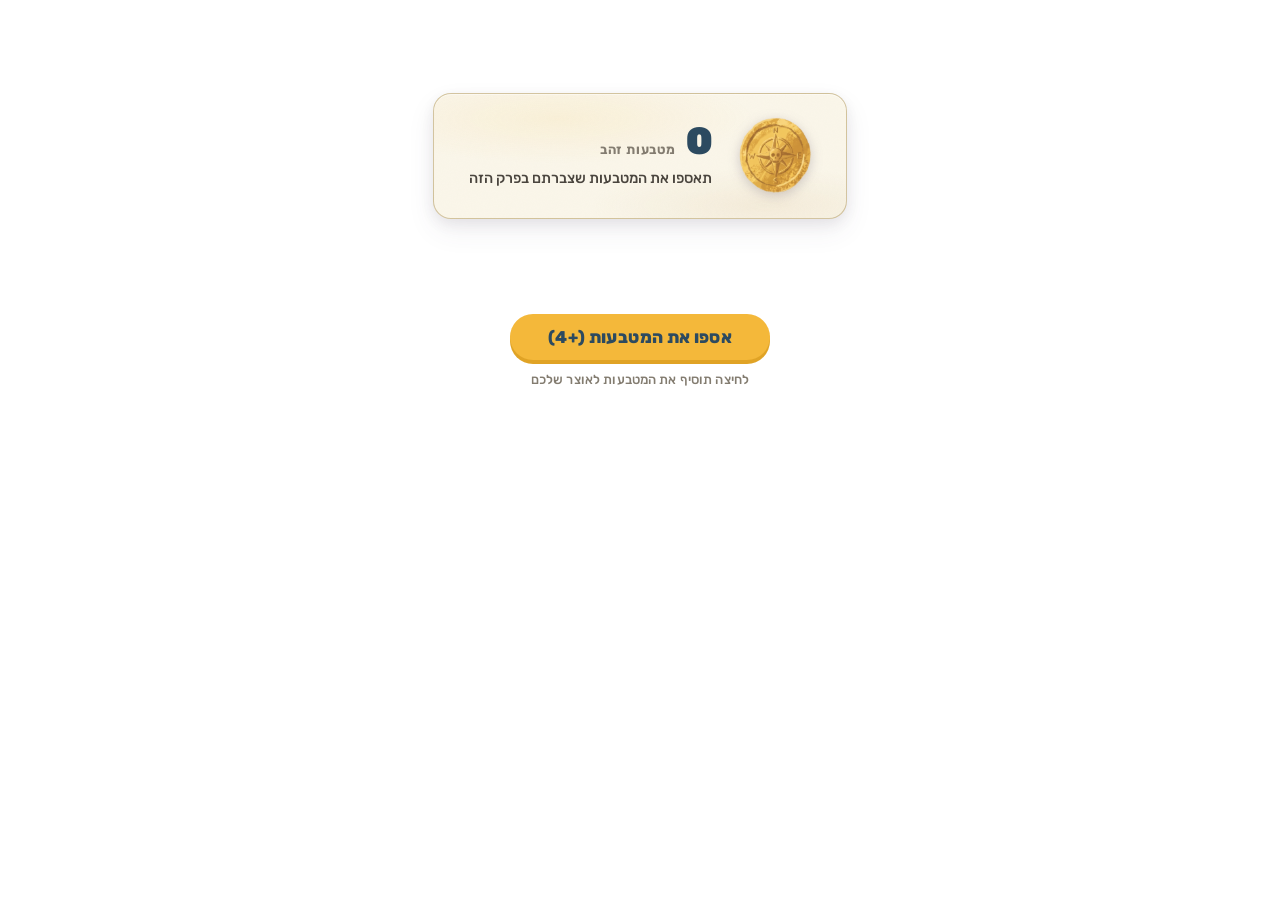
<file: export/src/coin-collect.html>
<!DOCTYPE html>
<html lang="he" dir="rtl">
<head>
<meta charset="UTF-8">
<meta name="viewport" content="width=device-width, initial-scale=1">
<title>אוצר מטבעות · עולים שלב</title>
<link rel="preconnect" href="https://fonts.googleapis.com">
<link rel="preconnect" href="https://fonts.gstatic.com" crossorigin>
<link href="https://fonts.googleapis.com/css2?family=Rubik:wght@400;500;600;700;800;900&display=swap" rel="stylesheet">
<template id="__bundler_thumbnail">
<svg xmlns="http://www.w3.org/2000/svg" viewBox="0 0 100 100">
  <rect width="100" height="100" fill="#FAF6EA"/>
  <circle cx="50" cy="50" r="22" fill="#F4B83A" stroke="#8B6914" stroke-width="2"/>
  <text x="50" y="56" font-family="serif" font-size="18" font-weight="900" text-anchor="middle" fill="#3D2B1F">★</text>
</svg>
</template>
<style>
  html,body{margin:0;padding:0;background:transparent;}

  /* ============================================================
     רכיב "אוצר מטבעות" — סקשן סיום פרק עולים שלב
     ============================================================
     שימוש בסיסי (HTML):
       מטמיעים את כל הקובץ הזה בתוך פסקה מעוצבת ב-HIT.
       מגדירים את הערכים בעריכה (חפשי את שורות data- בתוך הקוד).

     שימוש כ-iframe (אם רוצים):
       <iframe src="coin-collect.html?add=4&before=..." width="100%" height="380">

     פרמטרים נתמכים (גם כ-data attribute וגם כ-URL):
       data-coins-add       / ?add=4         — כמה מטבעות נצברו בפרק הזה
       data-text-before     / ?before=...    — טקסט לפני האנימציה
       data-text-after      / ?after=...     — טקסט אחרי האנימציה
       data-button-before   / ?btn=...       — טקסט כפתור לפני
       data-button-after    / ?btnAfter=...  — טקסט כפתור אחרי
       data-show-total      / ?total=1|0     — האם להציג סכום כולל (ברירת מחדל: 1)
       data-auto            / ?auto=0|1      — להפעיל אוטומטית בטעינה (ברירת מחדל: 0)
  */

  .ols-treasure {
    direction: rtl;
    font-family: 'Rubik','Helvetica Neue',Arial,sans-serif;
    color: #2A2620;
    max-width: 760px;
    margin: 0 auto;
    padding: 16px;
    position: relative;
  }

  /* "במה" — שטח שבו המטבעות יכולים לעוף */
  .ols-stage {
    position: relative;
    height: 280px;
    display: grid;
    place-items: center;
    overflow: visible;
  }

  /* הקלף האוצר במרכז */
  .ols-card {
    position: relative;
    background-color: #FAF6EA;
    background-image:
      radial-gradient(ellipse 80% 60% at 30% 20%, rgba(244,184,58,0.10), transparent 60%),
      radial-gradient(ellipse 70% 50% at 80% 90%, rgba(213,188,145,0.18), transparent 60%);
    border: 1.5px solid rgba(139,105,20,0.35);
    border-radius: 18px;
    padding: 20px 28px 20px 24px;
    display: flex;
    align-items: center;
    gap: 22px;
    box-shadow:
      inset 0 1px 0 rgba(255,255,255,0.5),
      0 4px 14px rgba(80,68,93,0.10),
      0 12px 28px rgba(80,68,93,0.08);
    min-width: 360px;
    z-index: 1;
    transition: transform 0.3s cubic-bezier(.25,1.4,.5,1), box-shadow 0.3s;
  }
  .ols-card::before {
    /* טקסטורת נייר עדינה */
    content: "";
    position: absolute;
    inset: 0;
    border-radius: inherit;
    background-image: url("data:image/svg+xml;utf8,<svg xmlns='http://www.w3.org/2000/svg' width='200' height='200'><filter id='n'><feTurbulence type='fractalNoise' baseFrequency='0.85' numOctaves='2' seed='4'/><feColorMatrix values='0 0 0 0 0.85 0 0 0 0 0.78 0 0 0 0 0.65 0 0 0 0.12 0'/></filter><rect width='200' height='200' filter='url(%23n)'/></svg>");
    opacity: 0.5;
    pointer-events: none;
    mix-blend-mode: multiply;
  }
  .ols-card > * { position: relative; z-index: 1; }
  .ols-card.ols-card--bump {
    transform: scale(1.05);
    box-shadow:
      inset 0 1px 0 rgba(255,255,255,0.5),
      0 6px 18px rgba(244,184,58,0.25),
      0 14px 32px rgba(80,68,93,0.12);
  }

  .ols-card-coin {
    width: 84px; height: 84px;
    flex-shrink: 0;
    filter: drop-shadow(0 3px 6px rgba(80,68,93,0.25));
    transform-origin: 50% 55%;
    transition: transform 0.3s;
  }
  .ols-card.ols-card--bump .ols-card-coin {
    animation: ols-coin-spin 0.5s ease-out;
  }
  @keyframes ols-coin-spin {
    from { transform: rotate(-15deg) scale(1); }
    50%  { transform: rotate(8deg) scale(1.15); }
    to   { transform: rotate(0) scale(1); }
  }

  .ols-card-text {
    flex: 1;
    text-align: right;
  }
  .ols-card-balance {
    font-family: 'Rubik', sans-serif;
    font-size: 38px;
    font-weight: 900;
    color: #2C4A60;
    line-height: 1;
    font-variant-numeric: tabular-nums;
    letter-spacing: -0.02em;
    display: flex;
    align-items: baseline;
    gap: 10px;
  }
  .ols-card-balance .ols-balance-num {
    color: #2C4A60;
    transition: color 0.3s;
  }
  .ols-card.ols-card--bump .ols-balance-num {
    color: #B8860B;
  }
  .ols-card-balance .ols-balance-label {
    font-size: 13px;
    font-weight: 700;
    color: #837C70;
    letter-spacing: 0.06em;
    text-transform: uppercase;
  }
  .ols-card-msg {
    font-size: 14.5px;
    color: #4A453E;
    margin-top: 8px;
    line-height: 1.5;
    font-weight: 500;
    min-height: 1.5em;
    transition: opacity 0.3s;
    max-width: 32ch;
  }
  .ols-card-msg.ols-msg-fade {
    opacity: 0;
  }

  /* כפתור הפעלה */
  .ols-trigger {
    display: block;
    margin: 18px auto 0;
    background: #F4B83A;
    color: #2C4A60;
    border: none;
    border-radius: 999px;
    padding: 13px 38px;
    font-family: inherit;
    font-weight: 800;
    font-size: 17px;
    box-shadow: 0 4px 0 #E0A325;
    cursor: pointer;
    letter-spacing: 0.02em;
    min-width: 200px;
    transition: transform .12s, box-shadow .12s, opacity .25s;
  }
  .ols-trigger:hover:not(:disabled) { transform: translateY(-1px); box-shadow: 0 5px 0 #E0A325; }
  .ols-trigger:active:not(:disabled){ transform: translateY(3px); box-shadow: 0 1px 0 #E0A325; }
  .ols-trigger:disabled { opacity: 0.55; cursor: default; }

  /* רמז עדין */
  .ols-hint {
    text-align: center;
    margin-top: 12px;
    font-size: 13px;
    color: #837C70;
    font-weight: 500;
    min-height: 1em;
    transition: opacity 0.3s;
    font-family: 'Rubik', sans-serif;
    letter-spacing: 0.01em;
  }
  .ols-hint.ols-hint--success {
    color: #368F6F;
    font-weight: 700;
  }

  /* מטבעות מעופפים */
  .ols-flying {
    position: absolute;
    width: 64px; height: 64px;
    background-image: url("[data-uri]");
    background-size: contain;
    background-repeat: no-repeat;
    pointer-events: none;
    z-index: 10;
    filter: drop-shadow(0 6px 10px rgba(110,75,15,0.4));
    will-change: transform, opacity;
    transform: translate(-50%, -50%) scale(0);
    opacity: 0;
    top: 0; left: 0;
  }

  /* פעימת רקע — נצנוץ סביב הקלף בעת הצבירה */
  .ols-card-glow {
    position: absolute;
    inset: -30px;
    border-radius: 50%;
    background: radial-gradient(circle, rgba(244,184,58,0.35) 0%, transparent 65%);
    opacity: 0;
    z-index: 0;
    pointer-events: none;
    transition: opacity 0.4s;
  }
  .ols-card.ols-card--bump .ols-card-glow {
    opacity: 1;
    animation: ols-glow-pulse 0.8s ease-out;
  }
  @keyframes ols-glow-pulse {
    0%   { transform: scale(0.7); opacity: 0.9; }
    100% { transform: scale(1.3); opacity: 0; }
  }
</style>
</head>
<body>

<!-- ======== עורכים את הערכים כאן ↓ ======== -->
<div class="ols-treasure"
     id="ols-treasure"
     data-coins-add="4"
     data-text-before="תאספו את המטבעות שצברתם בפרק הזה"
     data-text-after="מצוין! +{add} מטבעות זהב נכנסו לאוצר שלכם"
     data-button-before="אספו את המטבעות"
     data-button-after="המשך לפרק הבא"
     data-show-total="1"
     data-auto="0">

  <div class="ols-stage" id="ols-stage">
    <div class="ols-card" id="ols-card">
      <div class="ols-card-glow"></div>
      <img class="ols-card-coin" id="ols-card-coin" alt="" src="[data-uri]">
      <div class="ols-card-text">
        <div class="ols-card-balance">
          <span class="ols-balance-num" id="ols-balance">0</span>
          <span class="ols-balance-label">מטבעות זהב</span>
        </div>
        <div class="ols-card-msg" id="ols-msg">תאספו את המטבעות שצברתם בפרק הזה</div>
      </div>
    </div>
  </div>

  <button class="ols-trigger" id="ols-trigger" type="button">אספו את המטבעות</button>
  <div class="ols-hint" id="ols-hint">לחיצה תוסיף את המטבעות לאוצר שלכם</div>

</div>

<script>
(function(){
  // ============ helpers ============
  const root  = document.getElementById('ols-treasure');
  const stage = document.getElementById('ols-stage');
  const card  = document.getElementById('ols-card');
  const balanceEl = document.getElementById('ols-balance');
  const msgEl     = document.getElementById('ols-msg');
  const triggerBtn= document.getElementById('ols-trigger');
  const hintEl    = document.getElementById('ols-hint');

  // קריאת פרמטרים מ-URL (גם אם משובץ כ-iframe)
  const params = new URLSearchParams(window.location.search);
  function attr(name, urlKey, def) {
    const fromUrl  = params.get(urlKey);
    const fromAttr = root.dataset[name];
    if (fromUrl !== null && fromUrl !== '') return fromUrl;
    if (fromAttr !== undefined && fromAttr !== '') return fromAttr;
    return def;
  }
  const coinsAdd     = Math.max(1, parseInt(attr('coinsAdd',     'add',      '4'), 10));
  const textBefore   = attr('textBefore',   'before',   'תאספו את המטבעות שצברתם בפרק הזה');
  const textAfter    = attr('textAfter',    'after',    'מצוין! +{add} מטבעות זהב נכנסו לאוצר שלכם').replace('{add}', coinsAdd);
  const buttonBefore = attr('buttonBefore', 'btn',      'אספו את המטבעות');
  const buttonAfter  = attr('buttonAfter',  'btnAfter', 'המשך');
  const showTotal    = attr('showTotal',    'total',    '1') !== '0';
  const autoStart    = attr('auto',         'auto',     '0') === '1';

  // ============ storage ============
  const STORAGE_KEY = 'olsCoins';
  let memoryFallback = 0;
  function readStore(){
    try { const v = localStorage.getItem(STORAGE_KEY); if (v !== null) return parseInt(v,10)||0; } catch(e){}
    try { const v = sessionStorage.getItem(STORAGE_KEY); if (v !== null) return parseInt(v,10)||0; } catch(e){}
    return memoryFallback;
  }
  function writeStore(n){
    memoryFallback = n;
    try { localStorage.setItem(STORAGE_KEY, String(n)); } catch(e){}
    try { sessionStorage.setItem(STORAGE_KEY, String(n)); } catch(e){}
    try { window.parent.postMessage({type:'ols-coins-updated', value:n}, '*'); } catch(e){}
  }

  // ============ initial state ============
  const startBalance = readStore();
  balanceEl.textContent = showTotal ? startBalance : '+0';
  msgEl.textContent = textBefore;
  triggerBtn.textContent = buttonBefore + ' (+' + coinsAdd + ')';
  hintEl.textContent = 'לחיצה תוסיף את המטבעות לאוצר שלכם';

  // ============ flight logic ============
  let isRunning = false;

  function spawnCoin(idx, total, onArrive){
    const coin = document.createElement('div');
    coin.className = 'ols-flying';
    stage.appendChild(coin);

    // מיקום היעד = מרכז הקלף ביחס לבמה
    const stageRect = stage.getBoundingClientRect();
    const cardRect  = card.getBoundingClientRect();
    const endX = cardRect.left + cardRect.width / 2 - stageRect.left;
    const endY = cardRect.top + cardRect.height / 2 - stageRect.top;

    // מיקום מוצא = פינה אקראית של הבמה (נכנסים מבחוץ)
    const sw = stage.clientWidth;
    const sh = stage.clientHeight;
    const side = idx % 4;
    let startX, startY;
    const margin = 40;
    switch(side){
      case 0: startX = sw + margin; startY = sh * (0.15 + Math.random() * 0.7); break; // ימין
      case 1: startX = -margin;     startY = sh * (0.15 + Math.random() * 0.7); break; // שמאל
      case 2: startX = sw * (0.15 + Math.random() * 0.7); startY = -margin;     break; // למעלה
      default:startX = sw * (0.15 + Math.random() * 0.7); startY = sh + margin;
    }

    // נקודת בקרה לקשת
    const midX = (startX + endX) / 2 + (Math.random() - 0.5) * 120;
    const midY = Math.min(startY, endY) - 80 - Math.random() * 60;

    coin.style.left = '0';
    coin.style.top  = '0';

    const dur = 950 + idx * 80 + Math.random() * 250;
    const rotStart = (Math.random() - 0.5) * 360;
    const rotEnd   = rotStart + 540 + Math.random() * 360;

    const t0 = performance.now();
    const tickInterval = 16; // ~60fps
    const intervalId = setInterval(() => {
      const t = performance.now();
      const k = Math.min(1, (t - t0) / dur);
      const eased = k;
      const u = 1 - eased;
      const x = u*u*startX + 2*u*eased*midX + eased*eased*endX;
      const y = u*u*startY + 2*u*eased*midY + eased*eased*endY;
      const scale = 0.7 + 0.4 * Math.sin(k * Math.PI);
      const land  = k > 0.88 ? (k - 0.88) / 0.12 : 0;
      const finalScale = scale * (1 - land * 0.6);
      const rot = rotStart + (rotEnd - rotStart) * k;
      const opacity = k < 0.08 ? k / 0.08 : (k > 0.96 ? Math.max(0, (1 - k) / 0.04) : 1);

      coin.style.transform =
        'translate(' + x + 'px,' + y + 'px) translate(-50%,-50%) rotate(' + rot + 'deg) scale(' + Math.max(0.05, finalScale) + ')';
      coin.style.opacity = opacity;

      if (k >= 1) {
        clearInterval(intervalId);
        coin.remove();
        if (onArrive) onArrive();
      }
    }, tickInterval);
  }

  function bumpCard(){
    card.classList.remove('ols-card--bump');
    void card.offsetWidth;
    card.classList.add('ols-card--bump');
    setTimeout(()=> card.classList.remove('ols-card--bump'), 600);
  }

  function animateBalance(from, to, duration){
    const t0 = performance.now();
    const id = setInterval(() => {
      const t = performance.now();
      const k = Math.min(1, (t - t0) / duration);
      const eased = 1 - Math.pow(1 - k, 3);
      const v = Math.round(from + (to - from) * eased);
      balanceEl.textContent = showTotal ? v : '+' + (v - startBalance);
      if (k >= 1) clearInterval(id);
    }, 16);
  }

  function fadeMsgTo(text){
    msgEl.classList.add('ols-msg-fade');
    setTimeout(() => {
      msgEl.textContent = text;
      msgEl.classList.remove('ols-msg-fade');
    }, 220);
  }

  // ============ main run ============
  function run(){
    if (isRunning) return;
    isRunning = true;
    triggerBtn.disabled = true;
    hintEl.textContent = 'המטבעות בדרך…';
    hintEl.classList.remove('ols-hint--success');

    let arrived = 0;
    for (let i = 0; i < coinsAdd; i++){
      setTimeout(() => {
        spawnCoin(i, coinsAdd, () => {
          arrived++;
          bumpCard();
          // עדכון מספר אגרסיבי בכל הגעה
          const newTotal = startBalance + arrived;
          writeStore(newTotal);
          // אנימציית ספירה (קצרה) למספר הבא
          const prev = startBalance + (arrived - 1);
          animateBalance(prev, newTotal, 350);

          if (arrived === coinsAdd){
            // סיום
            setTimeout(() => {
              fadeMsgTo(textAfter);
              triggerBtn.textContent = buttonAfter;
              triggerBtn.disabled = false;
              hintEl.textContent = '✓ נצברו ' + coinsAdd + ' מטבעות לאוצר שלכם';
              hintEl.classList.add('ols-hint--success');
              isRunning = false;
            }, 250);
          }
        });
      }, i * 180);
    }
  }

  // ============ wiring ============
  triggerBtn.addEventListener('click', () => {
    if (triggerBtn.textContent === buttonAfter && !isRunning){
      // אחרי הצבירה — הכפתור הוא "המשך"
      try { window.parent.postMessage({type:'ols-treasure-next'}, '*'); } catch(e){}
      return;
    }
    run();
  });

  // חשיפה גלובלית — לבדיקות
  window.olsCollect = run;
  window.olsResetCoins = () => {
    writeStore(0);
    balanceEl.textContent = showTotal ? 0 : '+0';
    msgEl.textContent = textBefore;
    triggerBtn.textContent = buttonBefore + ' (+' + coinsAdd + ')';
    triggerBtn.disabled = false;
    hintEl.textContent = 'לחיצה תוסיף את המטבעות לאוצר שלכם';
    hintEl.classList.remove('ols-hint--success');
  };

  if (autoStart) setTimeout(run, 500);
})();
</script>
</body>
</html>
</file>
<file: styles.css>
/* ============================================================
   עולים שלב · Design System Document
   Stylesheet for the guidelines document itself (not the course).
   Course-screen previews live in their own scoped CSS sections.
   ============================================================ */

:root {
  /* ---------- Course palette ---------- */
  --red-900:  #731018;
  --red-700:  #BF2A37;
  --red-400:  #A65D6A;

  --blue-100: #F2F2F2;
  --blue-200: #DCF0F2;
  --blue-300: #A3C4D9;
  --blue-400: #94BAD8;
  --blue-700: #5B8AAC; /* derived — the insight/CTA pill color */
  --blue-900: #1F2C4C; /* derived — headings */

  --green:    #73BA22;
  --teal:     #368F6F;
  --pink:     #FC66A6;

  --sand:     #D5BC91;
  --cream:    #F2E2C4;
  --plum:     #50445D;

  --yellow:   #F4B83A; /* primary button */
  --yellow-d: #E0A325;

  /* ---------- Document chrome ---------- */
  --paper:        #F6F1E6;
  --paper-deep:   #EFE7D4;
  --ink:          #1B1B1B;
  --ink-soft:     #3A3A3A;
  --ink-mute:     #6B6B6B;
  --line:         rgba(31, 44, 76, 0.12);
  --line-strong:  rgba(31, 44, 76, 0.24);
  --rule:         rgba(31, 44, 76, 0.6);

  --hl:           #FFF1B8; /* yellow highlight pad */
  --shadow-sm:    0 1px 2px rgba(31,44,76,0.06), 0 2px 6px rgba(31,44,76,0.06);
  --shadow-md:    0 4px 12px rgba(31,44,76,0.08), 0 12px 28px rgba(31,44,76,0.08);
  --shadow-lg:    0 8px 28px rgba(31,44,76,0.10), 0 24px 64px rgba(31,44,76,0.12);

  --r-sm: 8px;
  --r-md: 14px;
  --r-lg: 22px;
  --r-xl: 32px;

  --pad: clamp(20px, 4vw, 56px);
  --max: 1280px;
}

* { box-sizing: border-box; }

html, body {
  margin: 0;
  padding: 0;
  background: var(--paper);
  color: var(--ink);
  font-family: 'Rubik', 'Helvetica Neue', Arial, sans-serif;
  font-feature-settings: "kern" 1;
  -webkit-font-smoothing: antialiased;
  text-rendering: optimizeLegibility;
  line-height: 1.55;
}

body::before {
  /* very subtle paper grain over the whole page */
  content: "";
  position: fixed; inset: 0;
  pointer-events: none;
  background-image:
    radial-gradient(rgba(80, 68, 93, 0.04) 1px, transparent 1px),
    radial-gradient(rgba(80, 68, 93, 0.03) 1px, transparent 1px);
  background-size: 3px 3px, 7px 7px;
  background-position: 0 0, 1px 2px;
  z-index: 1;
}

main, header, section, footer { position: relative; z-index: 2; }

a { color: inherit; text-decoration: none; }
img, svg { display: block; max-width: 100%; }

/* ===================== RIBBON ===================== */
.ribbon {
  position: sticky; top: 0;
  background: rgba(246, 241, 230, 0.92);
  backdrop-filter: saturate(140%) blur(10px);
  -webkit-backdrop-filter: saturate(140%) blur(10px);
  border-bottom: 1px solid var(--line);
  z-index: 50;
}
.ribbon-inner {
  max-width: var(--max);
  margin: 0 auto;
  padding: 14px var(--pad);
  display: flex; align-items: center; justify-content: space-between;
  gap: 24px;
}
.brand {
  display: flex; align-items: center; gap: 10px;
  font-size: 15px; font-weight: 500;
  color: var(--blue-900);
}
.brand-mark {
  display: inline-grid; place-items: center;
  width: 28px; height: 28px;
  background: var(--blue-900); color: var(--paper);
  border-radius: 999px;
  font-size: 14px;
}
.brand-name { font-weight: 800; letter-spacing: 0.01em; }
.brand-sep { color: var(--ink-mute); }
.brand-doc { color: var(--ink-mute); font-weight: 400; }
.anchor-nav {
  display: flex; gap: 4px;
  flex-wrap: wrap;
}
.anchor-nav a {
  font-size: 13px;
  font-variant-numeric: tabular-nums;
  color: var(--ink-soft);
  padding: 6px 10px;
  border-radius: 999px;
  transition: background .15s, color .15s;
  font-weight: 500;
}
.anchor-nav a:hover { background: var(--blue-200); color: var(--blue-900); }

/* ===================== COVER ===================== */
.cover {
  max-width: var(--max);
  margin: 0 auto;
  padding: 64px var(--pad) 48px;
}
.cover-grid {
  display: grid;
  grid-template-columns: 1.15fr 0.85fr;
  gap: 64px;
  align-items: end;
}
.eyebrow {
  display: inline-flex; align-items: center; gap: 8px;
  color: var(--ink-mute);
  font-size: 13px;
  letter-spacing: 0.05em;
  margin-bottom: 24px;
  font-family: 'JetBrains Mono', ui-monospace, monospace;
}
.eyebrow .dot {
  width: 8px; height: 8px; background: var(--red-700); border-radius: 999px;
  display: inline-block;
}
.cover-title {
  font-size: clamp(48px, 7vw, 96px);
  line-height: 0.95;
  margin: 0 0 24px;
  font-weight: 900;
  letter-spacing: -0.02em;
  color: var(--blue-900);
}
.cover-title .line-1 { display: block; }
.cover-title .line-2 {
  display: block;
  font-size: clamp(18px, 1.8vw, 24px);
  font-weight: 500;
  letter-spacing: 0.06em;
  color: var(--ink-mute);
  margin-top: 14px;
  direction: ltr;
  text-align: right;
}
.cover-lede {
  font-size: clamp(18px, 1.4vw, 22px);
  color: var(--ink-soft);
  max-width: 52ch;
  margin: 0 0 32px;
  text-wrap: pretty;
}
.cover-meta {
  list-style: none; padding: 0; margin: 0;
  display: grid; grid-template-columns: 1fr 1fr; gap: 18px 32px;
  border-top: 1px solid var(--line);
  padding-top: 24px;
}
.cover-meta li { display: flex; flex-direction: column; gap: 4px; }
.cover-meta .k {
  font-size: 11px; letter-spacing: 0.12em;
  color: var(--ink-mute); text-transform: uppercase;
  font-family: 'JetBrains Mono', monospace;
}
.cover-meta .v {
  font-size: 15px; color: var(--ink);
  font-weight: 500;
}

/* Right card mini preview */
.cover-card { perspective: 1200px; }
.cover-card-paper {
  background: #FBF6EA;
  border-radius: var(--r-lg);
  box-shadow: var(--shadow-lg);
  padding: 22px;
  transform: rotate(1.5deg);
  position: relative;
  overflow: hidden;
}
.cover-card-paper::after {
  /* watercolor edge feel */
  content: "";
  position: absolute; inset: 0;
  background: radial-gradient(80% 60% at 50% 100%, rgba(213,188,145,0.18), transparent 60%),
              radial-gradient(60% 50% at 0% 0%, rgba(163,196,217,0.14), transparent 60%);
  pointer-events: none;
}
.cover-card-tag {
  display: inline-flex; align-items: center; gap: 6px;
  font-family: 'JetBrains Mono', monospace;
  font-size: 11px;
  color: var(--ink-mute);
  letter-spacing: 0.12em;
  text-transform: uppercase;
  margin-bottom: 16px;
}
.cover-card-tag::before {
  content: "";
  width: 18px; height: 1px; background: var(--ink-mute);
}
.cover-card-screen { position: relative; }
.cover-card-caption {
  font-size: 13px;
  color: var(--ink-mute);
  margin-top: 14px;
  font-style: italic;
}

/* Mini-screen (cover preview) */
.mini-screen {
  background: #FAF5E8;
  border: 1px solid rgba(80,68,93,0.08);
  border-radius: 14px;
  padding: 22px;
  position: relative;
  overflow: hidden;
  min-height: 320px;
  display: grid;
  grid-template-rows: auto auto 1fr auto auto;
  gap: 12px;
}
.mini-screen::before {
  content: ""; position: absolute; inset: 0;
  background-image: url("data:image/svg+xml;utf8,<svg xmlns='http://www.w3.org/2000/svg' width='200' height='200'><filter id='n'><feTurbulence baseFrequency='0.9' numOctaves='2' seed='4'/><feColorMatrix values='0 0 0 0 0.85 0 0 0 0 0.78 0 0 0 0 0.65 0 0 0 0.12 0'/></filter><rect width='200' height='200' filter='url(%23n)'/></svg>");
  opacity: 0.5;
  pointer-events: none;
}
.mini-screen > * { position: relative; z-index: 1; }
.mini-title {
  font-size: 28px; font-weight: 800; color: var(--blue-900);
  text-align: right;
}
.mini-title strong { color: var(--blue-700); }
.mini-sub { color: var(--ink-soft); font-size: 13px; text-align: right; }
.mini-illus {
  display: grid; place-items: center;
  font-size: 64px;
  color: var(--blue-700);
  background:
    radial-gradient(60% 50% at 50% 50%, rgba(242,226,196,0.6), transparent 70%);
}
.mini-cta {
  background: var(--blue-700);
  color: #fff;
  padding: 12px 16px;
  border-radius: 999px;
  font-size: 13px;
  font-weight: 600;
  display: flex; align-items: center; gap: 10px;
  text-align: right;
}
.mini-cta .coin {
  width: 22px; height: 22px; border-radius: 999px;
  background: radial-gradient(circle at 30% 30%, #FFE08A, var(--yellow-d));
  border: 2px solid #B98314;
}
.mini-btn {
  align-self: center;
  justify-self: center;
  background: var(--yellow);
  color: var(--blue-900);
  border: none;
  border-radius: 999px;
  padding: 10px 32px;
  font-family: inherit;
  font-weight: 800;
  font-size: 16px;
  box-shadow: 0 4px 0 var(--yellow-d);
  cursor: pointer;
}

/* Table of contents */
.cover-toc {
  margin-top: 64px;
  display: grid;
  grid-template-columns: repeat(4, 1fr);
  gap: 14px;
}
.toc-card {
  background: #FBF6EA;
  border: 1px solid var(--line);
  border-radius: var(--r-md);
  padding: 18px 18px 20px;
  display: grid;
  gap: 4px;
  transition: transform .15s, border-color .15s, box-shadow .15s;
}
.toc-card:hover {
  transform: translateY(-2px);
  border-color: var(--blue-700);
  box-shadow: var(--shadow-md);
}
.toc-num {
  font-family: 'JetBrains Mono', monospace;
  color: var(--red-700);
  font-size: 12px;
  letter-spacing: 0.08em;
  margin-bottom: 6px;
}
.toc-title {
  font-weight: 700;
  font-size: 17px;
  color: var(--blue-900);
}
.toc-sub {
  font-size: 13px;
  color: var(--ink-mute);
}

/* ===================== PART (section) ===================== */
.part {
  max-width: var(--max);
  margin: 0 auto;
  padding: 96px var(--pad) 32px;
  scroll-margin-top: 80px;
}
.part-head {
  display: grid;
  grid-template-columns: 60px 1fr;
  gap: 24px;
  align-items: start;
  padding-bottom: 28px;
  border-bottom: 1px solid var(--line);
  margin-bottom: 40px;
}
.part-num {
  font-family: 'JetBrains Mono', monospace;
  font-size: 13px;
  color: var(--red-700);
  letter-spacing: 0.08em;
  padding-top: 8px;
}
.part-head h2 {
  font-size: clamp(32px, 4vw, 52px);
  line-height: 1.05;
  margin: 0 0 12px;
  color: var(--blue-900);
  font-weight: 800;
  letter-spacing: -0.01em;
}
.part-head .lede {
  font-size: clamp(17px, 1.3vw, 20px);
  color: var(--ink-soft);
  max-width: 64ch;
  margin: 0;
  text-wrap: pretty;
}

.sub-head {
  display: flex; align-items: baseline; gap: 14px;
  margin: 56px 0 20px;
}
.sub-head .tag {
  font-family: 'JetBrains Mono', monospace;
  font-size: 11px;
  color: var(--ink-mute);
  letter-spacing: 0.12em;
  text-transform: uppercase;
  padding-top: 2px;
}
.sub-head h3 {
  font-size: 26px;
  font-weight: 700;
  color: var(--blue-900);
  margin: 0;
}
.sub-head .note {
  margin-right: auto;
  font-size: 13px;
  color: var(--ink-mute);
}

.body-copy {
  font-size: 16px;
  color: var(--ink-soft);
  max-width: 68ch;
  text-wrap: pretty;
}
.body-copy p { margin: 0 0 12px; }

/* ===================== SECTION 01 — WORLD ===================== */
.world-grid {
  display: grid;
  grid-template-columns: 1.1fr 1fr;
  gap: 48px;
  align-items: start;
}
.world-pillars {
  display: grid; gap: 18px;
}
.pillar {
  background: #FBF6EA;
  border: 1px solid var(--line);
  border-radius: var(--r-md);
  padding: 22px 24px;
  display: grid;
  grid-template-columns: 44px 1fr;
  gap: 18px;
  align-items: start;
}
.pillar-num {
  font-family: 'JetBrains Mono', monospace;
  background: var(--blue-900);
  color: var(--paper);
  width: 44px; height: 44px;
  display: grid; place-items: center;
  border-radius: 10px;
  font-weight: 700;
}
.pillar h4 {
  margin: 0 0 6px; font-size: 18px; color: var(--blue-900);
}
.pillar p { margin: 0; color: var(--ink-soft); font-size: 14.5px; line-height: 1.55; }

.world-voice {
  background: #FBF6EA;
  border: 1px solid var(--line);
  border-radius: var(--r-md);
  padding: 32px;
  position: relative;
  overflow: hidden;
}
.world-voice h4 {
  margin: 0 0 14px;
  font-size: 14px;
  letter-spacing: 0.1em;
  font-family: 'JetBrains Mono', monospace;
  color: var(--ink-mute);
  text-transform: uppercase;
}
.voice-list { display: grid; gap: 14px; }
.voice-row {
  display: grid;
  grid-template-columns: 1fr 18px 1fr;
  gap: 16px;
  align-items: center;
  font-size: 15px;
}
.voice-good, .voice-bad {
  padding: 10px 14px;
  border-radius: 10px;
  background: #fff;
  border: 1px solid var(--line);
}
.voice-good { border-right: 3px solid var(--teal); color: var(--ink); }
.voice-bad  { border-right: 3px solid var(--red-700); color: var(--ink-mute); text-decoration: line-through; text-decoration-color: rgba(191,42,55,0.4); }
.voice-arrow {
  text-align: center; color: var(--ink-mute);
  font-family: 'JetBrains Mono', monospace;
}

/* ===================== SECTION 02 — PALETTE ===================== */
.palette-group { margin-bottom: 40px; }
.palette-grid {
  display: grid;
  grid-template-columns: repeat(6, 1fr);
  gap: 12px;
}
@media (max-width: 1100px) {
  .palette-grid { grid-template-columns: repeat(3, 1fr); }
}
.swatch {
  background: #FBF6EA;
  border-radius: var(--r-md);
  overflow: hidden;
  border: 1px solid var(--line);
  display: grid;
  grid-template-rows: 120px auto;
  transition: transform .15s, box-shadow .15s;
}
.swatch:hover { transform: translateY(-2px); box-shadow: var(--shadow-md); }
.swatch .chip {
  background: var(--c);
  position: relative;
}
.swatch .chip::after {
  content: attr(data-label);
  position: absolute;
  top: 10px; right: 12px;
  font-family: 'JetBrains Mono', monospace;
  font-size: 10px;
  color: rgba(255,255,255,0.85);
  letter-spacing: 0.06em;
  background: rgba(0,0,0,0.18);
  padding: 3px 6px;
  border-radius: 4px;
}
.swatch.light .chip::after { color: rgba(0,0,0,0.6); background: rgba(255,255,255,0.5); }
.swatch .meta {
  padding: 12px 14px 16px;
  display: grid; gap: 4px;
}
.swatch .hex {
  font-family: 'JetBrains Mono', monospace;
  font-size: 13px;
  color: var(--ink);
  font-weight: 500;
}
.swatch .role { font-size: 13px; color: var(--blue-900); font-weight: 600; }
.swatch .use  { font-size: 12px; color: var(--ink-mute); line-height: 1.45; }

.palette-rules {
  margin-top: 24px;
  background: #FBF6EA;
  border-right: 4px solid var(--red-700);
  border-radius: var(--r-md);
  padding: 20px 24px;
}
.palette-rules h4 {
  margin: 0 0 12px; color: var(--red-700); font-size: 14px;
  letter-spacing: 0.08em; font-family: 'JetBrains Mono', monospace;
  text-transform: uppercase;
}
.palette-rules ul { margin: 0; padding-inline-start: 18px; color: var(--ink-soft); }
.palette-rules li { margin-bottom: 6px; font-size: 14.5px; }
.palette-rules code {
  background: rgba(31,44,76,0.06); padding: 1px 6px; border-radius: 4px;
  font-family: 'JetBrains Mono', monospace; font-size: 12.5px;
}

/* ===================== SECTION 03 — TYPE ===================== */
.type-stack {
  display: grid; gap: 16px;
}
.type-row {
  background: #FBF6EA;
  border: 1px solid var(--line);
  border-radius: var(--r-md);
  padding: 24px 28px;
  display: grid;
  grid-template-columns: 1fr 280px;
  gap: 24px;
  align-items: center;
}
.type-sample { color: var(--blue-900); line-height: 1.1; }
.type-meta {
  border-right: 1px solid var(--line);
  padding-right: 24px;
  display: grid; gap: 4px;
  font-size: 13px;
}
.type-meta .name { font-weight: 700; color: var(--blue-900); font-size: 14px; }
.type-meta .spec {
  font-family: 'JetBrains Mono', monospace;
  color: var(--ink-mute);
  font-size: 12.5px;
}
.type-meta .use { color: var(--ink-soft); margin-top: 6px; }

.type-mix-demo {
  margin-top: 32px;
  background: #FBF6EA;
  border-radius: var(--r-md);
  border: 1px solid var(--line);
  padding: 32px;
  display: grid;
  grid-template-columns: 1.3fr 1fr;
  gap: 32px;
  align-items: center;
}
.type-mix-demo .example {
  font-size: 52px; font-weight: 900; color: var(--blue-900);
  line-height: 1;
}
.type-mix-demo .example .en { color: var(--blue-700); direction: ltr; display: inline-block; }
.type-mix-rules { font-size: 14.5px; color: var(--ink-soft); }
.type-mix-rules h4 { color: var(--blue-900); margin: 0 0 10px; font-size: 15px; }
.type-mix-rules ul { margin: 0; padding-inline-start: 18px; }
.type-mix-rules li { margin-bottom: 6px; }


/* ===================== SECTION 04 — ILLUSTRATIONS ===================== */
.illus-intro {
  display: grid;
  grid-template-columns: 1.1fr 1fr;
  gap: 32px;
  margin-bottom: 40px;
}
.asset-bank {
  background: #FBF6EA;
  border: 1px solid var(--line);
  border-radius: var(--r-md);
  padding: 28px;
}
.asset-bank h4 {
  margin: 0 0 16px;
  font-family: 'JetBrains Mono', monospace;
  font-size: 12px;
  letter-spacing: 0.1em;
  color: var(--ink-mute);
  text-transform: uppercase;
}
.asset-grid {
  display: grid;
  grid-template-columns: repeat(6, 1fr);
  gap: 12px;
}
.asset-tile {
  aspect-ratio: 1;
  background: #fff;
  border: 1px solid var(--line);
  border-radius: 10px;
  display: grid; place-items: center;
  font-size: 11px; color: var(--ink-mute);
  text-align: center;
  padding: 8px;
  line-height: 1.2;
  position: relative;
}
.asset-tile .glyph {
  font-size: 28px;
  margin-bottom: 4px;
  filter: grayscale(0.2);
}
.asset-tile .label {
  font-size: 10px;
  color: var(--ink-mute);
  font-weight: 500;
}

.illus-usage {
  display: grid;
  grid-template-columns: repeat(3, 1fr);
  gap: 16px;
}
.usage-card {
  background: #FBF6EA;
  border: 1px solid var(--line);
  border-radius: var(--r-md);
  padding: 20px;
}
.usage-card .badge {
  display: inline-block;
  font-size: 11px;
  letter-spacing: 0.1em;
  padding: 3px 8px;
  border-radius: 999px;
  margin-bottom: 10px;
  font-family: 'JetBrains Mono', monospace;
}
.usage-card .badge.ok  { background: rgba(115,186,34,0.15); color: var(--teal); }
.usage-card .badge.warn { background: rgba(244,184,58,0.2); color: #8C5C00; }
.usage-card .badge.no  { background: rgba(191,42,55,0.12); color: var(--red-700); }
.usage-card h5 { margin: 0 0 6px; color: var(--blue-900); font-size: 15px; }
.usage-card p  { margin: 0; color: var(--ink-soft); font-size: 13.5px; }

/* ===================== ILLUSTRATION PLACEHOLDERS (used inside course-screen mockups) ===================== */
.ph {
  position: relative;
  display: grid; place-items: center;
  text-align: center;
  border: 2px dashed var(--blue-700);
  border-radius: 16px;
  background:
    repeating-linear-gradient(135deg,
      rgba(91,138,172,0.06) 0,
      rgba(91,138,172,0.06) 8px,
      transparent 8px,
      transparent 16px);
  color: var(--blue-700);
  padding: 14px;
  min-height: 60px;
}
.ph-label {
  font-family: 'JetBrains Mono', monospace;
  font-size: 11px;
  letter-spacing: 0.04em;
  color: var(--blue-900);
  text-transform: uppercase;
  margin-bottom: 6px;
  opacity: 0.7;
}
.ph-desc {
  font-size: 12.5px;
  font-weight: 600;
  color: var(--blue-700);
  line-height: 1.3;
  max-width: 18ch;
}
.ph.small { min-height: 48px; padding: 8px; }
.ph.small .ph-desc { font-size: 11.5px; }
.ph.circle { border-radius: 999px; aspect-ratio: 1; }

/* ===================== SECTION 05 — COMPONENTS ===================== */
.comp-grid {
  display: grid;
  grid-template-columns: 1fr 1fr;
  gap: 24px;
}
.comp-card {
  background: #FBF6EA;
  border: 1px solid var(--line);
  border-radius: var(--r-md);
  overflow: hidden;
  display: grid;
  grid-template-rows: auto 1fr auto;
}
.comp-card.full { grid-column: 1 / -1; }
.comp-head {
  padding: 16px 22px 0;
  display: flex; align-items: baseline; justify-content: space-between;
  gap: 14px;
}
.comp-head .name {
  font-weight: 700; color: var(--blue-900); font-size: 16px;
}
.comp-head .id {
  font-family: 'JetBrains Mono', monospace;
  font-size: 11px;
  color: var(--ink-mute);
  letter-spacing: 0.06em;
}
.comp-stage {
  padding: 28px 22px;
  display: grid; place-items: center;
  background: linear-gradient(180deg, transparent, rgba(255,255,255,0.4));
  min-height: 180px;
}
.comp-notes {
  padding: 16px 22px 20px;
  border-top: 1px solid var(--line);
  font-size: 13px;
  color: var(--ink-soft);
}
.comp-notes ul { margin: 4px 0 0; padding-inline-start: 18px; }
.comp-notes li { margin-bottom: 4px; }

/* — Insight block (course component) — */
.insight {
  background: var(--blue-700);
  color: #fff;
  border-radius: 999px;
  padding: 16px 28px;
  font-weight: 600;
  text-align: center;
  max-width: 440px;
  font-size: 16px;
  position: relative;
  box-shadow: 0 2px 0 rgba(0,0,0,0.05);
}
.insight.tag::before {
  content: "תובנה";
  position: absolute;
  top: -10px; right: 24px;
  background: var(--blue-900);
  color: #fff;
  font-size: 11px;
  padding: 3px 10px;
  border-radius: 999px;
  font-weight: 700;
  letter-spacing: 0.04em;
}

/* — CTA block — */
.cta-block {
  background: var(--blue-700);
  color: #fff;
  border-radius: 18px;
  padding: 18px 22px;
  display: flex; align-items: center; gap: 16px;
  max-width: 460px;
  position: relative;
  box-shadow: 0 4px 12px rgba(31,44,76,0.12);
}
.cta-block .compass {
  width: 56px; height: 56px;
  border-radius: 999px;
  background: radial-gradient(circle at 30% 30%, #FFE08A, var(--yellow-d));
  border: 3px solid #B98314;
  flex-shrink: 0;
  display: grid; place-items: center;
  font-size: 22px;
  color: #5B3F00;
  font-weight: 900;
}
.cta-block .body {
  font-size: 14.5px; font-weight: 600;
  line-height: 1.4;
}
.cta-block .body strong { display: block; font-size: 16px; }

/* — Primary button — */
.course-btn {
  background: var(--yellow);
  color: var(--blue-900);
  border: none;
  border-radius: 999px;
  padding: 14px 56px;
  font-family: inherit;
  font-weight: 800;
  font-size: 22px;
  box-shadow: 0 5px 0 var(--yellow-d);
  cursor: pointer;
  position: relative;
  letter-spacing: 0.02em;
}
.course-btn.small {
  font-size: 16px; padding: 10px 36px;
  box-shadow: 0 4px 0 var(--yellow-d);
}

/* — Hand-drawn arrow demo — */
.arrow-demo {
  display: flex; align-items: center; gap: 18px;
  color: var(--plum);
}
.arrow-demo .arrow-side {
  width: 90px; height: 36px; color: var(--plum);
}
.arrow-demo .arrow-down {
  width: 30px; height: 90px; color: var(--plum);
}

/* — Red emphasis — */
.red-emp {
  font-size: 18px; color: var(--red-700); font-weight: 700;
  text-align: center;
  line-height: 1.45;
  max-width: 32ch;
}

/* — Caveat handwriting label — */
.caveat {
  font-family: 'Caveat', cursive;
  color: var(--plum);
  font-size: 20px;
}

/* ===================== SECTION 06+07 — SCREEN MOCKUPS ===================== */
/* "HIT frame" — simulates the HIT platform window around a course screen */
.frame-row {
  display: grid;
  grid-template-columns: repeat(var(--cols, 2), 1fr);
  gap: 28px;
  margin-bottom: 28px;
  align-items: start;
}
.frame-row.cols-3 { --cols: 3; }
.frame-row.cols-1 { --cols: 1; }

.frame {
  display: flex; flex-direction: column;
  background: transparent;
}
.frame-meta {
  display: flex; align-items: baseline; gap: 12px;
  margin-bottom: 10px;
}
.frame-meta .label {
  font-family: 'JetBrains Mono', monospace;
  font-size: 11px;
  letter-spacing: 0.08em;
  color: var(--red-700);
  text-transform: uppercase;
}
.frame-meta .name {
  font-weight: 700; color: var(--blue-900); font-size: 17px;
}
.frame-desc {
  font-size: 13.5px; color: var(--ink-mute); margin-bottom: 12px;
  text-wrap: pretty;
}

.hit-frame {
  background: #2B313A;
  border-radius: 14px;
  padding: 0;
  overflow: hidden;
  box-shadow: var(--shadow-md);
  border: 1px solid rgba(0,0,0,0.1);
}
.hit-topbar {
  background: #2B313A;
  height: 36px;
  display: flex; align-items: center;
  padding: 0 14px;
  gap: 12px;
  color: #B6BDC8;
  font-size: 11px;
  border-bottom: 1px solid rgba(255,255,255,0.05);
}
.hit-topbar .hit-logo {
  background: #fff; color: #2B313A;
  font-weight: 800; font-size: 11px;
  padding: 2px 6px; border-radius: 3px;
  letter-spacing: -0.02em;
}
.hit-topbar .hit-tabs { display: flex; gap: 16px; margin-right: auto; }
.hit-topbar .hit-tabs span { opacity: 0.7; }
.hit-topbar .hit-toggle {
  margin-left: auto;
  font-size: 10px;
  opacity: 0.7;
}
.hit-tabs-secondary {
  background: #fff;
  display: flex; gap: 0;
  font-size: 12px;
  color: var(--ink-mute);
  padding: 0 14px;
  border-bottom: 1px solid var(--line);
}
.hit-tabs-secondary .tab {
  padding: 10px 14px;
  border-bottom: 2px solid transparent;
  cursor: default;
}
.hit-tabs-secondary .tab.active {
  color: var(--blue-900);
  border-bottom-color: var(--blue-700);
  font-weight: 600;
}

/* The course-screen canvas inside the HIT frame */
.screen {
  background: #FAF5E8;
  position: relative;
  padding: 40px 44px 44px;
  min-height: 480px;
  overflow: hidden;
  font-family: 'Rubik', sans-serif;
}
.screen::before {
  content: "";
  position: absolute; inset: 0;
  background-image: url("data:image/svg+xml;utf8,<svg xmlns='http://www.w3.org/2000/svg' width='280' height='280'><filter id='n'><feTurbulence type='fractalNoise' baseFrequency='0.85' numOctaves='2' seed='6'/><feColorMatrix values='0 0 0 0 0.88 0 0 0 0 0.82 0 0 0 0 0.7 0 0 0 0.13 0'/></filter><rect width='280' height='280' filter='url(%23n)'/></svg>");
  opacity: 0.45;
  pointer-events: none;
  mix-blend-mode: multiply;
}
.screen > * { position: relative; z-index: 1; }

.screen h1.s-title {
  font-size: 36px;
  font-weight: 900;
  color: var(--blue-900);
  margin: 0 0 4px;
  line-height: 1.05;
}
.screen h1.s-title em {
  font-style: normal;
  color: var(--blue-700);
}
.screen h1.s-title .en {
  direction: ltr;
  display: inline-block;
  letter-spacing: -0.02em;
}
.screen h1.s-title .sep {
  color: var(--blue-700);
  margin: 0 8px;
  font-weight: 500;
}
.screen .s-sub {
  color: var(--ink-soft);
  font-size: 15px;
  margin: 0 0 28px;
  max-width: 60ch;
}

.screen-grid {
  display: grid;
  grid-template-columns: 1fr 1fr;
  gap: 28px;
  align-items: center;
}
.screen-grid.title-left { grid-template-columns: 1fr 1.1fr; }

.screen-side-illus {
  display: grid; place-items: center;
  min-height: 220px;
}

.screen-bottom {
  margin-top: 28px;
  display: flex; flex-direction: column; align-items: center; gap: 18px;
}

.screen .red-note {
  color: var(--red-700);
  font-size: 14px;
  font-weight: 700;
  text-align: center;
  max-width: 30ch;
  margin: 6px auto 0;
  line-height: 1.45;
}

.screen .insight {
  margin: 0;
}

/* For 3-principles template */
.three-cards {
  display: grid;
  grid-template-columns: repeat(3, 1fr);
  gap: 16px;
  margin-top: 20px;
}
.principle-card {
  background: #fff;
  border-radius: 12px;
  overflow: hidden;
  display: grid;
  grid-template-rows: 100px auto auto;
  border: 1px solid var(--line);
  box-shadow: var(--shadow-sm);
}
.principle-num {
  color: var(--blue-900);
  font-size: 38px;
  font-weight: 900;
  text-align: center;
  position: relative;
  padding-top: 6px;
}
.principle-num::after {
  content: ""; position: absolute;
  bottom: -6px; left: 50%; transform: translateX(-50%);
  width: 10px; height: 10px; background: var(--red-700);
  border-radius: 999px;
}
.principle-illus {
  display: grid; place-items: center;
  background: #fff;
  padding: 8px;
}
.principle-foot {
  background: var(--blue-700);
  color: #fff;
  padding: 14px 12px;
  text-align: center;
  font-size: 13px;
  line-height: 1.4;
}
.principle-foot strong {
  display: block; font-size: 15px; margin-bottom: 4px;
}

/* Variation B — vertical list */
.principles-list {
  display: grid; gap: 12px;
  margin-top: 16px;
}
.principles-list .row {
  background: #fff;
  border-radius: 14px;
  border: 1px solid var(--line);
  padding: 14px 18px;
  display: grid;
  grid-template-columns: 56px 80px 1fr;
  gap: 18px;
  align-items: center;
}
.principles-list .row .num {
  font-size: 32px; font-weight: 900; color: var(--blue-900);
  text-align: center;
}
.principles-list .row h5 { margin: 0; color: var(--blue-900); font-size: 16px; }
.principles-list .row p { margin: 2px 0 0; color: var(--ink-soft); font-size: 13.5px; }

/* — Theory template — */
.theory-layout {
  display: grid;
  grid-template-columns: 1.1fr 1fr;
  gap: 32px;
  align-items: start;
}
.theory-body {
  font-size: 16px;
  line-height: 1.6;
  color: var(--ink);
}
.theory-body p { margin: 0 0 12px; }
.theory-body .hl { background: linear-gradient(180deg, transparent 55%, rgba(244,184,58,0.45) 55%); padding: 0 2px; }

/* — Transition template — */
.transition-screen {
  display: grid;
  grid-template-columns: 1fr 1fr;
  gap: 32px;
  align-items: center;
}
.transition-summary {
  background: #fff;
  border-radius: 16px;
  border: 1px solid var(--line);
  padding: 22px;
}
.transition-summary h5 {
  margin: 0 0 12px;
  color: var(--blue-900);
  font-size: 16px;
  display: flex; align-items: center; gap: 8px;
}
.transition-summary h5::before {
  content: "✓"; color: var(--teal); font-weight: 900;
}
.transition-summary ul { margin: 0; padding-inline-start: 18px; color: var(--ink-soft); font-size: 14px; }
.transition-summary li { margin-bottom: 6px; }

.coins-bag {
  text-align: center;
  display: grid; place-items: center; gap: 6px;
}
.coins-bag .count {
  font-size: 64px; font-weight: 900;
  color: var(--blue-900);
  font-variant-numeric: tabular-nums;
  display: flex; align-items: baseline; gap: 8px;
  justify-content: center;
}
.coins-bag .count::before {
  content: "+";
  color: var(--teal);
  font-size: 42px;
}
.coins-bag .lbl {
  font-size: 14px; color: var(--ink-mute);
  letter-spacing: 0.04em;
}

/* — Activity template — */
.activity-card {
  background: #fff;
  border: 2px dashed var(--blue-700);
  border-radius: 18px;
  padding: 28px;
  min-height: 220px;
  display: grid; place-items: center;
  text-align: center;
}
.activity-card .h {
  color: var(--blue-900); font-weight: 800; font-size: 18px;
  margin-bottom: 6px;
}
.activity-card .p {
  color: var(--ink-soft); font-size: 14px;
}
.activity-instructions {
  background: #fff;
  border-radius: 14px;
  border: 1px solid var(--line);
  padding: 18px 22px;
  font-size: 14.5px;
  line-height: 1.55;
  color: var(--ink);
  margin-bottom: 18px;
}
.activity-instructions strong { color: var(--blue-900); }

/* — Unit-intro screen — */
.unit-intro {
  background: linear-gradient(180deg, var(--blue-200), #FAF5E8 70%);
}
.unit-eyebrow {
  font-family: 'JetBrains Mono', monospace;
  font-size: 12px;
  color: var(--red-700);
  letter-spacing: 0.16em;
  text-transform: uppercase;
  margin-bottom: 10px;
  display: flex; align-items: center; gap: 10px;
}
.unit-eyebrow::after {
  content: ""; flex: 1; height: 1px;
  background: linear-gradient(90deg, var(--red-700), transparent);
  max-width: 120px;
}
.unit-hook {
  font-size: 44px; font-weight: 900;
  color: var(--blue-900);
  line-height: 1.05;
  margin: 0 0 18px;
  letter-spacing: -0.01em;
}
.unit-promise {
  font-size: 16px;
  color: var(--ink-soft);
  max-width: 50ch;
  margin: 0 0 22px;
}
.unit-checklist {
  display: grid; gap: 8px;
}
.unit-checklist .ch {
  display: flex; align-items: center; gap: 10px;
  font-size: 15px; color: var(--blue-900); font-weight: 500;
}
.unit-checklist .ch::before {
  content: "";
  width: 22px; height: 22px; border-radius: 999px;
  background: var(--blue-700); color: #fff;
  display: grid; place-items: center;
  font-size: 12px; font-weight: 800;
  background-image: url("data:image/svg+xml;utf8,<svg xmlns='http://www.w3.org/2000/svg' viewBox='0 0 20 20'><path d='M5 10 l3 3 l7-7' stroke='white' stroke-width='2.5' fill='none' stroke-linecap='round' stroke-linejoin='round'/></svg>");
  background-repeat: no-repeat;
  background-position: center;
  background-size: 14px;
  background-color: var(--blue-700);
}

/* — Why-this-matters screen — */
.why-quote {
  font-size: 28px;
  font-weight: 800;
  color: var(--blue-900);
  line-height: 1.25;
  margin: 0 0 18px;
  position: relative;
  padding-right: 24px;
}
.why-quote::before {
  content: "";
  position: absolute;
  right: 0; top: 8px; bottom: 8px;
  width: 4px;
  background: var(--red-700);
  border-radius: 999px;
}
.why-list { display: grid; gap: 12px; margin: 18px 0; }
.why-row {
  background: #fff;
  border: 1px solid var(--line);
  border-radius: 12px;
  padding: 12px 16px;
  display: grid;
  grid-template-columns: 32px 1fr;
  gap: 14px;
  align-items: start;
  font-size: 14.5px;
  color: var(--ink);
}
.why-row .ico {
  width: 32px; height: 32px;
  background: var(--blue-200); color: var(--blue-700);
  border-radius: 999px;
  display: grid; place-items: center;
  font-weight: 800;
  font-family: 'JetBrains Mono', monospace;
  font-size: 13px;
}

/* — Feedback / reflection screen — */
.reflect-prompt {
  background: var(--cream);
  border-radius: 18px;
  padding: 22px 26px;
  position: relative;
}
.reflect-prompt::before {
  content: "?";
  position: absolute;
  top: -14px; right: 18px;
  width: 36px; height: 36px;
  background: var(--red-700);
  color: #fff;
  border-radius: 999px;
  display: grid; place-items: center;
  font-weight: 900;
  font-size: 18px;
}
.reflect-prompt .q {
  font-size: 22px; font-weight: 700;
  color: var(--blue-900);
  margin: 0 0 8px;
}
.reflect-prompt .hint {
  font-size: 13.5px; color: var(--ink-mute); margin: 0;
}
.reflect-input {
  margin-top: 16px;
  background: #fff;
  border: 1px solid var(--line);
  border-radius: 12px;
  padding: 16px;
  min-height: 100px;
  font-size: 14px;
  color: var(--ink-mute);
  position: relative;
}
.reflect-input::after {
  content: "תשובת המורה...";
  color: rgba(0,0,0,0.3);
  font-style: italic;
}

/* ===================== Anatomy callouts (red annotations) ===================== */
.anatomy {
  position: relative;
}
.anatomy .annot {
  position: absolute;
  font-family: 'Caveat', cursive;
  color: var(--red-700);
  font-size: 16px;
  font-weight: 600;
  line-height: 1.1;
  display: flex; align-items: center; gap: 8px;
  pointer-events: none;
  background: rgba(250,245,232,0.95);
  padding: 4px 8px;
  border-radius: 6px;
  box-shadow: 0 2px 4px rgba(0,0,0,0.06);
  white-space: nowrap;
}
.anatomy .annot::before {
  content: "";
  width: 12px; height: 1.5px;
  background: var(--red-700);
}

/* ===================== SECTION 08 — Do/Don't ===================== */
.dodont-grid {
  display: grid;
  grid-template-columns: 1fr 1fr;
  gap: 20px;
}
.dodont {
  background: #FBF6EA;
  border-radius: var(--r-md);
  overflow: hidden;
  border: 1px solid var(--line);
}
.dodont-head {
  padding: 14px 20px;
  display: flex; align-items: center; gap: 10px;
  font-weight: 800;
  font-size: 16px;
  color: #fff;
}
.dodont.do .dodont-head  { background: var(--teal); }
.dodont.no .dodont-head  { background: var(--red-700); }
.dodont-head .icon {
  width: 24px; height: 24px;
  border-radius: 999px;
  background: rgba(255,255,255,0.2);
  display: grid; place-items: center;
  font-weight: 900;
}
.dodont ul {
  margin: 0; padding: 16px 32px 18px 20px;
  list-style: none;
}
.dodont li {
  position: relative;
  padding-right: 16px;
  margin-bottom: 12px;
  font-size: 14.5px;
  color: var(--ink);
  line-height: 1.5;
}
.dodont li::before {
  content: "";
  position: absolute;
  right: 0; top: 8px;
  width: 8px; height: 8px;
  border-radius: 999px;
}
.dodont.do li::before { background: var(--teal); }
.dodont.no li::before { background: var(--red-700); }

/* ===================== FOOTER ===================== */
.page-footer {
  max-width: var(--max);
  margin: 80px auto 0;
  padding: 32px var(--pad) 56px;
  border-top: 1px solid var(--line);
}
.footer-inner {
  display: flex; justify-content: space-between; align-items: center;
  font-size: 13px; color: var(--ink-mute);
  flex-wrap: wrap; gap: 10px;
}
.footer-brand { font-weight: 700; color: var(--blue-900); }

/* ===================== Responsive softening ===================== */
@media (max-width: 1050px) {
  .cover-grid, .world-grid, .illus-intro,
  .theory-layout, .transition-screen, .type-mix-demo {
    grid-template-columns: 1fr;
  }
  .cover-toc, .comp-grid, .frame-row, .dodont-grid {
    grid-template-columns: 1fr 1fr;
  }
  .frame-row.cols-3 { grid-template-columns: 1fr; }
  .asset-grid { grid-template-columns: repeat(4, 1fr); }
  .three-cards { grid-template-columns: 1fr; }
  .anchor-nav { display: none; }
}
</file>
